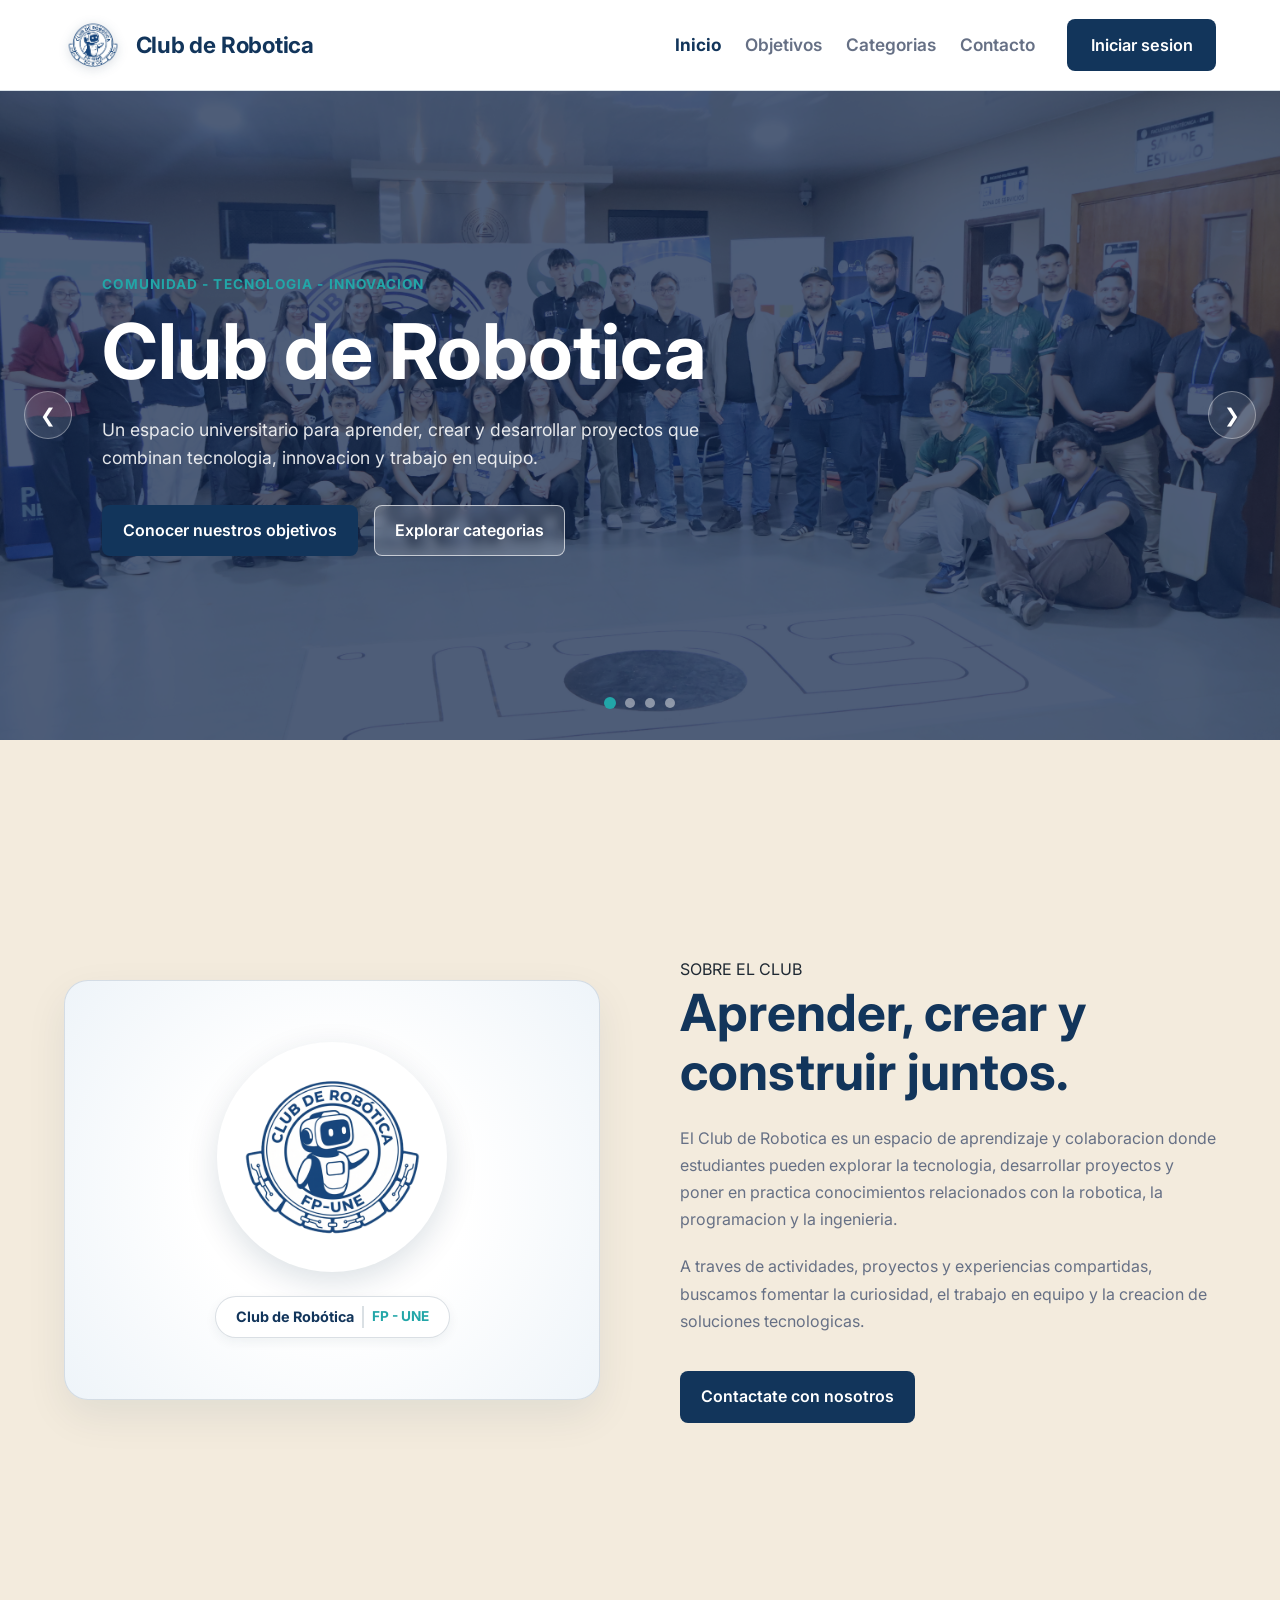
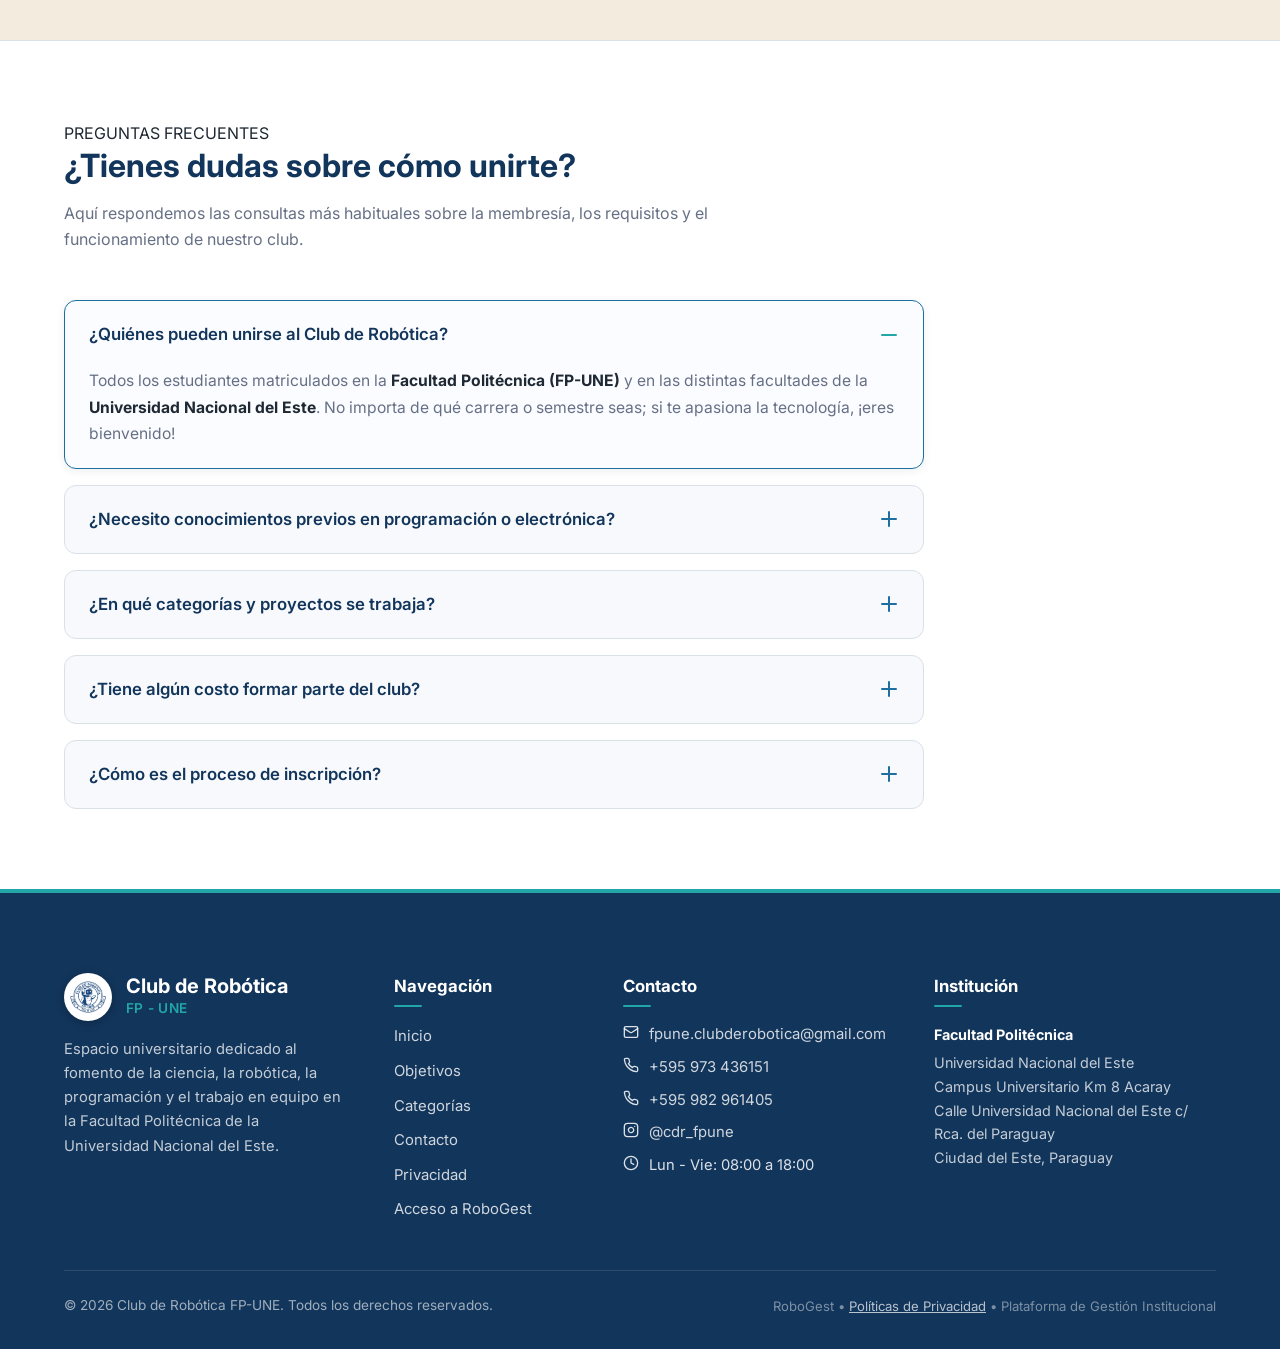
<file: club-robotica_front/index.html>
<!DOCTYPE html>
<html lang="es">
<head>
    <meta charset="UTF-8">
    <meta name="viewport" content="width=device-width, initial-scale=1.0">
    <meta name="theme-color" content="#12355B">

    <title>Club de Robótica | FP-UNE</title>
    <meta name="description" content="Club de Robótica de la Facultad Politécnica - Universidad Nacional del Este (FP-UNE). Innovación, formación, proyectos de robótica competitiva y tecnología en Ciudad del Este.">
    <meta name="keywords" content="Club de Robótica, FP-UNE, Robótica Paraguay, Universidad Nacional del Este, Arduino, Raspberry Pi, Inteligencia Artificial, Electrónica, Mecatrónica, Ciudad del Este">
    <meta name="author" content="Club de Robótica FP-UNE">
    <link rel="canonical" href="index.html">

    <!-- Open Graph (WhatsApp, Facebook, LinkedIn) -->
    <meta property="og:type" content="website">
    <meta property="og:site_name" content="Club de Robótica FP-UNE">
    <meta property="og:title" content="Club de Robótica | Facultad Politécnica - UNE">
    <meta property="og:description" content="Espacio universitario para aprender, crear y construir proyectos que combinan tecnología, robótica e innovación en equipo.">
    <meta property="og:image" content="assets/images/brand/logo_icono.png">
    <meta property="og:url" content="index.html">

    <!-- Twitter Card -->
    <meta name="twitter:card" content="summary">
    <meta name="twitter:title" content="Club de Robótica | FP-UNE">
    <meta name="twitter:description" content="Espacio universitario para aprender, crear y construir proyectos de robótica e innovación.">
    <meta name="twitter:image" content="assets/images/brand/logo_icono.png">

    <link rel="icon" type="image/png" href="assets/images/brand/logo_icono.png">

    <link rel="preconnect" href="https://fonts.googleapis.com">
    <link rel="preconnect" href="https://fonts.gstatic.com" crossorigin>

    <link href="https://fonts.googleapis.com/css2?family=Inter:wght@400;500;600;700&display=swap" rel="stylesheet">

    <link rel="stylesheet" href="css/style.css?v=2.6">
    <link rel="stylesheet" href="css/pages/home.css?v=2.6">
    <link rel="stylesheet" href="css/responsive.css?v=2.6">
</head>

<body>

    <header class="site-header">

        <nav class="navbar container">

            <!-- Identidad del club -->
            <a href="index.html" class="brand">

                <img src="assets/images/brand/logo_icono.png" alt="Logo Club de Robótica FP-UNE" class="brand-logo">

                <span class="brand-name">
                    Club de Robotica
                </span>

            </a>


            <!-- Boton del menu movil -->

            <button
                class="nav-toggle"
                type="button"
                aria-label="Abrir menu de navegacion"
                aria-expanded="false"
            >
                <span></span>
                <span></span>
                <span></span>
            </button>


            <!-- Menu de navegacion -->

            <div class="nav-menu">

                <!-- Enlaces de navegacion -->

                <div class="nav-links">

                    <a href="index.html" class="nav-link nav-link--active">
                        Inicio
                    </a>

                    <a href="objetivos.html" class="nav-link">
                        Objetivos
                    </a>

                    <a href="categorias.html" class="nav-link">
                        Categorias
                    </a>

                    <a href="contacto.html" class="nav-link">
                        Contacto
                    </a>

                </div>


                <!-- Acceso al inicio de sesion -->

                <a href="login.html" class="btn btn--primary nav-login">
                    Iniciar sesion
                </a>

            </div>

        </nav>

    </header>

    <main>

        <!--========================================
            HERO PRINCIPAL
        ======================================== -->
        <section class="hero" role="region" aria-roledescription="carrusel" aria-label="Galería de actividades y proyectos del Club de Robótica" tabindex="0">

            <!-- Contenedor de las imagenes -->
            <div class="hero-slider">

                <!-- Imagen 1 -->
                <div class="hero-slide hero-slide--active">
                    <img
                        src="assets/images/club/carrusel_foto_todos_ect2026.JPG"
                        alt="Equipo del Club de Robotica en ECT 2026"
                    >
                </div>

                <!-- Imagen 2 -->
                <div class="hero-slide">
                    <img
                        src="assets/images/club/carrusel_sumo_ect.JPG"
                        alt="Competencia de Robotica Sumo ECT"
                    >
                </div>

                <!-- Imagen 3 -->
                <div class="hero-slide">
                    <img
                        src="assets/images/club/carrusel_claudio_cami_fio_ect.jpeg"
                        alt="Integrantes del Club de Robotica en actividad tecnologica"
                    >
                </div>

                <!-- Imagen 4 -->
                <div class="hero-slide">
                    <img
                        src="assets/images/club/carrusel_foto_grupal_interna.jpeg"
                        alt="Encuentro grupal de los miembros del Club de Robotica"
                    >
                </div>
            </div>


            <!-- Capa para mejorar la legibilidad del texto -->
            <div class="hero-overlay"></div>


            <!-- Contenido principal del Hero -->
            <div class="hero-content container">

                <p class="hero-eyebrow">
                    COMUNIDAD - TECNOLOGIA - INNOVACION
                </p>

                <h1 class="hero-title">
                    Club de Robotica
                </h1>

                <p class="hero-description">
                    Un espacio universitario para aprender, crear y desarrollar
                    proyectos que combinan tecnologia, innovacion y trabajo en equipo.
                </p>

                <div class="hero-actions">

                    <a href="objetivos.html" class="btn btn--primary">
                        Conocer nuestros objetivos
                    </a>

                    <a href="categorias.html" class="btn btn--secondary">
                        Explorar categorias
                    </a>

                </div>

            </div>


            <!-- Controles del slider -->
            <div class="hero-controls">

                <!-- Boton anterior -->
                <button
                    class="hero-arrow hero-arrow--previous"
                    type="button"
                    aria-label="Imagen anterior"
                >
                    &#10094;
                </button>


                <!-- Boton siguiente -->
                <button
                    class="hero-arrow hero-arrow--next"
                    type="button"
                    aria-label="Imagen siguiente"
                >
                    &#10095;
                </button>

            </div>


            <!-- Indicadores -->
            <div class="hero-indicators">

                <button
                    class="hero-indicator hero-indicator--active"
                    type="button"
                    aria-label="Mostrar imagen 1"
                ></button>

                <button
                    class="hero-indicator"
                    type="button"
                    aria-label="Mostrar imagen 2"
                ></button>

                <button
                    class="hero-indicator"
                    type="button"
                    aria-label="Mostrar imagen 3"
                ></button>

                <button
                    class="hero-indicator"
                    type="button"
                    aria-label="Mostrar imagen 4"
                ></button>

            </div>

        </section>

        <!-- ========================================
            SOBRE EL CLUB
        ======================================== -->

        <section class="about-club">

            <div class="container about-club__container">

                <!-- Emblema oficial del Club -->
                <div class="about-club__image-showcase">
                    <div class="about-club__logo-frame">
                        <img src="assets/images/brand/logo_icono.png" alt="Club de Robótica FP-UNE" class="about-club__logo-img">
                    </div>
                    <div class="about-club__logo-caption">
                        <span class="about-club__logo-tag">Club de Robótica</span>
                        <span class="about-club__logo-subtag">FP - UNE</span>
                    </div>
                </div>


                <!-- Contenido -->
                <div class="about-club__content">

                    <p class="section-label">
                        SOBRE EL CLUB
                    </p>

                    <h2>
                        Aprender, crear y construir juntos.
                    </h2>

                    <p>
                        El Club de Robotica es un espacio de aprendizaje y colaboracion
                        donde estudiantes pueden explorar la tecnologia, desarrollar
                        proyectos y poner en practica conocimientos relacionados con la
                        robotica, la programacion y la ingenieria.
                    </p>

                    <p>
                        A traves de actividades, proyectos y experiencias compartidas,
                        buscamos fomentar la curiosidad, el trabajo en equipo y la
                        creacion de soluciones tecnologicas.
                    </p>

                    <a href="contacto.html" class="btn btn--primary">
                        Contactate con nosotros
                    </a>

                </div>

            </div>

        </section>

        <!-- ========================================
            PREGUNTAS FRECUENTES (FAQ)
        ======================================== -->
        <section class="faq-section section section--white" id="faq">
            <div class="container">
                <div class="section-header faq-header">
                    <p class="section-label">PREGUNTAS FRECUENTES</p>
                    <h2 class="section-title">¿Tienes dudas sobre cómo unirte?</h2>
                    <p class="section-description">
                        Aquí respondemos las consultas más habituales sobre la membresía, los requisitos y el funcionamiento de nuestro club.
                    </p>
                </div>

                <div class="faq-accordion">
                    <details class="faq-item" open>
                        <summary class="faq-question">
                            <span>¿Quiénes pueden unirse al Club de Robótica?</span>
                            <span class="faq-icon" aria-hidden="true"></span>
                        </summary>
                        <div class="faq-answer">
                            <p>
                                Todos los estudiantes matriculados en la <strong>Facultad Politécnica (FP-UNE)</strong> y en las distintas facultades de la <strong>Universidad Nacional del Este</strong>. No importa de qué carrera o semestre seas; si te apasiona la tecnología, ¡eres bienvenido!
                            </p>
                        </div>
                    </details>

                    <details class="faq-item">
                        <summary class="faq-question">
                            <span>¿Necesito conocimientos previos en programación o electrónica?</span>
                            <span class="faq-icon" aria-hidden="true"></span>
                        </summary>
                        <div class="faq-answer">
                            <p>
                                <strong>¡Para nada!</strong> En el club promovemos el aprendizaje continuo desde cero. Organizamos talleres de iniciación (Arduino, lógica de programación, electrónica básica) y sesiones de mentoría con miembros más avanzados.
                            </p>
                        </div>
                    </details>

                    <details class="faq-item">
                        <summary class="faq-question">
                            <span>¿En qué categorías y proyectos se trabaja?</span>
                            <span class="faq-icon" aria-hidden="true"></span>
                        </summary>
                        <div class="faq-answer">
                            <p>
                                Desarrollamos robots de competencia (Seguidores de Línea, Minisumo, Combate), prototipos de Internet de las Cosas (IoT), automatización, diseño e impresión 3D, y programación de microcontroladores. Puedes ver más en nuestra página de <a href="categorias.html" class="faq-link">Categorías</a>.
                            </p>
                        </div>
                    </details>

                    <details class="faq-item">
                        <summary class="faq-question">
                            <span>¿Tiene algún costo formar parte del club?</span>
                            <span class="faq-icon" aria-hidden="true"></span>
                        </summary>
                        <div class="faq-answer">
                            <p>
                                <strong>No tiene costo de inscripción</strong> para estudiantes de la institución. Las actividades formativas y el uso de los espacios del laboratorio son gratuitos. Los componentes de proyectos específicos se gestionan en equipo o mediante fondos y auspicios del club.
                            </p>
                        </div>
                    </details>

                    <details class="faq-item">
                        <summary class="faq-question">
                            <span>¿Cómo es el proceso de inscripción?</span>
                            <span class="faq-icon" aria-hidden="true"></span>
                        </summary>
                        <div class="faq-answer">
                            <p>
                                Puedes enviarnos un mensaje desde nuestra página de <a href="contacto.html" class="faq-link">Contacto</a>, escribirnos a nuestro WhatsApp oficial o visitarnos en el laboratorio de la FP-UNE durante las convocatorias semestrales.
                            </p>
                        </div>
                    </details>
                </div>
            </div>
        </section>

    </main>

    <!-- ========================================
        PIE DE PAGINA INSTITUCIONAL
    ======================================== -->
    <footer class="site-footer">
        <div class="container footer-container">
            <div class="footer-grid">
                <!-- Columna 1: Identidad -->
                <div class="footer-col footer-col--brand">
                    <div class="footer-brand">
                        <img src="assets/images/brand/logo_icono.png" alt="Logo Club de Robótica FP-UNE" class="footer-logo">
                        <div>
                            <span class="footer-brand-title">Club de Robótica</span>
                            <span class="footer-brand-sub">FP - UNE</span>
                        </div>
                    </div>
                    <p class="footer-description">
                        Espacio universitario dedicado al fomento de la ciencia, la robótica, la programación y el trabajo en equipo en la Facultad Politécnica de la Universidad Nacional del Este.
                    </p>
                </div>

                <!-- Columna 2: Enlaces Rápidos -->
                <div class="footer-col">
                    <h3 class="footer-title">Navegación</h3>
                    <ul class="footer-links">
                        <li><a href="index.html">Inicio</a></li>
                        <li><a href="objetivos.html">Objetivos</a></li>
                        <li><a href="categorias.html">Categorías</a></li>
                        <li><a href="contacto.html">Contacto</a></li>
                        <li><a href="privacidad.html">Privacidad</a></li>
                        <li><a href="login.html">Acceso a RoboGest</a></li>
                    </ul>
                </div>

                <!-- Columna 3: Contacto -->
                <div class="footer-col">
                    <h3 class="footer-title">Contacto</h3>
                    <ul class="footer-contact">
                        <li>
                            <span class="footer-contact-icon" aria-hidden="true">
                                <svg width="16" height="16" viewBox="0 0 24 24" fill="none" stroke="currentColor" stroke-width="2" stroke-linecap="round" stroke-linejoin="round"><rect width="20" height="16" x="2" y="4" rx="2"/><path d="m22 7-8.97 5.7a1.94 1.94 0 0 1-2.06 0L2 7"/></svg>
                            </span>
                            <a href="mailto:fpune.clubderobotica@gmail.com">fpune.clubderobotica@gmail.com</a>
                        </li>
                        <li>
                            <span class="footer-contact-icon" aria-hidden="true">
                                <svg width="16" height="16" viewBox="0 0 24 24" fill="none" stroke="currentColor" stroke-width="2" stroke-linecap="round" stroke-linejoin="round"><path d="M22 16.92v3a2 2 0 0 1-2.18 2 19.79 19.79 0 0 1-8.63-3.07 19.5 19.5 0 0 1-6-6 19.79 19.79 0 0 1-3.07-8.67A2 2 0 0 1 4.11 2h3a2 2 0 0 1 2 1.72 12.84 12.84 0 0 0 .7 2.81 2 2 0 0 1-.45 2.11L8.09 9.91a16 16 0 0 0 6 6l1.27-1.27a2 2 0 0 1 2.11-.45 12.84 12.84 0 0 0 2.81.7A2 2 0 0 1 22 16.92z"/></svg>
                            </span>
                            <a href="https://wa.me/595973436151" target="_blank" rel="noopener noreferrer">+595 973 436151</a>
                        </li>
                        <li>
                            <span class="footer-contact-icon" aria-hidden="true">
                                <svg width="16" height="16" viewBox="0 0 24 24" fill="none" stroke="currentColor" stroke-width="2" stroke-linecap="round" stroke-linejoin="round"><path d="M22 16.92v3a2 2 0 0 1-2.18 2 19.79 19.79 0 0 1-8.63-3.07 19.5 19.5 0 0 1-6-6 19.79 19.79 0 0 1-3.07-8.67A2 2 0 0 1 4.11 2h3a2 2 0 0 1 2 1.72 12.84 12.84 0 0 0 .7 2.81 2 2 0 0 1-.45 2.11L8.09 9.91a16 16 0 0 0 6 6l1.27-1.27a2 2 0 0 1 2.11-.45 12.84 12.84 0 0 0 2.81.7A2 2 0 0 1 22 16.92z"/></svg>
                            </span>
                            <a href="https://wa.me/595982961405" target="_blank" rel="noopener noreferrer">+595 982 961405</a>
                        </li>
                        <li>
                            <span class="footer-contact-icon" aria-hidden="true">
                                <svg width="16" height="16" viewBox="0 0 24 24" fill="none" stroke="currentColor" stroke-width="2" stroke-linecap="round" stroke-linejoin="round"><rect width="20" height="20" x="2" y="2" rx="5" ry="5"/><path d="M16 11.37A4 4 0 1 1 12.63 8 4 4 0 0 1 16 11.37z"/><line x1="17.5" x2="17.51" y1="6.5" y2="6.5"/></svg>
                            </span>
                            <a href="https://www.instagram.com/cdr_fpune/" target="_blank" rel="noopener noreferrer">@cdr_fpune</a>
                        </li>
                        <li>
                            <span class="footer-contact-icon" aria-hidden="true">
                                <svg width="16" height="16" viewBox="0 0 24 24" fill="none" stroke="currentColor" stroke-width="2" stroke-linecap="round" stroke-linejoin="round"><circle cx="12" cy="12" r="10"/><polyline points="12 6 12 12 16 14"/></svg>
                            </span>
                            <span>Lun - Vie: 08:00 a 18:00</span>
                        </li>
                    </ul>
                </div>

                <!-- Columna 4: Institución & Ubicación -->
                <div class="footer-col">
                    <h3 class="footer-title">Institución</h3>
                    <address class="footer-address">
                        <p class="footer-institution"><strong>Facultad Politécnica</strong></p>
                        <p>Universidad Nacional del Este</p>
                        <p>Campus Universitario Km 8 Acaray</p>
                        <p>Calle Universidad Nacional del Este c/ Rca. del Paraguay</p>
                        <p>Ciudad del Este, Paraguay</p>
                    </address>
                </div>
            </div>

            <div class="footer-bottom">
                <p>&copy; 2026 Club de Robótica FP-UNE. Todos los derechos reservados.</p>
                <p class="footer-meta">RoboGest &bull; <a href="privacidad.html" class="footer-privacy-link">Políticas de Privacidad</a> &bull; Plataforma de Gestión Institucional</p>
            </div>
        </div>
    </footer>

    <script src="js/main.js?v=2.6"></script>
    <script src="js/navigation.js?v=2.6"></script>
</body>
</html>
</file>
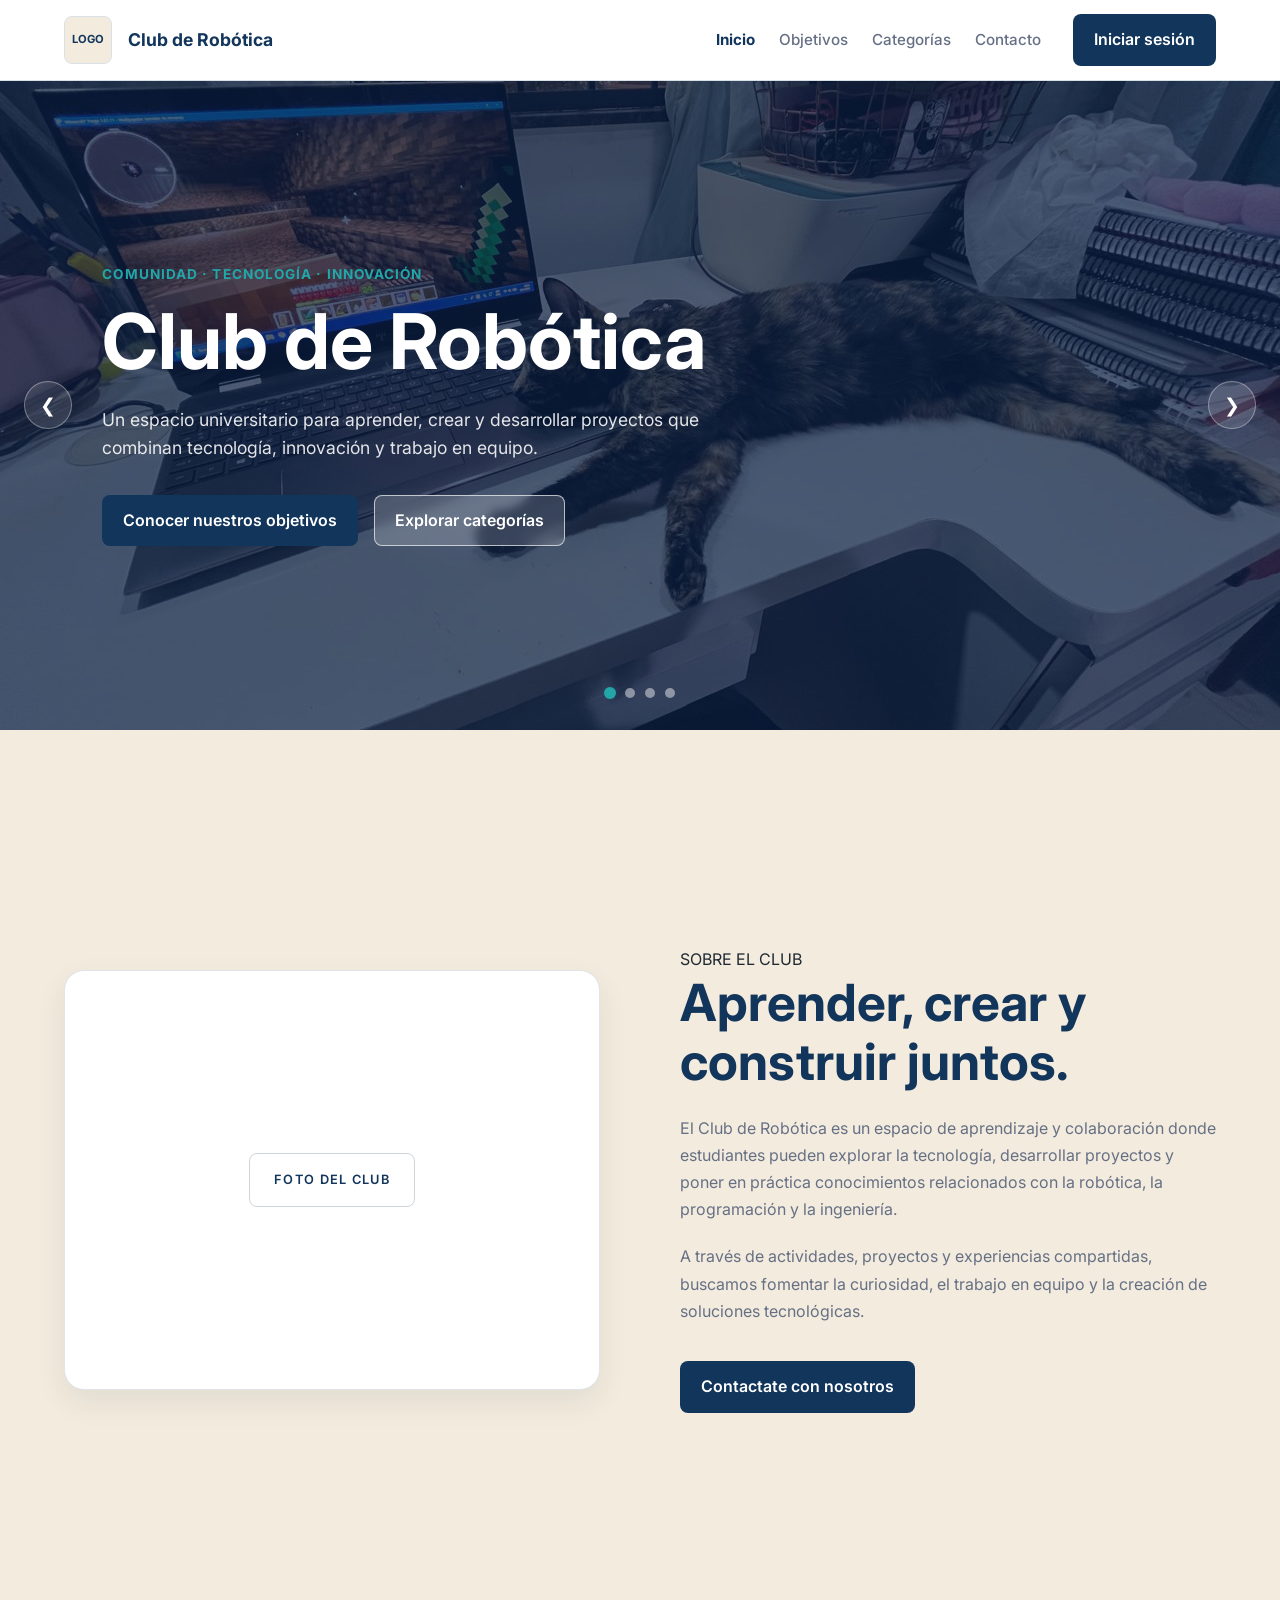
<file: club-robotica_front/club-robotica/index.html>
<!DOCTYPE html>
<html lang="es">
<head>
    <meta charset="UTF-8">
    <meta name="viewport" content="width=device-width, initial-scale=1.0">

    <title>Club de Robótica | Inicio</title>

    <link rel="preconnect" href="https://fonts.googleapis.com">
    <link rel="preconnect" href="https://fonts.gstatic.com" crossorigin>

    <link href="https://fonts.googleapis.com/css2?family=Inter:wght@400;500;600;700&display=swap" rel="stylesheet">

    <link rel="stylesheet" href="css/style.css">
    <link rel="stylesheet" href="css/pages/home.css">
    <link rel="stylesheet" href="css/responsive.css">
</head>

<body>

    <header class="site-header">

        <nav class="navbar container">

            <!-- Identidad del club -->
            <a href="index.html" class="brand">

                <div class="logo-placeholder" aria-hidden="true">
                    LOGO
                </div>

                <span class="brand-name">
                    Club de Robótica
                </span>

            </a>


            <!-- Botón del menú móvil -->

            <button
                class="nav-toggle"
                type="button"
                aria-label="Abrir menú de navegación"
                aria-expanded="false"
            >
                <span></span>
                <span></span>
                <span></span>
            </button>


            <!-- Menú de navegación -->

            <div class="nav-menu">

                <!-- Enlaces de navegación -->

                <div class="nav-links">

                    <a href="index.html" class="nav-link nav-link--active">
                        Inicio
                    </a>

                    <a href="objetivos.html" class="nav-link">
                        Objetivos
                    </a>

                    <a href="categorias.html" class="nav-link">
                        Categorías
                    </a>

                    <a href="contacto.html" class="nav-link">
                        Contacto
                    </a>

                </div>


                <!-- Acceso al inicio de sesión -->

                <a href="login.html" class="btn btn--primary nav-login">
                    Iniciar sesión
                </a>

            </div>

        </nav>

    </header>

    <main>

        <!--========================================
            HERO PRINCIPAL
        ======================================== -->
        <section class="hero">

            <!-- Contenedor de las imágenes -->
            <div class="hero-slider">

                <!-- Imagen 1 -->
                <div class="hero-slide hero-slide--active">
                    <img
                        src="assets/images/club/hero-1.jpg"
                        alt="Actividad del Club de Robótica"
                    >
                </div>

                <!-- Imagen 2 -->
                <div class="hero-slide">
                    <img
                        src="assets/images/club/hero-2.jpg"
                        alt="Proyecto tecnológico del Club de Robótica"
                    >
                </div>

                <!-- Imagen 3 -->
                <div class="hero-slide">
                    <img
                        src="assets/images/club/hero-3.jpg"
                        alt="Actividad educativa relacionada con tecnología"
                    >
                </div>

                <!-- Imagen 4 -->
                <div class="hero-slide">
                    <img
                        src="assets/images/club/hero-4.jpg"
                        alt="Estudiantes y actividades del Club de Robótica"
                    >
                </div>

            </div>


            <!-- Capa para mejorar la legibilidad del texto -->
            <div class="hero-overlay"></div>


            <!-- Contenido principal del Hero -->
            <div class="hero-content container">

                <p class="hero-eyebrow">
                    COMUNIDAD · TECNOLOGÍA · INNOVACIÓN
                </p>

                <h1 class="hero-title">
                    Club de Robótica
                </h1>

                <p class="hero-description">
                    Un espacio universitario para aprender, crear y desarrollar
                    proyectos que combinan tecnología, innovación y trabajo en equipo.
                </p>

                <div class="hero-actions">

                    <a href="objetivos.html" class="btn btn--primary">
                        Conocer nuestros objetivos
                    </a>

                    <a href="categorias.html" class="btn btn--secondary">
                        Explorar categorías
                    </a>

                </div>

            </div>


            <!-- Controles del slider -->
            <div class="hero-controls">

                <!-- Botón anterior -->
                <button
                    class="hero-arrow hero-arrow--previous"
                    type="button"
                    aria-label="Imagen anterior"
                >
                    &#10094;
                </button>


                <!-- Botón siguiente -->
                <button
                    class="hero-arrow hero-arrow--next"
                    type="button"
                    aria-label="Imagen siguiente"
                >
                    &#10095;
                </button>

            </div>


            <!-- Indicadores -->
            <div class="hero-indicators">

                <button
                    class="hero-indicator hero-indicator--active"
                    type="button"
                    aria-label="Mostrar imagen 1"
                ></button>

                <button
                    class="hero-indicator"
                    type="button"
                    aria-label="Mostrar imagen 2"
                ></button>

                <button
                    class="hero-indicator"
                    type="button"
                    aria-label="Mostrar imagen 3"
                ></button>

                <button
                    class="hero-indicator"
                    type="button"
                    aria-label="Mostrar imagen 4"
                ></button>

            </div>

        </section>

        <!-- ========================================
            SOBRE EL CLUB
        ======================================== -->

        <section class="about-club">

            <div class="container about-club__container">

                <!-- Imagen temporal / Placeholder -->
                <div class="about-club__image-placeholder">

                    <span>FOTO DEL CLUB</span>

                </div>


                <!-- Contenido -->
                <div class="about-club__content">

                    <p class="section-label">
                        SOBRE EL CLUB
                    </p>

                    <h2>
                        Aprender, crear y construir juntos.
                    </h2>

                    <p>
                        El Club de Robótica es un espacio de aprendizaje y colaboración
                        donde estudiantes pueden explorar la tecnología, desarrollar
                        proyectos y poner en práctica conocimientos relacionados con la
                        robótica, la programación y la ingeniería.
                    </p>

                    <p>
                        A través de actividades, proyectos y experiencias compartidas,
                        buscamos fomentar la curiosidad, el trabajo en equipo y la
                        creación de soluciones tecnológicas.
                    </p>

                    <a href="contacto.html" class="btn btn--primary">
                        Contactate con nosotros
                    </a>

                </div>

            </div>

        </section>

    </main>

    <script src="js/main.js"></script>
    <script src="js/navigation.js"></script>
</body>
</html>
</file>
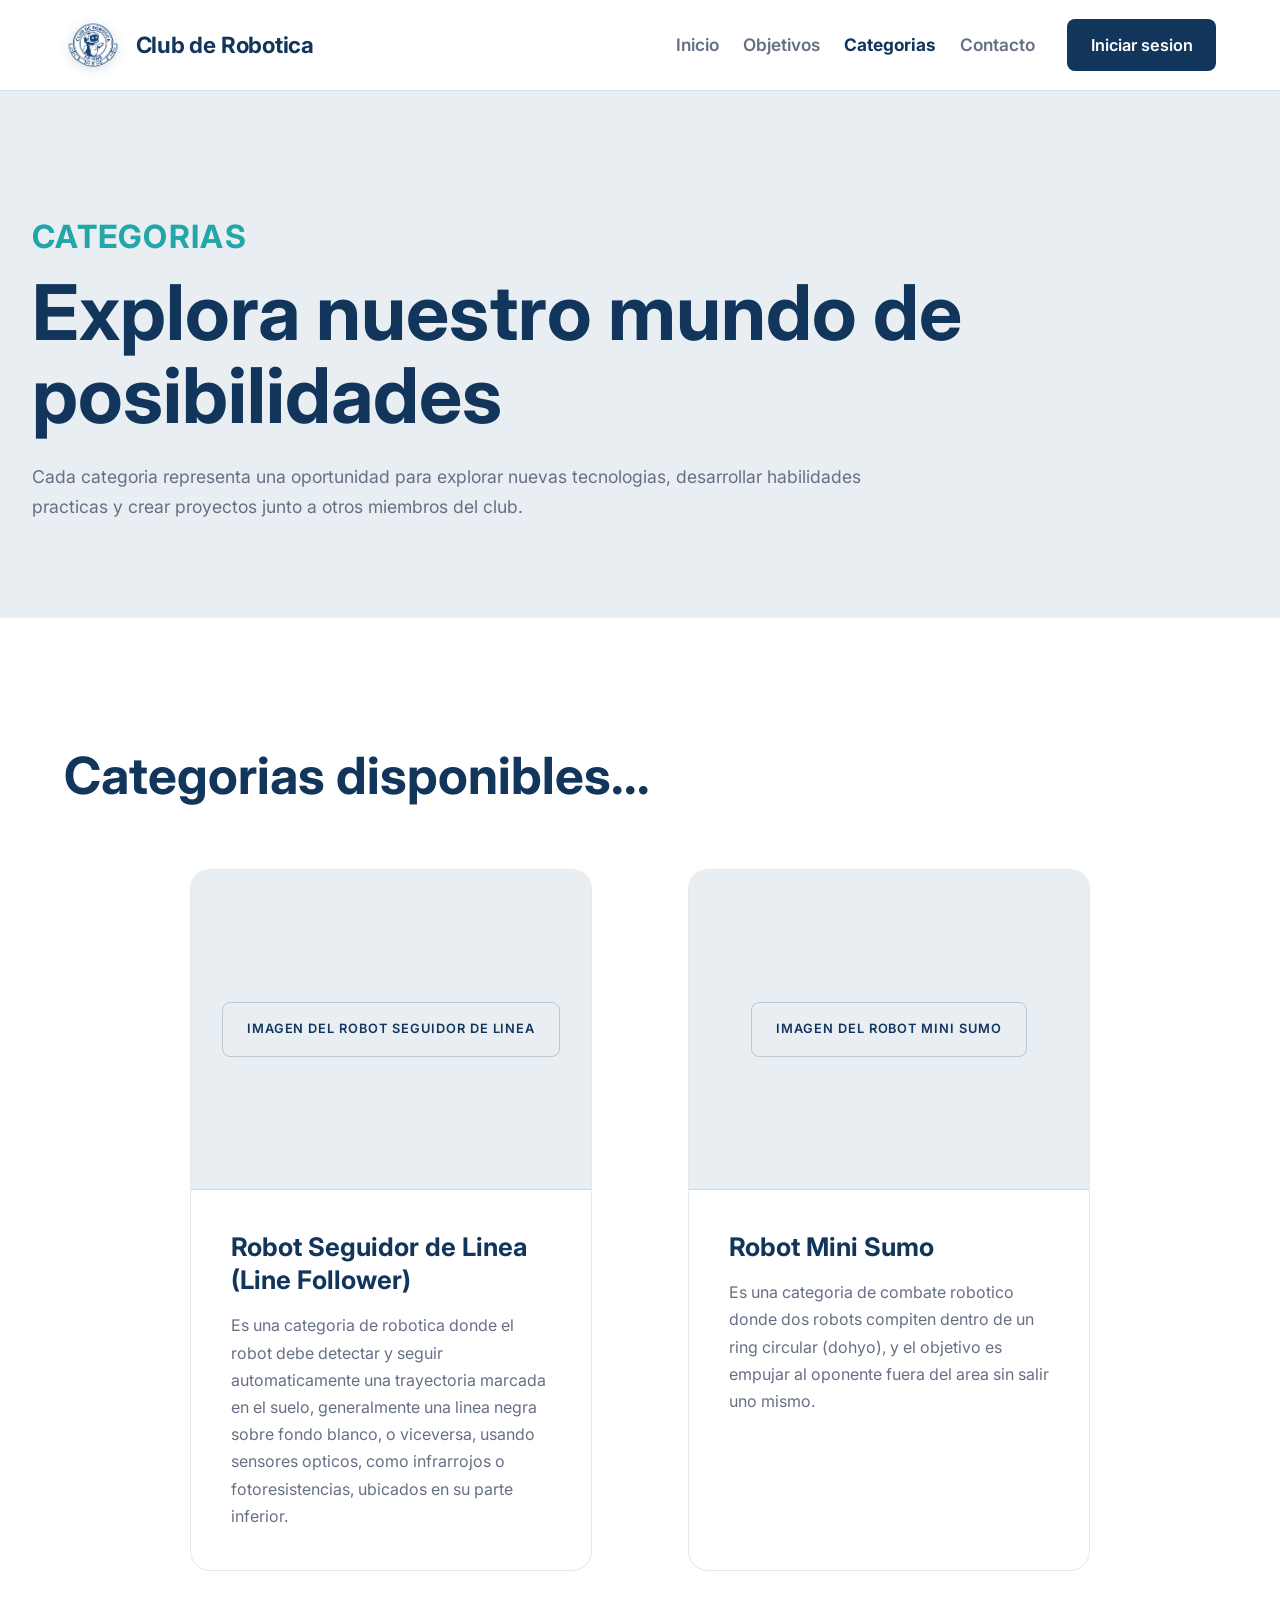
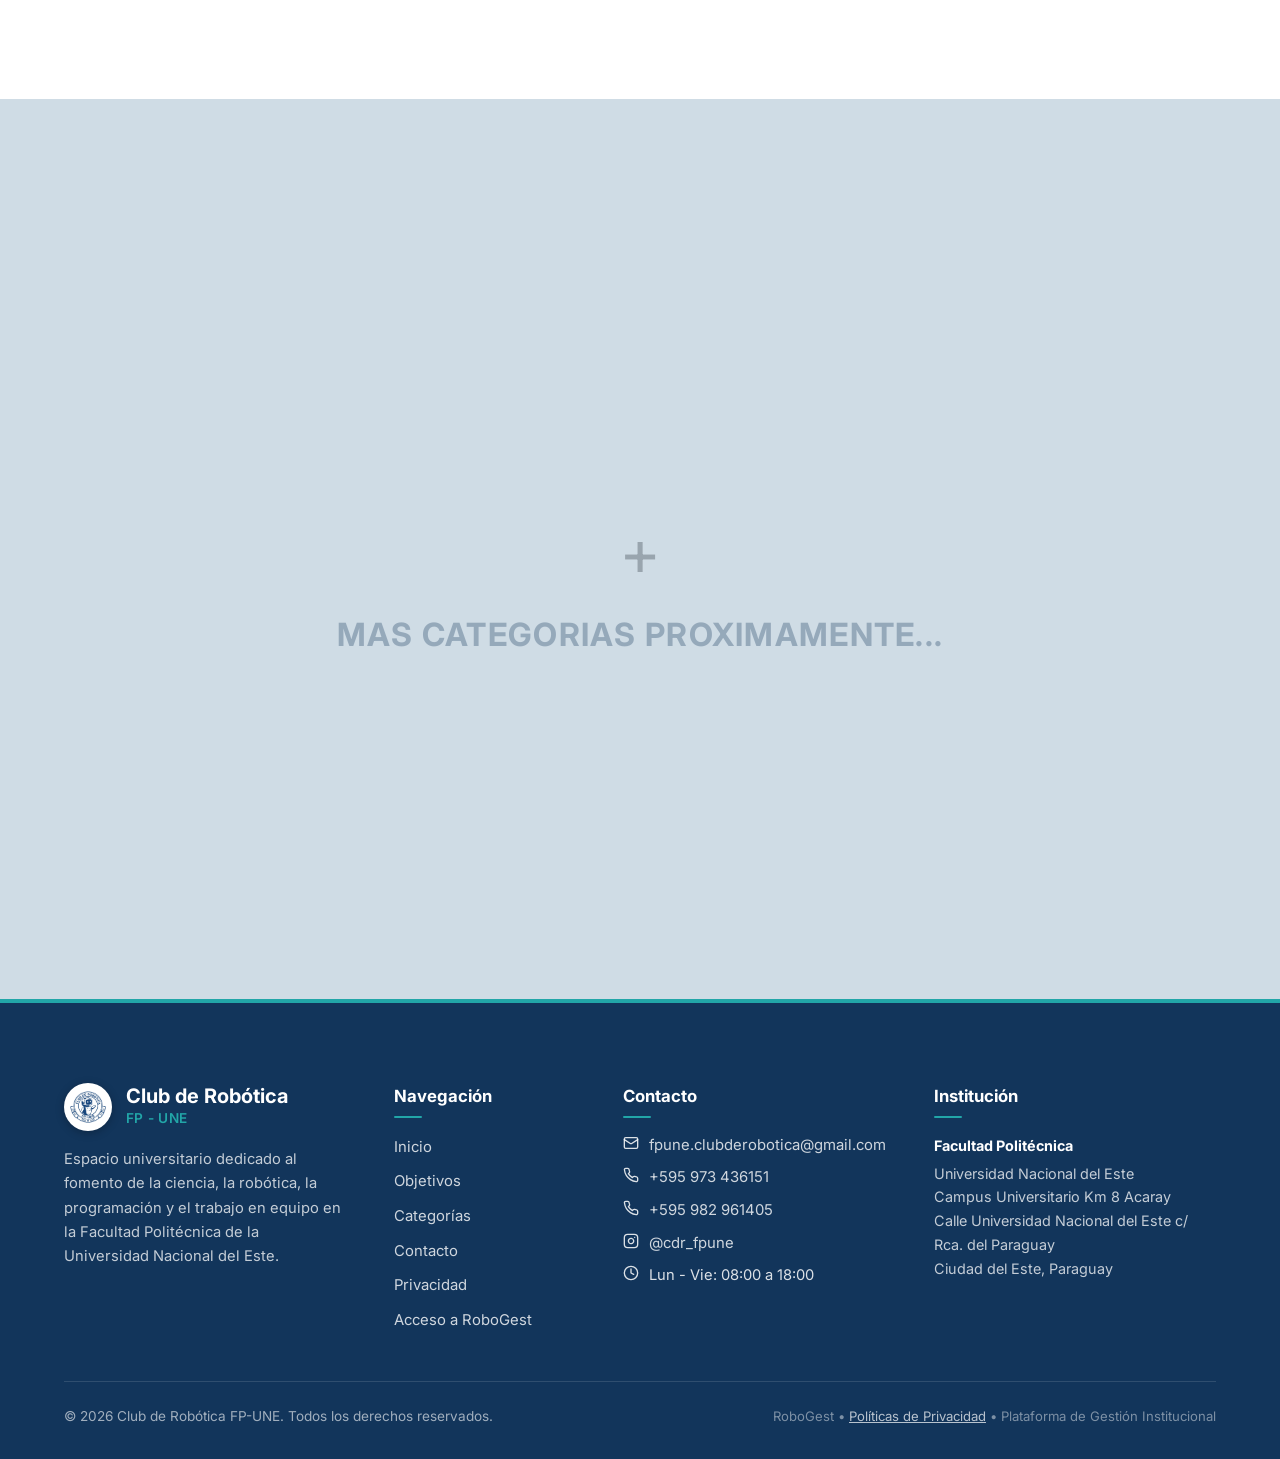
<file: club-robotica_front/categorias.html>
<!DOCTYPE html>

<html lang="es">

<head>

    <meta charset="UTF-8">

    <meta
        name="viewport"
        content="width=device-width, initial-scale=1.0"
    >

    <title>Club de Robotica | Categorias</title>
    <link rel="icon" type="image/png" href="assets/images/brand/logo_icono.png">

    <!-- Tipografia -->

    <link
        rel="preconnect"
        href="https://fonts.googleapis.com"
    >

    <link
        rel="preconnect"
        href="https://fonts.gstatic.com"
        crossorigin
    >

    <link
        href="https://fonts.googleapis.com/css2?family=Inter:wght@400;500;600;700&display=swap"
        rel="stylesheet"
    >

    <!-- Estilos globales -->

    <link
        rel="stylesheet"
        href="css/style.css?v=2.4"
    >

    <!-- Estilos especificos de la pagina Categorias -->

    <link
        rel="stylesheet"
        href="css/pages/categories.css?v=2.4"
    >

    <!-- Estilos responsive -->

    <link
        rel="stylesheet"
        href="css/responsive.css?v=2.4"
    >

</head>

<body>

    <!-- ========================================
         BARRA DE NAVEGACION
    ========================================= -->

    <header class="site-header">

        <nav class="navbar container">

            <!-- Identidad del club -->

            <a
                href="index.html"
                class="brand"
            >

                <img src="assets/images/brand/logo_icono.png" alt="Logo Club de Robótica FP-UNE" class="brand-logo">

                <span class="brand-name">
                    Club de Robotica
                </span>

            </a>

            <!-- Boton hamburguesa -->

            <button
                class="nav-toggle"
                type="button"
                aria-label="Abrir menu de navegacion"
                aria-expanded="false"
            >

                <span></span>
                <span></span>
                <span></span>

            </button>

            <!-- Menu de navegacion -->

            <div class="nav-menu">

                <div class="nav-links">

                    <a
                        href="index.html"
                        class="nav-link"
                    >
                        Inicio
                    </a>

                    <a
                        href="objetivos.html"
                        class="nav-link"
                    >
                        Objetivos
                    </a>

                    <a
                        href="categorias.html"
                        class="nav-link nav-link--active"
                    >
                        Categorias
                    </a>

                    <a
                        href="contacto.html"
                        class="nav-link"
                    >
                        Contacto
                    </a>

                </div>

                <!-- Acceso al inicio de sesion -->

                <a
                    href="login.html"
                    class="btn btn--primary nav-login"
                >
                    Iniciar sesion
                </a>

            </div>

        </nav>

    </header>

    <!-- ========================================
         CONTENIDO PRINCIPAL
    ========================================= -->

    <main>

        <!-- ========================================
             INTRODUCCION
        ========================================= -->

        <section class="categories-hero">

            <div class="container categories-hero__content">

                <p class="section-label">
                    CATEGORIAS
                </p>

                <h1>
                    Explora nuestro mundo de posibilidades
                </h1>

                <p>
                    Cada categoria representa una oportunidad para explorar
                    nuevas tecnologias, desarrollar habilidades practicas y
                    crear proyectos junto a otros miembros del club.
                </p>

            </div>

        </section>

        <!-- ========================================
             CATEGORIAS DISPONIBLES
        ========================================= -->

        <section class="available-categories">

            <div class="container">

                <div class="available-categories__heading">

                    <h2>
                        Categorias disponibles...
                    </h2>

                </div>

                <!-- Tarjetas de categorias -->

                <div class="categories-grid">

                    <!-- Robot Seguidor de Linea -->

                    <article class="category-card">

                        <!-- Placeholder para futura imagen -->

                        <div class="category-card__image-placeholder">

                            <span>
                                IMAGEN DEL ROBOT SEGUIDOR DE LINEA
                            </span>

                        </div>

                        <div class="category-card__content">

                            <h3>
                                Robot Seguidor de Linea
                                (Line Follower)
                            </h3>

                            <p>
                                Es una categoria de robotica donde el robot debe
                                detectar y seguir automaticamente una trayectoria
                                marcada en el suelo, generalmente una linea negra
                                sobre fondo blanco, o viceversa, usando sensores
                                opticos, como infrarrojos o fotoresistencias,
                                ubicados en su parte inferior.
                            </p>

                        </div>

                    </article>

                    <!-- Robot Mini Sumo -->

                    <article class="category-card">

                        <!-- Placeholder para futura imagen -->

                        <div class="category-card__image-placeholder">

                            <span>
                                IMAGEN DEL ROBOT MINI SUMO
                            </span>

                        </div>

                        <div class="category-card__content">

                            <h3>
                                Robot Mini Sumo
                            </h3>

                            <p>
                                Es una categoria de combate robotico donde dos
                                robots compiten dentro de un ring circular
                                (dohyo), y el objetivo es empujar al oponente
                                fuera del area sin salir uno mismo.
                            </p>

                        </div>

                    </article>

                </div>

            </div>

        </section>

        <!-- ========================================
             MAS CATEGORIAS PROXIMAMENTE
        ========================================= -->

        <section class="coming-soon">

            <div class="container coming-soon__content">

                <!-- Reloj de arena -->

                <div
                    class="coming-soon__hourglass"
                    aria-hidden="true"
                >
                    +
                </div>

                <p class="section-label">
                    MAS CATEGORIAS PROXIMAMENTE...
                </p>

                <p>
                    Esto es solo el comienzo. Seguimos explorando nuevas ideas
                    y tecnologias para crear mas oportunidades de aprender,
                    experimentar y construir juntos.
                </p>

            </div>

        </section>

    </main>

    <!-- ========================================
        PIE DE PAGINA INSTITUCIONAL
    ======================================== -->
    <footer class="site-footer">
        <div class="container footer-container">
            <div class="footer-grid">
                <!-- Columna 1: Identidad -->
                <div class="footer-col footer-col--brand">
                    <div class="footer-brand">
                        <img src="assets/images/brand/logo_icono.png" alt="Logo Club de Robótica FP-UNE" class="footer-logo">
                        <div>
                            <span class="footer-brand-title">Club de Robótica</span>
                            <span class="footer-brand-sub">FP - UNE</span>
                        </div>
                    </div>
                    <p class="footer-description">
                        Espacio universitario dedicado al fomento de la ciencia, la robótica, la programación y el trabajo en equipo en la Facultad Politécnica de la Universidad Nacional del Este.
                    </p>
                </div>

                <!-- Columna 2: Enlaces Rápidos -->
                <div class="footer-col">
                    <h3 class="footer-title">Navegación</h3>
                    <ul class="footer-links">
                        <li><a href="index.html">Inicio</a></li>
                        <li><a href="objetivos.html">Objetivos</a></li>
                        <li><a href="categorias.html">Categorías</a></li>
                        <li><a href="contacto.html">Contacto</a></li>
                        <li><a href="privacidad.html">Privacidad</a></li>
                        <li><a href="login.html">Acceso a RoboGest</a></li>
                    </ul>
                </div>

                <!-- Columna 3: Contacto -->
                <div class="footer-col">
                    <h3 class="footer-title">Contacto</h3>
                    <ul class="footer-contact">
                        <li>
                            <span class="footer-contact-icon" aria-hidden="true">
                                <svg width="16" height="16" viewBox="0 0 24 24" fill="none" stroke="currentColor" stroke-width="2" stroke-linecap="round" stroke-linejoin="round"><rect width="20" height="16" x="2" y="4" rx="2"/><path d="m22 7-8.97 5.7a1.94 1.94 0 0 1-2.06 0L2 7"/></svg>
                            </span>
                            <a href="mailto:fpune.clubderobotica@gmail.com">fpune.clubderobotica@gmail.com</a>
                        </li>
                        <li>
                            <span class="footer-contact-icon" aria-hidden="true">
                                <svg width="16" height="16" viewBox="0 0 24 24" fill="none" stroke="currentColor" stroke-width="2" stroke-linecap="round" stroke-linejoin="round"><path d="M22 16.92v3a2 2 0 0 1-2.18 2 19.79 19.79 0 0 1-8.63-3.07 19.5 19.5 0 0 1-6-6 19.79 19.79 0 0 1-3.07-8.67A2 2 0 0 1 4.11 2h3a2 2 0 0 1 2 1.72 12.84 12.84 0 0 0 .7 2.81 2 2 0 0 1-.45 2.11L8.09 9.91a16 16 0 0 0 6 6l1.27-1.27a2 2 0 0 1 2.11-.45 12.84 12.84 0 0 0 2.81.7A2 2 0 0 1 22 16.92z"/></svg>
                            </span>
                            <a href="https://wa.me/595973436151" target="_blank" rel="noopener noreferrer">+595 973 436151</a>
                        </li>
                        <li>
                            <span class="footer-contact-icon" aria-hidden="true">
                                <svg width="16" height="16" viewBox="0 0 24 24" fill="none" stroke="currentColor" stroke-width="2" stroke-linecap="round" stroke-linejoin="round"><path d="M22 16.92v3a2 2 0 0 1-2.18 2 19.79 19.79 0 0 1-8.63-3.07 19.5 19.5 0 0 1-6-6 19.79 19.79 0 0 1-3.07-8.67A2 2 0 0 1 4.11 2h3a2 2 0 0 1 2 1.72 12.84 12.84 0 0 0 .7 2.81 2 2 0 0 1-.45 2.11L8.09 9.91a16 16 0 0 0 6 6l1.27-1.27a2 2 0 0 1 2.11-.45 12.84 12.84 0 0 0 2.81.7A2 2 0 0 1 22 16.92z"/></svg>
                            </span>
                            <a href="https://wa.me/595982961405" target="_blank" rel="noopener noreferrer">+595 982 961405</a>
                        </li>
                        <li>
                            <span class="footer-contact-icon" aria-hidden="true">
                                <svg width="16" height="16" viewBox="0 0 24 24" fill="none" stroke="currentColor" stroke-width="2" stroke-linecap="round" stroke-linejoin="round"><rect width="20" height="20" x="2" y="2" rx="5" ry="5"/><path d="M16 11.37A4 4 0 1 1 12.63 8 4 4 0 0 1 16 11.37z"/><line x1="17.5" x2="17.51" y1="6.5" y2="6.5"/></svg>
                            </span>
                            <a href="https://www.instagram.com/cdr_fpune/" target="_blank" rel="noopener noreferrer">@cdr_fpune</a>
                        </li>
                        <li>
                            <span class="footer-contact-icon" aria-hidden="true">
                                <svg width="16" height="16" viewBox="0 0 24 24" fill="none" stroke="currentColor" stroke-width="2" stroke-linecap="round" stroke-linejoin="round"><circle cx="12" cy="12" r="10"/><polyline points="12 6 12 12 16 14"/></svg>
                            </span>
                            <span>Lun - Vie: 08:00 a 18:00</span>
                        </li>
                    </ul>
                </div>

                <!-- Columna 4: Institución & Ubicación -->
                <div class="footer-col">
                    <h3 class="footer-title">Institución</h3>
                    <address class="footer-address">
                        <p class="footer-institution"><strong>Facultad Politécnica</strong></p>
                        <p>Universidad Nacional del Este</p>
                        <p>Campus Universitario Km 8 Acaray</p>
                        <p>Calle Universidad Nacional del Este c/ Rca. del Paraguay</p>
                        <p>Ciudad del Este, Paraguay</p>
                    </address>
                </div>
            </div>

            <div class="footer-bottom">
                <p>&copy; 2026 Club de Robótica FP-UNE. Todos los derechos reservados.</p>
                <p class="footer-meta">RoboGest &bull; <a href="privacidad.html" class="footer-privacy-link">Políticas de Privacidad</a> &bull; Plataforma de Gestión Institucional</p>
            </div>
        </div>
    </footer>

    <!-- JavaScript -->
    <script src="js/main.js?v=2.6"></script>
    <script src="js/navigation.js?v=2.6"></script>

</body>
</html>
</file>
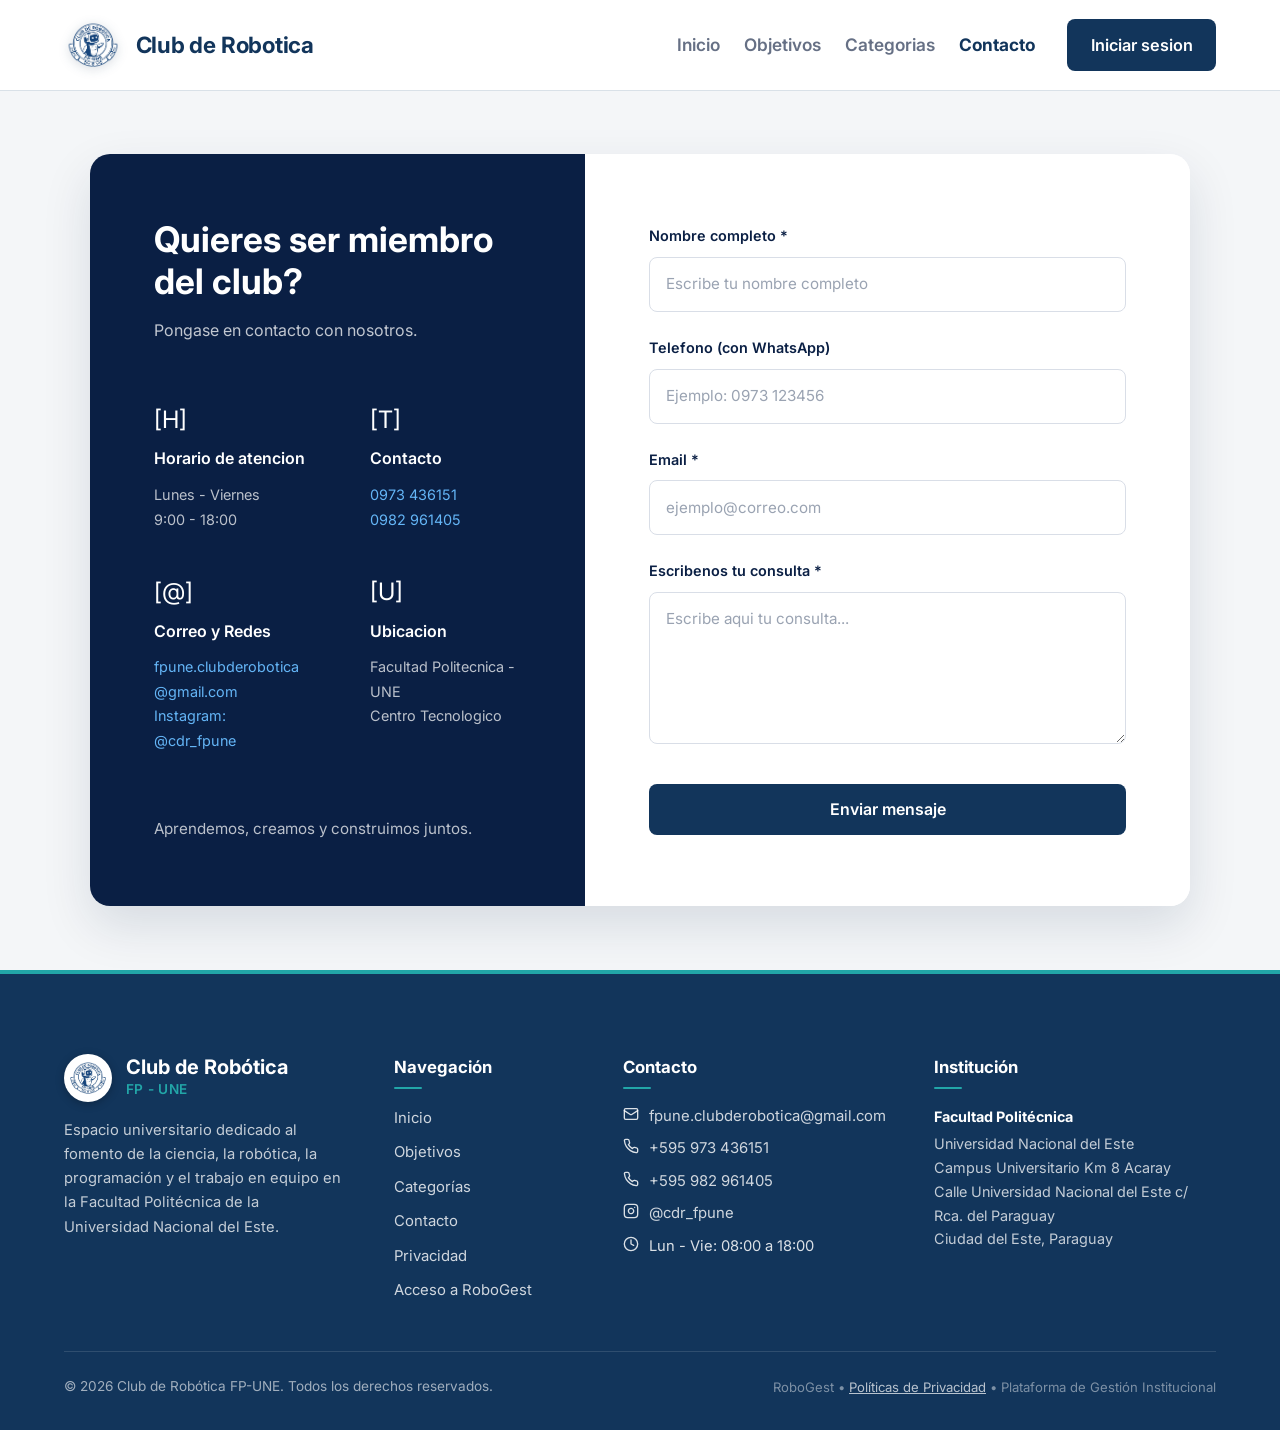
<file: club-robotica_front/contacto.html>
<!DOCTYPE html>
<html lang="es">
<head>
    <meta charset="UTF-8">

    <meta
        name="viewport"
        content="width=device-width, initial-scale=1.0"
    >

    <title>Club de Robotica | Contacto</title>
    <link rel="icon" type="image/png" href="assets/images/brand/logo_icono.png">

    <!-- Tipografia -->
    <link
        rel="preconnect"
        href="https://fonts.googleapis.com"
    >

    <link
        rel="preconnect"
        href="https://fonts.gstatic.com"
        crossorigin
    >

    <link
        href="https://fonts.googleapis.com/css2?family=Inter:wght@400;500;600;700&display=swap"
        rel="stylesheet"
    >

    <!-- Estilos globales -->
    <link
        rel="stylesheet"
        href="css/style.css?v=2.5"
    >

    <!-- Estilos especificos de la pagina Contacto -->
    <link
        rel="stylesheet"
        href="css/pages/contact.css?v=2.5"
    >

    <!-- Estilos responsive -->
    <link
        rel="stylesheet"
        href="css/responsive.css?v=2.5"
    >
</head>

<body>

    <!-- ========================================
    BARRA DE NAVEGACION
    ========================================= -->

    <header class="site-header">
        <nav class="navbar container">

            <!-- Identidad del club -->
            <a href="index.html" class="brand">

                <img src="assets/images/brand/logo_icono.png" alt="Logo Club de Robótica FP-UNE" class="brand-logo">

                <span class="brand-name">
                    Club de Robotica
                </span>

            </a>

            <!-- Boton hamburguesa -->
            <button
                class="nav-toggle"
                type="button"
                aria-label="Abrir menu de navegacion"
                aria-expanded="false"
            >
                <span></span>
                <span></span>
                <span></span>
            </button>

            <!-- Menu de navegacion -->
            <div class="nav-menu">

                <div class="nav-links">

                    <a
                        href="index.html"
                        class="nav-link"
                    >
                        Inicio
                    </a>

                    <a
                        href="objetivos.html"
                        class="nav-link"
                    >
                        Objetivos
                    </a>

                    <a
                        href="categorias.html"
                        class="nav-link"
                    >
                        Categorias
                    </a>

                    <a
                        href="contacto.html"
                        class="nav-link nav-link--active"
                    >
                        Contacto
                    </a>

                </div>

                <!-- Acceso al inicio de sesion -->
                <a
                    href="login.html"
                    class="btn btn--primary nav-login"
                >
                    Iniciar sesion
                </a>

            </div>

        </nav>
    </header>


    <!-- ========================================
    CONTENIDO PRINCIPAL
    ========================================= -->

    <main>

        <!-- ========================================
        SECCION DE CONTACTO
        ========================================= -->

        <section class="contact-section">

            <div class="container">

                <!-- Tarjeta principal -->
                <div class="contact-card">

                    <!-- ========================================
                    INFORMACION DE CONTACTO
                    ========================================= -->

                    <div class="contact-info">

                        <div class="contact-info__intro">

                            <h1>
                                Quieres ser miembro del club?
                            </h1>

                            <p>
                                Pongase en contacto con nosotros.
                            </p>

                        </div>


                        <!-- Informacion organizada en 2 x 2 -->
                        <div class="contact-info__grid">

                            <!-- Horario -->
                            <div class="contact-info__item">

                                <span
                                    class="contact-info__icon"
                                    aria-hidden="true"
                                >
                                    [H]
                                </span>

                                <h2>
                                    Horario de atencion
                                </h2>

                                <p>
                                    Lunes - Viernes
                                    <br>
                                    9:00 - 18:00
                                </p>

                            </div>


                            <!-- Telefonos -->
                            <div class="contact-info__item">

                                <span
                                    class="contact-info__icon"
                                    aria-hidden="true"
                                >
                                    [T]
                                </span>

                                <h2>
                                    Contacto
                                </h2>

                                <p>
                                    <a href="https://wa.me/595973436151" target="_blank" rel="noopener noreferrer" class="contact-link">
                                        0973 436151
                                    </a>
                                    <br>
                                    <a href="https://wa.me/595982961405" target="_blank" rel="noopener noreferrer" class="contact-link">
                                        0982 961405
                                    </a>
                                </p>

                            </div>


                            <!-- Correo y Redes -->
                            <div class="contact-info__item">

                                <span
                                    class="contact-info__icon"
                                    aria-hidden="true"
                                >
                                    [@]
                                </span>

                                <h2>
                                    Correo y Redes
                                </h2>

                                <p>
                                    <a href="mailto:fpune.clubderobotica@gmail.com" class="contact-link">
                                        fpune.clubderobotica@gmail.com
                                    </a>
                                    <br>
                                    <a href="https://www.instagram.com/cdr_fpune/" target="_blank" rel="noopener noreferrer" class="contact-link">
                                        Instagram: @cdr_fpune
                                    </a>
                                </p>

                            </div>


                            <!-- Ubicacion -->
                            <div class="contact-info__item">

                                <span
                                    class="contact-info__icon"
                                    aria-hidden="true"
                                >
                                    [U]
                                </span>

                                <h2>
                                    Ubicacion
                                </h2>

                                <p>
                                    Facultad Politecnica - UNE
                                    <br>
                                    Centro Tecnologico
                                </p>

                            </div>

                        </div>

                        <p class="contact-info__footer">
                            Aprendemos, creamos y construimos juntos.
                        </p>

                    </div>


                    <!-- ========================================
                    FORMULARIO DE CONTACTO
                    ========================================= -->

                    <div class="contact-form-container">

                        <form class="contact-form" id="contactForm" action="https://formsubmit.co/ajax/fpune.clubderobotica@gmail.com" method="POST">

                            <!-- Mensaje de estado -->
                            <div id="contactFormStatus" class="contact-form__status" style="display: none;" role="alert"></div>

                            <!-- Campos de configuración para FormSubmit -->
                            <input type="hidden" name="_subject" value="Nueva consulta web - Club de Robotica FP-UNE">
                            <input type="hidden" name="_template" value="table">
                            <input type="hidden" name="_captcha" value="false">

                            <!-- Nombre completo -->
                            <div class="form-group">

                                <label for="full-name">
                                    Nombre completo *
                                </label>

                                <input
                                    type="text"
                                    id="full-name"
                                    name="name"
                                    required
                                    placeholder="Escribe tu nombre completo"
                                >

                            </div>


                            <!-- Telefono -->
                            <div class="form-group">

                                <label for="phone">
                                    Telefono (con WhatsApp)
                                </label>

                                <input
                                    type="tel"
                                    id="phone"
                                    name="phone"
                                    placeholder="Ejemplo: 0973 123456"
                                >

                            </div>


                            <!-- Email -->
                            <div class="form-group">

                                <label for="email">
                                    Email *
                                </label>

                                <input
                                    type="email"
                                    id="email"
                                    name="email"
                                    required
                                    placeholder="ejemplo@correo.com"
                                >

                            </div>


                            <!-- Consulta -->
                            <div class="form-group">

                                <label for="message">
                                    Escribenos tu consulta *
                                </label>

                                <textarea
                                    id="message"
                                    name="message"
                                    rows="5"
                                    required
                                    placeholder="Escribe aqui tu consulta..."
                                ></textarea>

                            </div>


                            <!-- Boton -->
                            <button
                                type="submit"
                                id="btnSubmitContact"
                                class="btn btn--primary contact-form__button"
                            >
                                <span id="btnSubmitText">Enviar mensaje</span>
                            </button>

                        </form>

                    </div>

                </div>

            </div>

        </section>

    </main>

    <!-- ========================================
        PIE DE PAGINA INSTITUCIONAL
    ======================================== -->
    <footer class="site-footer">
        <div class="container footer-container">
            <div class="footer-grid">
                <!-- Columna 1: Identidad -->
                <div class="footer-col footer-col--brand">
                    <div class="footer-brand">
                        <img src="assets/images/brand/logo_icono.png" alt="Logo Club de Robótica FP-UNE" class="footer-logo">
                        <div>
                            <span class="footer-brand-title">Club de Robótica</span>
                            <span class="footer-brand-sub">FP - UNE</span>
                        </div>
                    </div>
                    <p class="footer-description">
                        Espacio universitario dedicado al fomento de la ciencia, la robótica, la programación y el trabajo en equipo en la Facultad Politécnica de la Universidad Nacional del Este.
                    </p>
                </div>

                <!-- Columna 2: Enlaces Rápidos -->
                <div class="footer-col">
                    <h3 class="footer-title">Navegación</h3>
                    <ul class="footer-links">
                        <li><a href="index.html">Inicio</a></li>
                        <li><a href="objetivos.html">Objetivos</a></li>
                        <li><a href="categorias.html">Categorías</a></li>
                        <li><a href="contacto.html">Contacto</a></li>
                        <li><a href="privacidad.html">Privacidad</a></li>
                        <li><a href="login.html">Acceso a RoboGest</a></li>
                    </ul>
                </div>

                <!-- Columna 3: Contacto -->
                <div class="footer-col">
                    <h3 class="footer-title">Contacto</h3>
                    <ul class="footer-contact">
                        <li>
                            <span class="footer-contact-icon" aria-hidden="true">
                                <svg width="16" height="16" viewBox="0 0 24 24" fill="none" stroke="currentColor" stroke-width="2" stroke-linecap="round" stroke-linejoin="round"><rect width="20" height="16" x="2" y="4" rx="2"/><path d="m22 7-8.97 5.7a1.94 1.94 0 0 1-2.06 0L2 7"/></svg>
                            </span>
                            <a href="mailto:fpune.clubderobotica@gmail.com">fpune.clubderobotica@gmail.com</a>
                        </li>
                        <li>
                            <span class="footer-contact-icon" aria-hidden="true">
                                <svg width="16" height="16" viewBox="0 0 24 24" fill="none" stroke="currentColor" stroke-width="2" stroke-linecap="round" stroke-linejoin="round"><path d="M22 16.92v3a2 2 0 0 1-2.18 2 19.79 19.79 0 0 1-8.63-3.07 19.5 19.5 0 0 1-6-6 19.79 19.79 0 0 1-3.07-8.67A2 2 0 0 1 4.11 2h3a2 2 0 0 1 2 1.72 12.84 12.84 0 0 0 .7 2.81 2 2 0 0 1-.45 2.11L8.09 9.91a16 16 0 0 0 6 6l1.27-1.27a2 2 0 0 1 2.11-.45 12.84 12.84 0 0 0 2.81.7A2 2 0 0 1 22 16.92z"/></svg>
                            </span>
                            <a href="https://wa.me/595973436151" target="_blank" rel="noopener noreferrer">+595 973 436151</a>
                        </li>
                        <li>
                            <span class="footer-contact-icon" aria-hidden="true">
                                <svg width="16" height="16" viewBox="0 0 24 24" fill="none" stroke="currentColor" stroke-width="2" stroke-linecap="round" stroke-linejoin="round"><path d="M22 16.92v3a2 2 0 0 1-2.18 2 19.79 19.79 0 0 1-8.63-3.07 19.5 19.5 0 0 1-6-6 19.79 19.79 0 0 1-3.07-8.67A2 2 0 0 1 4.11 2h3a2 2 0 0 1 2 1.72 12.84 12.84 0 0 0 .7 2.81 2 2 0 0 1-.45 2.11L8.09 9.91a16 16 0 0 0 6 6l1.27-1.27a2 2 0 0 1 2.11-.45 12.84 12.84 0 0 0 2.81.7A2 2 0 0 1 22 16.92z"/></svg>
                            </span>
                            <a href="https://wa.me/595982961405" target="_blank" rel="noopener noreferrer">+595 982 961405</a>
                        </li>
                        <li>
                            <span class="footer-contact-icon" aria-hidden="true">
                                <svg width="16" height="16" viewBox="0 0 24 24" fill="none" stroke="currentColor" stroke-width="2" stroke-linecap="round" stroke-linejoin="round"><rect width="20" height="20" x="2" y="2" rx="5" ry="5"/><path d="M16 11.37A4 4 0 1 1 12.63 8 4 4 0 0 1 16 11.37z"/><line x1="17.5" x2="17.51" y1="6.5" y2="6.5"/></svg>
                            </span>
                            <a href="https://www.instagram.com/cdr_fpune/" target="_blank" rel="noopener noreferrer">@cdr_fpune</a>
                        </li>
                        <li>
                            <span class="footer-contact-icon" aria-hidden="true">
                                <svg width="16" height="16" viewBox="0 0 24 24" fill="none" stroke="currentColor" stroke-width="2" stroke-linecap="round" stroke-linejoin="round"><circle cx="12" cy="12" r="10"/><polyline points="12 6 12 12 16 14"/></svg>
                            </span>
                            <span>Lun - Vie: 08:00 a 18:00</span>
                        </li>
                    </ul>
                </div>

                <!-- Columna 4: Institución & Ubicación -->
                <div class="footer-col">
                    <h3 class="footer-title">Institución</h3>
                    <address class="footer-address">
                        <p class="footer-institution"><strong>Facultad Politécnica</strong></p>
                        <p>Universidad Nacional del Este</p>
                        <p>Campus Universitario Km 8 Acaray</p>
                        <p>Calle Universidad Nacional del Este c/ Rca. del Paraguay</p>
                        <p>Ciudad del Este, Paraguay</p>
                    </address>
                </div>
            </div>

            <div class="footer-bottom">
                <p>&copy; 2026 Club de Robótica FP-UNE. Todos los derechos reservados.</p>
                <p class="footer-meta">RoboGest &bull; <a href="privacidad.html" class="footer-privacy-link">Políticas de Privacidad</a> &bull; Plataforma de Gestión Institucional</p>
            </div>
        </div>
    </footer>

    <!-- JavaScript -->
    <script src="js/main.js?v=2.6"></script>
    <script src="js/navigation.js?v=2.6"></script>
    <script src="js/pages/contact.js?v=2.6"></script>

</body>
</html>
</file>
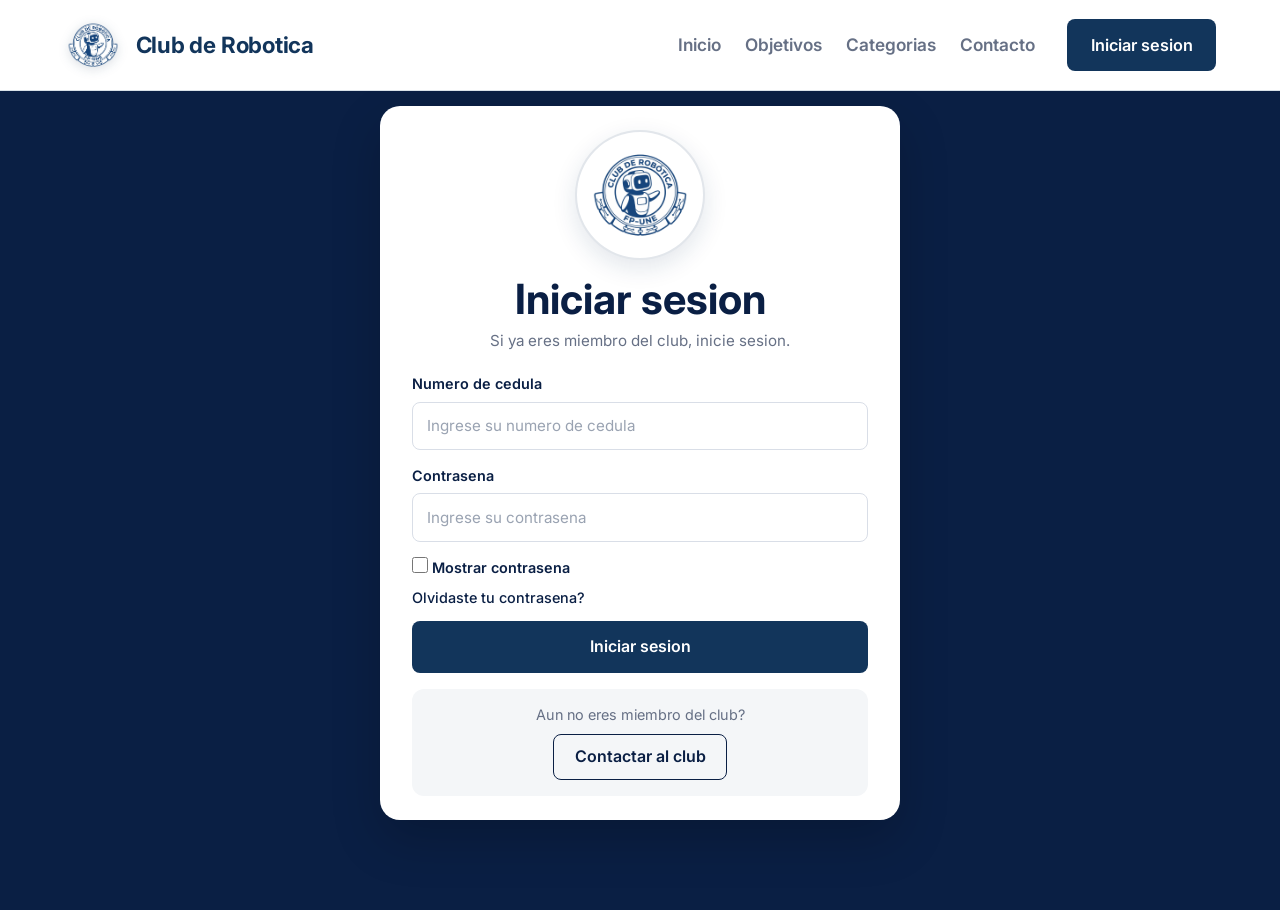
<file: club-robotica_front/dashboard.html>
<!DOCTYPE html>
<html lang="es">
<head>
    <meta charset="UTF-8">
    <meta name="viewport" content="width=device-width, initial-scale=1.0">
    <meta http-equiv="Cache-Control" content="no-cache, no-store, must-revalidate">
    <meta http-equiv="Pragma" content="no-cache">
    <meta http-equiv="Expires" content="0">
    <title>Robo_Gest | Panel de Gestion - Club de Robotica FP-UNE</title>
    <link rel="icon" type="image/png" href="assets/images/brand/logo_icono.png">

    <!-- Google Fonts: Inter -->
    <link rel="preconnect" href="https://fonts.googleapis.com">
    <link rel="preconnect" href="https://fonts.gstatic.com" crossorigin>
    <link href="https://fonts.googleapis.com/css2?family=Inter:wght@300;400;500;600;700&display=swap" rel="stylesheet">

    <!-- Bootstrap 5.3.3 CSS -->
    <link href="https://cdn.jsdelivr.net/npm/bootstrap@5.3.3/dist/css/bootstrap.min.css" rel="stylesheet" integrity="sha384-QWTKZyjpPEjISv5WaRU9OFeRpok6YctnYmDr5pNlyT2bRjXh0JMhjY6hW+ALEwIH" crossorigin="anonymous">

    <!-- Bootstrap Icons -->
    <link rel="stylesheet" href="https://cdn.jsdelivr.net/npm/bootstrap-icons@1.11.3/font/bootstrap-icons.min.css">

    <!-- Estilos especificos del Dashboard -->
    <style>
        :root {
            --brand-primary: #12355B;
            --brand-secondary: #1E6F9F;
            --brand-accent: #22A6A8;
            --brand-bg: #F4F6F9;
            --sidebar-width: 260px;
        }

        body {
            font-family: 'Inter', -apple-system, BlinkMacSystemFont, "Segoe UI", Roboto, sans-serif;
            background-color: var(--brand-bg);
            color: #212529;
            overflow-x: hidden;
        }

        #wrapper {
            display: flex;
            min-height: 100vh;
        }

        /* Sidebar Lateral */
        #sidebar-wrapper {
            width: var(--sidebar-width);
            min-width: var(--sidebar-width);
            height: 100vh;
            height: 100dvh;
            position: sticky;
            top: 0;
            background-color: var(--brand-primary);
            color: #FFFFFF;
            transition: margin 0.25s ease-out;
            display: flex;
            flex-direction: column;
            z-index: 1000;
            overflow: hidden;
        }

        .sidebar-brand {
            padding: 1.25rem 1.5rem;
            font-size: 1.15rem;
            font-weight: 700;
            display: flex;
            align-items: center;
            gap: 0.75rem;
            border-bottom: 1px solid rgba(255, 255, 255, 0.1);
            color: #FFFFFF;
            text-decoration: none;
            flex-shrink: 0;
        }

        .sidebar-brand .logo-icon {
            width: 38px;
            height: 38px;
            background: #FFFFFF;
            border: 1.5px solid rgba(255, 255, 255, 0.2);
            border-radius: 9px;
            display: flex;
            align-items: center;
            justify-content: center;
            flex-shrink: 0;
            overflow: hidden;
            box-shadow: 0 2px 6px rgba(0, 0, 0, 0.15);
        }

        .sidebar-brand .logo-icon img {
            width: 100%;
            height: 100%;
            object-fit: cover;
            display: block;
        }

        .sidebar-nav {
            list-style: none;
            padding: 1rem 0;
            margin: 0;
            flex-grow: 1;
            overflow-y: auto;
            overflow-x: hidden;
            scrollbar-width: thin;
            scrollbar-color: rgba(255, 255, 255, 0.2) transparent;
        }

        .sidebar-nav::-webkit-scrollbar {
            width: 5px;
        }

        .sidebar-nav::-webkit-scrollbar-track {
            background: transparent;
        }

        .sidebar-nav::-webkit-scrollbar-thumb {
            background-color: rgba(255, 255, 255, 0.2);
            border-radius: 4px;
        }

        .sidebar-heading {
            font-size: 0.75rem;
            text-transform: uppercase;
            letter-spacing: 0.08em;
            color: rgba(255, 255, 255, 0.5);
            padding: 0.75rem 1.5rem 0.25rem;
            font-weight: 600;
        }

        .sidebar-nav .nav-link {
            display: flex;
            align-items: center;
            gap: 0.75rem;
            padding: 0.7rem 1.5rem;
            color: rgba(255, 255, 255, 0.8);
            font-weight: 500;
            font-size: 0.925rem;
            border-left: 3px solid transparent;
            transition: all 0.2s ease;
            text-decoration: none;
            cursor: pointer;
        }

        .sidebar-nav .nav-link:hover {
            color: #FFFFFF;
            background-color: rgba(255, 255, 255, 0.08);
            border-left-color: var(--brand-accent);
        }

        .sidebar-nav .nav-link.active {
            color: #FFFFFF;
            background-color: rgba(34, 166, 168, 0.2);
            border-left-color: var(--brand-accent);
            font-weight: 600;
        }

        .sidebar-nav .nav-link i {
            font-size: 1.15rem;
            color: rgba(255, 255, 255, 0.7);
        }

        .sidebar-nav .nav-link.active i {
            color: var(--brand-accent);
        }

        .sidebar-footer {
            padding: 1rem 1.5rem;
            border-top: 1px solid rgba(255, 255, 255, 0.1);
            background-color: rgba(0, 0, 0, 0.15);
            flex-shrink: 0;
            margin-top: auto;
        }

        /* Top Navbar */
        #page-content-wrapper {
            flex-grow: 1;
            display: flex;
            flex-direction: column;
            min-width: 0;
        }

        .top-navbar {
            background-color: #FFFFFF;
            box-shadow: 0 1px 3px rgba(0, 0, 0, 0.06);
            padding: 0.75rem 1.5rem;
            display: flex;
            align-items: center;
            justify-content: space-between;
        }

        .btn-toggle-sidebar {
            background: none;
            border: none;
            font-size: 1.35rem;
            color: #495057;
            padding: 0.25rem 0.5rem;
            cursor: pointer;
        }

        .user-avatar-circle {
            width: 38px;
            height: 38px;
            background: linear-gradient(135deg, var(--brand-primary), var(--brand-secondary));
            color: #FFFFFF;
            border-radius: 50%;
            display: flex;
            align-items: center;
            justify-content: center;
            font-weight: 600;
            font-size: 0.95rem;
        }

        /* Badges de Roles */
        .badge-role-ADMIN {
            background-color: #EF4444;
            color: #FFFFFF;
        }

        .badge-role-DIRECTIVA {
            background-color: #F59E0B;
            color: #FFFFFF;
        }

        .badge-role-MIEMBRO {
            background-color: #10B981;
            color: #FFFFFF;
        }

        /* Tier Badges & Cuadro de Honor */
        .badge-tier-diamante {
            background: linear-gradient(135deg, #0284C7, #2563EB) !important;
            color: #FFFFFF !important;
            font-weight: 600;
        }
        .badge-tier-oro {
            background: linear-gradient(135deg, #F59E0B, #D97706) !important;
            color: #FFFFFF !important;
            font-weight: 600;
        }
        .badge-tier-plata {
            background: linear-gradient(135deg, #64748B, #475569) !important;
            color: #FFFFFF !important;
            font-weight: 600;
        }
        .badge-tier-bronce {
            background: linear-gradient(135deg, #B45309, #78350F) !important;
            color: #FFFFFF !important;
            font-weight: 600;
        }
        .podio-card {
            border-radius: 14px;
            transition: transform 0.2s ease, box-shadow 0.2s ease;
            background: #FFFFFF;
        }
        .podio-card:hover {
            transform: translateY(-3px);
            box-shadow: 0 8px 24px rgba(18, 53, 91, 0.08);
        }
        .podio-avatar {
            width: 44px;
            height: 44px;
            border-radius: 50%;
            display: flex;
            align-items: center;
            justify-content: center;
            font-weight: bold;
            font-size: 1.15rem;
        }

        /* KPI Cards */
        .kpi-card {
            border: none;
            border-radius: 12px;
            box-shadow: 0 2px 12px rgba(18, 53, 91, 0.06);
            transition: transform 0.2s ease, box-shadow 0.2s ease;
            background-color: #FFFFFF;
        }

        .kpi-card:hover {
            transform: translateY(-2px);
            box-shadow: 0 4px 18px rgba(18, 53, 91, 0.1);
        }

        .kpi-icon {
            width: 48px;
            height: 48px;
            border-radius: 10px;
            display: flex;
            align-items: center;
            justify-content: center;
            font-size: 1.4rem;
        }

        .table-card {
            border: none;
            border-radius: 12px;
            box-shadow: 0 2px 12px rgba(18, 53, 91, 0.06);
            background-color: #FFFFFF;
        }

        .table > :not(caption) > * > * {
            padding: 0.85rem 1rem;
            vertical-align: middle;
        }

        /* Vistas Dinamicas */
        .spa-view {
            display: none;
            animation: fadeIn 0.2s ease-in-out;
        }

        .spa-view.active-view {
            display: block;
        }

        @keyframes fadeIn {
            from { opacity: 0; transform: translateY(4px); }
            to { opacity: 1; transform: translateY(0); }
        }

        /* ========================================================
           SISTEMA RESPONSIVE Y CAJON OFFCANVAS PARA DISPOSITIVOS MOVILES
           ======================================================== */
        .sidebar-backdrop {
            position: fixed;
            top: 0;
            left: 0;
            width: 100vw;
            height: 100vh;
            background-color: rgba(15, 23, 42, 0.6);
            backdrop-filter: blur(4px);
            -webkit-backdrop-filter: blur(4px);
            z-index: 1045;
            opacity: 0;
            visibility: hidden;
            transition: opacity 0.28s ease, visibility 0.28s ease;
        }

        #wrapper.toggled .sidebar-backdrop {
            opacity: 1;
            visibility: visible;
        }

        @media (max-width: 991.98px) {
            #sidebar-wrapper {
                position: fixed;
                top: 0;
                left: 0;
                bottom: 0;
                height: 100vh;
                height: 100dvh;
                z-index: 1050;
                transform: translateX(-100%);
                transition: transform 0.28s cubic-bezier(0.16, 1, 0.3, 1);
                box-shadow: 4px 0 25px rgba(0, 0, 0, 0.25);
                margin-left: 0 !important;
            }

            #wrapper.toggled #sidebar-wrapper {
                transform: translateX(0);
                margin-left: 0 !important;
            }

            #page-content-wrapper {
                padding-bottom: 74px; /* Margen para no tapar contenido con la barra inferior */
            }
        }

        @media (min-width: 992px) {
            #wrapper.toggled #sidebar-wrapper {
                margin-left: calc(-1 * var(--sidebar-width));
            }
        }

        /* Barra de Navegación Inferior (Mobile Bottom Navigation) */
        .mobile-bottom-nav {
            position: fixed;
            bottom: 0;
            left: 0;
            right: 0;
            height: calc(62px + env(safe-area-inset-bottom, 0px));
            padding-bottom: env(safe-area-inset-bottom, 0px);
            background: rgba(255, 255, 255, 0.95);
            backdrop-filter: blur(12px);
            -webkit-backdrop-filter: blur(12px);
            border-top: 1px solid rgba(226, 232, 240, 0.9);
            display: flex;
            align-items: center;
            justify-content: space-around;
            z-index: 1040;
            box-shadow: 0 -4px 16px rgba(18, 53, 91, 0.06);
        }

        .mobile-nav-item {
            display: flex;
            flex-direction: column;
            align-items: center;
            justify-content: center;
            flex: 1;
            height: 100%;
            color: #64748B;
            text-decoration: none;
            font-size: 0.72rem;
            font-weight: 500;
            background: none;
            border: none;
            padding: 4px 0;
            transition: color 0.15s ease, transform 0.15s ease;
            user-select: none;
            -webkit-tap-highlight-color: transparent;
        }

        .mobile-nav-item i {
            font-size: 1.25rem;
            margin-bottom: 2px;
            line-height: 1;
        }

        .mobile-nav-item.active,
        .mobile-nav-item:hover {
            color: var(--brand-accent);
        }

        .mobile-nav-item.active i {
            color: var(--brand-accent);
            transform: scale(1.1);
        }

        /* Evitar zoom automático indeseado en Safari iOS y optimizar tablas en móviles */
        @media (max-width: 768px) {
            input, select, textarea, .form-control, .form-select {
                font-size: 16px !important;
            }
            .table-responsive {
                -webkit-overflow-scrolling: touch;
            }
            .table > :not(caption) > * > * {
                padding: 0.65rem 0.6rem;
                font-size: 0.84rem;
            }
            .table th {
                font-size: 0.76rem;
                white-space: nowrap;
            }
        }

        @media (max-width: 576px) {
            .top-navbar {
                padding: 0.65rem 1rem;
            }
            #pageTitleHeader {
                font-size: 1rem;
                max-width: 170px;
                white-space: nowrap;
                overflow: hidden;
                text-overflow: ellipsis;
            }
            .kpi-card {
                padding: 0.85rem !important;
            }
            .kpi-card h4 {
                font-size: 1.35rem !important;
            }
            .kpi-card small {
                font-size: 0.72rem !important;
                white-space: nowrap;
                overflow: hidden;
                text-overflow: ellipsis;
            }
            .kpi-icon {
                width: 38px;
                height: 38px;
                font-size: 1.15rem;
            }
            /* Modal Bottom-Sheet en Smartphones */
            .modal-dialog {
                margin: 0.5rem;
                max-width: calc(100% - 1rem);
            }
            .modal-content {
                border-radius: 16px !important;
            }
            .modal-header {
                padding: 1rem 1.25rem !important;
            }
            .modal-body {
                padding: 1.25rem 1rem !important;
            }
            .modal-footer {
                padding: 0.85rem 1rem !important;
                flex-direction: column-reverse;
                gap: 0.5rem;
            }
            .modal-footer > * {
                width: 100%;
                margin: 0 !important;
            }
            /* Banner de Bienvenida móvil */
            .banner-bienvenida-titulo {
                font-size: 1.35rem !important;
            }
        }

        /* ========================================================
           SISTEMA DE DISENO MODERNO PARA VENTANAS EMERGENTES (MODALES)
           ======================================================== */
        .modal-backdrop {
            background-color: rgba(15, 23, 42, 0.65) !important;
            backdrop-filter: blur(8px) saturate(180%);
            -webkit-backdrop-filter: blur(8px) saturate(180%);
        }

        .modal.fade .modal-dialog {
            transform: scale(0.95) translateY(-14px);
            transition: transform 0.26s cubic-bezier(0.16, 1, 0.3, 1), opacity 0.22s ease-out;
        }

        .modal.show .modal-dialog {
            transform: scale(1) translateY(0);
        }

        .modal-content {
            border-radius: 20px !important;
            border: 1px solid rgba(226, 232, 240, 0.8) !important;
            box-shadow: 0 25px 60px -15px rgba(18, 53, 91, 0.25), 0 0 1px 1px rgba(18, 53, 91, 0.05) !important;
            overflow: hidden;
            background-color: #FFFFFF;
        }

        .modal-header {
            padding: 1.25rem 1.75rem;
            border-bottom: 1px solid #F1F5F9;
            position: relative;
        }

        .modal-header.bg-primary {
            background: linear-gradient(135deg, var(--brand-primary), var(--brand-secondary)) !important;
            color: #FFFFFF !important;
            border-bottom: none;
        }

        .modal-header.bg-danger {
            background: linear-gradient(135deg, #DC2626, #EF4444) !important;
            color: #FFFFFF !important;
            border-bottom: none;
        }

        .modal-header.bg-info {
            background: linear-gradient(135deg, #0284C7, #0EA5E9) !important;
            color: #FFFFFF !important;
            border-bottom: none;
        }

        .modal-header.bg-secondary {
            background: linear-gradient(135deg, #334155, #475569) !important;
            color: #FFFFFF !important;
            border-bottom: none;
        }

        .modal-header.bg-dark {
            background: linear-gradient(135deg, #0F172A, #1E293B) !important;
            color: #FFFFFF !important;
            border-bottom: none;
        }

        .modal-title {
            font-weight: 700;
            font-size: 1.15rem;
            letter-spacing: -0.01em;
            display: flex;
            align-items: center;
            gap: 0.5rem;
        }

        .modal-header-icon {
            width: 40px;
            height: 40px;
            border-radius: 12px;
            background: rgba(255, 255, 255, 0.18);
            backdrop-filter: blur(4px);
            display: inline-flex;
            align-items: center;
            justify-content: center;
            font-size: 1.2rem;
            color: #FFFFFF;
            flex-shrink: 0;
            box-shadow: 0 2px 8px rgba(0,0,0,0.12);
        }

        .btn-close {
            opacity: 0.75;
            transition: all 0.2s ease;
            border-radius: 50%;
            padding: 0.6rem;
            background-size: 0.75rem;
        }

        .btn-close:hover {
            opacity: 1;
            transform: rotate(90deg) scale(1.1);
        }

        .btn-close-white:hover {
            background-color: rgba(255, 255, 255, 0.2);
        }

        .modal-body {
            padding: 1.75rem !important;
            color: #334155;
        }

        .modal-section-title {
            font-size: 0.78rem;
            font-weight: 700;
            text-transform: uppercase;
            letter-spacing: 0.06em;
            color: #64748B;
            margin-bottom: 0.75rem;
            display: flex;
            align-items: center;
            gap: 0.4rem;
        }

        .modal-section-card {
            background: #F8FAFC;
            border: 1.5px solid #E2E8F0;
            border-radius: 14px;
            padding: 1.25rem;
            transition: border-color 0.2s ease;
        }

        .modal-section-card:hover {
            border-color: #CBD5E1;
        }

        .modal-body .form-label {
            font-size: 0.8rem;
            font-weight: 600;
            color: #475569;
            margin-bottom: 0.35rem;
        }

        .modal-body .form-control,
        .modal-body .form-select {
            border-radius: 10px;
            border: 1.5px solid #E2E8F0;
            padding: 0.65rem 0.95rem;
            font-size: 0.925rem;
            color: #1E293B;
            background-color: #FFFFFF;
            transition: all 0.2s cubic-bezier(0.16, 1, 0.3, 1);
        }

        .modal-body .form-control:focus,
        .modal-body .form-select:focus {
            border-color: var(--brand-accent);
            box-shadow: 0 0 0 3.5px rgba(34, 166, 168, 0.16);
            background-color: #FFFFFF;
        }

        .modal-body .form-control::placeholder {
            color: #94A3B8;
            font-size: 0.88rem;
        }

        .modal-body .input-group-text {
            border: 1.5px solid #E2E8F0;
            border-right: none;
            color: #64748B;
        }

        .modal-body .input-group > :first-child {
            border-top-left-radius: 10px !important;
            border-bottom-left-radius: 10px !important;
        }

        .modal-body .input-group > :last-child {
            border-top-right-radius: 10px !important;
            border-bottom-right-radius: 10px !important;
        }

        .modal-body .input-group > :not(:first-child):not(:last-child) {
            border-radius: 0 !important;
        }

        .modal-footer {
            padding: 1.15rem 1.75rem !important;
            background-color: #F8FAFC !important;
            border-top: 1px solid #E2E8F0 !important;
            gap: 0.75rem;
        }

        .modal-footer .btn {
            padding: 0.55rem 1.35rem;
            font-weight: 600;
            font-size: 0.9rem;
            border-radius: 10px;
            transition: all 0.2s ease;
        }

        .modal-footer .btn-secondary {
            background-color: #FFFFFF;
            border: 1.5px solid #E2E8F0;
            color: #475569;
        }

        .modal-footer .btn-secondary:hover {
            background-color: #F1F5F9;
            border-color: #CBD5E1;
            color: #1E293B;
        }

        .modal-footer .btn-primary {
            background: linear-gradient(135deg, var(--brand-primary), var(--brand-secondary));
            border: none;
            color: #FFFFFF;
            box-shadow: 0 3px 10px rgba(18, 53, 91, 0.22);
        }

        .modal-footer .btn-primary:hover {
            background: linear-gradient(135deg, #0e2947, #175a82);
            box-shadow: 0 5px 15px rgba(18, 53, 91, 0.3);
            transform: translateY(-1px);
        }

        .modal-footer .btn-danger {
            background: linear-gradient(135deg, #DC2626, #EF4444);
            border: none;
            box-shadow: 0 3px 10px rgba(220, 38, 38, 0.25);
            color: #FFFFFF;
        }

        .modal-footer .btn-danger:hover {
            background: linear-gradient(135deg, #B91C1C, #DC2626);
            box-shadow: 0 5px 15px rgba(220, 38, 38, 0.35);
            transform: translateY(-1px);
        }

        .modal-footer .btn-success {
            background: linear-gradient(135deg, #059669, #10B981);
            border: none;
            box-shadow: 0 3px 10px rgba(16, 185, 129, 0.25);
            color: #FFFFFF;
        }

        .modal-footer .btn-success:hover {
            background: linear-gradient(135deg, #047857, #059669);
            box-shadow: 0 5px 15px rgba(16, 185, 129, 0.35);
            transform: translateY(-1px);
        }

        .profile-hero-card {
            background: linear-gradient(135deg, #0F2B48, #1E6F9F);
            color: white;
            border-radius: 16px;
            padding: 1.5rem;
            position: relative;
            overflow: hidden;
            margin-bottom: 1.5rem;
        }

        .profile-hero-card::after {
            content: '';
            position: absolute;
            top: -40%;
            right: -20%;
            width: 220px;
            height: 220px;
            background: radial-gradient(circle, rgba(34, 166, 168, 0.35) 0%, transparent 70%);
            pointer-events: none;
        }

        .profile-avatar-large {
            width: 64px;
            height: 64px;
            border-radius: 50%;
            background: linear-gradient(135deg, var(--brand-accent), #38BDF8);
            color: #FFFFFF;
            font-weight: 700;
            font-size: 1.6rem;
            display: flex;
            align-items: center;
            justify-content: center;
            border: 3px solid rgba(255, 255, 255, 0.85);
            box-shadow: 0 6px 18px rgba(0, 0, 0, 0.2);
            flex-shrink: 0;
        }

        .profile-chip-card {
            background: #FFFFFF;
            border: 1.5px solid #E2E8F0;
            border-radius: 12px;
            padding: 0.85rem 1rem;
            height: 100%;
            transition: all 0.2s ease;
        }

        .profile-chip-card:hover {
            border-color: var(--brand-accent);
            box-shadow: 0 4px 12px rgba(18, 53, 91, 0.06);
            transform: translateY(-1px);
        }

        .profile-chip-card .chip-label {
            font-size: 0.72rem;
            font-weight: 600;
            text-transform: uppercase;
            color: #64748B;
            margin-bottom: 0.2rem;
        }

        .profile-chip-card .chip-value {
            font-size: 0.95rem;
            font-weight: 600;
            color: #0F172A;
        }

        .entity-selected-card {
            border-radius: 12px !important;
            border: 1.5px solid !important;
            transition: all 0.2s ease;
            animation: fadeIn 0.2s ease-in-out;
        }

        /* Cabecera desplegable interactiva */
        .card-header-collapsible {
            cursor: pointer;
            user-select: none;
            transition: background-color 0.2s ease;
        }

        .card-header-collapsible:hover {
            background-color: rgba(18, 53, 91, 0.16) !important;
        }

        .card-header-collapsible .bi-chevron-down {
            transition: transform 0.25s cubic-bezier(0.16, 1, 0.3, 1);
        }

        .card-header-collapsible[aria-expanded="true"] .bi-chevron-down {
            transform: rotate(180deg);
        }

        /* ========================================================
           ESTILOS ASISTENTE INTELIGENTE POLITO (IA)
           ======================================================== */
        .fab-asistente-ia {
            position: fixed;
            bottom: 24px;
            right: 24px;
            width: 62px;
            height: 62px;
            border-radius: 50%;
            background: #FFFFFF;
            border: 2.5px solid var(--brand-accent);
            box-shadow: 0 8px 24px rgba(34, 166, 168, 0.45);
            display: flex;
            align-items: center;
            justify-content: center;
            z-index: 1035;
            cursor: pointer;
            padding: 0;
            overflow: visible;
            transition: all 0.28s cubic-bezier(0.16, 1, 0.3, 1);
        }

        .fab-asistente-ia .fab-avatar-img {
            width: 100%;
            height: 100%;
            border-radius: 50%;
            object-fit: cover;
            display: block;
        }

        .fab-asistente-ia .fab-status-badge {
            position: absolute;
            bottom: 1px;
            right: 1px;
            width: 15px;
            height: 15px;
            border-radius: 50%;
            background-color: #22c55e;
            border: 2px solid #FFFFFF;
            box-shadow: 0 0 6px rgba(34, 197, 94, 0.8);
            animation: pulseStatus 2s infinite ease-in-out;
        }

        @keyframes pulseStatus {
            0%, 100% { transform: scale(1); opacity: 1; }
            50% { transform: scale(1.15); opacity: 0.85; }
        }

        .fab-asistente-ia:hover {
            transform: scale(1.12) translateY(-3px);
            box-shadow: 0 12px 30px rgba(34, 166, 168, 0.65);
        }

        .fab-asistente-ia:active {
            transform: scale(0.95);
        }

        @media (max-width: 991.98px) {
            .fab-asistente-ia {
                bottom: 82px; /* Sobre la barra inferior móvil */
                right: 16px;
                width: 52px;
                height: 52px;
            }
        }

        .chat-ia-container {
            display: flex;
            flex-direction: column;
            height: 100%;
            background-color: #F8FAFC;
        }

        .chat-ia-mensajes {
            flex: 1;
            overflow-y: auto;
            padding: 1.25rem 1rem;
            display: flex;
            flex-direction: column;
            gap: 1rem;
            background-color: #F8FAFC;
        }

        .chat-bubble {
            max-width: 90%;
            padding: 0.85rem 1.15rem;
            border-radius: 16px;
            font-size: 0.88rem;
            line-height: 1.5;
            word-wrap: break-word;
        }

        .chat-bubble-user {
            align-self: flex-end;
            background: linear-gradient(135deg, #0d6efd 0%, #0b5ed7 100%);
            color: #FFFFFF;
            border-bottom-right-radius: 4px;
            box-shadow: 0 3px 10px rgba(13, 110, 253, 0.22);
        }

        .chat-bubble-bot {
            align-self: flex-start;
            background: #FFFFFF;
            color: #1E293B;
            border: 1px solid #E2E8F0;
            border-bottom-left-radius: 4px;
            box-shadow: 0 2px 10px rgba(0, 0, 0, 0.04);
        }

        .chat-bubble-bot table {
            width: 100%;
            margin: 0.65rem 0;
            font-size: 0.82rem;
            border-collapse: collapse;
        }

        .chat-bubble-bot th,
        .chat-bubble-bot td {
            padding: 0.35rem 0.5rem;
            border: 1px solid #E2E8F0;
        }

        .chat-bubble-bot th {
            background-color: #F1F5F9;
            color: #0F172A;
            font-weight: 600;
        }

        .chat-bubble-bot pre {
            background-color: #0F172A;
            color: #38BDF8;
            padding: 0.75rem;
            border-radius: 10px;
            font-size: 0.8rem;
            overflow-x: auto;
            margin: 0.5rem 0 0;
            border: 1px solid rgba(255, 255, 255, 0.1);
        }

        .chat-chip {
            background-color: #FFFFFF;
            border: 1px solid #CBD5E1;
            border-radius: 20px;
            font-size: 0.75rem;
            font-weight: 500;
            color: #475569;
            padding: 0.4rem 0.85rem;
            cursor: pointer;
            transition: all 0.18s ease;
            white-space: nowrap;
            box-shadow: 0 1px 3px rgba(0, 0, 0, 0.03);
        }

        .chat-chip:hover {
            border-color: var(--brand-accent);
            color: var(--brand-accent);
            background-color: #F0FDFA;
            transform: translateY(-1px);
            box-shadow: 0 3px 6px rgba(34, 166, 168, 0.15);
        }

        .chat-typing-dots span {
            display: inline-block;
            width: 6px;
            height: 6px;
            border-radius: 50%;
            background-color: var(--brand-accent);
            animation: typingBounce 1.4s infinite ease-in-out both;
            margin: 0 1px;
        }
        .chat-typing-dots span:nth-child(1) { animation-delay: -0.32s; }
        .chat-typing-dots span:nth-child(2) { animation-delay: -0.16s; }

        @keyframes typingBounce {
            0%, 80%, 100% { transform: scale(0); }
            40% { transform: scale(1); }
        }

        /* ========================================================
           POLITO SIDEKICK (MASCASCOTA FLOTANTE AL COSTADO DEL CHAT)
           ======================================================== */
        #offcanvasChatIa {
            overflow: visible !important;
        }

        .polito-sidekick-container {
            position: absolute;
            left: -184px;
            bottom: 24px;
            width: 170px;
            text-align: center;
            z-index: 1070;
            pointer-events: auto;
            transition: all 0.35s cubic-bezier(0.34, 1.56, 0.64, 1);
        }

        .polito-sidekick-card {
            display: flex;
            flex-direction: column;
            align-items: center;
            position: relative;
        }

        .polito-speech-bubble {
            background: #FFFFFF;
            color: #0F172A;
            font-size: 0.74rem;
            font-weight: 600;
            padding: 7px 11px;
            border-radius: 12px;
            margin-bottom: 8px;
            display: inline-block;
            max-width: 165px;
            border: 1px solid #CBD5E1;
            box-shadow: 0 4px 12px rgba(0, 0, 0, 0.12);
            position: relative;
            line-height: 1.25;
            animation: floatSpeech 3.5s ease-in-out infinite;
            word-wrap: break-word;
        }

        .polito-speech-bubble::after {
            content: '';
            position: absolute;
            bottom: -6px;
            left: 50%;
            transform: translateX(-50%);
            border-width: 6px 6px 0;
            border-style: solid;
            border-color: #FFFFFF transparent;
            display: block;
            width: 0;
        }

        .polito-sidekick-avatar {
            width: 100%;
            max-width: 160px;
            height: auto;
            filter: drop-shadow(0 12px 22px rgba(0, 0, 0, 0.28));
            transition: transform 0.25s ease, filter 0.25s ease;
            user-select: none;
            cursor: pointer;
        }

        .polito-sidekick-avatar:hover {
            transform: scale(1.08) translateY(-4px);
            filter: drop-shadow(0 16px 26px rgba(34, 166, 168, 0.45));
        }

        .polito-sidekick-badge {
            display: inline-flex;
            align-items: center;
            justify-content: center;
            background: linear-gradient(135deg, #12355B 0%, #0d2744 100%);
            color: #FFFFFF;
            font-size: 0.74rem;
            font-weight: 700;
            padding: 4px 14px;
            border-radius: 12px;
            margin-top: -6px;
            position: relative;
            letter-spacing: 0.04em;
            box-shadow: 0 3px 8px rgba(0, 0, 0, 0.2);
            border: 1.5px solid #FFFFFF;
        }

        .polito-pulse {
            animation: politoPulse 1.5s infinite ease-in-out;
        }

        .polito-bounce {
            animation: politoBounce 0.85s cubic-bezier(0.28, 0.84, 0.42, 1);
        }

        .polito-shake {
            animation: politoShake 0.65s ease-in-out;
        }

        @keyframes politoPulse {
            0%, 100% { transform: scale(1); filter: drop-shadow(0 10px 18px rgba(0, 0, 0, 0.28)); }
            50% { transform: scale(1.05); filter: drop-shadow(0 12px 22px rgba(34, 166, 168, 0.5)); }
        }

        @keyframes politoBounce {
            0% { transform: translateY(0); }
            30% { transform: translateY(-16px) scale(1.06); filter: drop-shadow(0 18px 24px rgba(245, 158, 11, 0.5)); }
            50% { transform: translateY(0) scale(0.98); }
            70% { transform: translateY(-6px) scale(1.02); }
            100% { transform: translateY(0) scale(1); }
        }

        @keyframes politoShake {
            0%, 100% { transform: translateX(0) rotate(0deg); }
            20% { transform: translateX(-6px) rotate(-4deg); filter: drop-shadow(0 10px 18px rgba(239, 68, 68, 0.4)); }
            40% { transform: translateX(6px) rotate(4deg); }
            60% { transform: translateX(-4px) rotate(-2deg); }
            80% { transform: translateX(4px) rotate(2deg); }
        }

        @keyframes floatSpeech {
            0%, 100% { transform: translateY(0); }
            50% { transform: translateY(-5px); }
        }

        @media (max-width: 767.98px) {
            .polito-sidekick-container {
                position: relative !important;
                left: auto !important;
                bottom: auto !important;
                width: 100% !important;
                padding: 8px 12px;
                background: #F1F5F9;
                border-bottom: 1px solid #E2E8F0;
            }
            .polito-sidekick-card {
                flex-direction: row;
                justify-content: center;
                gap: 10px;
            }
            .polito-sidekick-avatar {
                max-height: 55px;
                width: auto;
            }
            .polito-speech-bubble {
                margin-bottom: 0;
                font-size: 0.72rem;
                max-width: 220px;
                animation: none;
            }
            .polito-speech-bubble::after {
                display: none;
            }
            .polito-sidekick-badge {
                display: none;
            }
        }
    </style>
</head>
<body>

<div id="wrapper">

    <!-- Backdrop overlay para cerrar drawer móvil al pulsar afuera -->
    <div id="sidebarBackdrop" class="sidebar-backdrop d-lg-none"></div>

    <!-- ========================================================
         SIDEBAR LATERAL CON NAVEGACION FUNCIONAL
         ======================================================== -->
    <aside id="sidebar-wrapper">
        <div class="d-flex align-items-center justify-content-between border-bottom" style="border-color: rgba(255, 255, 255, 0.1) !important;">
            <a href="#dashboard" class="sidebar-brand sidebar-nav-item border-bottom-0 flex-grow-1" data-view="view-dashboard">
                <div class="logo-icon">
                    <img src="assets/images/brand/logo_icono.png" alt="Logo Club" class="img-fluid">
                </div>
                <div>
                    <span class="d-block lh-1">Robo_Gest</span>
                    <small class="text-white-50" style="font-size: 0.72rem; font-weight: 400;">Club de Robotica FP-UNE</small>
                </div>
            </a>
            <button type="button" class="btn-close btn-close-white d-lg-none me-3" id="btnSidebarClose" aria-label="Cerrar menú"></button>
        </div>

        <ul class="sidebar-nav">
            <!-- Seccion General -->
            <li class="sidebar-heading">Principal</li>
            <li class="nav-item">
                <a href="#dashboard" class="nav-link active sidebar-nav-item" data-view="view-dashboard" id="navDashboard">
                    <i class="bi bi-grid-1x2-fill"></i>
                    <span>Dashboard</span>
                </a>
            </li>
            <li class="nav-item">
                <a href="#prestamos" class="nav-link sidebar-nav-item" data-view="view-prestamos" id="navMisPrestamos">
                    <i class="bi bi-box-seam"></i>
                    <span>Prestamos y Solicitudes</span>
                </a>
            </li>
            <li class="nav-item">
                <a href="#inventario" class="nav-link sidebar-nav-item" data-view="view-inventario" id="navInventario">
                    <i class="bi bi-cpu"></i>
                    <span>Inventario y Stock</span>
                </a>
            </li>
            <li class="nav-item">
                <a href="#proyectos" class="nav-link sidebar-nav-item" data-view="view-proyectos" id="navProyectos">
                    <i class="bi bi-kanban"></i>
                    <span>Gestion de Proyectos</span>
                </a>
            </li>
            <!-- Seccion Directiva y Administracion (Restringida por Rol) -->
            <li class="sidebar-heading role-restricted" data-allowed-roles="ADMIN,DIRECTIVA">
                Gestion Directiva
            </li>
            <li class="nav-item role-restricted" data-allowed-roles="ADMIN,DIRECTIVA">
                <a href="#asistencia" class="nav-link sidebar-nav-item" data-view="view-asistencia" id="navAsistencia">
                    <i class="bi bi-person-check"></i>
                    <span>Control Asistencias (IoT)</span>
                </a>
            </li>
            <li class="nav-item role-restricted" data-allowed-roles="ADMIN,DIRECTIVA">
                <a href="#aprobar-prestamos" class="nav-link sidebar-nav-item" data-view="view-aprobar-prestamos" id="navAprobarPrestamos">
                    <i class="bi bi-shield-check"></i>
                    <span>Aprobar Prestamos</span>
                    <span class="badge bg-danger rounded-pill ms-auto" id="pendingLoansBadge" style="display: none;">0</span>
                </a>
            </li>
            <li class="nav-item role-restricted" data-allowed-roles="ADMIN,DIRECTIVA">
                <a href="#integrantes" class="nav-link sidebar-nav-item" data-view="view-integrantes" id="navIntegrantes">
                    <i class="bi bi-people"></i>
                    <span>Padron de Integrantes</span>
                </a>
            </li>
        </ul>

        <div class="sidebar-footer">
            <div class="d-flex align-items-center justify-content-between">
                <a href="index.html" class="text-white-50 text-decoration-none small d-flex align-items-center gap-1">
                    <i class="bi bi-globe"></i> Portal Publico
                </a>
                <button type="button" class="btn btn-sm btn-outline-light border-0" id="btnSidebarLogout" title="Cerrar sesion">
                    <i class="bi bi-box-arrow-right"></i>
                </button>
            </div>
        </div>
    </aside>

    <!-- ========================================================
         AREA DE CONTENIDO PRINCIPAL (SPA VIEWS)
         ======================================================== -->
    <div id="page-content-wrapper">

        <!-- Topbar -->
        <header class="top-navbar">
            <div class="d-flex align-items-center gap-3">
                <button class="btn-toggle-sidebar" id="sidebarToggle" aria-label="Toggle sidebar">
                    <i class="bi bi-list"></i>
                </button>
                <h5 class="mb-0 fw-semibold text-secondary" id="pageTitleHeader">Panel de Control</h5>
            </div>

            <div class="d-flex align-items-center gap-3">
                <span class="badge bg-success-subtle text-success border border-success-subtle d-flex align-items-center gap-1 py-1 px-2">
                    <span class="spinner-grow spinner-grow-sm" style="width: 0.5rem; height: 0.5rem;" role="status"></span>
                    API Online
                </span>

                <div class="dropdown">
                    <a href="#" class="d-flex align-items-center gap-2 text-decoration-none dropdown-toggle text-dark" id="userDropdown" data-bs-toggle="dropdown" aria-expanded="false">
                        <div class="user-avatar-circle" id="topbarAvatar">U</div>
                        <div class="d-none d-md-block text-start">
                            <span class="d-block fw-semibold lh-1" id="topbarUserName" style="font-size: 0.88rem;">Usuario</span>
                            <span class="badge" id="topbarUserRoleBadge" style="font-size: 0.65rem;">Rol</span>
                        </div>
                    </a>
                    <ul class="dropdown-menu dropdown-menu-end shadow-sm border-0" aria-labelledby="userDropdown">
                        <li class="px-3 py-2 border-bottom">
                            <small class="text-muted d-block">Conectado como:</small>
                            <span class="fw-semibold text-truncate d-block" id="dropdownUserEmail">correo@fpune.edu.py</span>
                        </li>
                        <li><a class="dropdown-item py-2 sidebar-nav-item" data-view="view-dashboard" href="#dashboard"><i class="bi bi-grid-1x2 me-2"></i> Mi Panel</a></li>
                        <li><button class="dropdown-item py-2" type="button" id="btnAbrirMiPerfil"><i class="bi bi-person-gear me-2"></i> Mi Perfil</button></li>
                        <li><a class="dropdown-item py-2" href="index.html"><i class="bi bi-house me-2"></i> Ir al Portal Publico</a></li>
                        <li><hr class="dropdown-divider"></li>
                        <li>
                            <button class="dropdown-item py-2 text-danger" type="button" id="btnTopbarLogout">
                                <i class="bi bi-box-arrow-right me-2"></i> Cerrar Sesion
                            </button>
                        </li>
                    </ul>
                </div>
            </div>
        </header>

        <div class="container-fluid px-3 px-sm-4 pt-3" id="alertContainer"></div>

        <main class="container-fluid px-3 px-sm-4 py-3 flex-grow-1">

            <!-- ====================================================
                 VISTA 1: DASHBOARD / RESUMEN GENERAL
                 ==================================================== -->
            <section id="view-dashboard" class="spa-view active-view">
                <!-- Banner de Bienvenida -->
                <div class="card border-0 rounded-4 mb-3 mb-md-4 text-white shadow-sm overflow-hidden" style="background: linear-gradient(135deg, var(--brand-primary) 0%, var(--brand-secondary) 100%);">
                    <div class="card-body p-3 p-md-4 position-relative">
                        <div class="row align-items-center">
                            <div class="col-md-8">
                                <span class="badge bg-white text-primary mb-2 px-3 py-1 fw-semibold" id="welcomeRoleBadge">MIEMBRO</span>
                                <h3 class="banner-bienvenida-titulo fw-bold mb-0">Bienvenido/a, <span id="welcomeUserName">Integrante</span>!</h3>
                            </div>
                            <div class="col-md-4 text-md-end mt-2 mt-md-0">
                                <div class="d-inline-flex flex-column align-items-md-end">
                                    <small class="text-white-50"><i class="bi bi-calendar3 me-1"></i> Fecha Actual</small>
                                    <span class="fw-semibold small" id="currentDateDisplay">Cargando...</span>
                                </div>
                            </div>
                        </div>
                    </div>
                </div>

                <!-- Alerta Dinamica de Prestamos Vencidos / Por Vencer -->
                <div id="alertaPrestamosVencidosDashboard" style="display: none;"></div>

                <!-- KPI Cards (Grilla 2x2 en móviles, 4x1 en pantallas grandes) -->
                <div class="row g-2 g-sm-3 mb-3 mb-md-4">
                    <div class="col-6 col-xl-3">
                        <div class="card kpi-card h-100 p-3">
                            <div class="d-flex align-items-center justify-content-between">
                                <div>
                                    <small class="text-muted fw-medium d-block mb-1">Préstamos</small>
                                    <h4 class="fw-bold mb-0 text-primary" id="kpiPrestamosActivos">--</h4>
                                </div>
                                <div class="kpi-icon bg-primary-subtle text-primary">
                                    <i class="bi bi-box-seam"></i>
                                </div>
                            </div>
                        </div>
                    </div>

                    <div class="col-6 col-xl-3 role-restricted" data-allowed-roles="ADMIN,DIRECTIVA">
                        <div class="card kpi-card h-100 p-3">
                            <div class="d-flex align-items-center justify-content-between">
                                <div>
                                    <small class="text-muted fw-medium d-block mb-1">Ingresos Hoy</small>
                                    <h4 class="fw-bold mb-0 text-success" id="kpiAsistenciasMes">--</h4>
                                </div>
                                <div class="kpi-icon bg-success-subtle text-success">
                                    <i class="bi bi-door-open"></i>
                                </div>
                            </div>
                        </div>
                    </div>

                    <!-- KPI Mis Horas (Solo Miembro) -->
                    <div class="col-6 col-xl-3 role-restricted" data-allowed-roles="MIEMBRO">
                        <div class="card kpi-card h-100 p-3">
                            <div class="d-flex align-items-center justify-content-between">
                                <div>
                                    <small class="text-muted fw-medium d-block mb-1">Mis Horas Club</small>
                                    <h4 class="fw-bold mb-0 text-success" id="kpiMiembroHorasTotales">--</h4>
                                    <small class="text-muted" style="font-size: 0.72rem;" id="kpiMiembroHorasSub">Extensión FP-UNE</small>
                                </div>
                                <div class="kpi-icon bg-success-subtle text-success">
                                    <i class="bi bi-stopwatch"></i>
                                </div>
                            </div>
                        </div>
                    </div>

                    <div class="col-6 col-xl-3">
                        <div class="card kpi-card h-100 p-3">
                            <div class="d-flex align-items-center justify-content-between">
                                <div>
                                    <small class="text-muted fw-medium d-block mb-1">Materiales</small>
                                    <h4 class="fw-bold mb-0 text-info" id="kpiComponentesStock">--</h4>
                                </div>
                                <div class="kpi-icon bg-info-subtle text-info">
                                    <i class="bi bi-cpu"></i>
                                </div>
                            </div>
                        </div>
                    </div>

                    <div class="col-6 col-xl-3 role-restricted" data-allowed-roles="ADMIN,DIRECTIVA">
                        <div class="card kpi-card h-100 p-3">
                            <div class="d-flex align-items-center justify-content-between">
                                <div>
                                    <small class="text-muted fw-medium d-block mb-1">Miembros</small>
                                    <h4 class="fw-bold mb-0 text-warning" id="kpiTotalIntegrantes">--</h4>
                                </div>
                                <div class="kpi-icon bg-warning-subtle text-warning">
                                    <i class="bi bi-people"></i>
                                </div>
                            </div>
                        </div>
                    </div>

                    <!-- KPI Mis Sesiones (Solo Miembro) -->
                    <div class="col-6 col-xl-3 role-restricted" data-allowed-roles="MIEMBRO">
                        <div class="card kpi-card h-100 p-3">
                            <div class="d-flex align-items-center justify-content-between">
                                <div>
                                    <small class="text-muted fw-medium d-block mb-1">Mis Sesiones</small>
                                    <h4 class="fw-bold mb-0 text-warning" id="kpiMiembroSesiones">--</h4>
                                    <small class="text-muted" style="font-size: 0.72rem;" id="kpiMiembroSesionesSub">Talleres realizados</small>
                                </div>
                                <div class="kpi-icon bg-warning-subtle text-warning">
                                    <i class="bi bi-mortarboard"></i>
                                </div>
                            </div>
                        </div>
                    </div>
                </div>

                <!-- Tablas de Actividad Reciente en el Dashboard Principal -->
                <div class="row g-4 mb-4">
                    <!-- Resumen de Prestamos Activos -->
                    <div class="col-12 col-xl-7" id="dashboardWidgetPrestamos">
                        <div class="card table-card h-100">
                            <div class="card-header bg-white py-3 border-0 d-flex align-items-center justify-content-between">
                                <h6 class="fw-bold mb-0 text-dark">
                                    <i class="bi bi-box-seam text-primary me-2"></i>Prestamos Activos (Resumen)
                                </h6>
                                <a href="#prestamos" class="btn btn-sm btn-link text-decoration-none p-0 fw-semibold sidebar-nav-item" data-view="view-prestamos">
                                    Ver todos <i class="bi bi-arrow-right"></i>
                                </a>
                            </div>
                            <div class="card-body p-0">
                                <div class="table-responsive">
                                    <table class="table table-hover align-middle mb-0">
                                        <thead class="table-light">
                                            <tr>
                                                <th scope="col" class="ps-4">ID</th>
                                                <th scope="col">Solicitante</th>
                                                <th scope="col">Materiales</th>
                                                <th scope="col">Estado</th>
                                            </tr>
                                        </thead>
                                        <tbody id="tablaDashboardPrestamos">
                                            <tr><td colspan="4" class="text-center py-3 text-muted">Cargando prestamos...</td></tr>
                                        </tbody>
                                    </table>
                                </div>
                            </div>
                        </div>
                    </div>

                    <!-- Resumen de Asistencias RFID -->
                    <div class="col-12 col-xl-5 role-restricted" data-allowed-roles="ADMIN,DIRECTIVA" id="dashboardWidgetAsistencias">
                        <div class="card table-card h-100">
                            <div class="card-header bg-white py-3 border-0 d-flex align-items-center justify-content-between">
                                <h6 class="fw-bold mb-0 text-dark">
                                    <i class="bi bi-door-open text-success me-2"></i>Ingresos del Día
                                </h6>
                                <a href="#asistencia" class="btn btn-sm btn-link text-decoration-none p-0 fw-semibold sidebar-nav-item" data-view="view-asistencia">
                                    Ver todas <i class="bi bi-arrow-right"></i>
                                </a>
                            </div>
                            <div class="card-body p-0">
                                <div class="table-responsive">
                                    <table class="table table-hover align-middle mb-0">
                                        <thead class="table-light">
                                            <tr>
                                                <th scope="col" class="ps-3">Miembro</th>
                                                <th scope="col">Hora</th>
                                                <th scope="col">Tipo</th>
                                            </tr>
                                        </thead>
                                        <tbody id="tablaDashboardAsistencias">
                                            <tr><td colspan="3" class="text-center py-3 text-muted">Cargando ingresos del día...</td></tr>
                                        </tbody>
                                    </table>
                                </div>
                            </div>
                        </div>
                    </div>
                </div>

                <!-- ========================================================
                     WIDGET: MIS PROYECTOS ACTIVOS (PROYECTOS PROPIOS)
                     ======================================================== -->
                <div class="card table-card mb-4 shadow-sm" id="widgetMisProyectosDashboard">
                    <div class="card-header bg-white py-3 border-0 d-flex flex-wrap align-items-center justify-content-between gap-2">
                        <div>
                            <h5 class="fw-bold mb-0 text-dark">
                                <i class="bi bi-rocket-takeoff-fill text-primary me-2"></i>Mis Proyectos Activos
                            </h5>
                            <small class="text-muted">Proyectos en desarrollo en los cuales participas como integrante del equipo</small>
                        </div>
                        <div class="d-flex align-items-center gap-2">
                            <span class="badge bg-light text-dark border px-3 py-2" id="badgeContadorMisProyectos">
                                <i class="bi bi-kanban text-primary me-1"></i> Cargando proyectos...
                            </span>
                            <a href="#proyectos" class="btn btn-sm btn-link text-decoration-none fw-semibold p-0 sidebar-nav-item" data-view="view-proyectos">
                                Ver todos <i class="bi bi-arrow-right"></i>
                            </a>
                        </div>
                    </div>
                    <div class="card-body pt-0 pb-3">
                        <div class="row g-3" id="contenedorMisProyectosCards">
                            <div class="col-12 text-center py-4 text-muted">
                                <div class="spinner-border spinner-border-sm text-primary me-1" role="status"></div> Cargando tus proyectos...
                            </div>
                        </div>
                    </div>
                </div>

                <!-- ========================================================
                     WIDGET 1: CUADRO DE HONOR Y TIER LIST (ADMIN Y DIRECTIVA)
                     ======================================================== -->
                <div class="card table-card mb-4 shadow-sm role-restricted" data-allowed-roles="ADMIN,DIRECTIVA" id="widgetCuadroHonor">
                    <div class="card-header bg-white py-3 border-0 d-flex flex-wrap align-items-center justify-content-between gap-2">
                        <div>
                            <h5 class="fw-bold mb-0 text-dark">
                                <i class="bi bi-trophy-fill text-warning me-2"></i>Cuadro de Honor & Tier de Miembros
                            </h5>
                            <small class="text-muted" id="subtituloCuadroHonor">Ranking oficial de horas acumuladas en el taller de robótica</small>
                        </div>
                        <div class="d-flex align-items-center gap-2">
                            <span class="badge bg-light text-dark border px-3 py-2" id="badgeTotalHorasLaboratorio">
                                <i class="bi bi-clock-history text-primary me-1"></i> Calculando horas...
                            </span>
                            <button class="btn btn-sm btn-outline-primary" id="btnExportarRankingCSV" title="Descargar Ranking de Horas en CSV / Excel">
                                <i class="bi bi-file-earmark-spreadsheet me-1"></i> Exportar
                            </button>
                        </div>
                    </div>
                    <div class="card-body pt-0 pb-3">
                        <!-- Podio Top 3 -->
                        <div class="row g-3 mb-4" id="contenedorPodioHonor">
                            <!-- Inyectado dinámicamente: 1º Oro, 2º Plata, 3º Bronce -->
                        </div>

                        <!-- Buscador y Tabla de Clasificación Completa -->
                        <div class="d-flex flex-wrap align-items-center justify-content-between gap-2 mb-3">
                            <h6 class="fw-bold mb-0 text-dark">
                                <i class="bi bi-list-ol text-primary me-1"></i> Clasificación General de Miembros
                            </h6>
                            <div class="input-group input-group-sm" style="max-width: 280px;">
                                <span class="input-group-text bg-white border-end-0"><i class="bi bi-search text-muted"></i></span>
                                <input type="text" class="form-control border-start-0" id="inputBuscarRanking" placeholder="Filtrar por nombre o carrera...">
                            </div>
                        </div>

                        <div class="table-responsive rounded-3 border">
                            <table class="table table-hover align-middle mb-0">
                                <thead class="table-light">
                                    <tr>
                                        <th scope="col" class="ps-3" style="width: 70px;">Puesto</th>
                                        <th scope="col">Integrante</th>
                                        <th scope="col">Carrera</th>
                                        <th scope="col" class="text-center">Horas Totales</th>
                                        <th scope="col" class="text-center">Sesiones</th>
                                        <th scope="col" class="text-center">Nivel / Tier</th>
                                        <th scope="col" class="text-center pe-3">Estado</th>
                                    </tr>
                                </thead>
                                <tbody id="tablaRankingHoras">
                                    <tr><td colspan="7" class="text-center py-4 text-muted">Cargando clasificación de horas...</td></tr>
                                </tbody>
                            </table>
                        </div>
                    </div>
                </div>

                <!-- ========================================================
                     WIDGET 2: MI PROGRESO DE HORAS Y EXTENSIÓN (MIEMBRO)
                     ======================================================== -->
                <div class="card table-card mb-4 shadow-sm role-restricted" data-allowed-roles="MIEMBRO" id="widgetMiProgresoHoras">
                    <div class="card-header bg-white py-3 border-0 d-flex flex-wrap align-items-center justify-content-between gap-2">
                        <div>
                            <h5 class="fw-bold mb-0 text-dark">
                                <i class="bi bi-mortarboard-fill text-primary me-2"></i>Mi Progreso de Horas en el Club (Extensión FP-UNE)
                            </h5>
                            <small class="text-muted">Horas de taller acreditables para Créditos de Extensión Universitaria</small>
                        </div>
                        <div id="miEstadoPresenciaBadge">
                            <span class="badge bg-light text-secondary border px-3 py-2"><i class="bi bi-circle me-1"></i>Consultando...</span>
                        </div>
                    </div>
                    <div class="card-body pt-0 pb-4">
                        <div class="row g-3 align-items-center">
                            <div class="col-md-4 text-center border-end-md pb-3 pb-md-0">
                                <div class="display-5 fw-bold text-primary mb-1" id="miContadorHorasGrande">0.0 <span class="fs-6 fw-normal text-muted">hrs</span></div>
                                <div class="mb-2">
                                    <span class="badge badge-tier-bronce px-3 py-1 fs-6" id="miTierBadgeGrande">Tier Bronce</span>
                                </div>
                                <small class="text-muted d-block" id="miSesionesTexto">0 sesiones registradas en el laboratorio</small>
                            </div>
                            <div class="col-md-8 ps-md-4">
                                <div class="d-flex justify-content-between align-items-center mb-1">
                                    <span class="fw-semibold small text-dark" id="miProgresoTextoTier">Progreso hacia el siguiente Tier</span>
                                    <span class="fw-bold small text-primary" id="miProgresoPorcentaje">0%</span>
                                </div>
                                <div class="progress mb-2" style="height: 10px; border-radius: 6px;">
                                    <div class="progress-bar progress-bar-striped progress-bar-animated bg-primary" id="miBarraProgresoTier" role="progressbar" style="width: 0%;"></div>
                                </div>
                                <p class="text-muted small mb-0" id="miProximoTierConsejo">
                                    <i class="bi bi-info-circle me-1 text-primary"></i> Asiste a las sesiones del laboratorio y marca tu entrada y salida con la tarjeta RFID para acumular horas de extensión.
                                </p>
                            </div>
                        </div>
                    </div>
                </div>

                <!-- Acceso Rapido Directiva -->
                <div class="card border-warning border-opacity-50 rounded-4 mb-4 shadow-sm role-restricted" data-allowed-roles="ADMIN,DIRECTIVA" style="background-color: #FFFBEB;">
                    <div class="card-body p-3 p-md-4">
                        <div class="d-flex flex-column flex-md-row align-items-md-center justify-content-between gap-3">
                            <div class="d-flex align-items-center gap-3">
                                <div class="kpi-icon bg-warning text-dark flex-shrink-0">
                                    <i class="bi bi-shield-check"></i>
                                </div>
                                <div>
                                    <h5 class="fw-bold text-dark mb-1">Panel de Aprobacion de Prestamos</h5>
                                    <p class="text-muted mb-0 small">Hay solicitudes de materiales pendientes de revision transaccional.</p>
                                </div>
                            </div>
                            <button class="btn btn-warning text-dark fw-semibold px-4 flex-shrink-0 sidebar-nav-item" data-view="view-aprobar-prestamos">
                                <i class="bi bi-arrow-right-circle me-1"></i> Ir a Solicitudes Pendientes
                            </button>
                        </div>
                    </div>
                </div>
            </section>

            <!-- ====================================================
                 VISTA 2: PRESTAMOS Y SOLICITUDES
                 ==================================================== -->
            <section id="view-prestamos" class="spa-view">
                <div class="card table-card mb-4">
                    <div class="card-header bg-white py-3 border-0">
                        <div class="d-flex flex-wrap align-items-center justify-content-between gap-2 mb-3">
                            <div>
                                <h5 class="fw-bold mb-0"><i class="bi bi-box-seam text-primary me-2"></i>Gestion de Prestamos</h5>
                                <small class="text-muted">Registro oficial y ciclo de vida de prestamos de componentes</small>
                            </div>
                            <div class="d-flex align-items-center gap-2">
                                <span class="badge bg-light text-dark border py-2 px-3" id="contadorPrestamos">
                                    <i class="bi bi-list-check me-1"></i> Cargando prestamos...
                                </span>
                                <button class="btn btn-sm btn-primary fw-semibold" id="btnNuevoPrestamo">
                                    <i class="bi bi-plus-circle me-1"></i> Nueva Solicitud
                                </button>
                                <button class="btn btn-sm btn-outline-success" id="btnExportarPrestamosCSV" title="Exportar Préstamos a CSV / Excel">
                                    <i class="bi bi-file-earmark-spreadsheet me-1"></i> Exportar
                                </button>
                                <button class="btn btn-sm btn-outline-primary" id="btnRecargarPrestamos" title="Actualizar">
                                    <i class="bi bi-arrow-clockwise"></i>
                                </button>
                            </div>
                        </div>
                        <div class="bg-light p-2 rounded-3 border">
                            <div class="row g-2 align-items-center">
                                <div class="col-md-7">
                                    <div class="input-group input-group-sm">
                                        <span class="input-group-text bg-white"><i class="bi bi-search"></i></span>
                                        <input type="text" class="form-control" id="inputBuscarPrestamo" placeholder="Buscar por integrante, proyecto o descripcion...">
                                    </div>
                                </div>
                                <div class="col-md-3">
                                    <select class="form-select form-select-sm" id="filtroPrestamoEstado">
                                        <option value="">Todos los estados</option>
                                        <option value="SOLICITADO">SOLICITADO</option>
                                        <option value="APROBADO">APROBADO</option>
                                        <option value="EN_CURSO">EN_CURSO</option>
                                        <option value="DEVUELTO">DEVUELTO</option>
                                        <option value="RECHAZADO">RECHAZADO</option>
                                    </select>
                                </div>
                                <div class="col-md-2 text-end">
                                    <button class="btn btn-sm btn-outline-secondary w-100" id="btnLimpiarFiltrosPrestamo" title="Limpiar filtros">
                                        <i class="bi bi-x-circle me-1"></i> Limpiar
                                    </button>
                                </div>
                            </div>
                        </div>
                    </div>
                    <div class="card-body p-0">
                        <div class="table-responsive">
                            <table class="table table-hover align-middle mb-0">
                                <thead class="table-light">
                                    <tr>
                                        <th scope="col" class="ps-4">ID</th>
                                        <th scope="col">Integrante</th>
                                        <th scope="col">Proyecto</th>
                                        <th scope="col">Materiales Solicitados</th>
                                        <th scope="col">Devolucion Prevista</th>
                                        <th scope="col">Estado</th>
                                        <th scope="col" class="text-end pe-4">Acciones</th>
                                    </tr>
                                </thead>
                                <tbody id="tablaPrestamosCompleta">
                                    <tr>
                                        <td colspan="7" class="text-center py-4 text-muted">Cargando prestamos desde el backend...</td>
                                    </tr>
                                </tbody>
                            </table>
                        </div>
                    </div>
                </div>
            </section>

            <!-- ====================================================
                 VISTA 3: APROBAR PRESTAMOS (DIRECTIVA/ADMIN)
                 ==================================================== -->
            <section id="view-aprobar-prestamos" class="spa-view role-restricted" data-allowed-roles="ADMIN,DIRECTIVA">
                <div class="card table-card mb-4 border-warning border-opacity-25">
                    <div class="card-header bg-warning bg-opacity-10 py-3 border-0">
                        <div class="d-flex flex-wrap align-items-center justify-content-between gap-2 mb-2">
                            <div>
                                <h5 class="fw-bold mb-0 text-dark"><i class="bi bi-shield-check text-warning me-2"></i>Aprobacion Transaccional de Prestamos</h5>
                                <small class="text-muted">Aplica bloqueo pesimista en base de datos para garantizar consistencia de stock</small>
                            </div>
                            <div class="d-flex align-items-center gap-2">
                                <span class="badge bg-white text-dark border py-2 px-3" id="contadorAprobaciones">
                                    <i class="bi bi-hourglass-split text-warning me-1"></i> Pendientes
                                </span>
                                <button class="btn btn-sm btn-warning text-dark fw-semibold" id="btnRecargarAprobaciones">
                                    <i class="bi bi-arrow-clockwise me-1"></i> Refrescar
                                </button>
                            </div>
                        </div>
                        <div class="bg-white p-2 rounded-3 border">
                            <div class="input-group input-group-sm">
                                <span class="input-group-text bg-light"><i class="bi bi-search"></i></span>
                                <input type="text" class="form-control" id="inputBuscarAprobacion" placeholder="Filtrar solicitudes por solicitante o proyecto...">
                            </div>
                        </div>
                    </div>
                    <div class="card-body p-0">
                        <div class="table-responsive">
                            <table class="table table-hover align-middle mb-0">
                                <thead class="table-light">
                                    <tr>
                                        <th scope="col" class="ps-4">ID</th>
                                        <th scope="col">Solicitante</th>
                                        <th scope="col">Proyecto</th>
                                        <th scope="col">Detalle de Materiales</th>
                                        <th scope="col">Fecha Devolucion</th>
                                        <th scope="col">Estado</th>
                                        <th scope="col" class="text-end pe-4">Accion Transaccional</th>
                                    </tr>
                                </thead>
                                <tbody id="tablaAprobarPrestamos">
                                    <tr>
                                        <td colspan="7" class="text-center py-4 text-muted">Buscando solicitudes pendientes...</td>
                                    </tr>
                                </tbody>
                            </table>
                        </div>
                    </div>
                </div>
            </section>

            <!-- ====================================================
                 VISTA 4: INVENTARIO Y STOCK DE MATERIALES
                 ==================================================== -->
            <section id="view-inventario" class="spa-view">
                <div class="card table-card mb-4">
                    <div class="card-header bg-white py-3 border-0">
                        <div class="d-flex flex-wrap align-items-center justify-content-between gap-2 mb-3">
                            <div>
                                <h5 class="fw-bold mb-0"><i class="bi bi-cpu text-info me-2"></i>Inventario de Materiales y Equipos</h5>
                                <small class="text-muted">Componentes registrados en el laboratorio de robotica</small>
                            </div>
                            <div class="d-flex align-items-center gap-2">
                                <span class="badge bg-light text-dark border py-2 px-3" id="contadorMateriales">
                                    <i class="bi bi-list-check me-1"></i> Cargando materiales...
                                </span>
                                <button class="btn btn-sm btn-info text-white fw-semibold role-restricted" data-allowed-roles="ADMIN,DIRECTIVA" id="btnNuevoMaterial">
                                    <i class="bi bi-plus-lg me-1"></i> Nuevo Material
                                </button>
                                <button class="btn btn-sm btn-outline-secondary role-restricted" data-allowed-roles="ADMIN,DIRECTIVA" id="btnGestionarCategorias" title="Ver Categorias">
                                    <i class="bi bi-tags me-1"></i> Categorias
                                </button>
                                <button class="btn btn-sm btn-outline-success" id="btnExportarInventarioCSV" title="Exportar Inventario a CSV / Excel">
                                    <i class="bi bi-file-earmark-spreadsheet me-1"></i> Exportar
                                </button>
                                <button class="btn btn-sm btn-outline-info" id="btnRecargarInventario" title="Actualizar">
                                    <i class="bi bi-arrow-clockwise"></i>
                                </button>
                            </div>
                        </div>
                        <div class="bg-light p-2 rounded-3 border">
                            <div class="row g-2 align-items-center">
                                <div class="col-md-5">
                                    <div class="input-group input-group-sm">
                                        <span class="input-group-text bg-white"><i class="bi bi-search"></i></span>
                                        <input type="text" class="form-control" id="inputBuscarMaterial" placeholder="Buscar por componente, marca o ubicacion...">
                                    </div>
                                </div>
                                <div class="col-md-3">
                                    <select class="form-select form-select-sm" id="filtroMaterialCategoria">
                                        <option value="">Todas las categorias</option>
                                    </select>
                                </div>
                                <div class="col-md-2">
                                    <select class="form-select form-select-sm" id="filtroMaterialStock">
                                        <option value="">Todos los stocks</option>
                                        <option value="disponible">Con stock (&gt; 0)</option>
                                        <option value="agotado">Sin stock (= 0)</option>
                                    </select>
                                </div>
                                <div class="col-md-2 text-end">
                                    <button class="btn btn-sm btn-outline-secondary w-100" id="btnLimpiarFiltrosMaterial" title="Limpiar filtros">
                                        <i class="bi bi-x-circle me-1"></i> Limpiar
                                    </button>
                                </div>
                            </div>
                        </div>
                    </div>
                    <div class="card-body p-0">
                        <div class="table-responsive">
                            <table class="table table-hover align-middle mb-0">
                                <thead class="table-light">
                                    <tr>
                                        <th scope="col" class="ps-4">ID</th>
                                        <th scope="col">Componente</th>
                                        <th scope="col">Categoria</th>
                                        <th scope="col">Marca / Modelo</th>
                                        <th scope="col">Disponibilidad / Stock</th>
                                        <th scope="col">Ubicacion Fisica</th>
                                        <th scope="col">Estado</th>
                                        <th scope="col" class="text-end pe-4">Acciones</th>
                                    </tr>
                                </thead>
                                <tbody id="tablaInventario">
                                    <tr>
                                        <td colspan="8" class="text-center py-4 text-muted">Cargando inventario...</td>
                                    </tr>
                                </tbody>
                            </table>
                        </div>
                    </div>
                </div>
            </section>

            <!-- ====================================================
                 VISTA: GESTION DE PROYECTOS DEL CLUB
                 ==================================================== -->
            <section id="view-proyectos" class="spa-view">
                <div class="card table-card mb-4">
                    <div class="card-header bg-white py-3 border-0">
                        <div class="d-flex flex-wrap align-items-center justify-content-between gap-2 mb-3">
                            <div>
                                <h5 class="fw-bold mb-0"><i class="bi bi-kanban text-primary me-2"></i>Gestion de Proyectos</h5>
                                <small class="text-muted">Iniciativas, prototipos y desarrollos activos del club de robotica</small>
                            </div>
                            <div class="d-flex align-items-center gap-2">
                                <span class="badge bg-light text-dark border py-2 px-3" id="contadorProyectos">
                                    <i class="bi bi-list-check me-1"></i> Cargando proyectos...
                                </span>
                                <button class="btn btn-sm btn-primary fw-semibold role-restricted" data-allowed-roles="ADMIN,DIRECTIVA" id="btnNuevoProyecto" data-bs-toggle="modal" data-bs-target="#modalProyecto">
                                    <i class="bi bi-plus-lg me-1"></i> Nuevo Proyecto
                                </button>
                                <button class="btn btn-sm btn-outline-primary" id="btnRecargarProyectos" title="Actualizar">
                                    <i class="bi bi-arrow-clockwise"></i>
                                </button>
                            </div>
                        </div>
                        <div class="bg-light p-2 rounded-3 border">
                            <div class="row g-2 align-items-center">
                                <div class="col-md-7">
                                    <div class="input-group input-group-sm">
                                        <span class="input-group-text bg-white"><i class="bi bi-search"></i></span>
                                        <input type="text" class="form-control" id="inputBuscarProyecto" placeholder="Buscar por nombre o descripcion de proyecto...">
                                    </div>
                                </div>
                                <div class="col-md-3">
                                    <select class="form-select form-select-sm" id="filtroProyectoEstado">
                                        <option value="">Todos los estados</option>
                                        <option value="ACTIVO">ACTIVO</option>
                                        <option value="PLANIFICADO">PLANIFICADO</option>
                                        <option value="FINALIZADO">FINALIZADO</option>
                                        <option value="PAUSADO">PAUSADO</option>
                                    </select>
                                </div>
                                <div class="col-md-2 text-end">
                                    <button class="btn btn-sm btn-outline-secondary w-100" id="btnLimpiarFiltrosProyecto" title="Limpiar filtros">
                                        <i class="bi bi-x-circle me-1"></i> Limpiar
                                    </button>
                                </div>
                            </div>
                        </div>
                    </div>
                    <div class="card-body p-0">
                        <div class="table-responsive">
                            <table class="table table-hover align-middle mb-0">
                                <thead class="table-light">
                                    <tr>
                                        <th scope="col" class="ps-4">ID</th>
                                        <th scope="col">Nombre del Proyecto</th>
                                        <th scope="col">Descripcion</th>
                                        <th scope="col">Fecha Inicio</th>
                                        <th scope="col">Fecha Fin</th>
                                        <th scope="col">Estado</th>
                                        <th scope="col" class="text-end pe-4">Acciones</th>
                                    </tr>
                                </thead>
                                <tbody id="tablaProyectos">
                                    <tr>
                                        <td colspan="7" class="text-center py-4 text-muted">Cargando proyectos...</td>
                                    </tr>
                                </tbody>
                            </table>
                        </div>
                    </div>
                </div>
            </section>

            <!-- ====================================================
                 VISTA 5: REGISTRO DE ASISTENCIA (IoT RFID / ESP32)
                 ==================================================== -->
            <section id="view-asistencia" class="spa-view role-restricted" data-allowed-roles="ADMIN,DIRECTIVA">
                <!-- Marcador de Entrada y Asistencia Manual (Desplegable) -->
                <div class="card table-card mb-4 border-primary border-opacity-25 shadow-sm">
                    <div class="card-header bg-primary bg-opacity-10 py-3 border-0 card-header-collapsible" 
                         role="button" 
                         data-bs-toggle="collapse" 
                         data-bs-target="#collapseMarcadorManual" 
                         aria-expanded="false" 
                         aria-controls="collapseMarcadorManual"
                         id="headerMarcadorManual">
                        <div class="d-flex flex-wrap align-items-center justify-content-between gap-2">
                            <div class="d-flex align-items-center gap-3">
                                <div class="modal-header-icon bg-primary text-white" style="width: 38px; height: 38px; border-radius: 10px; display: inline-flex; align-items: center; justify-content: center;">
                                    <i class="bi bi-person-check-fill fs-5"></i>
                                </div>
                                <div>
                                    <div class="d-flex align-items-center gap-2 flex-wrap">
                                        <h5 class="fw-bold mb-0 text-primary">Marcador de Entrada y Asistencia Manual</h5>
                                        <span class="badge bg-primary bg-opacity-10 text-primary border border-primary border-opacity-25" id="badgeEstadoMarcadorColapso" style="font-size: 0.72rem;">Hacer clic para abrir</span>
                                    </div>
                                    <small class="text-muted">Registro manual por RFID con autocompletado o por Nombre, Cédula y Carrera</small>
                                </div>
                            </div>
                            <div class="d-flex align-items-center gap-2 ms-auto">
                                <span class="badge bg-success bg-opacity-10 text-success border border-success border-opacity-25 py-2 px-3 fw-semibold d-none d-sm-inline-flex">
                                    <i class="bi bi-broadcast me-1"></i> Sensor IoT ESP32 Sincronizado
                                </span>
                                <button class="btn btn-sm btn-outline-primary fw-semibold rounded-pill px-3 d-flex align-items-center gap-1" type="button" tabindex="-1">
                                    <span id="textoBotonMarcadorColapso">Desplegar</span>
                                    <i class="bi bi-chevron-down ms-1" id="iconoMarcadorColapso"></i>
                                </button>
                            </div>
                        </div>
                    </div>
                    <div class="collapse" id="collapseMarcadorManual">
                        <div class="card-body p-3 p-md-4 border-top border-primary border-opacity-10">
                            <form id="formMarcacionManual" autocomplete="off">
                                <input type="hidden" id="manualIntegranteId" value="">

                                <!-- Barra de Detección Rápida: RFID + Buscador de Integrantes -->
                                <div class="row g-3 mb-3">
                                    <!-- UID Tarjeta RFID -->
                                    <div class="col-md-6">
                                        <label for="inputManualNfcUid" class="form-label fw-semibold small d-flex justify-content-between align-items-center">
                                            <span><i class="bi bi-upc-scan text-primary me-1"></i> UID Tarjeta RFID / NFC <small class="text-muted fw-normal">(Opcional)</small></span>
                                            <span id="badgeEstadoNfc" class="badge bg-light text-secondary border fw-normal" style="font-size: 0.72rem;">Escanea o escribe UID</span>
                                        </label>
                                        <div class="input-group">
                                            <span class="input-group-text bg-white"><i class="bi bi-credit-card-2-front"></i></span>
                                            <input type="text" class="form-control font-monospace text-uppercase fw-semibold" id="inputManualNfcUid" placeholder="Ej: 40A5E219">
                                            <button class="btn btn-outline-primary" type="button" id="btnCapturarRfidManual" title="Capturar tarjeta escaneada recientemente en el ESP32">
                                                <i class="bi bi-broadcast me-1"></i><span class="d-none d-sm-inline">Capturar</span>
                                            </button>
                                            <button class="btn btn-outline-secondary" type="button" id="btnLimpiarRfidManual" title="Limpiar UID">
                                                <i class="bi bi-x-lg"></i>
                                            </button>
                                        </div>
                                        <small class="text-muted d-block mt-1" style="font-size: 0.75rem;">
                                            Al ingresar un UID registrado, los datos se autocompletarán de inmediato.
                                        </small>
                                    </div>

                                    <!-- Buscador Rápido de Integrante por Nombre o CI -->
                                    <div class="col-md-6 position-relative">
                                        <label class="form-label fw-semibold small d-flex justify-content-between align-items-center">
                                            <span><i class="bi bi-search text-primary me-1"></i> Buscar en Padrón <small class="text-muted fw-normal">(Por Nombre, CI o Carnet)</small></span>
                                            <span class="badge bg-light text-secondary border fw-normal" style="font-size: 0.72rem;">Autocompletar</span>
                                        </label>
                                        <div class="input-group">
                                            <span class="input-group-text bg-white"><i class="bi bi-person-bounding-box"></i></span>
                                            <input type="text" class="form-control" id="inputManualBuscarIntegrante" placeholder="Escribe el nombre o cédula...">
                                        </div>
                                        <div id="listaResultadosManual" class="list-group position-absolute w-100 shadow-lg mt-1 border rounded-3" style="max-height: 220px; overflow-y: auto; z-index: 1060; display: none; background: white;">
                                        </div>
                                        <small class="text-muted d-block mt-1" style="font-size: 0.75rem;">
                                            Selecciona un integrante para llenar todos los campos automáticamente.
                                        </small>
                                    </div>
                                </div>

                                <!-- Campos del Asistente (Editables o Autocompletados) -->
                                <div class="p-3 bg-light rounded-3 border mb-3">
                                    <div class="row g-3">
                                        <div class="col-md-4">
                                            <label for="inputManualNombre" class="form-label fw-semibold small">
                                                Nombre y Apellido <span class="text-danger">*</span>
                                            </label>
                                            <div class="input-group">
                                                <span class="input-group-text bg-white"><i class="bi bi-person"></i></span>
                                                <input type="text" class="form-control" id="inputManualNombre" placeholder="Ej: Carlos García" required>
                                            </div>
                                        </div>
                                        <div class="col-md-4">
                                            <label for="inputManualCi" class="form-label fw-semibold small">
                                                Cédula de Identidad (CI) <span class="text-danger">*</span>
                                            </label>
                                            <div class="input-group">
                                                <span class="input-group-text bg-white"><i class="bi bi-card-heading"></i></span>
                                                <input type="text" class="form-control" id="inputManualCi" placeholder="Ej: 4567890" required>
                                            </div>
                                        </div>
                                        <div class="col-md-4">
                                            <label for="selectManualCarrera" class="form-label fw-semibold small">Carrera Académica</label>
                                            <div class="input-group">
                                                <span class="input-group-text bg-white"><i class="bi bi-mortarboard"></i></span>
                                                <select class="form-select" id="selectManualCarrera">
                                                    <option value="INGENIERIA_DE_SISTEMAS">Ingeniería de Sistemas</option>
                                                    <option value="INGENIERIA_ELECTRICA">Ingeniería Eléctrica</option>
                                                    <option value="ANALISIS_DE_SISTEMAS">Análisis de Sistemas</option>
                                                    <option value="LICENCIATURA_EN_TURISMO">Licenciatura en Turismo</option>
                                                    <option value="COLABORADOR" selected>Colaborador Externo / Otro</option>
                                                </select>
                                            </div>
                                        </div>
                                    </div>
                                </div>

                                <!-- Configuración y Envío de la Marcación -->
                                <div class="row g-3 align-items-end">
                                    <div class="col-md-4">
                                        <label for="selectManualTipoMarcacion" class="form-label fw-semibold small">Tipo de Marcación</label>
                                        <div class="input-group">
                                            <span class="input-group-text bg-white"><i class="bi bi-arrow-left-right"></i></span>
                                            <select class="form-select fw-semibold" id="selectManualTipoMarcacion">
                                                <option value="AUTO" selected>Automático (Entrada/Salida según historial)</option>
                                                <option value="ENTRADA">Registrar ENTRADA</option>
                                                <option value="SALIDA">Registrar SALIDA</option>
                                            </select>
                                        </div>
                                    </div>
                                    <div class="col-md-4">
                                        <label for="inputManualDispositivo" class="form-label fw-semibold small">Punto de Marcación / Dispositivo</label>
                                        <div class="input-group">
                                            <span class="input-group-text bg-white"><i class="bi bi-laptop"></i></span>
                                            <input type="text" class="form-control" id="inputManualDispositivo" value="REGISTRO_MANUAL_LAB" readonly>
                                        </div>
                                    </div>
                                    <div class="col-md-4 d-flex gap-2">
                                        <button type="button" class="btn btn-outline-secondary w-50 py-2" id="btnLimpiarManual">
                                            <i class="bi bi-eraser me-1"></i> Limpiar
                                        </button>
                                        <button type="submit" class="btn btn-primary w-50 fw-semibold py-2" id="btnRegistrarManual">
                                            <i class="bi bi-check2-circle me-1"></i> Registrar
                                        </button>
                                    </div>
                                </div>
                            </form>

                            <!-- Mensaje de Feedback -->
                            <div id="resultadoMarcacionManual" class="mt-3" style="display: none;"></div>
                        </div>
                    </div>
                </div>

                <!-- Historial de Marcaciones en Vivo -->
                <div class="card table-card mb-4">
                    <div class="card-header bg-white py-3 border-0">
                        <div class="d-flex flex-wrap align-items-center justify-content-between gap-2 mb-3">
                            <div>
                                <h5 class="fw-bold mb-0"><i class="bi bi-clock-history text-secondary me-2"></i>Registro de Asistencias</h5>
                                <small class="text-muted">Historial de marcaciones registradas en la base de datos</small>
                            </div>
                            <div class="d-flex align-items-center gap-2">
                                <span class="badge bg-light text-dark border py-2 px-3" id="contadorAsistencias">
                                    <i class="bi bi-list-check me-1"></i> Cargando marcaciones...
                                </span>
                                <button class="btn btn-sm btn-outline-success" id="btnExportarAsistenciasCSV" title="Exportar Reporte de Asistencias a CSV / Excel">
                                    <i class="bi bi-file-earmark-spreadsheet me-1"></i> Exportar Horas
                                </button>
                                <button class="btn btn-sm btn-outline-secondary" id="btnRecargarAsistencias">
                                    <i class="bi bi-arrow-clockwise me-1"></i> Actualizar
                                </button>
                            </div>
                        </div>
                        <!-- Barra de Filtros Avanzada de Asistencia -->
                        <div class="bg-light p-3 rounded-3 border">
                            <div class="row g-2 align-items-end">
                                <div class="col-lg-3 col-md-6">
                                    <label for="filtroAsistenciaTexto" class="form-label small fw-semibold text-muted mb-1">
                                        <i class="bi bi-search me-1"></i>Buscar Integrante / Dispositivo
                                    </label>
                                    <input type="text" class="form-control form-control-sm" id="filtroAsistenciaTexto" placeholder="Nombre, carnet o dispositivo...">
                                </div>
                                <div class="col-lg-2 col-md-3 col-sm-6">
                                    <label for="filtroAsistenciaFecha" class="form-label small fw-semibold text-muted mb-1">
                                        <i class="bi bi-calendar3 me-1"></i>Fecha Especifica
                                    </label>
                                    <input type="date" class="form-control form-control-sm" id="filtroAsistenciaFecha">
                                </div>
                                <div class="col-lg-2 col-md-3 col-sm-6">
                                    <label for="filtroAsistenciaHoraDesde" class="form-label small fw-semibold text-muted mb-1">
                                        <i class="bi bi-clock me-1"></i>Hora Desde
                                    </label>
                                    <input type="time" class="form-control form-control-sm" id="filtroAsistenciaHoraDesde">
                                </div>
                                <div class="col-lg-2 col-md-3 col-sm-6">
                                    <label for="filtroAsistenciaHoraHasta" class="form-label small fw-semibold text-muted mb-1">
                                        <i class="bi bi-clock-fill me-1"></i>Hora Hasta
                                    </label>
                                    <input type="time" class="form-control form-control-sm" id="filtroAsistenciaHoraHasta">
                                </div>
                                <div class="col-lg-2 col-md-3 col-sm-6">
                                    <label for="filtroAsistenciaTipo" class="form-label small fw-semibold text-muted mb-1">
                                        <i class="bi bi-funnel me-1"></i>Tipo Marcacion
                                    </label>
                                    <select class="form-select form-select-sm" id="filtroAsistenciaTipo">
                                        <option value="">Todos los tipos</option>
                                        <option value="ENTRADA">Solo ENTRADA</option>
                                        <option value="SALIDA">Solo SALIDA</option>
                                    </select>
                                </div>
                                <div class="col-lg-1 col-md-6 col-sm-12 text-end">
                                    <button class="btn btn-sm btn-outline-danger w-100" id="btnLimpiarFiltrosAsistencia" title="Limpiar todos los filtros">
                                        <i class="bi bi-x-circle me-1"></i>Limpiar
                                    </button>
                                </div>
                            </div>
                            <!-- Botones de atajos rapidos de fecha -->
                            <div class="d-flex flex-wrap align-items-center gap-2 mt-2 pt-2 border-top border-secondary border-opacity-10">
                                <span class="small text-muted fw-semibold me-1"><i class="bi bi-lightning-charge text-warning me-1"></i>Atajos de fecha:</span>
                                <button type="button" class="btn btn-xs btn-outline-primary py-0 px-2" style="font-size: 0.75rem;" id="btnAtajoHoy">Hoy</button>
                                <button type="button" class="btn btn-xs btn-outline-secondary py-0 px-2" style="font-size: 0.75rem;" id="btnAtajoAyer">Ayer</button>
                                <button type="button" class="btn btn-xs btn-outline-secondary py-0 px-2" style="font-size: 0.75rem;" id="btnAtajo7Dias">Ultimos 7 dias</button>
                                <button type="button" class="btn btn-xs btn-outline-secondary py-0 px-2" style="font-size: 0.75rem;" id="btnAtajoMes">Este Mes</button>
                                <button type="button" class="btn btn-xs btn-outline-dark py-0 px-2" style="font-size: 0.75rem;" id="btnAtajoTodos">Ver Todo</button>
                            </div>
                        </div>
                    </div>
                    <div class="card-body p-0">
                        <div class="table-responsive">
                            <table class="table table-hover align-middle mb-0">
                                <thead class="table-light">
                                    <tr>
                                        <th scope="col" class="ps-4">ID</th>
                                        <th scope="col">Integrante</th>
                                        <th scope="col">Fecha y Hora</th>
                                        <th scope="col">Tipo</th>
                                        <th scope="col">Dispositivo</th>
                                    </tr>
                                </thead>
                                <tbody id="tablaAsistencias">
                                    <tr>
                                        <td colspan="5" class="text-center py-4 text-muted">Cargando registros de asistencia...</td>
                                    </tr>
                                </tbody>
                            </table>
                        </div>
                    </div>
                </div>
            </section>

            <!-- ====================================================
                 VISTA 6: PADRON DE INTEGRANTES (SOLO ADMIN/DIRECTIVA)
                 ==================================================== -->
            <section id="view-integrantes" class="spa-view role-restricted" data-allowed-roles="ADMIN,DIRECTIVA">
                <div class="card table-card mb-4">
                    <div class="card-header bg-white py-3 border-0">
                        <div class="d-flex flex-wrap align-items-center justify-content-between gap-2 mb-3">
                            <div>
                                <h5 class="fw-bold mb-0"><i class="bi bi-people text-danger me-2"></i>Padron Oficial de Integrantes</h5>
                                <small class="text-muted">Miembros acreditados del Club de Robotica (FP-UNE)</small>
                            </div>
                            <div class="d-flex align-items-center gap-2">
                                <span class="badge bg-light text-dark border py-2 px-3" id="contadorIntegrantes">
                                    <i class="bi bi-list-check me-1"></i> Cargando miembros...
                                </span>
                                <button class="btn btn-sm btn-danger fw-semibold role-restricted" data-allowed-roles="ADMIN,DIRECTIVA" id="btnNuevoIntegrante">
                                    <i class="bi bi-person-plus-fill me-1"></i> Nuevo Integrante
                                </button>
                                <button class="btn btn-sm btn-outline-danger" id="btnRecargarIntegrantes" title="Actualizar">
                                    <i class="bi bi-arrow-clockwise"></i>
                                </button>
                            </div>
                        </div>
                        <div class="bg-light p-2 rounded-3 border">
                            <div class="row g-2 align-items-center">
                                <div class="col-md-5">
                                    <div class="input-group input-group-sm">
                                        <span class="input-group-text bg-white"><i class="bi bi-search"></i></span>
                                        <input type="text" class="form-control" id="inputBuscarIntegrante" placeholder="Buscar por nombre, CI, carrera o email...">
                                    </div>
                                </div>
                                <div class="col-md-3">
                                    <select class="form-select form-select-sm" id="filtroIntegranteRol">
                                        <option value="">Todos los roles</option>
                                        <option value="ADMIN">ADMIN</option>
                                        <option value="DIRECTIVA">DIRECTIVA</option>
                                        <option value="MIEMBRO">MIEMBRO</option>
                                        <option value="COORDINADOR">COORDINADOR</option>
                                    </select>
                                </div>
                                <div class="col-md-2">
                                    <select class="form-select form-select-sm" id="filtroIntegranteEstado">
                                        <option value="">Todos los estados</option>
                                        <option value="ACTIVO">ACTIVO</option>
                                        <option value="INACTIVO">INACTIVO</option>
                                    </select>
                                </div>
                                <div class="col-md-2 text-end">
                                    <button class="btn btn-sm btn-outline-secondary w-100" id="btnLimpiarFiltrosIntegrante" title="Limpiar filtros">
                                        <i class="bi bi-x-circle me-1"></i> Limpiar
                                    </button>
                                </div>
                            </div>
                        </div>
                    </div>
                    <div class="card-body p-0">
                        <div class="table-responsive">
                            <table class="table table-hover align-middle mb-0">
                                <thead class="table-light">
                                    <tr>
                                        <th scope="col" class="ps-4">ID</th>
                                        <th scope="col">Nombre y Apellido</th>
                                        <th scope="col">Cedula (CI)</th>
                                        <th scope="col">Carnet Univ.</th>
                                        <th scope="col">Carrera</th>
                                        <th scope="col">Rol</th>
                                        <th scope="col">RFID UID</th>
                                        <th scope="col">Estado</th>
                                        <th scope="col" class="text-end pe-4">Acciones</th>
                                    </tr>
                                </thead>
                                <tbody id="tablaIntegrantes">
                                    <tr>
                                        <td colspan="9" class="text-center py-4 text-muted">Cargando padron de miembros...</td>
                                    </tr>
                                </tbody>
                            </table>
                        </div>
                    </div>
                </div>
            </section>

        </main>

        <footer class="bg-white py-3 px-4 border-top text-center text-muted small">
            &copy; 2026 Club de Robotica - Facultad Politecnica (Universidad Nacional del Este). Todos los derechos reservados.
        </footer>

    </div>

</div>

<!-- Modal de Confirmacion para Aprobar Prestamo -->
<div class="modal fade" id="modalAprobarPrestamo" tabindex="-1" aria-labelledby="modalAprobarPrestamoLabel" aria-hidden="true">
    <div class="modal-dialog modal-dialog-centered">
        <div class="modal-content border-0 shadow">
            <div class="modal-header bg-primary text-white">
                <div class="d-flex align-items-center gap-3">
                    <div class="modal-header-icon"><i class="bi bi-shield-check"></i></div>
                    <div>
                        <h5 class="modal-title mb-0" id="modalAprobarPrestamoLabel">Aprobar Solicitud de Préstamo</h5>
                        <small class="text-white-50">Confirmación transaccional con control de stock</small>
                    </div>
                </div>
                <button type="button" class="btn-close btn-close-white" data-bs-dismiss="modal" aria-label="Close"></button>
            </div>
            <div class="modal-body p-4">
                <div class="text-center py-2 mb-3">
                    <div class="d-inline-flex p-3 rounded-circle bg-success bg-opacity-10 text-success mb-2">
                        <i class="bi bi-check2-circle fs-1"></i>
                    </div>
                    <h5 class="fw-bold mb-1">¿Deseas confirmar la aprobación?</h5>
                    <p class="text-muted mb-0">Solicitud de préstamo <span class="badge bg-primary fs-6 px-2" id="modalPrestamoIdText">#</span></p>
                </div>
                <div class="alert alert-info py-2 small mb-0 rounded-3 border-0 bg-info bg-opacity-10 text-dark">
                    <i class="bi bi-shield-check text-success me-1"></i> El stock disponible de los materiales solicitados se actualizará y reservará automáticamente.
                </div>
            </div>
            <div class="modal-footer">
                <button type="button" class="btn btn-secondary" data-bs-dismiss="modal">
                    <i class="bi bi-x-lg me-1"></i> Cancelar
                </button>
                <button type="button" class="btn btn-success fw-semibold px-4" id="btnConfirmarAprobacion">
                    <i class="bi bi-check-lg me-1"></i> Aprobar Préstamo
                </button>
            </div>
        </div>
    </div>
</div>

<!-- ========================================================
     MODALES CRUD: MATERIALES / INVENTARIO
     ======================================================== -->
<!-- Modal Crear / Editar Material -->
<div class="modal fade" id="modalMaterial" tabindex="-1" aria-labelledby="modalMaterialTitulo" aria-hidden="true">
    <div class="modal-dialog modal-dialog-centered modal-lg">
        <div class="modal-content border-0 shadow">
            <div class="modal-header bg-primary text-white">
                <div class="d-flex align-items-center gap-3">
                    <div class="modal-header-icon"><i class="bi bi-cpu"></i></div>
                    <div>
                        <h5 class="modal-title mb-0" id="modalMaterialTitulo">Nuevo Componente</h5>
                        <small class="text-white-50">Gestión de insumos y equipos del inventario</small>
                    </div>
                </div>
                <button type="button" class="btn-close btn-close-white" data-bs-dismiss="modal" aria-label="Close"></button>
            </div>
            <form id="formMaterial">
                <div class="modal-body p-4">
                    <input type="hidden" id="materialIdInput">
                    <div class="modal-section-title mb-2"><i class="bi bi-info-circle text-primary"></i> Datos Generales</div>
                    <div class="row g-3 mb-4">
                        <div class="col-md-7">
                            <label for="materialNombreInput" class="form-label">Nombre del Componente <span class="text-danger">*</span></label>
                            <div class="input-group">
                                <span class="input-group-text bg-white text-muted"><i class="bi bi-cpu"></i></span>
                                <input type="text" class="form-control" id="materialNombreInput" placeholder="Ej: Arduino Mega 2560 R3" required>
                            </div>
                        </div>
                        <div class="col-md-5">
                            <label for="materialCategoriaSelect" class="form-label">Categoría <span class="text-danger">*</span></label>
                            <div class="input-group">
                                <span class="input-group-text bg-white text-muted"><i class="bi bi-tag"></i></span>
                                <select class="form-select" id="materialCategoriaSelect" required>
                                    <option value="">Selecciona categoría...</option>
                                </select>
                            </div>
                        </div>
                        <div class="col-md-6">
                            <label for="materialMarcaInput" class="form-label">Marca</label>
                            <div class="input-group">
                                <span class="input-group-text bg-white text-muted"><i class="bi bi-building"></i></span>
                                <input type="text" class="form-control" id="materialMarcaInput" placeholder="Ej: Arduino, Espressif, NXP">
                            </div>
                        </div>
                        <div class="col-md-6">
                            <label for="materialModeloInput" class="form-label">Modelo</label>
                            <div class="input-group">
                                <span class="input-group-text bg-white text-muted"><i class="bi bi-upc"></i></span>
                                <input type="text" class="form-control" id="materialModeloInput" placeholder="Ej: Rev 3, ESP-WROOM-32">
                            </div>
                        </div>
                    </div>

                    <div class="modal-section-title mb-2"><i class="bi bi-box-seam text-primary"></i> Stock y Ubicación</div>
                    <div class="row g-3 mb-4">
                        <div class="col-md-4">
                            <label for="materialCantidadInput" class="form-label">Cantidad Total <span class="text-danger">*</span></label>
                            <div class="input-group">
                                <span class="input-group-text bg-white text-muted"><i class="bi bi-123"></i></span>
                                <input type="number" class="form-control" id="materialCantidadInput" min="0" value="1" required>
                            </div>
                        </div>
                        <div class="col-md-4">
                            <label for="materialEstadoSelect" class="form-label">Estado Operativo <span class="text-danger">*</span></label>
                            <div class="input-group">
                                <span class="input-group-text bg-white text-muted"><i class="bi bi-shield-check"></i></span>
                                <select class="form-select" id="materialEstadoSelect" required>
                                    <option value="ACTIVO">ACTIVO</option>
                                    <option value="MANTENIMIENTO">MANTENIMIENTO</option>
                                    <option value="BAJA">BAJA</option>
                                </select>
                            </div>
                        </div>
                        <div class="col-md-4">
                            <label for="materialUbicacionInput" class="form-label">Ubicación Física</label>
                            <div class="input-group">
                                <span class="input-group-text bg-white text-muted"><i class="bi bi-geo-alt"></i></span>
                                <input type="text" class="form-control" id="materialUbicacionInput" placeholder="Ej: Estante A - Gaveta 3">
                            </div>
                        </div>
                    </div>

                    <div class="modal-section-title mb-2"><i class="bi bi-file-text text-primary"></i> Especificaciones</div>
                    <div class="row g-3">
                        <div class="col-12">
                            <label for="materialDescripcionInput" class="form-label">Descripción y Notas Técnicas</label>
                            <textarea class="form-control" id="materialDescripcionInput" rows="2" placeholder="Detalles técnicos, pines, uso recomendado..."></textarea>
                        </div>
                    </div>
                </div>
                <div class="modal-footer">
                    <button type="button" class="btn btn-secondary" data-bs-dismiss="modal">
                        <i class="bi bi-x-lg me-1"></i> Cancelar
                    </button>
                    <button type="submit" class="btn btn-primary fw-semibold px-4" id="btnGuardarMaterial">
                        <i class="bi bi-save me-1"></i> Guardar Material
                    </button>
                </div>
            </form>
        </div>
    </div>
</div>

<!-- Modal Ver Detalle Material -->
<div class="modal fade" id="modalVerMaterial" tabindex="-1" aria-hidden="true">
    <div class="modal-dialog modal-dialog-centered">
        <div class="modal-content border-0 shadow">
            <div class="modal-header bg-info text-white">
                <div class="d-flex align-items-center gap-3">
                    <div class="modal-header-icon"><i class="bi bi-info-circle"></i></div>
                    <div>
                        <h5 class="modal-title mb-0">Ficha de Componente</h5>
                        <small class="text-white-50">Detalles e información de inventario</small>
                    </div>
                </div>
                <button type="button" class="btn-close btn-close-white" data-bs-dismiss="modal" aria-label="Close"></button>
            </div>
            <div class="modal-body p-4" id="cuerpoVerMaterial">
                <!-- Se llena dinamicamente -->
            </div>
            <div class="modal-footer">
                <button type="button" class="btn btn-secondary" data-bs-dismiss="modal">
                    <i class="bi bi-x-lg me-1"></i> Cerrar
                </button>
            </div>
        </div>
    </div>
</div>

<!-- ========================================================
     MODALES CRUD: INTEGRANTES / PADRON
     ======================================================== -->
<!-- Modal Crear / Editar Integrante -->
<div class="modal fade" id="modalIntegrante" tabindex="-1" aria-labelledby="modalIntegranteTitulo" aria-hidden="true">
    <div class="modal-dialog modal-dialog-centered modal-lg">
        <div class="modal-content border-0 shadow">
            <div class="modal-header bg-primary text-white">
                <div class="d-flex align-items-center gap-3">
                    <div class="modal-header-icon"><i class="bi bi-person-vcard"></i></div>
                    <div>
                        <h5 class="modal-title mb-0" id="modalIntegranteTitulo">Nuevo Integrante</h5>
                        <small class="text-white-50">Registro en el padrón del club y asignación RFID</small>
                    </div>
                </div>
                <button type="button" class="btn-close btn-close-white" data-bs-dismiss="modal" aria-label="Close"></button>
            </div>
            <form id="formIntegrante">
                <div class="modal-body p-4">
                    <input type="hidden" id="integranteIdInput">
                    
                    <div class="modal-section-title mb-2"><i class="bi bi-person text-primary"></i> Datos Personales</div>
                    <div class="row g-3 mb-4">
                        <div class="col-md-6">
                            <label for="integranteNombreInput" class="form-label">Nombre <span class="text-danger">*</span></label>
                            <div class="input-group">
                                <span class="input-group-text bg-white text-muted"><i class="bi bi-person"></i></span>
                                <input type="text" class="form-control" id="integranteNombreInput" placeholder="Ej: Carlos" required>
                            </div>
                        </div>
                        <div class="col-md-6">
                            <label for="integranteApellidoInput" class="form-label">Apellido <span class="text-danger">*</span></label>
                            <div class="input-group">
                                <span class="input-group-text bg-white text-muted"><i class="bi bi-person"></i></span>
                                <input type="text" class="form-control" id="integranteApellidoInput" placeholder="Ej: García" required>
                            </div>
                        </div>
                        <div class="col-md-4">
                            <label for="integranteCiInput" class="form-label">Cédula de Identidad (CI) <span class="text-danger">*</span></label>
                            <div class="input-group">
                                <span class="input-group-text bg-white text-muted"><i class="bi bi-card-heading"></i></span>
                                <input type="text" class="form-control" id="integranteCiInput" placeholder="Ej: 4567890" required>
                            </div>
                        </div>
                        <div class="col-md-4">
                            <label for="integranteCarnetInput" class="form-label">Carnet Universitario <span class="text-danger">*</span></label>
                            <div class="input-group">
                                <span class="input-group-text bg-white text-muted"><i class="bi bi-person-badge"></i></span>
                                <input type="text" class="form-control" id="integranteCarnetInput" placeholder="Ej: FP-2023-089" required>
                            </div>
                        </div>
                        <div class="col-md-4">
                            <label for="integranteTelefonoInput" class="form-label">Teléfono / WhatsApp</label>
                            <div class="input-group">
                                <span class="input-group-text bg-white text-muted"><i class="bi bi-telephone"></i></span>
                                <input type="text" class="form-control" id="integranteTelefonoInput" placeholder="Ej: 0981 123456">
                            </div>
                        </div>
                        <div class="col-md-12">
                            <label for="integranteEmailInput" class="form-label">Correo Electrónico <span class="text-danger">*</span></label>
                            <div class="input-group">
                                <span class="input-group-text bg-white text-muted"><i class="bi bi-envelope"></i></span>
                                <input type="email" class="form-control" id="integranteEmailInput" placeholder="correo@fpune.edu.py" required>
                            </div>
                        </div>
                    </div>

                    <div class="modal-section-title mb-2"><i class="bi bi-award text-primary"></i> Carrera y Rol Institucional</div>
                    <div class="row g-3 mb-4">
                        <div class="col-md-6">
                            <label for="integranteCarreraSelect" class="form-label">Carrera Académica</label>
                            <div class="input-group">
                                <span class="input-group-text bg-white text-muted"><i class="bi bi-book"></i></span>
                                <select class="form-select" id="integranteCarreraSelect">
                                    <option value="INGENIERIA_DE_SISTEMAS">Ingeniería de Sistemas</option>
                                    <option value="INGENIERIA_ELECTRICA">Ingeniería Eléctrica</option>
                                    <option value="ANALISIS_DE_SISTEMAS">Análisis de Sistemas</option>
                                    <option value="LICENCIATURA_EN_TURISMO">Licenciatura en Turismo</option>
                                    <option value="COLABORADOR">Colaborador Externo</option>
                                </select>
                            </div>
                        </div>
                        <div class="col-md-3">
                            <label for="integranteRolSelect" class="form-label">Rol en el Club <span class="text-danger">*</span></label>
                            <div class="input-group">
                                <span class="input-group-text bg-white text-muted"><i class="bi bi-person-gear"></i></span>
                                <select class="form-select" id="integranteRolSelect" required>
                                    <option value="MIEMBRO">MIEMBRO</option>
                                    <option value="DIRECTIVA">DIRECTIVA</option>
                                    <option value="ADMIN">ADMIN</option>
                                    <option value="COORDINADOR">COORDINADOR</option>
                                </select>
                            </div>
                        </div>
                        <div class="col-md-3">
                            <label for="integranteEstadoSelect" class="form-label">Estado <span class="text-danger">*</span></label>
                            <div class="input-group">
                                <span class="input-group-text bg-white text-muted"><i class="bi bi-toggle-on"></i></span>
                                <select class="form-select" id="integranteEstadoSelect" required>
                                    <option value="ACTIVO">ACTIVO</option>
                                    <option value="INACTIVO">INACTIVO</option>
                                </select>
                            </div>
                        </div>
                    </div>

                    <div class="modal-section-card mb-4">
                        <div class="modal-section-title mb-2 text-dark"><i class="bi bi-broadcast text-primary"></i> Tarjeta RFID (IoT Asistencia)</div>
                        <div class="row g-2 align-items-center">
                            <div class="col-12">
                                <label for="integranteNfcInput" class="form-label">UID Tarjeta Física</label>
                                <div class="input-group">
                                    <span class="input-group-text bg-white text-muted"><i class="bi bi-upc-scan"></i></span>
                                    <input type="text" class="form-control font-monospace text-uppercase fw-bold" id="integranteNfcInput" placeholder="Ej: A1B2C3D4">
                                    <button class="btn btn-outline-primary" type="button" id="btnCapturarRfid" title="Capturar tarjeta escaneada en el ESP32">
                                        <i class="bi bi-upc-scan me-1"></i> Capturar
                                    </button>
                                    <button class="btn btn-outline-secondary" type="button" id="btnGenerarRfid" title="Generar un nuevo UID único aleatorio">
                                        <i class="bi bi-magic me-1"></i> Generar
                                    </button>
                                    <button class="btn btn-outline-success" type="button" id="btnGrabarRfid" title="Grabar este UID en la tarjeta física a través del ESP32">
                                        <i class="bi bi-sd-card me-1"></i> Grabar
                                    </button>
                                </div>
                                <small class="text-muted d-block mt-2" id="rfidCapturaStatus" style="font-size: 0.78rem;">
                                    <i class="bi bi-broadcast text-primary me-1"></i>Acerca tarjeta al ESP32 | Generar | Grabar
                                </small>
                            </div>
                        </div>
                    </div>

                    <div class="modal-section-title mb-2"><i class="bi bi-key text-primary"></i> Credenciales de Acceso</div>
                    <div class="row g-3">
                        <div class="col-12">
                            <label for="integrantePasswordInput" class="form-label">Contraseña de Acceso</label>
                            <div class="input-group">
                                <span class="input-group-text bg-white text-muted"><i class="bi bi-lock"></i></span>
                                <input type="password" class="form-control" id="integrantePasswordInput" placeholder="Dejar en blanco para usar la cédula (CI) por defecto">
                            </div>
                            <small class="text-muted mt-1 d-block" style="font-size: 0.78rem;">Si se está editando, dejar en blanco mantendrá la contraseña actual.</small>
                        </div>
                    </div>
                </div>
                <div class="modal-footer">
                    <button type="button" class="btn btn-secondary" data-bs-dismiss="modal">
                        <i class="bi bi-x-lg me-1"></i> Cancelar
                    </button>
                    <button type="submit" class="btn btn-primary fw-semibold px-4" id="btnGuardarIntegrante">
                        <i class="bi bi-save me-1"></i> Guardar Integrante
                    </button>
                </div>
            </form>
        </div>
    </div>
</div>

<!-- Modal Ver Detalle Integrante -->
<div class="modal fade" id="modalVerIntegrante" tabindex="-1" aria-hidden="true">
    <div class="modal-dialog modal-dialog-centered">
        <div class="modal-content border-0 shadow">
            <div class="modal-header bg-dark text-white">
                <div class="d-flex align-items-center gap-3">
                    <div class="modal-header-icon"><i class="bi bi-person-lines-fill"></i></div>
                    <div>
                        <h5 class="modal-title mb-0">Ficha del Integrante</h5>
                        <small class="text-white-50">Información del padrón y estado de membresía</small>
                    </div>
                </div>
                <button type="button" class="btn-close btn-close-white" data-bs-dismiss="modal" aria-label="Close"></button>
            </div>
            <div class="modal-body p-4" id="cuerpoVerIntegrante">
                <!-- Se llena dinamicamente -->
            </div>
            <div class="modal-footer">
                <button type="button" class="btn btn-secondary" data-bs-dismiss="modal">
                    <i class="bi bi-x-lg me-1"></i> Cerrar
                </button>
            </div>
        </div>
    </div>
</div>

<!-- ========================================================
     MODALES CRUD: PRESTAMOS Y SOLICITUDES
     ======================================================== -->
<!-- Modal Nueva Solicitud de Prestamo -->
<div class="modal fade" id="modalNuevoPrestamo" tabindex="-1" aria-labelledby="modalNuevoPrestamoTitulo" aria-hidden="true">
    <div class="modal-dialog modal-dialog-centered modal-lg">
        <div class="modal-content border-0 shadow">
            <div class="modal-header bg-primary text-white">
                <div class="d-flex align-items-center gap-3">
                    <div class="modal-header-icon"><i class="bi bi-box-seam"></i></div>
                    <div>
                        <h5 class="modal-title mb-0" id="modalNuevoPrestamoTitulo">Nueva Solicitud de Préstamo</h5>
                        <small class="text-white-50">Solicitud y asignación de materiales e insumos</small>
                    </div>
                </div>
                <button type="button" class="btn-close btn-close-white" data-bs-dismiss="modal" aria-label="Close"></button>
            </div>
            <form id="formNuevoPrestamo">
                <div class="modal-body p-4">
                    <!-- Paso 1: Solicitante y Proyecto -->
                    <div class="modal-section-title mb-2">
                        <i class="bi bi-person-badge text-primary"></i> 1. Solicitante y Destino
                    </div>
                    <div class="row g-3 mb-4">
                        <!-- Integrante Solicitante Autocomplete / Buscador -->
                        <div class="col-md-6 position-relative">
                            <label class="form-label d-flex justify-content-between align-items-center mb-1">
                                <span>Integrante Solicitante <span class="text-danger">*</span></span>
                                <span class="badge bg-light text-secondary border fw-normal" id="prestamoSolicitanteBadgeRol" style="font-size: 0.7rem;">Buscar por nombre o CI</span>
                            </label>
                            <div id="contenedorBuscadorIntegrante" class="position-relative">
                                <div class="input-group">
                                    <span class="input-group-text bg-white border-end-0 text-muted"><i class="bi bi-search"></i></span>
                                    <input type="text" class="form-control border-start-0 ps-0" id="prestamoIntegranteBusqueda" placeholder="Buscar por nombre, CI o carnet..." autocomplete="off">
                                </div>
                                <div id="prestamoIntegranteResultados" class="list-group position-absolute w-100 shadow-lg mt-1 border rounded-3" style="max-height: 240px; overflow-y: auto; z-index: 1060; display: none; background: white;">
                                </div>
                            </div>
                            <div id="prestamoIntegranteSeleccionado" class="card border-primary border-opacity-50 bg-primary bg-opacity-10 p-2 mt-2 rounded-3 entity-selected-card" style="display: none;">
                                <div class="d-flex align-items-center justify-content-between">
                                    <div class="d-flex align-items-center gap-2 overflow-hidden">
                                        <div class="user-avatar-circle flex-shrink-0" id="prestamoSelAvatar" style="width: 34px; height: 34px; font-size: 0.85rem; background: var(--brand-primary); color: white;">U</div>
                                        <div class="text-truncate">
                                            <strong id="prestamoSelNombre" class="d-block text-dark lh-sm text-truncate" style="font-size: 0.88rem;">Nombre Completo</strong>
                                            <small id="prestamoSelDetalle" class="text-muted d-block" style="font-size: 0.75rem;">CI: 123456 | Carnet: 2023-01</small>
                                        </div>
                                    </div>
                                    <button type="button" class="btn btn-sm btn-outline-danger border-0 p-1 flex-shrink-0" id="btnLimpiarIntegranteSel" title="Cambiar solicitante">
                                        <i class="bi bi-x-circle-fill fs-5"></i>
                                    </button>
                                </div>
                            </div>
                            <!-- Hidden select sincronizado para validacion y submit estandar -->
                            <select class="form-select d-none" id="prestamoIntegranteSelect" required>
                                <option value="">Seleccionar solicitante...</option>
                            </select>
                        </div>
                        <div class="col-md-6">
                            <label for="prestamoProyectoSelect" class="form-label">Proyecto Asignado <small class="text-muted fw-normal">(Opcional)</small></label>
                            <div class="input-group">
                                <span class="input-group-text bg-white text-muted"><i class="bi bi-kanban"></i></span>
                                <select class="form-select" id="prestamoProyectoSelect">
                                    <option value="">Ninguno / Préstamo General</option>
                                </select>
                            </div>
                        </div>
                    </div>

                    <!-- Paso 2: Componente / Material Requerido -->
                    <div class="modal-section-title mb-2">
                        <i class="bi bi-cpu text-primary"></i> 2. Componente o Material Requerido
                    </div>
                    <div class="row g-3 mb-4">
                        <div class="col-md-8 position-relative">
                            <label class="form-label d-flex justify-content-between align-items-center mb-1">
                                <span>Material del Inventario <span class="text-danger">*</span></span>
                                <span class="badge bg-light text-secondary border fw-normal" style="font-size: 0.7rem;">Buscar por nombre o stock</span>
                            </label>
                            <div id="contenedorBuscadorMaterial" class="position-relative">
                                <div class="input-group">
                                    <span class="input-group-text bg-white border-end-0 text-muted"><i class="bi bi-search"></i></span>
                                    <input type="text" class="form-control border-start-0 ps-0" id="prestamoMaterialBusqueda" placeholder="Buscar Arduino, sensor, cable, resistencia..." autocomplete="off">
                                </div>
                                <div id="prestamoMaterialResultados" class="list-group position-absolute w-100 shadow-lg mt-1 border rounded-3" style="max-height: 240px; overflow-y: auto; z-index: 1060; display: none; background: white;">
                                </div>
                            </div>
                            <div id="prestamoMaterialSeleccionado" class="card border-info border-opacity-50 bg-info bg-opacity-10 p-2 mt-2 rounded-3 entity-selected-card" style="display: none;">
                                <div class="d-flex align-items-center justify-content-between">
                                    <div class="d-flex align-items-center gap-2 overflow-hidden">
                                        <div class="kpi-icon bg-info text-white flex-shrink-0" style="width: 34px; height: 34px; font-size: 0.95rem; border-radius: 8px; display: flex; align-items: center; justify-content: center;">
                                            <i class="bi bi-cpu"></i>
                                        </div>
                                        <div class="text-truncate">
                                            <strong id="prestamoSelMaterialNombre" class="d-block text-dark lh-sm text-truncate" style="font-size: 0.88rem;">Nombre Material</strong>
                                            <small id="prestamoSelMaterialDetalle" class="text-muted d-block" style="font-size: 0.75rem;">Disp: 5 un. | Lab</small>
                                        </div>
                                    </div>
                                    <button type="button" class="btn btn-sm btn-outline-danger border-0 p-1 flex-shrink-0" id="btnLimpiarMaterialSel" title="Cambiar material">
                                        <i class="bi bi-x-circle-fill fs-5"></i>
                                    </button>
                                </div>
                            </div>
                            <select class="form-select d-none" id="prestamoMaterialSelect" required>
                                <option value="">Seleccionar material del inventario...</option>
                            </select>
                        </div>
                        <div class="col-md-4">
                            <label for="prestamoCantidadInput" class="form-label">Cantidad a Prestar <span class="text-danger">*</span></label>
                            <div class="input-group">
                                <span class="input-group-text bg-white text-muted"><i class="bi bi-123"></i></span>
                                <input type="number" class="form-control" id="prestamoCantidadInput" min="1" value="1" required>
                            </div>
                        </div>
                    </div>

                    <!-- Paso 3: Plazos y Justificación -->
                    <div class="modal-section-title mb-2">
                        <i class="bi bi-calendar-check text-primary"></i> 3. Plazos y Justificación
                    </div>
                    <div class="row g-3">
                        <div class="col-md-6">
                            <label for="prestamoFechaDevolucionInput" class="form-label">Fecha Prevista de Devolución <span class="text-danger">*</span></label>
                            <div class="input-group">
                                <span class="input-group-text bg-white text-muted"><i class="bi bi-calendar-event"></i></span>
                                <input type="date" class="form-control" id="prestamoFechaDevolucionInput" required>
                            </div>
                        </div>
                        <div class="col-md-6">
                            <label class="form-label">Estado Inicial de la Solicitud</label>
                            <div class="input-group">
                                <span class="input-group-text bg-light text-muted"><i class="bi bi-hourglass-split"></i></span>
                                <input type="text" class="form-control bg-light text-muted fw-semibold" value="SOLICITADO (Pendiente de Aprobación)" readonly>
                            </div>
                        </div>
                        <div class="col-12">
                            <label for="prestamoDescripcionInput" class="form-label">Justificación y Uso Previsto</label>
                            <textarea class="form-control" id="prestamoDescripcionInput" rows="2" placeholder="Describe brevemente el motivo del préstamo, pruebas a realizar o proyecto..."></textarea>
                        </div>
                    </div>
                </div>
                <div class="modal-footer">
                    <button type="button" class="btn btn-secondary" data-bs-dismiss="modal">
                        <i class="bi bi-x-lg me-1"></i> Cancelar
                    </button>
                    <button type="submit" class="btn btn-primary px-4 fw-semibold" id="btnCrearPrestamoSubmit">
                        <i class="bi bi-send-fill me-1"></i> Registrar Solicitud
                    </button>
                </div>
            </form>
        </div>
    </div>
</div>

<!-- Modal Editar Estado de Prestamo -->
<div class="modal fade" id="modalEditarPrestamo" tabindex="-1" aria-hidden="true">
    <div class="modal-dialog modal-dialog-centered">
        <div class="modal-content border-0 shadow">
            <div class="modal-header bg-secondary text-white">
                <div class="d-flex align-items-center gap-3">
                    <div class="modal-header-icon"><i class="bi bi-sliders"></i></div>
                    <div>
                        <h5 class="modal-title mb-0">Gestionar Préstamo <span id="editarPrestamoIdLabel">#</span></h5>
                        <small class="text-white-50">Actualización de estado operativo y fechas</small>
                    </div>
                </div>
                <button type="button" class="btn-close btn-close-white" data-bs-dismiss="modal" aria-label="Close"></button>
            </div>
            <form id="formEditarPrestamo">
                <div class="modal-body p-4">
                    <input type="hidden" id="editarPrestamoIdInput">
                    <div class="mb-3">
                        <label for="editarPrestamoEstadoSelect" class="form-label">Actualizar Estado <span class="text-danger">*</span></label>
                        <div class="input-group">
                            <span class="input-group-text bg-white text-muted"><i class="bi bi-activity"></i></span>
                            <select class="form-select" id="editarPrestamoEstadoSelect" required>
                                <option value="SOLICITADO">SOLICITADO (Pendiente)</option>
                                <option value="APROBADO">APROBADO (Listo para retirar)</option>
                                <option value="ENTREGADO">ENTREGADO (En uso por el integrante)</option>
                                <option value="DEVUELTO">DEVUELTO (Reincorporado a stock)</option>
                                <option value="CANCELADO">CANCELADO (Anulado)</option>
                            </select>
                        </div>
                    </div>
                    <div class="mb-3">
                        <label for="editarPrestamoFechaDevolucionInput" class="form-label">Fecha Límite Prevista</label>
                        <div class="input-group">
                            <span class="input-group-text bg-white text-muted"><i class="bi bi-calendar-event"></i></span>
                            <input type="date" class="form-control" id="editarPrestamoFechaDevolucionInput">
                        </div>
                    </div>
                    <div class="mb-3">
                        <label for="editarPrestamoDescripcionInput" class="form-label">Observaciones Adicionales</label>
                        <textarea class="form-control" id="editarPrestamoDescripcionInput" rows="2" placeholder="Notas sobre el estado, entrega o devolución..."></textarea>
                    </div>
                </div>
                <div class="modal-footer">
                    <button type="button" class="btn btn-secondary" data-bs-dismiss="modal">
                        <i class="bi bi-x-lg me-1"></i> Cancelar
                    </button>
                    <button type="submit" class="btn btn-primary fw-semibold px-4">
                        <i class="bi bi-check2-circle me-1"></i> Actualizar Préstamo
                    </button>
                </div>
            </form>
        </div>
    </div>
</div>

<!-- Modal Ver Detalle Prestamo -->
<div class="modal fade" id="modalVerPrestamo" tabindex="-1" aria-hidden="true">
    <div class="modal-dialog modal-dialog-centered">
        <div class="modal-content border-0 shadow">
            <div class="modal-header bg-primary text-white">
                <div class="d-flex align-items-center gap-3">
                    <div class="modal-header-icon"><i class="bi bi-box-seam"></i></div>
                    <div>
                        <h5 class="modal-title mb-0">Detalle del Préstamo <span id="verPrestamoIdLabel">#</span></h5>
                        <small class="text-white-50">Registro del solicitante y componentes prestados</small>
                    </div>
                </div>
                <button type="button" class="btn-close btn-close-white" data-bs-dismiss="modal" aria-label="Close"></button>
            </div>
            <div class="modal-body p-4" id="cuerpoVerPrestamo">
                <!-- Se llena dinamicamente -->
            </div>
            <div class="modal-footer">
                <button type="button" class="btn btn-secondary" data-bs-dismiss="modal">
                    <i class="bi bi-x-lg me-1"></i> Cerrar
                </button>
            </div>
        </div>
    </div>
</div>

<!-- ========================================================
     MODAL GESTIONAR CATEGORIAS
     ======================================================== -->
<div class="modal fade" id="modalGestionarCategorias" tabindex="-1" aria-hidden="true">
    <div class="modal-dialog modal-dialog-centered modal-lg">
        <div class="modal-content border-0 shadow">
            <div class="modal-header bg-secondary text-white">
                <div class="d-flex align-items-center gap-3">
                    <div class="modal-header-icon"><i class="bi bi-tags"></i></div>
                    <div>
                        <h5 class="modal-title mb-0">Gestión de Categorías de Inventario</h5>
                        <small class="text-white-50">Clasificación de componentes y herramientas</small>
                    </div>
                </div>
                <button type="button" class="btn-close btn-close-white" data-bs-dismiss="modal" aria-label="Close"></button>
            </div>
            <div class="modal-body p-4">
                <form id="formNuevaCategoria" class="mb-4 modal-section-card">
                    <input type="hidden" id="inputCategoriaId" value="">
                    <div class="d-flex justify-content-between align-items-center mb-2">
                        <h6 class="fw-bold mb-0 text-dark" id="tituloFormCategoria"><i class="bi bi-plus-circle text-primary me-1"></i> Registrar Nueva Categoría</h6>
                        <button type="button" id="btnCancelarEdicionCategoria" class="btn btn-sm btn-outline-secondary d-none">
                            <i class="bi bi-x-lg me-1"></i> Cancelar edición
                        </button>
                    </div>
                    <div class="row g-2 align-items-end">
                        <div class="col-md-5">
                            <label class="form-label small text-muted mb-1">Nombre</label>
                            <input type="text" class="form-control" id="inputNombreCategoria" placeholder="Ej: Sensores y Módulos" required>
                        </div>
                        <div class="col-md-5">
                            <label class="form-label small text-muted mb-1">Descripción</label>
                            <input type="text" class="form-control" id="inputDescCategoria" placeholder="Descripción breve">
                        </div>
                        <div class="col-md-2">
                            <button type="submit" id="btnGuardarCategoria" class="btn btn-primary w-100 fw-semibold" style="padding: 0.65rem 0.5rem;">
                                <i class="bi bi-save me-1"></i> Guardar
                            </button>
                        </div>
                    </div>
                </form>
                <div class="table-responsive rounded-3 border">
                    <table class="table table-hover align-middle mb-0">
                        <thead class="table-light">
                            <tr>
                                <th style="width: 70px;">ID</th>
                                <th>Nombre</th>
                                <th>Descripción</th>
                                <th class="text-end" style="width: 110px;">Acción</th>
                            </tr>
                        </thead>
                        <tbody id="tablaModalCategorias">
                            <tr><td colspan="4" class="text-center py-2 text-muted">Cargando categorías...</td></tr>
                        </tbody>
                    </table>
                </div>
            </div>
            <div class="modal-footer">
                <button type="button" class="btn btn-secondary" data-bs-dismiss="modal">
                    <i class="bi bi-x-lg me-1"></i> Cerrar
                </button>
            </div>
        </div>
    </div>
</div>

<!-- ========================================================
     MODAL MI PERFIL
     ======================================================== -->
<div class="modal fade" id="modalMiPerfil" tabindex="-1" aria-hidden="true">
    <div class="modal-dialog modal-dialog-centered modal-lg">
        <div class="modal-content border-0 shadow">
            <div class="modal-header bg-primary text-white">
                <div class="d-flex align-items-center gap-3">
                    <div class="modal-header-icon"><i class="bi bi-person-circle"></i></div>
                    <div>
                        <h5 class="modal-title mb-0">Mi Perfil</h5>
                        <small class="text-white-50">Gestiona tus datos personales y credenciales de acceso</small>
                    </div>
                </div>
                <button type="button" class="btn-close btn-close-white" data-bs-dismiss="modal" aria-label="Close"></button>
            </div>
            <form id="formMiPerfil">
                <div class="modal-body p-4">
                    <!-- Profile Hero Banner -->
                    <div class="profile-hero-card d-flex align-items-center justify-content-between flex-wrap gap-3">
                        <div class="d-flex align-items-center gap-3">
                            <div class="profile-avatar-large" id="perfilModalAvatar">U</div>
                            <div>
                                <h5 class="fw-bold mb-1 text-white" id="perfilModalNombre">Mi Perfil</h5>
                                <div class="d-flex align-items-center gap-2 flex-wrap">
                                    <span class="badge bg-white text-primary fw-bold" id="perfilModalRolBadge" style="font-size: 0.75rem;">MIEMBRO</span>
                                    <small class="text-white-50" id="perfilModalEmail">usuario@correo.com</small>
                                </div>
                            </div>
                        </div>
                        <div class="text-end d-none d-sm-block">
                            <span class="badge bg-black bg-opacity-25 text-white border border-white border-opacity-25 px-2 py-1">
                                <i class="bi bi-shield-check me-1"></i> Sesión Activa
                            </span>
                        </div>
                    </div>

                    <!-- Información Personal -->
                    <div class="modal-section-title"><i class="bi bi-person-vcard text-primary"></i> Información Personal</div>
                    <div class="row g-3 mb-4">
                        <div class="col-md-6">
                            <label for="perfilNombreInput" class="form-label">Nombre <span class="text-danger">*</span></label>
                            <div class="input-group">
                                <span class="input-group-text bg-white text-muted"><i class="bi bi-person"></i></span>
                                <input type="text" class="form-control" id="perfilNombreInput" required placeholder="Tu nombre">
                            </div>
                        </div>
                        <div class="col-md-6">
                            <label for="perfilApellidoInput" class="form-label">Apellido <span class="text-danger">*</span></label>
                            <div class="input-group">
                                <span class="input-group-text bg-white text-muted"><i class="bi bi-person"></i></span>
                                <input type="text" class="form-control" id="perfilApellidoInput" required placeholder="Tu apellido">
                            </div>
                        </div>
                        <div class="col-md-6">
                            <label for="perfilEmailInput" class="form-label">Correo Electrónico <span class="text-danger">*</span></label>
                            <div class="input-group">
                                <span class="input-group-text bg-white text-muted"><i class="bi bi-envelope"></i></span>
                                <input type="email" class="form-control" id="perfilEmailInput" required placeholder="correo@ejemplo.com">
                            </div>
                        </div>
                        <div class="col-md-6">
                            <label for="perfilTelefonoInput" class="form-label">Teléfono Móvil</label>
                            <div class="input-group">
                                <span class="input-group-text bg-white text-muted"><i class="bi bi-telephone"></i></span>
                                <input type="tel" class="form-control" id="perfilTelefonoInput" placeholder="Ej: 0981 123456">
                            </div>
                        </div>
                    </div>

                    <!-- Seguridad y Contraseña -->
                    <div class="modal-section-card mb-4">
                        <div class="modal-section-title mb-2 text-dark"><i class="bi bi-shield-lock text-primary"></i> Cambiar Contraseña <small class="text-muted fw-normal ms-1">(Opcional)</small></div>
                        <p class="text-muted small mb-3">Deja estos campos en blanco si deseas mantener tu contraseña actual.</p>
                        <div class="row g-3">
                            <div class="col-md-6">
                                <label for="perfilPasswordInput" class="form-label">Nueva Contraseña</label>
                                <div class="input-group">
                                    <span class="input-group-text bg-white text-muted"><i class="bi bi-key"></i></span>
                                    <input type="password" class="form-control" id="perfilPasswordInput" placeholder="Mínimo 4 caracteres">
                                </div>
                            </div>
                            <div class="col-md-6">
                                <label for="perfilConfirmPasswordInput" class="form-label">Confirmar Nueva Contraseña</label>
                                <div class="input-group">
                                    <span class="input-group-text bg-white text-muted"><i class="bi bi-check2-circle"></i></span>
                                    <input type="password" class="form-control" id="perfilConfirmPasswordInput" placeholder="Repite la nueva contraseña">
                                </div>
                            </div>
                        </div>
                    </div>

                    <!-- Información Académica e Institucional -->
                    <div class="modal-section-title"><i class="bi bi-mortarboard text-primary"></i> Información Institucional y Acceso IoT</div>
                    <div class="row g-3">
                        <div class="col-6 col-md-3">
                            <div class="profile-chip-card">
                                <div class="chip-label"><i class="bi bi-card-heading me-1"></i> Cédula (CI)</div>
                                <input type="text" class="chip-value form-control-plaintext p-0 border-0 bg-transparent fw-bold text-dark" id="perfilCiText" readonly value="-">
                            </div>
                        </div>
                        <div class="col-6 col-md-3">
                            <div class="profile-chip-card">
                                <div class="chip-label"><i class="bi bi-person-badge me-1"></i> Carnet Univ.</div>
                                <input type="text" class="chip-value form-control-plaintext p-0 border-0 bg-transparent fw-bold text-dark" id="perfilCarnetText" readonly value="-">
                            </div>
                        </div>
                        <div class="col-6 col-md-3">
                            <div class="profile-chip-card">
                                <div class="chip-label"><i class="bi bi-book me-1"></i> Carrera</div>
                                <input type="text" class="chip-value form-control-plaintext p-0 border-0 bg-transparent fw-bold text-dark" id="perfilCarreraText" readonly value="-">
                            </div>
                        </div>
                        <div class="col-6 col-md-3">
                            <div class="profile-chip-card">
                                <div class="chip-label"><i class="bi bi-person-gear me-1"></i> Rol Actual</div>
                                <input type="text" class="chip-value form-control-plaintext p-0 border-0 bg-transparent fw-bold text-dark" id="perfilRolText" readonly value="-">
                            </div>
                        </div>
                        <div class="col-12">
                            <div class="profile-chip-card d-flex align-items-center justify-content-between">
                                <div>
                                    <div class="chip-label"><i class="bi bi-broadcast me-1 text-primary"></i> Tarjeta RFID Vinculada (IoT Asistencia)</div>
                                    <code class="fw-bold fs-6 text-primary" id="perfilNfcText">No asignada</code>
                                </div>
                                <span class="badge bg-primary bg-opacity-10 text-primary border border-primary border-opacity-25 px-2 py-1">
                                    <i class="bi bi-wifi me-1"></i> Sensor IoT
                                </span>
                            </div>
                        </div>
                    </div>
                </div>
                <div class="modal-footer">
                    <button type="button" class="btn btn-secondary" data-bs-dismiss="modal">
                        <i class="bi bi-x-lg me-1"></i> Cancelar
                    </button>
                    <button type="submit" class="btn btn-primary px-4 fw-semibold">
                        <i class="bi bi-check-circle me-1"></i> Guardar Cambios
                    </button>
                </div>
            </form>
        </div>
    </div>
</div>

<!-- ========================================================
     MODAL CREAR / EDITAR PROYECTO
     ======================================================== -->
<div class="modal fade" id="modalProyecto" tabindex="-1" aria-labelledby="modalProyectoTitulo" aria-hidden="true">
    <div class="modal-dialog modal-dialog-centered">
        <div class="modal-content border-0 shadow">
            <div class="modal-header bg-primary text-white">
                <div class="d-flex align-items-center gap-3">
                    <div class="modal-header-icon"><i class="bi bi-kanban"></i></div>
                    <div>
                        <h5 class="modal-title mb-0" id="modalProyectoTitulo">Registrar Proyecto</h5>
                        <small class="text-white-50">Iniciativas, prototipos y desarrollos del club</small>
                    </div>
                </div>
                <button type="button" class="btn-close btn-close-white" data-bs-dismiss="modal" aria-label="Close"></button>
            </div>
            <form id="formProyecto">
                <input type="hidden" id="proyectoId">
                <div class="modal-body p-4">
                    <div class="mb-3">
                        <label for="proyectoNombre" class="form-label">Nombre del Proyecto <span class="text-danger">*</span></label>
                        <div class="input-group">
                            <span class="input-group-text bg-white text-muted"><i class="bi bi-lightbulb"></i></span>
                            <input type="text" class="form-control" id="proyectoNombre" placeholder="Ej: Seguidor de Línea Velocista" required>
                        </div>
                    </div>
                    <div class="mb-3">
                        <label for="proyectoDescripcion" class="form-label">Descripción / Objetivos</label>
                        <textarea class="form-control" id="proyectoDescripcion" rows="3" placeholder="Detalles de la investigación, desarrollo o competencias..."></textarea>
                    </div>
                    <div class="row g-2 mb-3">
                        <div class="col-6">
                            <label for="proyectoFechaInicio" class="form-label">Fecha Inicio <span class="text-danger">*</span></label>
                            <div class="input-group">
                                <span class="input-group-text bg-white text-muted"><i class="bi bi-calendar-check"></i></span>
                                <input type="date" class="form-control" id="proyectoFechaInicio" required>
                            </div>
                        </div>
                        <div class="col-6">
                            <label for="proyectoFechaFin" class="form-label">Fecha Fin (Estimada)</label>
                            <div class="input-group">
                                <span class="input-group-text bg-white text-muted"><i class="bi bi-calendar-x"></i></span>
                                <input type="date" class="form-control" id="proyectoFechaFin">
                            </div>
                        </div>
                    </div>
                    <div class="mb-3">
                        <label for="proyectoEstado" class="form-label">Estado del Proyecto</label>
                        <div class="input-group">
                            <span class="input-group-text bg-white text-muted"><i class="bi bi-flag"></i></span>
                            <select class="form-select" id="proyectoEstado">
                                <option value="PLANIFICADO">PLANIFICADO</option>
                                <option value="ACTIVO" selected>ACTIVO</option>
                                <option value="FINALIZADO">FINALIZADO</option>
                                <option value="CANCELADO">CANCELADO</option>
                            </select>
                        </div>
                    </div>
                </div>
                <div class="modal-footer">
                    <button type="button" class="btn btn-secondary" data-bs-dismiss="modal">
                        <i class="bi bi-x-lg me-1"></i> Cancelar
                    </button>
                    <button type="submit" class="btn btn-primary fw-semibold px-4" id="btnGuardarProyecto">
                        <i class="bi bi-save me-1"></i> Guardar Proyecto
                    </button>
                </div>
            </form>
        </div>
    </div>
</div>

<!-- ========================================================
     MODAL VER DETALLES DE PROYECTO
     ======================================================== -->
<div class="modal fade" id="modalVerProyecto" tabindex="-1" aria-hidden="true">
    <div class="modal-dialog modal-lg modal-dialog-centered modal-dialog-scrollable">
        <div class="modal-content border-0 shadow">
            <div class="modal-header bg-primary text-white">
                <div class="d-flex align-items-center gap-3">
                    <div class="modal-header-icon"><i class="bi bi-kanban"></i></div>
                    <div>
                        <h5 class="modal-title mb-0" id="verProyectoNombre">Detalle del Proyecto</h5>
                        <small class="text-white-50">Resumen y estado general de la iniciativa</small>
                    </div>
                </div>
                <button type="button" class="btn-close btn-close-white" data-bs-dismiss="modal" aria-label="Close"></button>
            </div>
            <div class="modal-body p-4" id="verProyectoCuerpo">
                <!-- Se rellena dinamicamente desde JS -->
            </div>
            <div class="modal-footer">
                <button type="button" class="btn btn-secondary" data-bs-dismiss="modal">
                    <i class="bi bi-x-lg me-1"></i> Cerrar
                </button>
            </div>
        </div>
    </div>
</div>

<!-- ========================================================
     MODAL CONFIRMAR ELIMINACION REUTILIZABLE
     ======================================================== -->
<div class="modal fade" id="modalConfirmarEliminacion" tabindex="-1" aria-hidden="true">
    <div class="modal-dialog modal-dialog-centered">
        <div class="modal-content border-0 shadow">
            <div class="modal-header bg-danger text-white">
                <div class="d-flex align-items-center gap-3">
                    <div class="modal-header-icon"><i class="bi bi-exclamation-triangle-fill"></i></div>
                    <div>
                        <h5 class="modal-title mb-0">Confirmar Eliminación</h5>
                        <small class="text-white-50">Esta acción no se puede deshacer</small>
                    </div>
                </div>
                <button type="button" class="btn-close btn-close-white" data-bs-dismiss="modal" aria-label="Close"></button>
            </div>
            <div class="modal-body p-4 text-center">
                <div class="d-inline-flex p-3 rounded-circle bg-danger bg-opacity-10 text-danger mb-3">
                    <i class="bi bi-trash3-fill fs-1"></i>
                </div>
                <h5 class="fw-bold text-dark mb-2">¿Estás completamente seguro?</h5>
                <p class="text-muted mb-0" id="textoConfirmarEliminacion">¿Estás seguro de que deseas eliminar este elemento? Esta acción no se puede revertir.</p>
            </div>
            <div class="modal-footer justify-content-center">
                <button type="button" class="btn btn-secondary px-3" data-bs-dismiss="modal">
                    <i class="bi bi-x-lg me-1"></i> Cancelar
                </button>
                <button type="button" class="btn btn-danger fw-semibold px-4" id="btnConfirmarEliminacionAccion">
                    <i class="bi bi-trash-fill me-1"></i> Eliminar Definitivamente
                </button>
            </div>
        </div>
    </div>
</div>

<!-- ========================================================
     BARRA DE NAVEGACION INFERIOR PARA DISPOSITIVOS MOVILES
     ======================================================== -->
<nav class="mobile-bottom-nav d-lg-none" id="mobileBottomNav" aria-label="Navegación móvil inferior">
    <a href="#dashboard" class="mobile-nav-item active" data-view="view-dashboard">
        <i class="bi bi-grid-1x2-fill"></i>
        <span>Inicio</span>
    </a>
    <a href="#prestamos" class="mobile-nav-item" data-view="view-prestamos">
        <i class="bi bi-box-seam"></i>
        <span>Préstamos</span>
    </a>
    <a href="#inventario" class="mobile-nav-item" data-view="view-inventario">
        <i class="bi bi-cpu"></i>
        <span>Stock</span>
    </a>
    <a href="#proyectos" class="mobile-nav-item" data-view="view-proyectos">
        <i class="bi bi-kanban"></i>
        <span>Proyectos</span>
    </a>
    <button type="button" class="mobile-nav-item btn-mobile-menu" id="btnMobileDrawerOpen" aria-label="Abrir menú completo">
        <i class="bi bi-list"></i>
        <span>Menú</span>
    </button>
</nav>

<!-- Boton Flotante (FAB) para abrir el Asistente de IA Polito -->
<button type="button" class="fab-asistente-ia" id="btnChatbotFab" data-bs-toggle="offcanvas" data-bs-target="#offcanvasChatIa" aria-label="Abrir asistente de IA Polito" title="Consultar a Polito IA">
    <img src="assets/images/polito/polito_pfp.png" alt="Polito" class="fab-avatar-img">
    <span class="fab-status-badge" title="Polito En Línea"></span>
</button>

<!-- ========================================================
     OFFCANVAS ASISTENTE DE IA (POLITO - GOOGLE GEMINI)
     ======================================================== -->
<div class="offcanvas offcanvas-end shadow-lg" tabindex="-1" id="offcanvasChatIa" aria-labelledby="offcanvasChatIaLabel" style="width: 440px; max-width: 100vw; z-index: 1065;">
    <!-- Mascota Polito Flotante al Costado del Chat (Sidekick Desktop & Badge Mobile) -->
    <div id="politoSidekickCompanion" class="polito-sidekick-container">
        <div class="polito-sidekick-card">
            <div class="polito-speech-bubble" id="politoSidekickSpeech">¡Hola! ¿En qué te ayudo?</div>
            <img id="politoSidekickImg" src="assets/images/polito/polito_saludando.png" alt="Polito" class="polito-sidekick-avatar" title="¡Haz clic para interactuar con Polito!">
            <div class="polito-sidekick-badge">
                Polito
            </div>
        </div>
    </div>

    <div class="offcanvas-header py-3 px-3 border-bottom text-white" style="background: linear-gradient(135deg, #12355B 0%, #0d2744 100%);">
        <div class="d-flex align-items-center gap-2">
            <div class="position-relative">
                <img src="assets/images/polito/polito_pfp.png" alt="Polito" class="rounded-circle border border-2 border-white shadow-sm" style="width: 42px; height: 42px; object-fit: cover;">
                <span class="position-absolute bottom-0 end-0 bg-success border border-white rounded-circle" style="width: 10px; height: 10px;"></span>
            </div>
            <div>
                <div class="d-flex align-items-center gap-2">
                    <h6 class="offcanvas-title fw-bold mb-0 text-white" id="offcanvasChatIaLabel">Polito</h6>
                    <span class="badge bg-warning text-dark fw-bold" style="font-size: 0.62rem; letter-spacing: 0.03em;">FP-UNE</span>
                </div>
                <small class="text-white-50 d-block" style="font-size: 0.72rem;">Asistente Inteligente • Inventario en Vivo</small>
            </div>
        </div>
        <div class="d-flex align-items-center gap-1">
            <button type="button" class="btn btn-sm btn-outline-light border-0 d-none" id="btnToggleConfigIa" title="Configuración de Gemini (Solo Administradores)">
                <i class="bi bi-gear-fill"></i>
            </button>
            <button type="button" class="btn btn-sm btn-outline-light border-0" id="btnLimpiarChatIa" title="Reiniciar conversación">
                <i class="bi bi-arrow-counterclockwise fs-6"></i>
            </button>
            <button type="button" class="btn-close btn-close-white ms-1" data-bs-dismiss="offcanvas" aria-label="Close"></button>
        </div>
    </div>

    <!-- Panel Plegable de Configuracion de API Key (Solo Administradores) -->
    <div class="collapse bg-light border-bottom p-3" id="panelConfigApiKey">
        <div class="d-flex justify-content-between align-items-center mb-2">
            <span class="small fw-bold text-dark"><i class="bi bi-key-fill text-warning me-1"></i>Configuración de Gemini API</span>
            <span class="badge bg-secondary-subtle text-secondary small" id="badgeEstadoApiKey">Consultando...</span>
        </div>
        <p class="text-muted small mb-2" style="font-size: 0.76rem;">
            Como Administrador, puedes usar una clave gratuita de <strong>Google AI Studio</strong> (sin costo en <a href="https://aistudio.google.com" target="_blank" class="fw-semibold">aistudio.google.com</a>) o utilizar la clave global del servidor.
        </p>
        <div class="input-group input-group-sm mb-2">
            <input type="password" class="form-control" id="inputApiKeyIa" placeholder="Pega tu API Key de Gemini aquí...">
            <button class="btn btn-primary" type="button" id="btnGuardarApiKeyIa">Guardar</button>
            <button class="btn btn-outline-secondary" type="button" id="btnBorrarApiKeyIa" title="Eliminar clave local">Borrar</button>
        </div>
        <div class="mb-2">
            <label for="selectModeloIa" class="form-label small fw-semibold text-dark mb-1" style="font-size: 0.74rem;">
                <i class="bi bi-cpu-fill text-primary me-1"></i>Modelo de Gemini:
            </label>
            <select class="form-select form-select-sm" id="selectModeloIa">
                <option value="gemini-flash-lite-latest" selected>⚡ Gemini Flash-Lite (Recomendado: Ligero, rápido y alta cuota)</option>
                <option value="gemini-3.5-flash-lite">🌱 Gemini 3.5 Flash-Lite (Alta velocidad)</option>
                <option value="gemini-3.1-flash-lite">🔹 Gemini 3.1 Flash-Lite (Ligero)</option>
                <option value="gemini-3.5-flash">🚀 Gemini 3.5 Flash (Equilibrado)</option>
            </select>
        </div>
        <small class="text-muted d-block" style="font-size: 0.7rem;" id="infoEstadoServidorKey">Verificando estado del servidor...</small>
    </div>

    <div class="offcanvas-body p-0 chat-ia-container">
        <!-- Contenedor de Sugerencias Rápidas (Chips) -->
        <div class="p-2 bg-white border-bottom d-flex gap-2 overflow-x-auto" style="scrollbar-width: thin;">
            <button type="button" class="chat-chip chip-prompt" data-prompt="¿Qué proyectos puedo armar con el stock actual?">
                💡 ¿Qué armar hoy?
            </button>
            <button type="button" class="chat-chip chip-prompt" data-prompt="¿Cómo solicito un préstamo y qué reglas aplican?">
                📜 Reglas de préstamo
            </button>
            <button type="button" class="chat-chip chip-prompt" data-prompt="Ideas para un robot seguidor de línea velocista con nuestros sensores">
                🏎️ Seguidor de línea
            </button>
            <button type="button" class="chat-chip chip-prompt" data-prompt="Ideas para un proyecto de IoT con ESP32">
                📡 Proyecto IoT
            </button>
        </div>

        <!-- Historial de Mensajes -->
        <div class="chat-ia-mensajes" id="chatIaMensajes">
            <div class="chat-bubble chat-bubble-bot shadow-sm">
                <div class="d-flex align-items-center gap-2 mb-2 pb-2 border-bottom">
                    <img src="assets/images/polito/polito_pfp.png" alt="Polito" class="rounded-circle border" style="width: 32px; height: 32px; object-fit: cover; background: #EEF2F6;">
                    <div>
                        <strong class="small d-block text-dark fw-bold">Polito</strong>
                        <small class="text-muted" style="font-size: 0.68rem;">Asistente FP-UNE</small>
                    </div>
                    <span class="badge bg-success-subtle text-success border border-success-subtle ms-auto" style="font-size: 0.65rem;">
                        <i class="bi bi-circle-fill me-1" style="font-size: 0.45rem;"></i>En línea
                    </span>
                </div>
                <div class="small fw-semibold text-primary mb-2"><i class="bi bi-stars text-warning me-1"></i>¡Bienvenido al Laboratorio del Club de Robótica!</div>
                <p class="mb-2">¡Hola! Soy <strong>Polito</strong>, tu asistente de la <strong>FP-UNE</strong> y copiloto en el laboratorio.</p>
                <p class="mb-0">Conozco el <strong>inventario real disponible</strong>, los componentes en stock, y las normativas de préstamo y asistencia. ¿En qué proyecto te gustaría trabajar hoy o qué dudas tienes?</p>
            </div>
        </div>

        <!-- Indicador de Escritura / Pensando -->
        <div class="px-3 py-2 bg-light border-top d-flex align-items-center gap-2" id="chatIaTyping" style="display: none !important;">
            <img src="assets/images/polito/polito_pensando.png" alt="Polito Pensando" class="rounded-circle border shadow-xs" style="width: 26px; height: 26px; object-fit: cover;">
            <div class="chat-typing-dots">
                <span></span><span></span><span></span>
            </div>
            <small class="text-muted fw-medium" style="font-size: 0.75rem;">Polito está consultando el inventario y pensando...</small>
        </div>

        <!-- Formulario de Entrada de Mensaje -->
        <div class="p-3 bg-white border-top">
            <form id="formChatIa" autocomplete="off" class="d-flex gap-2">
                <input type="text" class="form-control rounded-pill px-3" id="inputMensajeIa" placeholder="Pregúntale a Polito sobre proyectos, materiales, reglamentos..." required>
                <button type="submit" class="btn btn-primary rounded-circle d-flex align-items-center justify-content-center" style="width: 40px; height: 40px; flex-shrink: 0;" id="btnEnviarMensajeIa" title="Enviar consulta">
                    <i class="bi bi-send-fill"></i>
                </button>
            </form>
            <small class="text-muted d-block text-center mt-2" style="font-size: 0.68rem;">
                Potenciado por Gemini
            </small>
        </div>
    </div>
</div>

<!-- Bootstrap 5 Bundle JS -->
<script src="https://cdn.jsdelivr.net/npm/bootstrap@5.3.3/dist/js/bootstrap.bundle.min.js" integrity="sha384-YvpcrYf0tY3lHB60NNkmXc5s9fDVZLESaAA55NDzOxhy9GkcIdslK1eN7N6jIeHz" crossorigin="anonymous"></script>

<!-- Scripts de la Aplicacion con Cache Busting -->
<script src="js/auth.js?v=20261020_15"></script>
<script src="js/dashboard.js?v=20261020_15"></script>

</body>
</html>
</file>
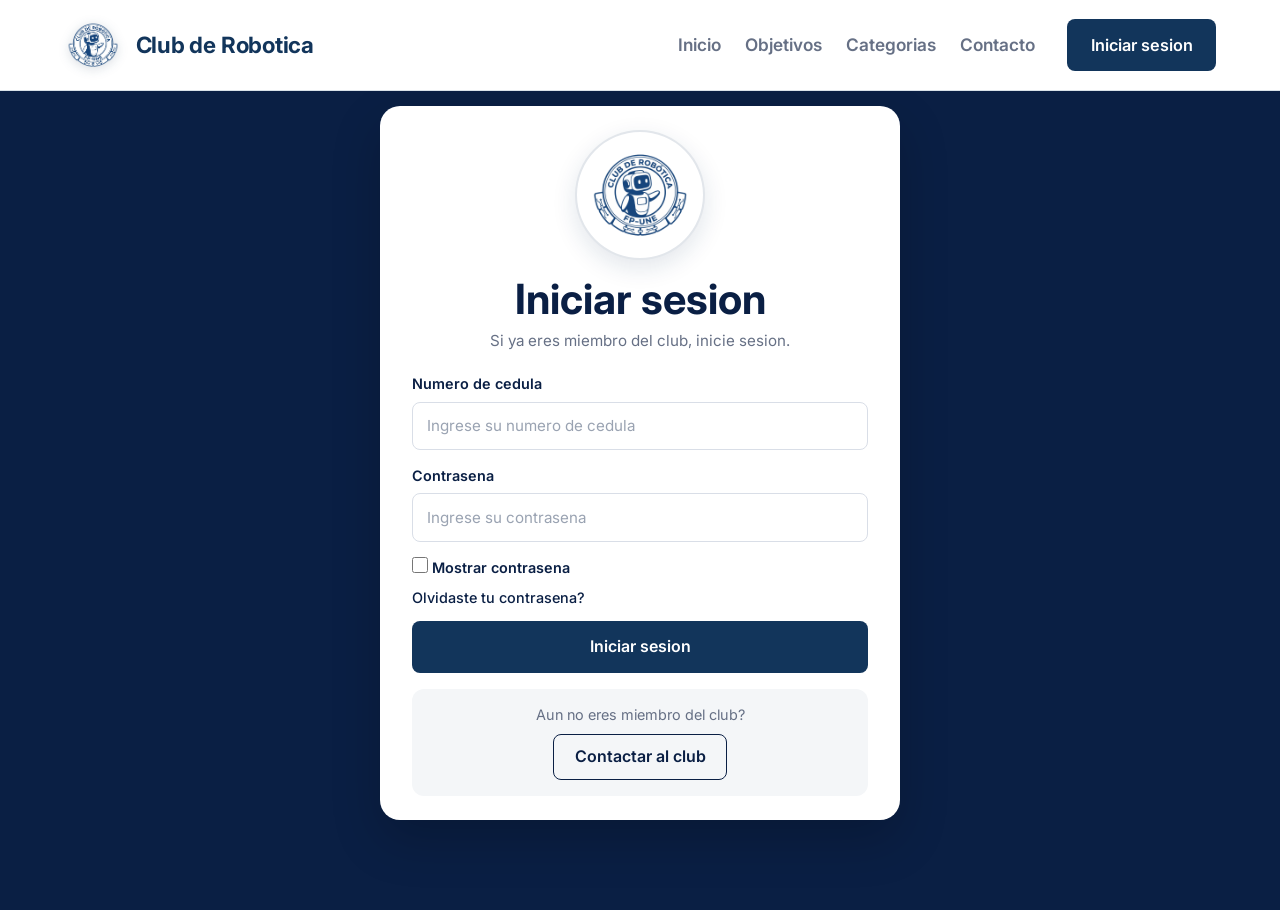
<file: club-robotica_front/login.html>
<!DOCTYPE html>
<html lang="es">
<head>
    <meta charset="UTF-8">

    <meta
        name="viewport"
        content="width=device-width, initial-scale=1.0"
    >

    <title>Club de Robotica | Iniciar sesion</title>
    <link rel="icon" type="image/png" href="assets/images/brand/logo_icono.png">

    <!-- Tipografia -->
    <link
        rel="preconnect"
        href="https://fonts.googleapis.com"
    >

    <link
        rel="preconnect"
        href="https://fonts.gstatic.com"
        crossorigin
    >

    <link
        href="https://fonts.googleapis.com/css2?family=Inter:wght@400;500;600;700&display=swap"
        rel="stylesheet"
    >

    <!-- Estilos globales -->
    <link
        rel="stylesheet"
        href="css/style.css?v=2.4"
    >

    <!-- Estilos especificos de la pagina -->
    <link
        rel="stylesheet"
        href="css/pages/login.css?v=2.4"
    >

    <!-- Estilos responsive -->
    <link
        rel="stylesheet"
        href="css/responsive.css?v=2.4"
    >
</head>

<body>

    <!-- ========================================
    BARRA DE NAVEGACION
    ========================================= -->

    <header class="site-header">
        <nav class="navbar container">

            <!-- Identidad del club -->
            <a
                href="index.html"
                class="brand"
            >

                <img src="assets/images/brand/logo_icono.png" alt="Logo Club de Robótica FP-UNE" class="brand-logo">

                <span class="brand-name">
                    Club de Robotica
                </span>

            </a>

            <!-- Boton hamburguesa -->
            <button
                class="nav-toggle"
                type="button"
                aria-label="Abrir menu de navegacion"
                aria-expanded="false"
            >
                <span></span>
                <span></span>
                <span></span>
            </button>

            <!-- Menu de navegacion -->
            <div class="nav-menu">

                <div class="nav-links">

                    <a
                        href="index.html"
                        class="nav-link"
                    >
                        Inicio
                    </a>

                    <a
                        href="objetivos.html"
                        class="nav-link"
                    >
                        Objetivos
                    </a>

                    <a
                        href="categorias.html"
                        class="nav-link"
                    >
                        Categorias
                    </a>

                    <a
                        href="contacto.html"
                        class="nav-link"
                    >
                        Contacto
                    </a>

                </div>

                <!-- Pagina actual -->
                <a
                    href="login.html"
                    class="btn btn--primary nav-login"
                >
                    Iniciar sesion
                </a>

            </div>

        </nav>
    </header>


    <!-- ========================================
    CONTENIDO PRINCIPAL
    ========================================= -->

    <main>

        <!-- ========================================
        SECCION DE INICIO DE SESION
        ========================================= -->

        <section class="login-section">

            <div class="container">

                <!-- Tarjeta principal -->
                <div class="login-card">

                    <!-- Logo circular -->
                    <div
                        class="login-card__logo"
                        aria-hidden="true"
                    >
                        <img src="assets/images/brand/logo_icono.png" alt="Logo Club de Robotica FP-UNE" class="login-card__logo-img" width="120" height="120">
                    </div>


                    <!-- Introduccion -->
                    <div class="login-card__intro">

                        <h1>
                            Iniciar sesion
                        </h1>

                        <p>
                            Si ya eres miembro del club, inicie sesion.
                        </p>

                    </div>


                    <!-- ========================================
                    FORMULARIO DE INICIO DE SESION
                    ========================================= -->

                    <form class="login-form">

                        <!-- Numero de cedula -->
                        <div class="form-group">

                            <label for="cedula">
                                Numero de cedula
                            </label>

                            <input
                                type="text"
                                id="cedula"
                                name="cedula"
                                placeholder="Ingrese su numero de cedula"
                            >

                        </div>


                        <!-- Contrasena -->
                        <div class="form-group">

                            <label for="password">
                                Contrasena
                            </label>

                            <input
                                type="password"
                                id="password"
                                name="password"
                                placeholder="Ingrese su contrasena"
                            >

                        </div>


                        <!-- Mostrar contrasena -->
                        <label class="password-toggle">

                            <input
                                type="checkbox"
                                id="show-password"
                            >

                            <span>
                                Mostrar contrasena
                            </span>

                        </label>


                        <!-- Recuperacion de contrasena -->
                        <a
                            href="#"
                            class="login-form__forgot-password"
                        >
                            Olvidaste tu contrasena?
                        </a>


                        <!-- Boton principal -->
                        <button
                            type="submit"
                            class="btn btn--primary login-form__button"
                        >
                            Iniciar sesion
                        </button>

                    </form>


                    <!-- ========================================
                    NUEVOS MIEMBROS
                    ========================================= -->

                    <div class="login-card__register">

                        <p>
                            Aun no eres miembro del club?
                        </p>

                        <a
                            href="contacto.html"
                            class="btn login-card__contact-button"
                        >
                            Contactar al club
                        </a>

                    </div>

                </div>

            </div>

        </section>

    </main>


    <!-- JavaScript con Cache Busting -->
    <script src="js/main.js"></script>
    <script src="js/navigation.js"></script>
    <script src="js/auth.js?v=20261020_15"></script>
    <script src="js/pages/login.js?v=20261020_15"></script>
</body>
</html>
</file>
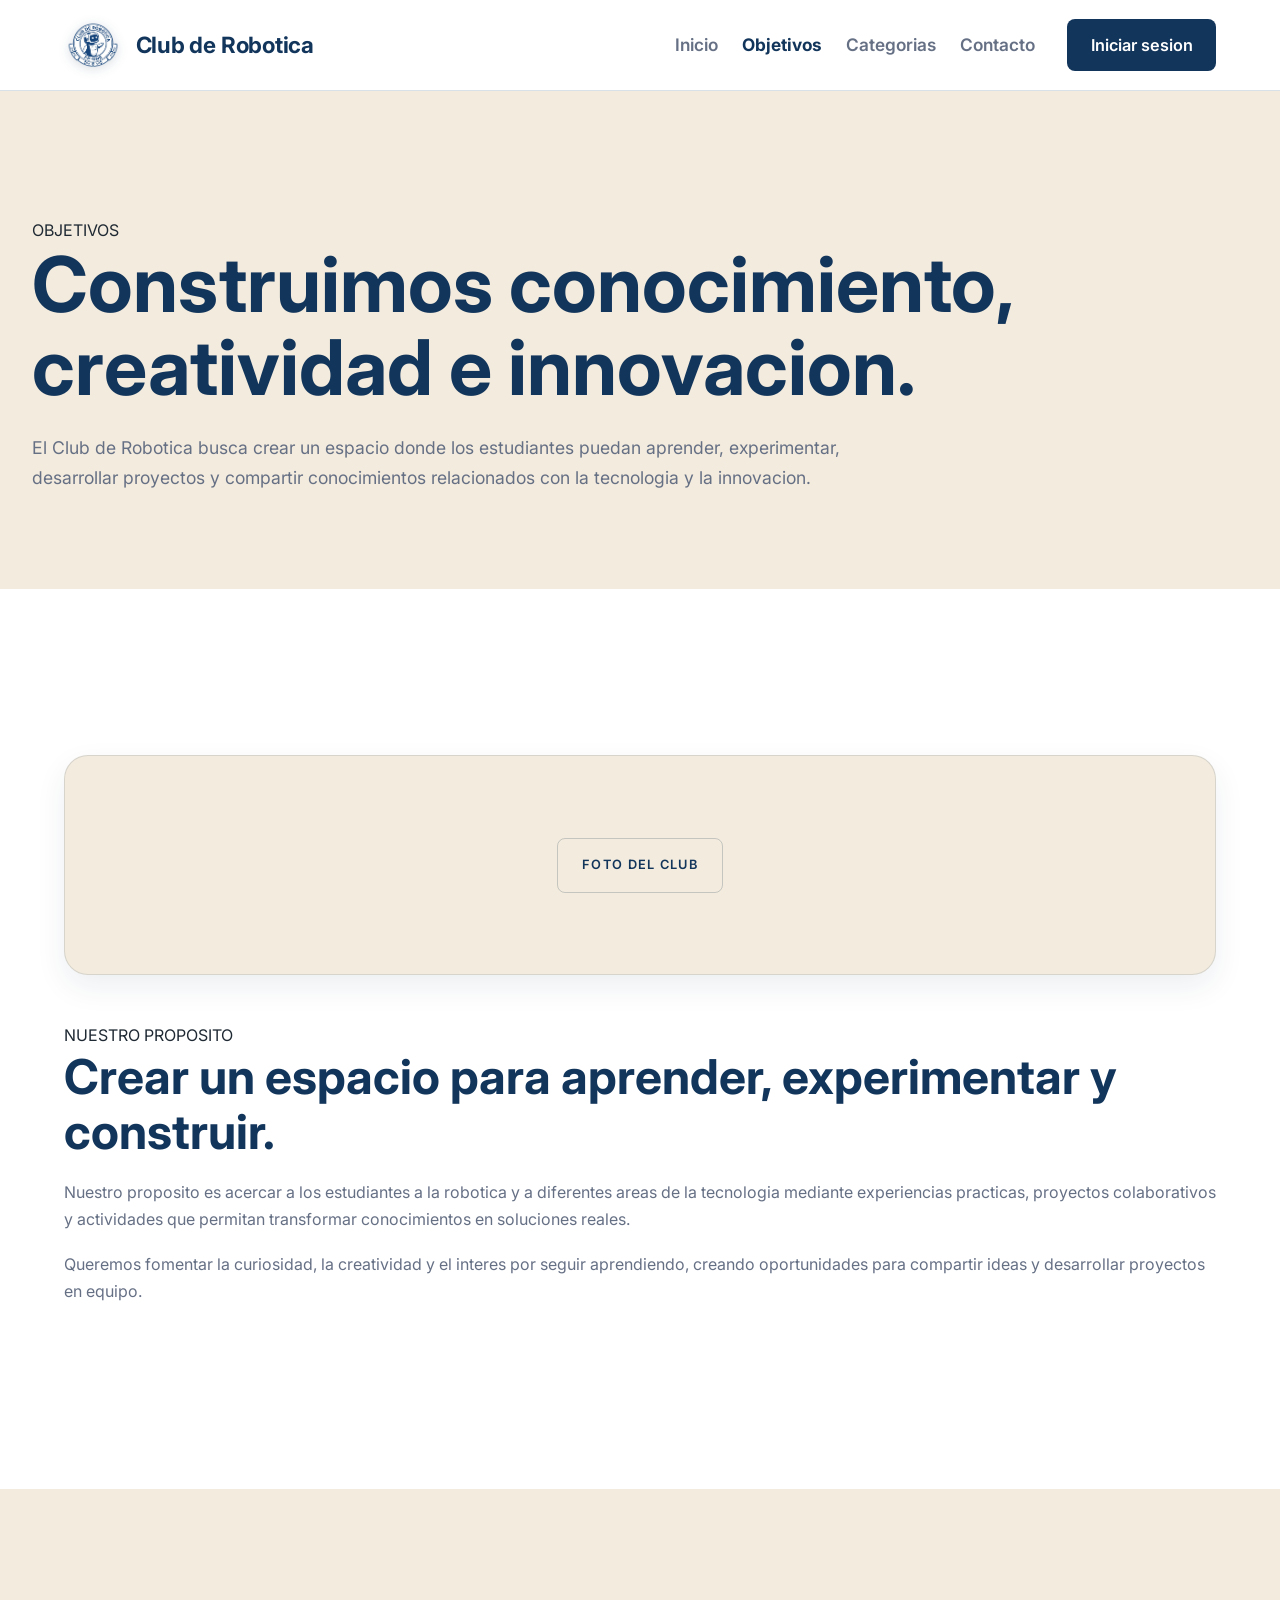
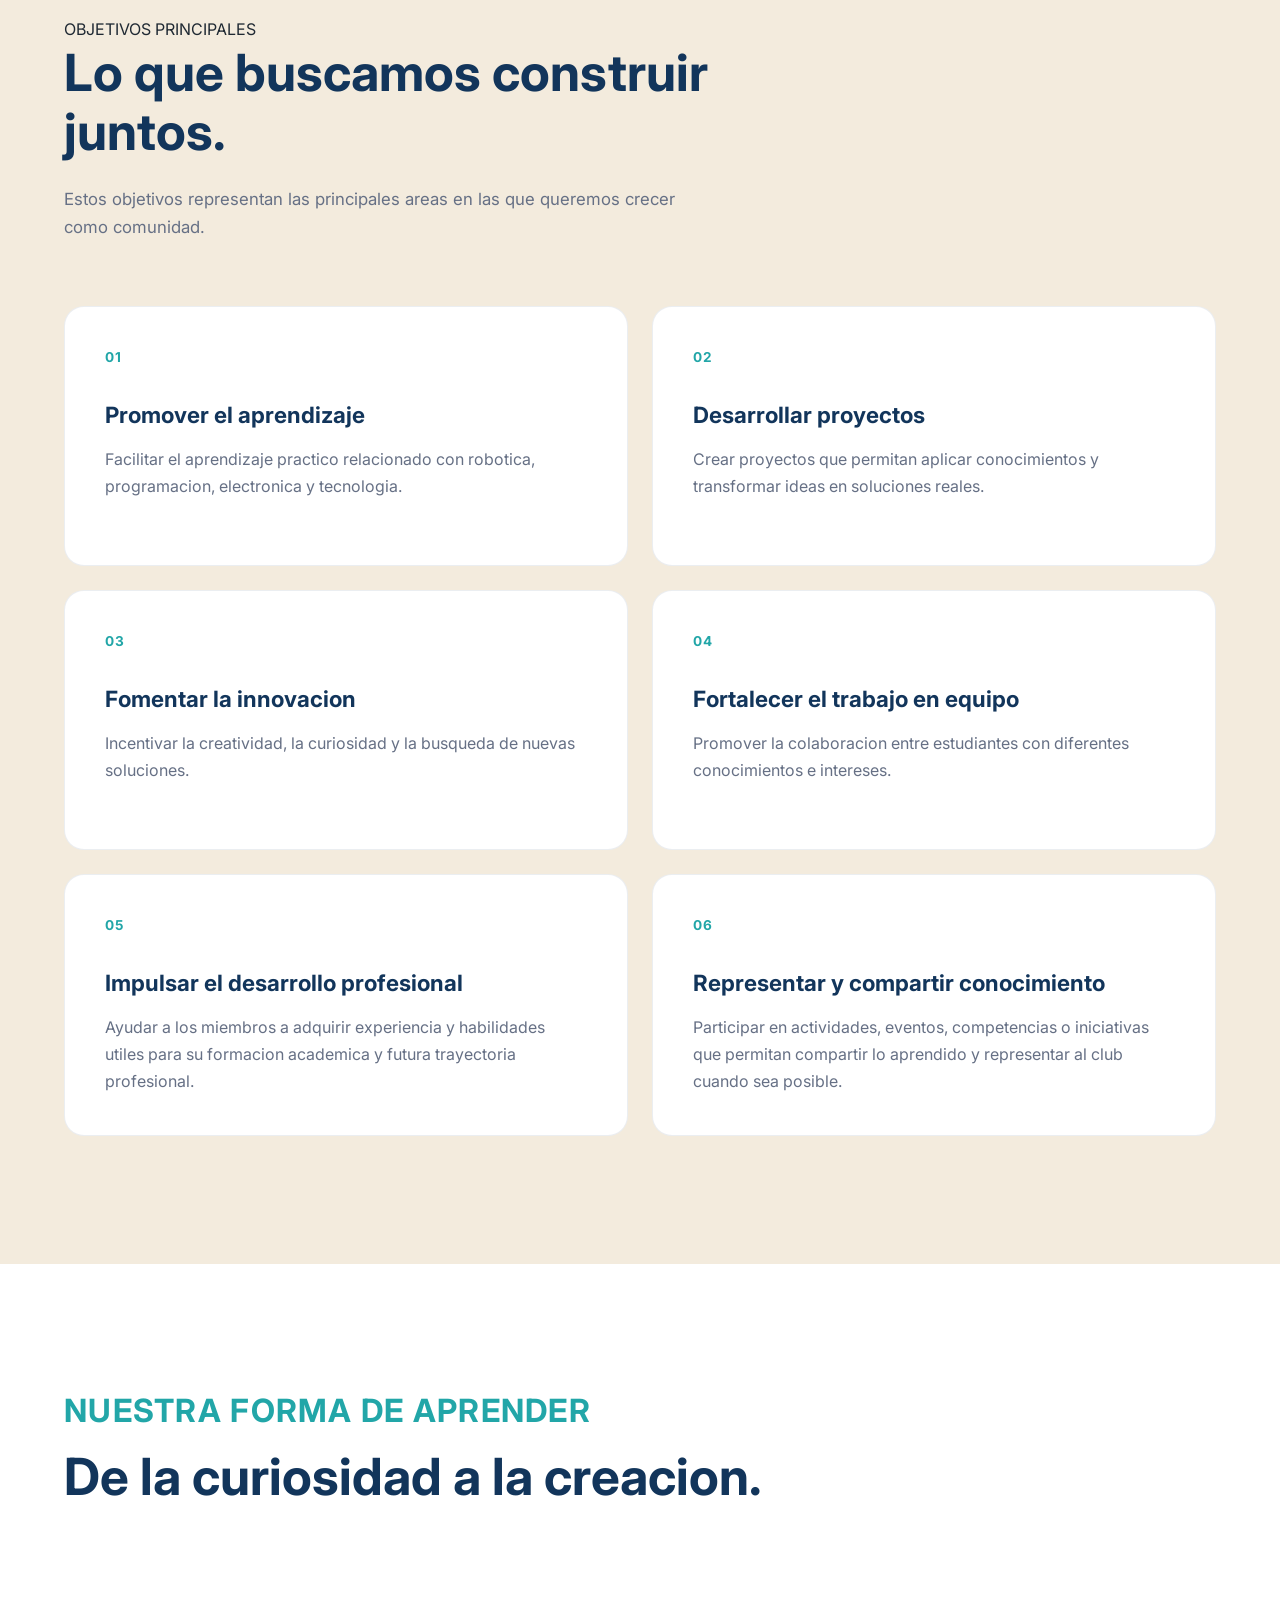
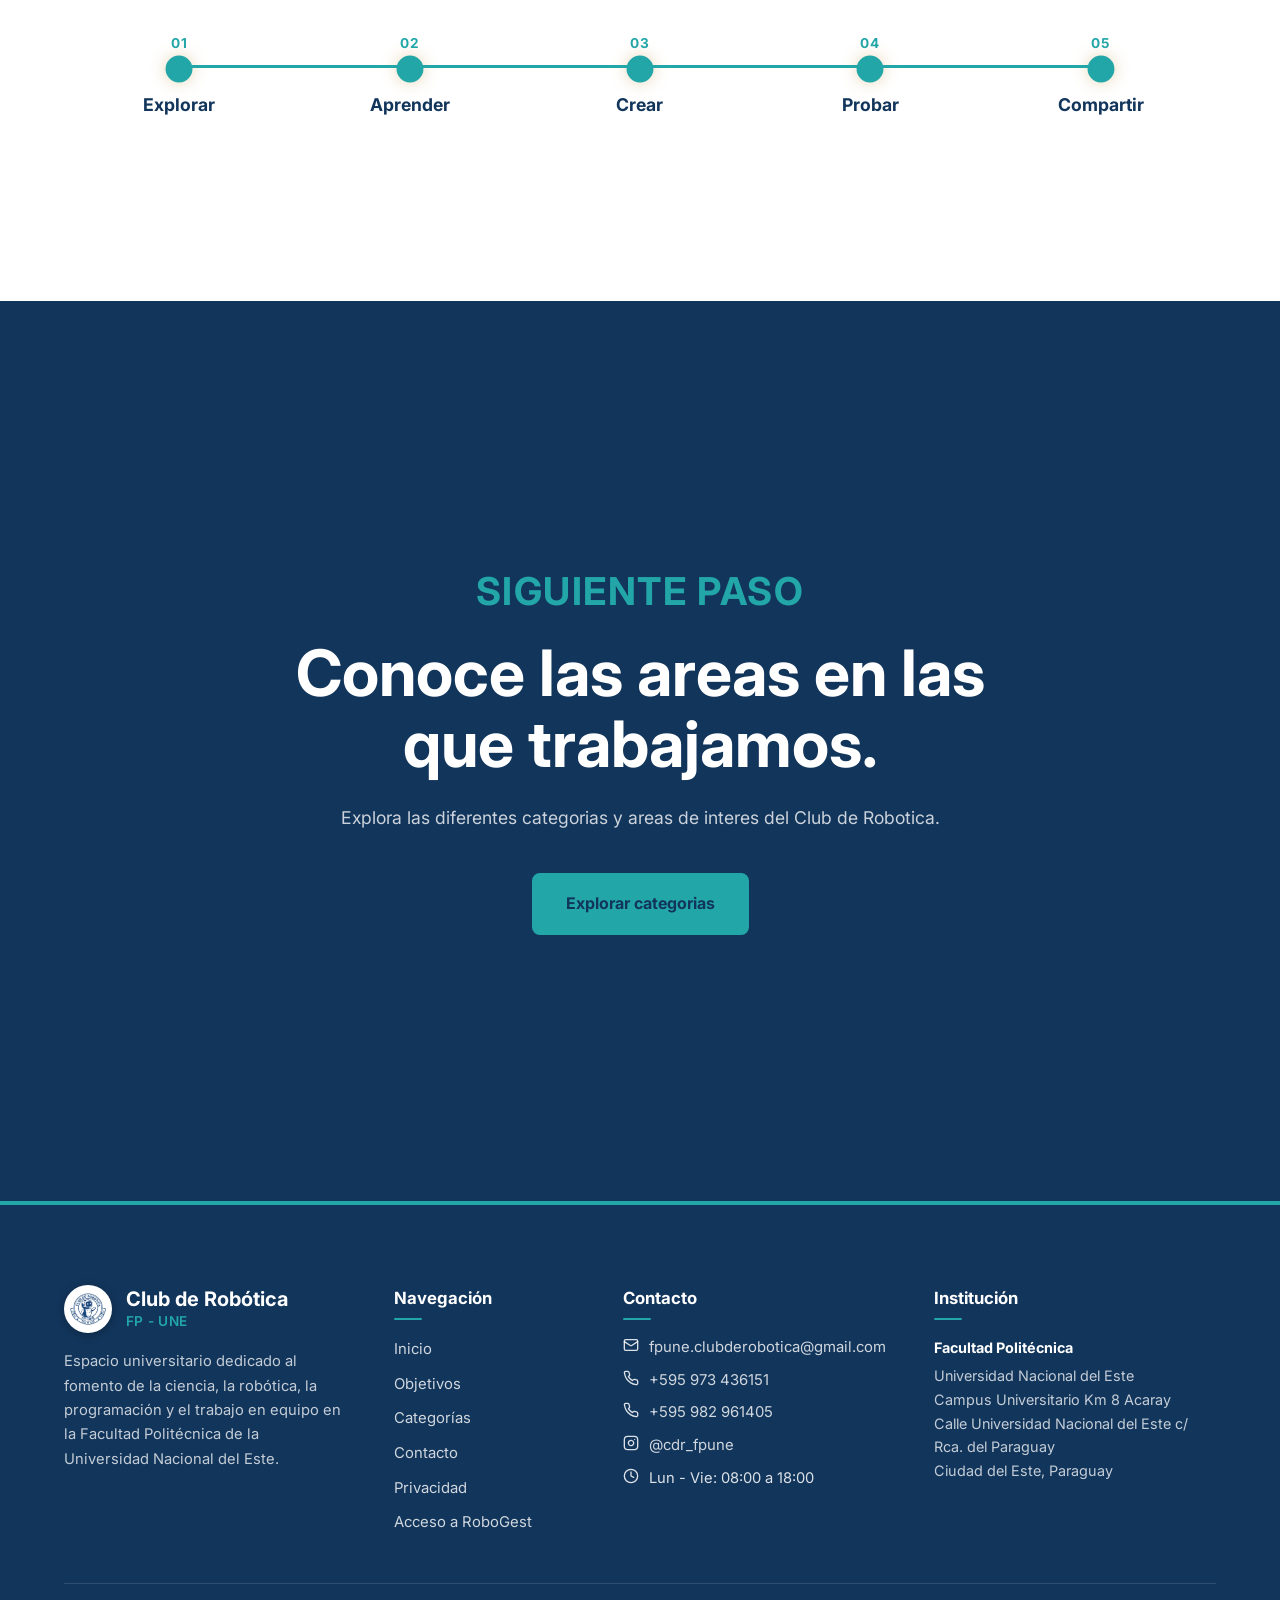
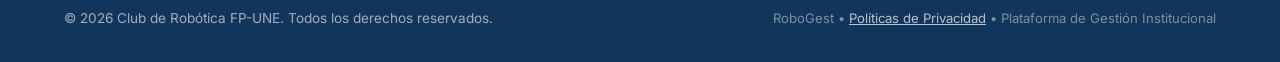
<file: club-robotica_front/objetivos.html>
<!DOCTYPE html>

<html lang="es">

<head>

    <meta charset="UTF-8">

    <meta
        name="viewport"
        content="width=device-width, initial-scale=1.0"
    >

    <title>Club de Robotica | Objetivos</title>
    <link rel="icon" type="image/png" href="assets/images/brand/logo_icono.png">

    <!-- Tipografia -->
    <link rel="preconnect" href="https://fonts.googleapis.com">

    <link
        rel="preconnect"
        href="https://fonts.gstatic.com"
        crossorigin
    >

    <link
        href="https://fonts.googleapis.com/css2?family=Inter:wght@400;500;600;700&display=swap"
        rel="stylesheet"
    >

    <!-- Estilos globales -->
    <link rel="stylesheet" href="css/style.css?v=2.4">

    <!-- Estilos especificos de la pagina Objetivos -->
    <link rel="stylesheet" href="css/pages/objectives.css?v=2.4">

    <!-- Estilos responsive -->
    <link rel="stylesheet" href="css/responsive.css?v=2.4">

</head>

<body>

    <!-- ========================================
         BARRA DE NAVEGACION
    ======================================== -->

    <header class="site-header">

        <nav class="navbar container">

            <!-- Identidad del club -->

            <a href="index.html" class="brand">

                <img src="assets/images/brand/logo_icono.png" alt="Logo Club de Robótica FP-UNE" class="brand-logo">

                <span class="brand-name">
                    Club de Robotica
                </span>

            </a>


            <!-- Boton hamburguesa -->

            <button
                class="nav-toggle"
                type="button"
                aria-label="Abrir menu de navegacion"
                aria-expanded="false"
            >
                <span></span>
                <span></span>
                <span></span>
            </button>


            <!-- Menu de navegacion -->

            <div class="nav-menu">

                <div class="nav-links">

                    <a
                        href="index.html"
                        class="nav-link"
                    >
                        Inicio
                    </a>

                    <a
                        href="objetivos.html"
                        class="nav-link nav-link--active"
                    >
                        Objetivos
                    </a>

                    <a
                        href="categorias.html"
                        class="nav-link"
                    >
                        Categorias
                    </a>

                    <a
                        href="contacto.html"
                        class="nav-link"
                    >
                        Contacto
                    </a>

                </div>


                <!-- Acceso al inicio de sesion -->

                <a
                    href="login.html"
                    class="btn btn--primary nav-login"
                >
                    Iniciar sesion
                </a>

            </div>

        </nav>

    </header>


    <!-- ========================================
         CONTENIDO PRINCIPAL
    ======================================== -->

    <main>

        <!-- ========================================
             ENCABEZADO DE LA PAGINA
        ======================================== -->

        <section class="objectives-hero">

            <div class="container objectives-hero__content">

                <p class="section-label">
                    OBJETIVOS
                </p>

                <h1>
                    Construimos conocimiento,
                    creatividad e innovacion.
                </h1>

                <p>
                    El Club de Robotica busca crear un espacio donde los
                    estudiantes puedan aprender, experimentar, desarrollar
                    proyectos y compartir conocimientos relacionados con la
                    tecnologia y la innovacion.
                </p>

            </div>

        </section>


        <!-- ========================================
             NUESTRO PROPOSITO
        ======================================== -->

        <section class="purpose">

            <div class="container purpose__container">

                <!-- Placeholder para futura fotografia -->

                <div class="purpose__image-placeholder">

                    <span>
                        FOTO DEL CLUB
                    </span>

                </div>


                <!-- Contenido -->

                <div class="purpose__content">

                    <p class="section-label">
                        NUESTRO PROPOSITO
                    </p>

                    <h2>
                        Crear un espacio para aprender,
                        experimentar y construir.
                    </h2>

                    <p>
                        Nuestro proposito es acercar a los estudiantes a la
                        robotica y a diferentes areas de la tecnologia mediante
                        experiencias practicas, proyectos colaborativos y
                        actividades que permitan transformar conocimientos en
                        soluciones reales.
                    </p>

                    <p>
                        Queremos fomentar la curiosidad, la creatividad y el
                        interes por seguir aprendiendo, creando oportunidades
                        para compartir ideas y desarrollar proyectos en equipo.
                    </p>

                </div>

            </div>

        </section>


        <!-- ========================================
             OBJETIVOS PRINCIPALES
        ======================================== -->

        <section class="main-objectives">

            <div class="container">

                <div class="main-objectives__heading">

                    <p class="section-label">
                        OBJETIVOS PRINCIPALES
                    </p>

                    <h2>
                        Lo que buscamos construir juntos.
                    </h2>

                    <p>
                        Estos objetivos representan las principales areas en las
                        que queremos crecer como comunidad.
                    </p>

                </div>


                <!-- Lista de objetivos -->

                <div class="objectives-grid">

                    <article class="objective-card">

                        <span class="objective-card__number">
                            01
                        </span>

                        <h3>
                            Promover el aprendizaje
                        </h3>

                        <p>
                            Facilitar el aprendizaje practico relacionado con
                            robotica, programacion, electronica y tecnologia.
                        </p>

                    </article>


                    <article class="objective-card">

                        <span class="objective-card__number">
                            02
                        </span>

                        <h3>
                            Desarrollar proyectos
                        </h3>

                        <p>
                            Crear proyectos que permitan aplicar conocimientos
                            y transformar ideas en soluciones reales.
                        </p>

                    </article>


                    <article class="objective-card">

                        <span class="objective-card__number">
                            03
                        </span>

                        <h3>
                            Fomentar la innovacion
                        </h3>

                        <p>
                            Incentivar la creatividad, la curiosidad y la
                            busqueda de nuevas soluciones.
                        </p>

                    </article>


                    <article class="objective-card">

                        <span class="objective-card__number">
                            04
                        </span>

                        <h3>
                            Fortalecer el trabajo en equipo
                        </h3>

                        <p>
                            Promover la colaboracion entre estudiantes con
                            diferentes conocimientos e intereses.
                        </p>

                    </article>


                    <article class="objective-card">

                        <span class="objective-card__number">
                            05
                        </span>

                        <h3>
                            Impulsar el desarrollo profesional
                        </h3>

                        <p>
                            Ayudar a los miembros a adquirir experiencia y
                            habilidades utiles para su formacion academica y
                            futura trayectoria profesional.
                        </p>

                    </article>


                    <article class="objective-card">

                        <span class="objective-card__number">
                            06
                        </span>

                        <h3>
                            Representar y compartir conocimiento
                        </h3>

                        <p>
                            Participar en actividades, eventos, competencias o
                            iniciativas que permitan compartir lo aprendido y
                            representar al club cuando sea posible.
                        </p>

                    </article>

                </div>

            </div>

        </section>


        <!-- ========================================
             NUESTRA FORMA DE APRENDER
        ======================================== -->

        <section class="learning-process">

            <div class="container">

                <div class="learning-process__heading">

                    <p class="section-label">
                        NUESTRA FORMA DE APRENDER
                    </p>

                    <h2>
                        De la curiosidad a la creacion.
                    </h2>

                </div>


                <!-- Proceso de aprendizaje -->

                <div class="learning-process__steps">

                    <div class="learning-step">

                        <span class="learning-step__number">
                            01
                        </span>

                        <h3>
                            Explorar
                        </h3>

                    </div>


                    <div class="learning-step">

                        <span class="learning-step__number">
                            02
                        </span>

                        <h3>
                            Aprender
                        </h3>

                    </div>


                    <div class="learning-step">

                        <span class="learning-step__number">
                            03
                        </span>

                        <h3>
                            Crear
                        </h3>

                    </div>


                    <div class="learning-step">

                        <span class="learning-step__number">
                            04
                        </span>

                        <h3>
                            Probar
                        </h3>

                    </div>


                    <div class="learning-step">

                        <span class="learning-step__number">
                            05
                        </span>

                        <h3>
                            Compartir
                        </h3>

                    </div>

                </div>

            </div>

        </section>


        <!-- ========================================
             LLAMADA FINAL
        ======================================== -->

        <section class="objectives-cta">

            <div class="container objectives-cta__content">

                <p class="section-label">
                    SIGUIENTE PASO
                </p>

                <h2>
                    Conoce las areas en las que trabajamos.
                </h2>

                <p>
                    Explora las diferentes categorias y areas de interes del
                    Club de Robotica.
                </p>

                <a
                    href="categorias.html"
                    class="btn btn--primary"
                >
                    Explorar categorias
                </a>

            </div>

        </section>

    </main>

    <!-- ========================================
        PIE DE PAGINA INSTITUCIONAL
    ======================================== -->
    <footer class="site-footer">
        <div class="container footer-container">
            <div class="footer-grid">
                <!-- Columna 1: Identidad -->
                <div class="footer-col footer-col--brand">
                    <div class="footer-brand">
                        <img src="assets/images/brand/logo_icono.png" alt="Logo Club de Robótica FP-UNE" class="footer-logo">
                        <div>
                            <span class="footer-brand-title">Club de Robótica</span>
                            <span class="footer-brand-sub">FP - UNE</span>
                        </div>
                    </div>
                    <p class="footer-description">
                        Espacio universitario dedicado al fomento de la ciencia, la robótica, la programación y el trabajo en equipo en la Facultad Politécnica de la Universidad Nacional del Este.
                    </p>
                </div>

                <!-- Columna 2: Enlaces Rápidos -->
                <div class="footer-col">
                    <h3 class="footer-title">Navegación</h3>
                    <ul class="footer-links">
                        <li><a href="index.html">Inicio</a></li>
                        <li><a href="objetivos.html">Objetivos</a></li>
                        <li><a href="categorias.html">Categorías</a></li>
                        <li><a href="contacto.html">Contacto</a></li>
                        <li><a href="privacidad.html">Privacidad</a></li>
                        <li><a href="login.html">Acceso a RoboGest</a></li>
                    </ul>
                </div>

                <!-- Columna 3: Contacto -->
                <div class="footer-col">
                    <h3 class="footer-title">Contacto</h3>
                    <ul class="footer-contact">
                        <li>
                            <span class="footer-contact-icon" aria-hidden="true">
                                <svg width="16" height="16" viewBox="0 0 24 24" fill="none" stroke="currentColor" stroke-width="2" stroke-linecap="round" stroke-linejoin="round"><rect width="20" height="16" x="2" y="4" rx="2"/><path d="m22 7-8.97 5.7a1.94 1.94 0 0 1-2.06 0L2 7"/></svg>
                            </span>
                            <a href="mailto:fpune.clubderobotica@gmail.com">fpune.clubderobotica@gmail.com</a>
                        </li>
                        <li>
                            <span class="footer-contact-icon" aria-hidden="true">
                                <svg width="16" height="16" viewBox="0 0 24 24" fill="none" stroke="currentColor" stroke-width="2" stroke-linecap="round" stroke-linejoin="round"><path d="M22 16.92v3a2 2 0 0 1-2.18 2 19.79 19.79 0 0 1-8.63-3.07 19.5 19.5 0 0 1-6-6 19.79 19.79 0 0 1-3.07-8.67A2 2 0 0 1 4.11 2h3a2 2 0 0 1 2 1.72 12.84 12.84 0 0 0 .7 2.81 2 2 0 0 1-.45 2.11L8.09 9.91a16 16 0 0 0 6 6l1.27-1.27a2 2 0 0 1 2.11-.45 12.84 12.84 0 0 0 2.81.7A2 2 0 0 1 22 16.92z"/></svg>
                            </span>
                            <a href="https://wa.me/595973436151" target="_blank" rel="noopener noreferrer">+595 973 436151</a>
                        </li>
                        <li>
                            <span class="footer-contact-icon" aria-hidden="true">
                                <svg width="16" height="16" viewBox="0 0 24 24" fill="none" stroke="currentColor" stroke-width="2" stroke-linecap="round" stroke-linejoin="round"><path d="M22 16.92v3a2 2 0 0 1-2.18 2 19.79 19.79 0 0 1-8.63-3.07 19.5 19.5 0 0 1-6-6 19.79 19.79 0 0 1-3.07-8.67A2 2 0 0 1 4.11 2h3a2 2 0 0 1 2 1.72 12.84 12.84 0 0 0 .7 2.81 2 2 0 0 1-.45 2.11L8.09 9.91a16 16 0 0 0 6 6l1.27-1.27a2 2 0 0 1 2.11-.45 12.84 12.84 0 0 0 2.81.7A2 2 0 0 1 22 16.92z"/></svg>
                            </span>
                            <a href="https://wa.me/595982961405" target="_blank" rel="noopener noreferrer">+595 982 961405</a>
                        </li>
                        <li>
                            <span class="footer-contact-icon" aria-hidden="true">
                                <svg width="16" height="16" viewBox="0 0 24 24" fill="none" stroke="currentColor" stroke-width="2" stroke-linecap="round" stroke-linejoin="round"><rect width="20" height="20" x="2" y="2" rx="5" ry="5"/><path d="M16 11.37A4 4 0 1 1 12.63 8 4 4 0 0 1 16 11.37z"/><line x1="17.5" x2="17.51" y1="6.5" y2="6.5"/></svg>
                            </span>
                            <a href="https://www.instagram.com/cdr_fpune/" target="_blank" rel="noopener noreferrer">@cdr_fpune</a>
                        </li>
                        <li>
                            <span class="footer-contact-icon" aria-hidden="true">
                                <svg width="16" height="16" viewBox="0 0 24 24" fill="none" stroke="currentColor" stroke-width="2" stroke-linecap="round" stroke-linejoin="round"><circle cx="12" cy="12" r="10"/><polyline points="12 6 12 12 16 14"/></svg>
                            </span>
                            <span>Lun - Vie: 08:00 a 18:00</span>
                        </li>
                    </ul>
                </div>

                <!-- Columna 4: Institución & Ubicación -->
                <div class="footer-col">
                    <h3 class="footer-title">Institución</h3>
                    <address class="footer-address">
                        <p class="footer-institution"><strong>Facultad Politécnica</strong></p>
                        <p>Universidad Nacional del Este</p>
                        <p>Campus Universitario Km 8 Acaray</p>
                        <p>Calle Universidad Nacional del Este c/ Rca. del Paraguay</p>
                        <p>Ciudad del Este, Paraguay</p>
                    </address>
                </div>
            </div>

            <div class="footer-bottom">
                <p>&copy; 2026 Club de Robótica FP-UNE. Todos los derechos reservados.</p>
                <p class="footer-meta">RoboGest &bull; <a href="privacidad.html" class="footer-privacy-link">Políticas de Privacidad</a> &bull; Plataforma de Gestión Institucional</p>
            </div>
        </div>
    </footer>

    <!-- JavaScript -->
    <script src="js/main.js?v=2.6"></script>
    <script src="js/navigation.js?v=2.6"></script>

</body>
</html>
</file>
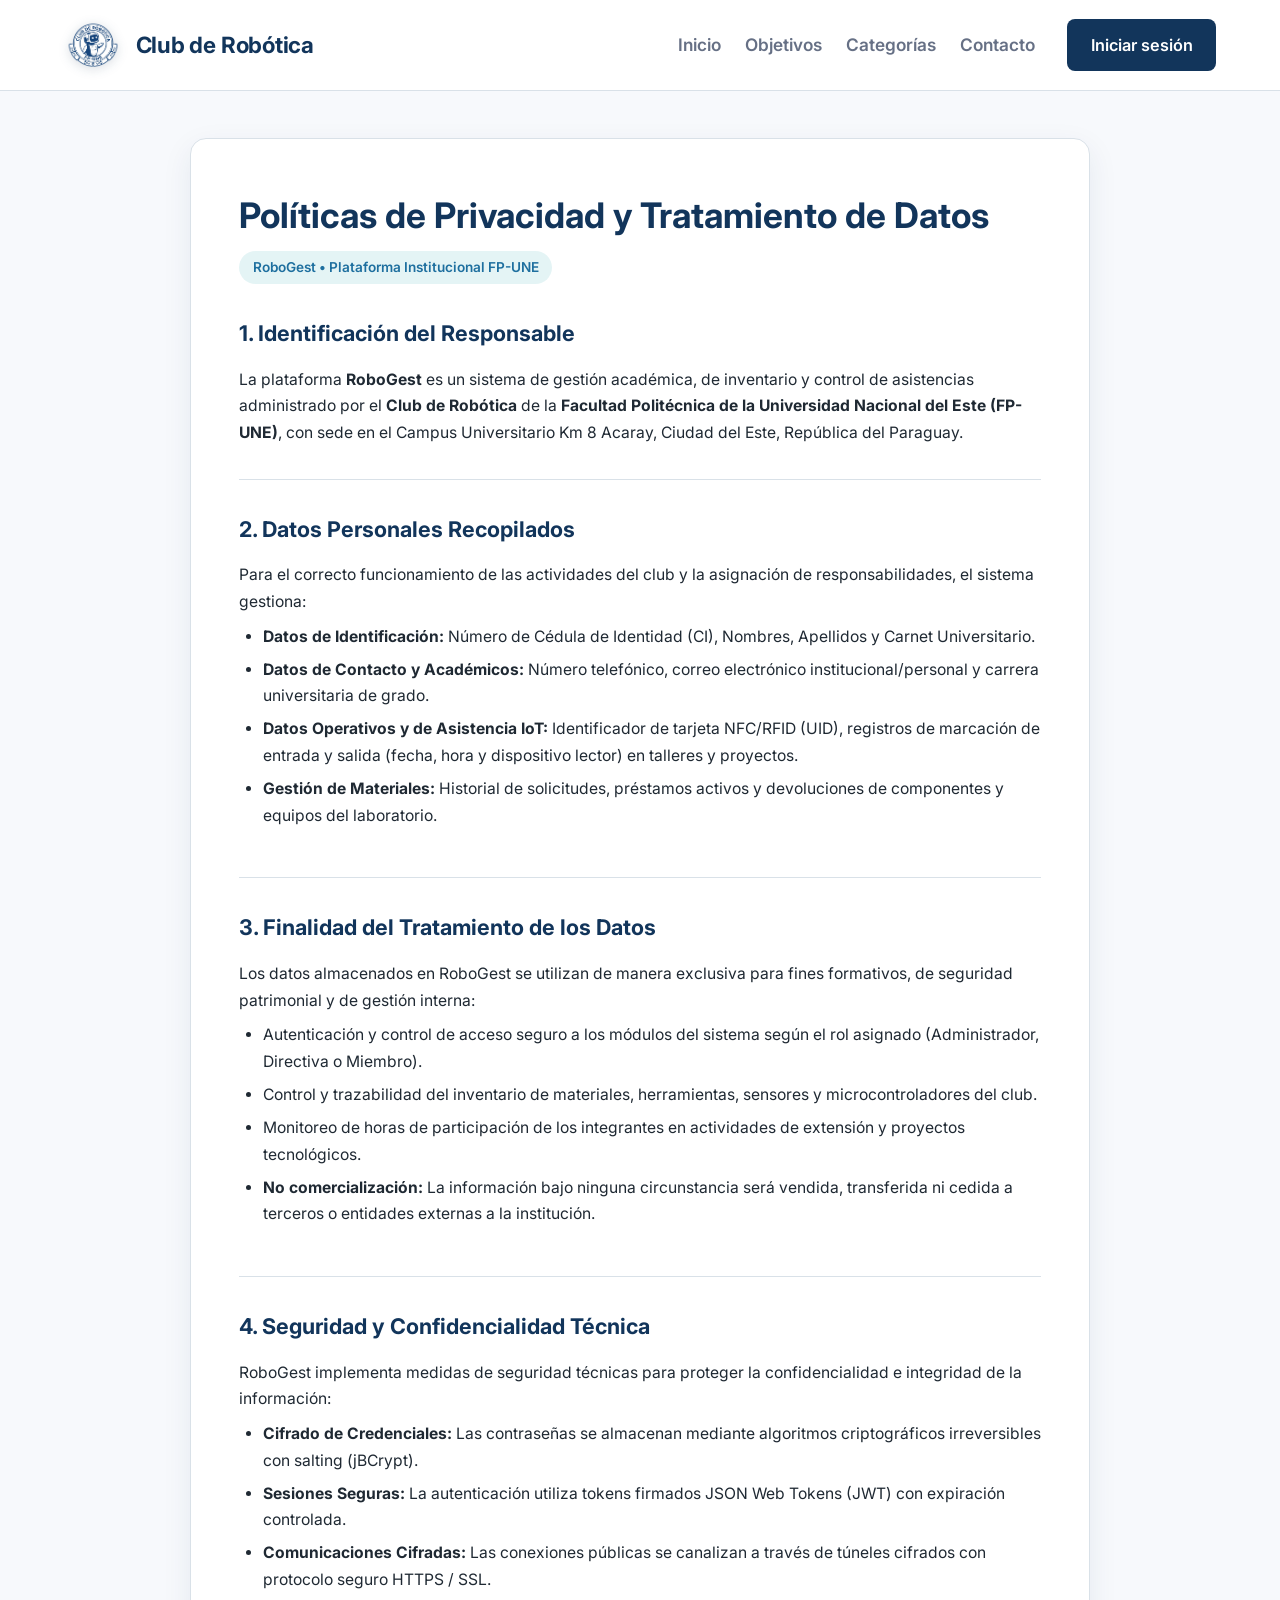
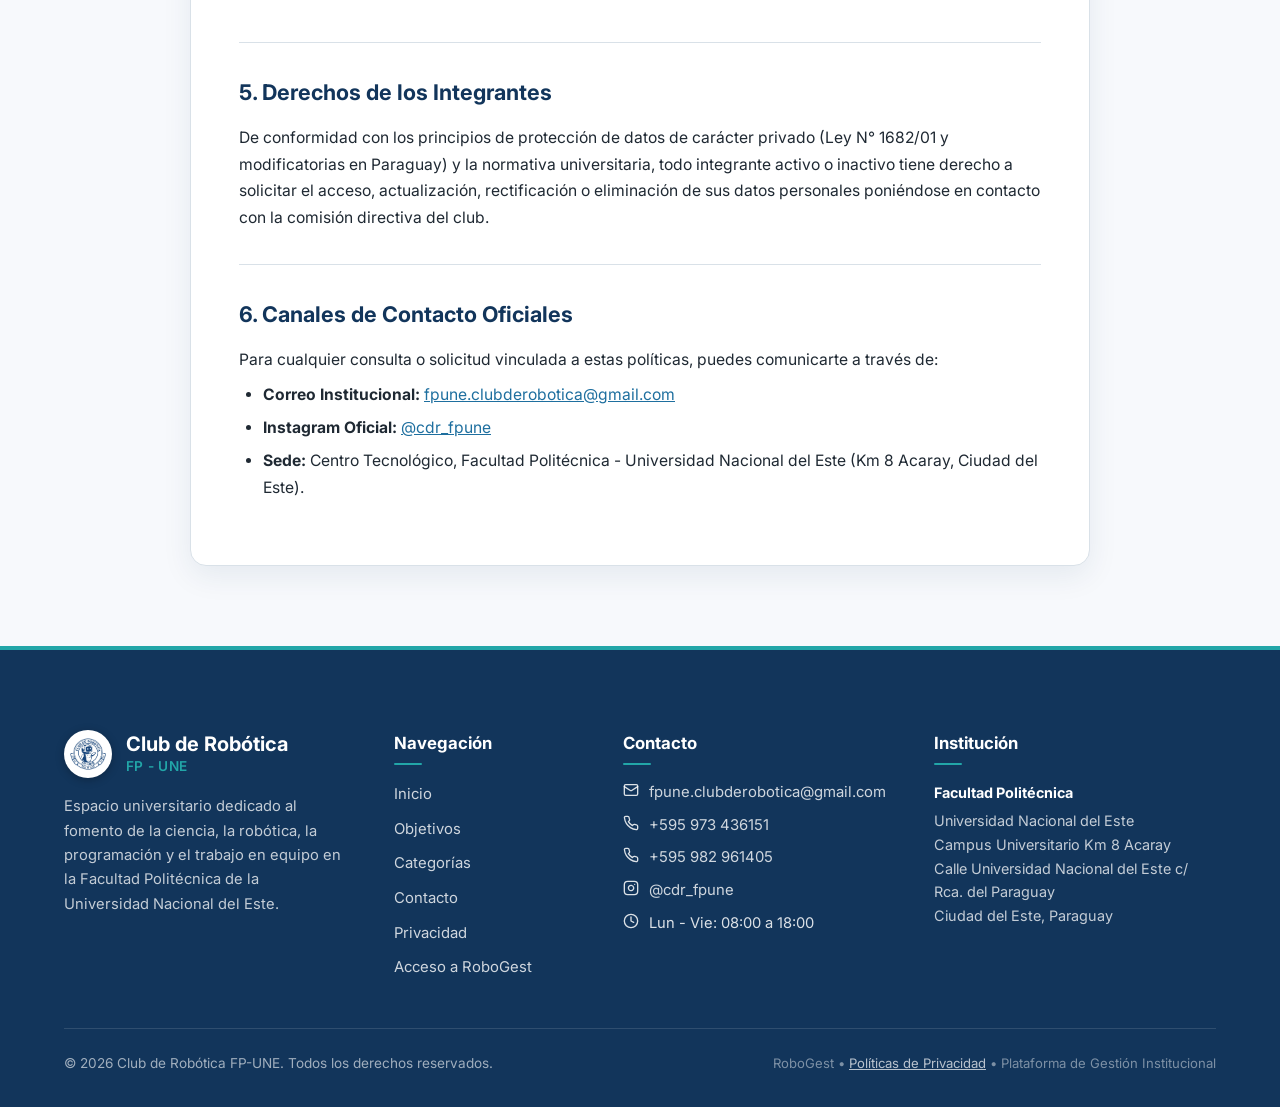
<file: club-robotica_front/privacidad.html>
<!DOCTYPE html>
<html lang="es">

<head>
    <meta charset="UTF-8">
    <meta name="viewport" content="width=device-width, initial-scale=1.0">
    <title>Club de Robótica | Políticas de Privacidad</title>
    <link rel="icon" type="image/png" href="assets/images/brand/logo_icono.png">

    <!-- Tipografía -->
    <link rel="preconnect" href="https://fonts.googleapis.com">
    <link rel="preconnect" href="https://fonts.gstatic.com" crossorigin>
    <link href="https://fonts.googleapis.com/css2?family=Inter:wght@400;500;600;700&display=swap" rel="stylesheet">

    <!-- Estilos globales -->
    <link rel="stylesheet" href="css/style.css?v=2.7">
    <link rel="stylesheet" href="css/responsive.css?v=2.7">
</head>

<body>

    <!-- ========================================
         BARRA DE NAVEGACION
    ======================================== -->
    <header class="site-header">
        <nav class="navbar container">
            <!-- Identidad del club -->
            <a href="index.html" class="brand">
                <img src="assets/images/brand/logo_icono.png" alt="Logo Club de Robótica FP-UNE" class="brand-logo">
                <span class="brand-name">Club de Robótica</span>
            </a>

            <!-- Botón hamburguesa -->
            <button class="nav-toggle" type="button" aria-label="Abrir menú de navegación" aria-expanded="false">
                <span></span>
                <span></span>
                <span></span>
            </button>

            <!-- Menú de navegación -->
            <div class="nav-menu">
                <div class="nav-links">
                    <a href="index.html" class="nav-link">Inicio</a>
                    <a href="objetivos.html" class="nav-link">Objetivos</a>
                    <a href="categorias.html" class="nav-link">Categorías</a>
                    <a href="contacto.html" class="nav-link">Contacto</a>
                </div>

                <!-- Acceso al inicio de sesión -->
                <a href="login.html" class="btn btn--primary nav-login">Iniciar sesión</a>
            </div>
        </nav>
    </header>

    <!-- ========================================
         CONTENIDO PRINCIPAL
    ======================================== -->
    <main>
        <section class="privacy-section">
            <div class="container">
                <article class="privacy-card">
                    <h1>Políticas de Privacidad y Tratamiento de Datos</h1>
                    <span class="privacy-badge">RoboGest &bull; Plataforma Institucional FP-UNE</span>

                    <!-- Bloque 1: Responsable -->
                    <div class="privacy-section-block">
                        <h2>1. Identificación del Responsable</h2>
                        <p>
                            La plataforma <strong>RoboGest</strong> es un sistema de gestión académica, de inventario y control de asistencias administrado por el <strong>Club de Robótica</strong> de la <strong>Facultad Politécnica de la Universidad Nacional del Este (FP-UNE)</strong>, con sede en el Campus Universitario Km 8 Acaray, Ciudad del Este, República del Paraguay.
                        </p>
                    </div>

                    <!-- Bloque 2: Datos Recopilados -->
                    <div class="privacy-section-block">
                        <h2>2. Datos Personales Recopilados</h2>
                        <p>Para el correcto funcionamiento de las actividades del club y la asignación de responsabilidades, el sistema gestiona:</p>
                        <ul>
                            <li><strong>Datos de Identificación:</strong> Número de Cédula de Identidad (CI), Nombres, Apellidos y Carnet Universitario.</li>
                            <li><strong>Datos de Contacto y Académicos:</strong> Número telefónico, correo electrónico institucional/personal y carrera universitaria de grado.</li>
                            <li><strong>Datos Operativos y de Asistencia IoT:</strong> Identificador de tarjeta NFC/RFID (UID), registros de marcación de entrada y salida (fecha, hora y dispositivo lector) en talleres y proyectos.</li>
                            <li><strong>Gestión de Materiales:</strong> Historial de solicitudes, préstamos activos y devoluciones de componentes y equipos del laboratorio.</li>
                        </ul>
                    </div>

                    <!-- Bloque 3: Finalidad -->
                    <div class="privacy-section-block">
                        <h2>3. Finalidad del Tratamiento de los Datos</h2>
                        <p>Los datos almacenados en RoboGest se utilizan de manera exclusiva para fines formativos, de seguridad patrimonial y de gestión interna:</p>
                        <ul>
                            <li>Autenticación y control de acceso seguro a los módulos del sistema según el rol asignado (Administrador, Directiva o Miembro).</li>
                            <li>Control y trazabilidad del inventario de materiales, herramientas, sensores y microcontroladores del club.</li>
                            <li>Monitoreo de horas de participación de los integrantes en actividades de extensión y proyectos tecnológicos.</li>
                            <li><strong>No comercialización:</strong> La información bajo ninguna circunstancia será vendida, transferida ni cedida a terceros o entidades externas a la institución.</li>
                        </ul>
                    </div>

                    <!-- Bloque 4: Seguridad -->
                    <div class="privacy-section-block">
                        <h2>4. Seguridad y Confidencialidad Técnica</h2>
                        <p>RoboGest implementa medidas de seguridad técnicas para proteger la confidencialidad e integridad de la información:</p>
                        <ul>
                            <li><strong>Cifrado de Credenciales:</strong> Las contraseñas se almacenan mediante algoritmos criptográficos irreversibles con salting (jBCrypt).</li>
                            <li><strong>Sesiones Seguras:</strong> La autenticación utiliza tokens firmados JSON Web Tokens (JWT) con expiración controlada.</li>
                            <li><strong>Comunicaciones Cifradas:</strong> Las conexiones públicas se canalizan a través de túneles cifrados con protocolo seguro HTTPS / SSL.</li>
                        </ul>
                    </div>

                    <!-- Bloque 5: Derechos -->
                    <div class="privacy-section-block">
                        <h2>5. Derechos de los Integrantes</h2>
                        <p>
                            De conformidad con los principios de protección de datos de carácter privado (Ley N° 1682/01 y modificatorias en Paraguay) y la normativa universitaria, todo integrante activo o inactivo tiene derecho a solicitar el acceso, actualización, rectificación o eliminación de sus datos personales poniéndose en contacto con la comisión directiva del club.
                        </p>
                    </div>

                    <!-- Bloque 6: Contacto -->
                    <div class="privacy-section-block">
                        <h2>6. Canales de Contacto Oficiales</h2>
                        <p>Para cualquier consulta o solicitud vinculada a estas políticas, puedes comunicarte a través de:</p>
                        <ul>
                            <li><strong>Correo Institucional:</strong> <a href="mailto:fpune.clubderobotica@gmail.com" style="color: var(--color-secondary); text-decoration: underline;">fpune.clubderobotica@gmail.com</a></li>
                            <li><strong>Instagram Oficial:</strong> <a href="https://www.instagram.com/cdr_fpune/" target="_blank" rel="noopener noreferrer" style="color: var(--color-secondary); text-decoration: underline;">@cdr_fpune</a></li>
                            <li><strong>Sede:</strong> Centro Tecnológico, Facultad Politécnica - Universidad Nacional del Este (Km 8 Acaray, Ciudad del Este).</li>
                        </ul>
                    </div>
                </article>
            </div>
        </section>
    </main>

    <!-- ========================================
         PIE DE PAGINA (FOOTER)
    ======================================== -->
    <footer class="site-footer">
        <div class="container footer-container">
            <div class="footer-grid">
                <!-- Columna 1: Identidad -->
                <div class="footer-col footer-col--brand">
                    <div class="footer-brand">
                        <img src="assets/images/brand/logo_icono.png" alt="Logo Club de Robótica FP-UNE" class="footer-logo">
                        <div>
                            <span class="footer-brand-title">Club de Robótica</span>
                            <span class="footer-brand-sub">FP - UNE</span>
                        </div>
                    </div>
                    <p class="footer-description">
                        Espacio universitario dedicado al fomento de la ciencia, la robótica, la programación y el trabajo en equipo en la Facultad Politécnica de la Universidad Nacional del Este.
                    </p>
                </div>

                <!-- Columna 2: Enlaces Rápidos -->
                <div class="footer-col">
                    <h3 class="footer-title">Navegación</h3>
                    <ul class="footer-links">
                        <li><a href="index.html">Inicio</a></li>
                        <li><a href="objetivos.html">Objetivos</a></li>
                        <li><a href="categorias.html">Categorías</a></li>
                        <li><a href="contacto.html">Contacto</a></li>
                        <li><a href="privacidad.html">Privacidad</a></li>
                        <li><a href="login.html">Acceso a RoboGest</a></li>
                    </ul>
                </div>

                <!-- Columna 3: Contacto -->
                <div class="footer-col">
                    <h3 class="footer-title">Contacto</h3>
                    <ul class="footer-contact">
                        <li>
                            <span class="footer-contact-icon" aria-hidden="true">
                                <svg width="16" height="16" viewBox="0 0 24 24" fill="none" stroke="currentColor" stroke-width="2" stroke-linecap="round" stroke-linejoin="round"><rect width="20" height="16" x="2" y="4" rx="2"/><path d="m22 7-8.97 5.7a1.94 1.94 0 0 1-2.06 0L2 7"/></svg>
                            </span>
                            <a href="mailto:fpune.clubderobotica@gmail.com">fpune.clubderobotica@gmail.com</a>
                        </li>
                        <li>
                            <span class="footer-contact-icon" aria-hidden="true">
                                <svg width="16" height="16" viewBox="0 0 24 24" fill="none" stroke="currentColor" stroke-width="2" stroke-linecap="round" stroke-linejoin="round"><path d="M22 16.92v3a2 2 0 0 1-2.18 2 19.79 19.79 0 0 1-8.63-3.07 19.5 19.5 0 0 1-6-6 19.79 19.79 0 0 1-3.07-8.67A2 2 0 0 1 4.11 2h3a2 2 0 0 1 2 1.72 12.84 12.84 0 0 0 .7 2.81 2 2 0 0 1-.45 2.11L8.09 9.91a16 16 0 0 0 6 6l1.27-1.27a2 2 0 0 1 2.11-.45 12.84 12.84 0 0 0 2.81.7A2 2 0 0 1 22 16.92z"/></svg>
                            </span>
                            <a href="https://wa.me/595973436151" target="_blank" rel="noopener noreferrer">+595 973 436151</a>
                        </li>
                        <li>
                            <span class="footer-contact-icon" aria-hidden="true">
                                <svg width="16" height="16" viewBox="0 0 24 24" fill="none" stroke="currentColor" stroke-width="2" stroke-linecap="round" stroke-linejoin="round"><path d="M22 16.92v3a2 2 0 0 1-2.18 2 19.79 19.79 0 0 1-8.63-3.07 19.5 19.5 0 0 1-6-6 19.79 19.79 0 0 1-3.07-8.67A2 2 0 0 1 4.11 2h3a2 2 0 0 1 2 1.72 12.84 12.84 0 0 0 .7 2.81 2 2 0 0 1-.45 2.11L8.09 9.91a16 16 0 0 0 6 6l1.27-1.27a2 2 0 0 1 2.11-.45 12.84 12.84 0 0 0 2.81.7A2 2 0 0 1 22 16.92z"/></svg>
                            </span>
                            <a href="https://wa.me/595982961405" target="_blank" rel="noopener noreferrer">+595 982 961405</a>
                        </li>
                        <li>
                            <span class="footer-contact-icon" aria-hidden="true">
                                <svg width="16" height="16" viewBox="0 0 24 24" fill="none" stroke="currentColor" stroke-width="2" stroke-linecap="round" stroke-linejoin="round"><rect width="20" height="20" x="2" y="2" rx="5" ry="5"/><path d="M16 11.37A4 4 0 1 1 12.63 8 4 4 0 0 1 16 11.37z"/><line x1="17.5" x2="17.51" y1="6.5" y2="6.5"/></svg>
                            </span>
                            <a href="https://www.instagram.com/cdr_fpune/" target="_blank" rel="noopener noreferrer">@cdr_fpune</a>
                        </li>
                        <li>
                            <span class="footer-contact-icon" aria-hidden="true">
                                <svg width="16" height="16" viewBox="0 0 24 24" fill="none" stroke="currentColor" stroke-width="2" stroke-linecap="round" stroke-linejoin="round"><circle cx="12" cy="12" r="10"/><polyline points="12 6 12 12 16 14"/></svg>
                            </span>
                            <span>Lun - Vie: 08:00 a 18:00</span>
                        </li>
                    </ul>
                </div>

                <!-- Columna 4: Institución & Ubicación -->
                <div class="footer-col">
                    <h3 class="footer-title">Institución</h3>
                    <address class="footer-address">
                        <p class="footer-institution"><strong>Facultad Politécnica</strong></p>
                        <p>Universidad Nacional del Este</p>
                        <p>Campus Universitario Km 8 Acaray</p>
                        <p>Calle Universidad Nacional del Este c/ Rca. del Paraguay</p>
                        <p>Ciudad del Este, Paraguay</p>
                    </address>
                </div>
            </div>

            <div class="footer-bottom">
                <p>&copy; 2026 Club de Robótica FP-UNE. Todos los derechos reservados.</p>
                <p class="footer-meta">RoboGest &bull; <a href="privacidad.html" class="footer-privacy-link">Políticas de Privacidad</a> &bull; Plataforma de Gestión Institucional</p>
            </div>
        </div>
    </footer>

    <!-- JavaScript -->
    <script src="js/main.js?v=2.7"></script>
    <script src="js/navigation.js?v=2.7"></script>

</body>

</html>
</file>
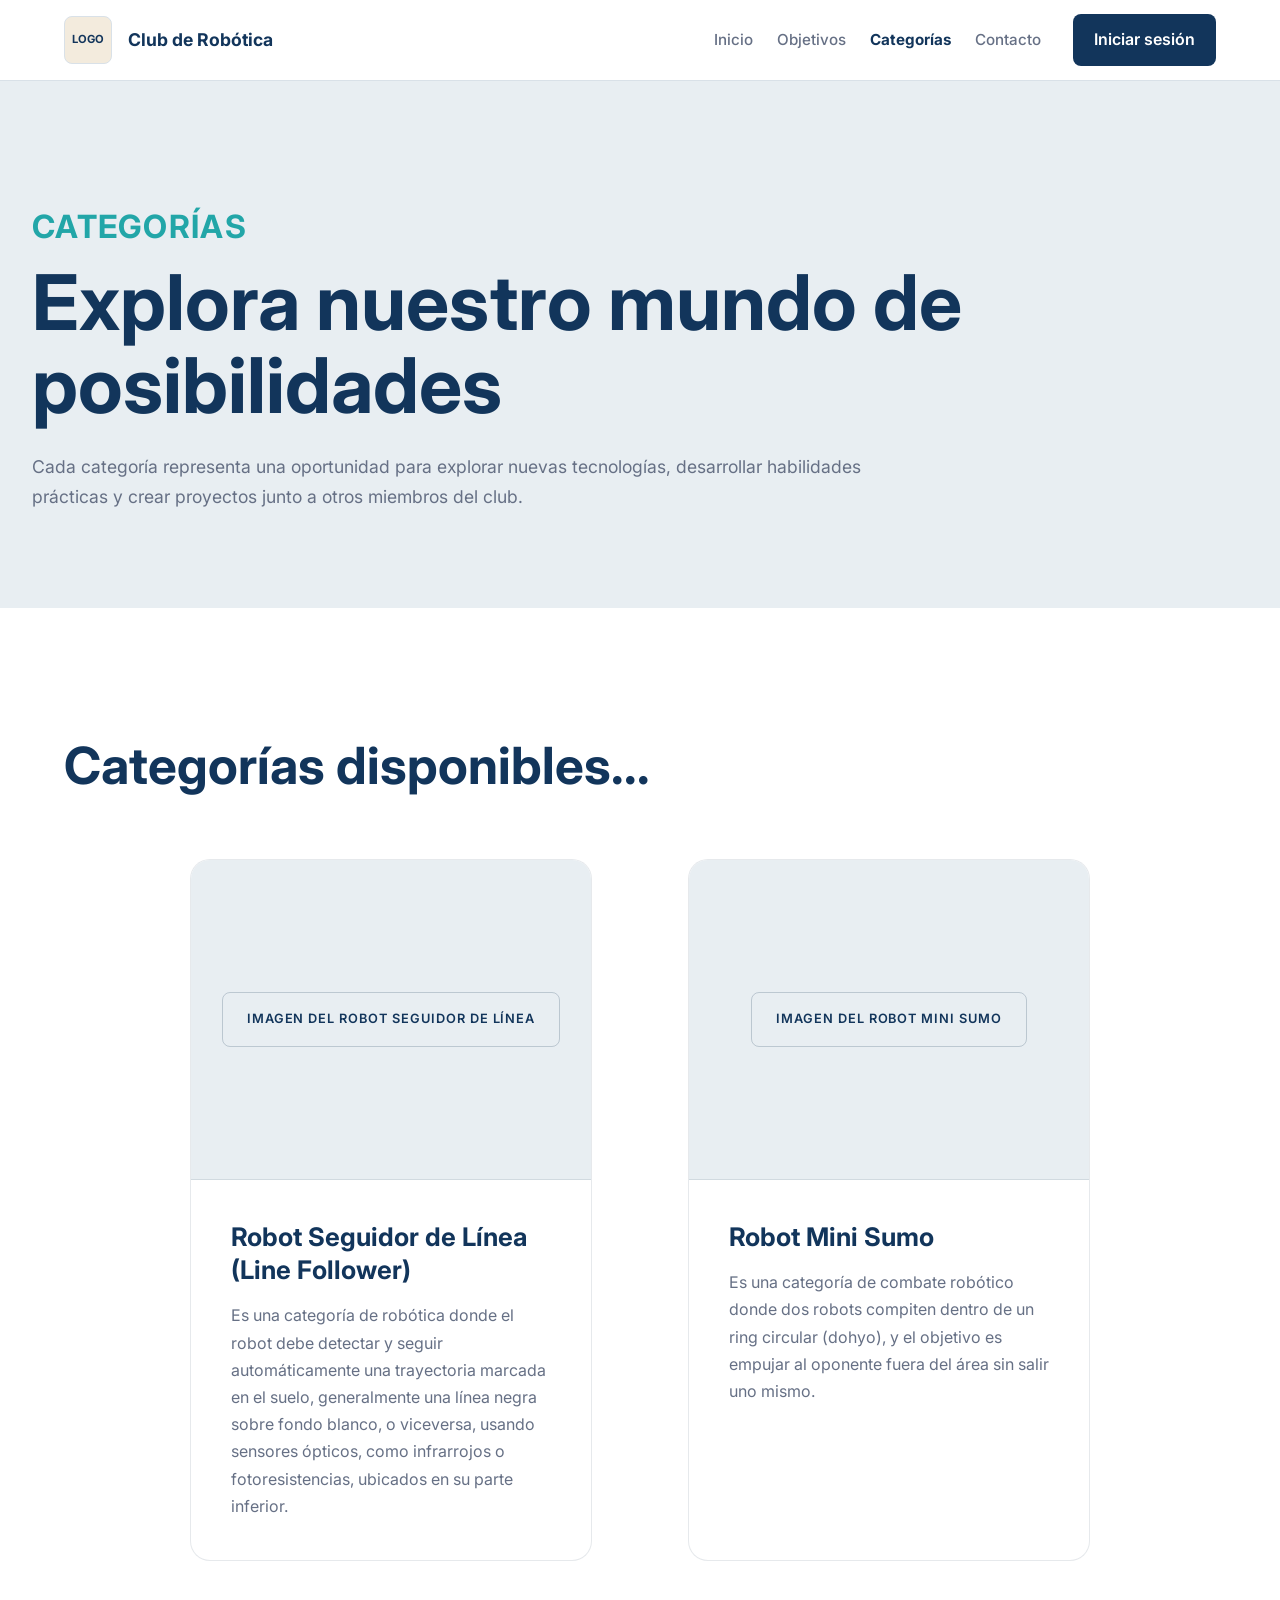
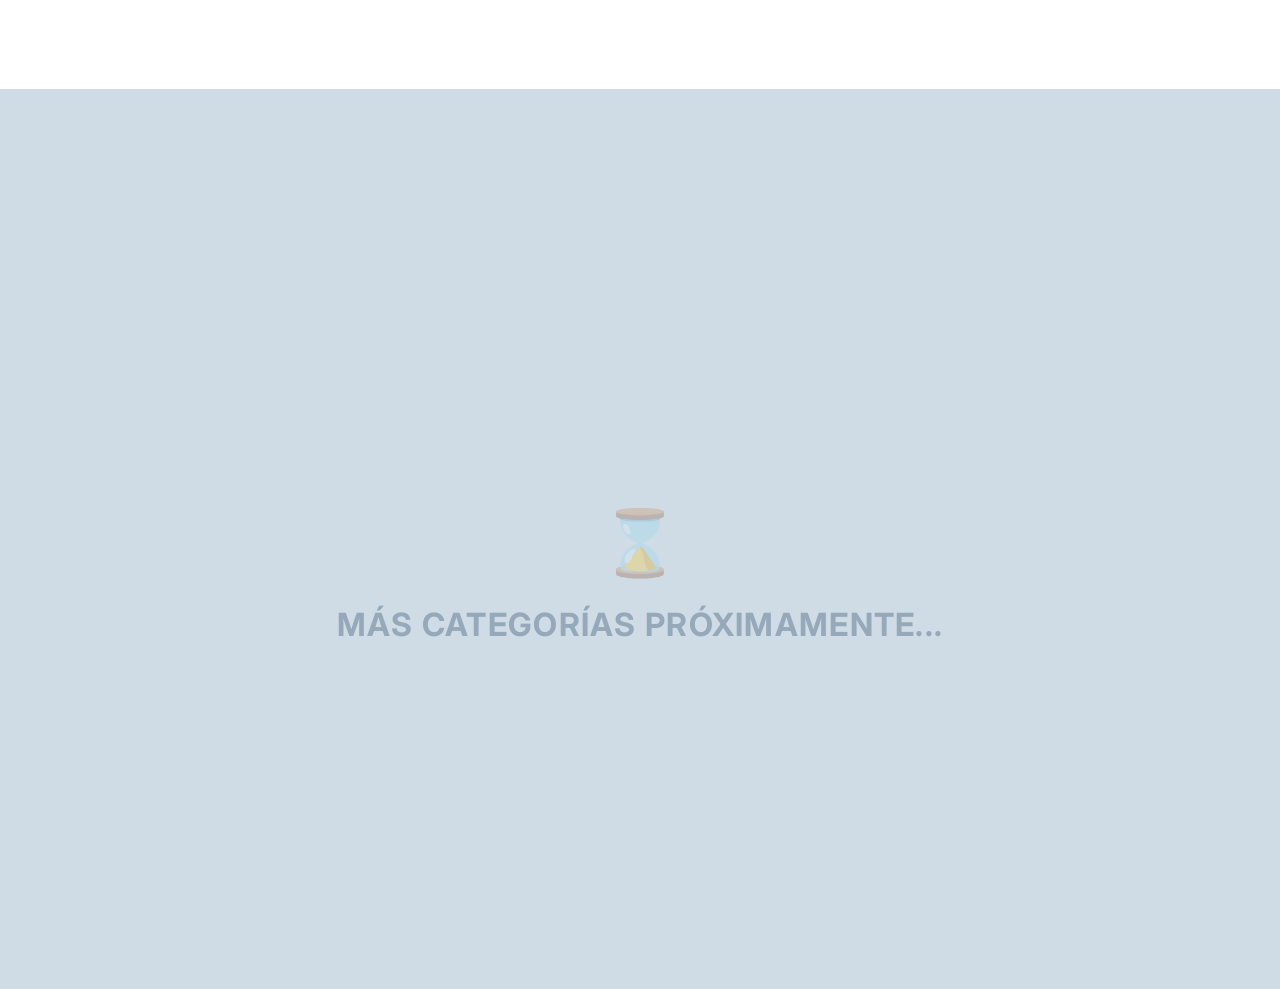
<file: club-robotica_front/club-robotica/categorias.html>
<!DOCTYPE html>

<html lang="es">

<head>

    <meta charset="UTF-8">

    <meta
        name="viewport"
        content="width=device-width, initial-scale=1.0"
    >

    <title>Club de Robótica | Categorías</title>

    <!-- Tipografía -->

    <link
        rel="preconnect"
        href="https://fonts.googleapis.com"
    >

    <link
        rel="preconnect"
        href="https://fonts.gstatic.com"
        crossorigin
    >

    <link
        href="https://fonts.googleapis.com/css2?family=Inter:wght@400;500;600;700&display=swap"
        rel="stylesheet"
    >

    <!-- Estilos globales -->

    <link
        rel="stylesheet"
        href="css/style.css"
    >

    <!-- Estilos específicos de la página Categorías -->

    <link
        rel="stylesheet"
        href="css/pages/categories.css"
    >

    <!-- Estilos responsive -->

    <link
        rel="stylesheet"
        href="css/responsive.css"
    >

</head>

<body>

    <!-- ========================================
         BARRA DE NAVEGACIÓN
    ========================================= -->

    <header class="site-header">

        <nav class="navbar container">

            <!-- Identidad del club -->

            <a
                href="index.html"
                class="brand"
            >

                <div
                    class="logo-placeholder"
                    aria-hidden="true"
                >
                    LOGO
                </div>

                <span class="brand-name">
                    Club de Robótica
                </span>

            </a>

            <!-- Botón hamburguesa -->

            <button
                class="nav-toggle"
                type="button"
                aria-label="Abrir menú de navegación"
                aria-expanded="false"
            >

                <span></span>
                <span></span>
                <span></span>

            </button>

            <!-- Menú de navegación -->

            <div class="nav-menu">

                <div class="nav-links">

                    <a
                        href="index.html"
                        class="nav-link"
                    >
                        Inicio
                    </a>

                    <a
                        href="objetivos.html"
                        class="nav-link"
                    >
                        Objetivos
                    </a>

                    <a
                        href="categorias.html"
                        class="nav-link nav-link--active"
                    >
                        Categorías
                    </a>

                    <a
                        href="contacto.html"
                        class="nav-link"
                    >
                        Contacto
                    </a>

                </div>

                <!-- Acceso al inicio de sesión -->

                <a
                    href="login.html"
                    class="btn btn--primary nav-login"
                >
                    Iniciar sesión
                </a>

            </div>

        </nav>

    </header>

    <!-- ========================================
         CONTENIDO PRINCIPAL
    ========================================= -->

    <main>

        <!-- ========================================
             INTRODUCCIÓN
        ========================================= -->

        <section class="categories-hero">

            <div class="container categories-hero__content">

                <p class="section-label">
                    CATEGORÍAS
                </p>

                <h1>
                    Explora nuestro mundo de posibilidades
                </h1>

                <p>
                    Cada categoría representa una oportunidad para explorar
                    nuevas tecnologías, desarrollar habilidades prácticas y
                    crear proyectos junto a otros miembros del club.
                </p>

            </div>

        </section>

        <!-- ========================================
             CATEGORÍAS DISPONIBLES
        ========================================= -->

        <section class="available-categories">

            <div class="container">

                <div class="available-categories__heading">

                    <h2>
                        Categorías disponibles...
                    </h2>

                </div>

                <!-- Tarjetas de categorías -->

                <div class="categories-grid">

                    <!-- Robot Seguidor de Línea -->

                    <article class="category-card">

                        <!-- Placeholder para futura imagen -->

                        <div class="category-card__image-placeholder">

                            <span>
                                IMAGEN DEL ROBOT SEGUIDOR DE LÍNEA
                            </span>

                        </div>

                        <div class="category-card__content">

                            <h3>
                                Robot Seguidor de Línea
                                (Line Follower)
                            </h3>

                            <p>
                                Es una categoría de robótica donde el robot debe
                                detectar y seguir automáticamente una trayectoria
                                marcada en el suelo, generalmente una línea negra
                                sobre fondo blanco, o viceversa, usando sensores
                                ópticos, como infrarrojos o fotoresistencias,
                                ubicados en su parte inferior.
                            </p>

                        </div>

                    </article>

                    <!-- Robot Mini Sumo -->

                    <article class="category-card">

                        <!-- Placeholder para futura imagen -->

                        <div class="category-card__image-placeholder">

                            <span>
                                IMAGEN DEL ROBOT MINI SUMO
                            </span>

                        </div>

                        <div class="category-card__content">

                            <h3>
                                Robot Mini Sumo
                            </h3>

                            <p>
                                Es una categoría de combate robótico donde dos
                                robots compiten dentro de un ring circular
                                (dohyo), y el objetivo es empujar al oponente
                                fuera del área sin salir uno mismo.
                            </p>

                        </div>

                    </article>

                </div>

            </div>

        </section>

        <!-- ========================================
             MÁS CATEGORÍAS PRÓXIMAMENTE
        ========================================= -->

        <section class="coming-soon">

            <div class="container coming-soon__content">

                <!-- Reloj de arena -->

                <div
                    class="coming-soon__hourglass"
                    aria-hidden="true"
                >
                    ⌛
                </div>

                <p class="section-label">
                    MÁS CATEGORÍAS PRÓXIMAMENTE...
                </p>

                <p>
                    Esto es solo el comienzo. Seguimos explorando nuevas ideas
                    y tecnologías para crear más oportunidades de aprender,
                    experimentar y construir juntos.
                </p>

            </div>

        </section>

    </main>

    <!-- JavaScript -->

    <script src="js/main.js"></script>

    <script src="js/navigation.js"></script>

</body>

</html>
</file>
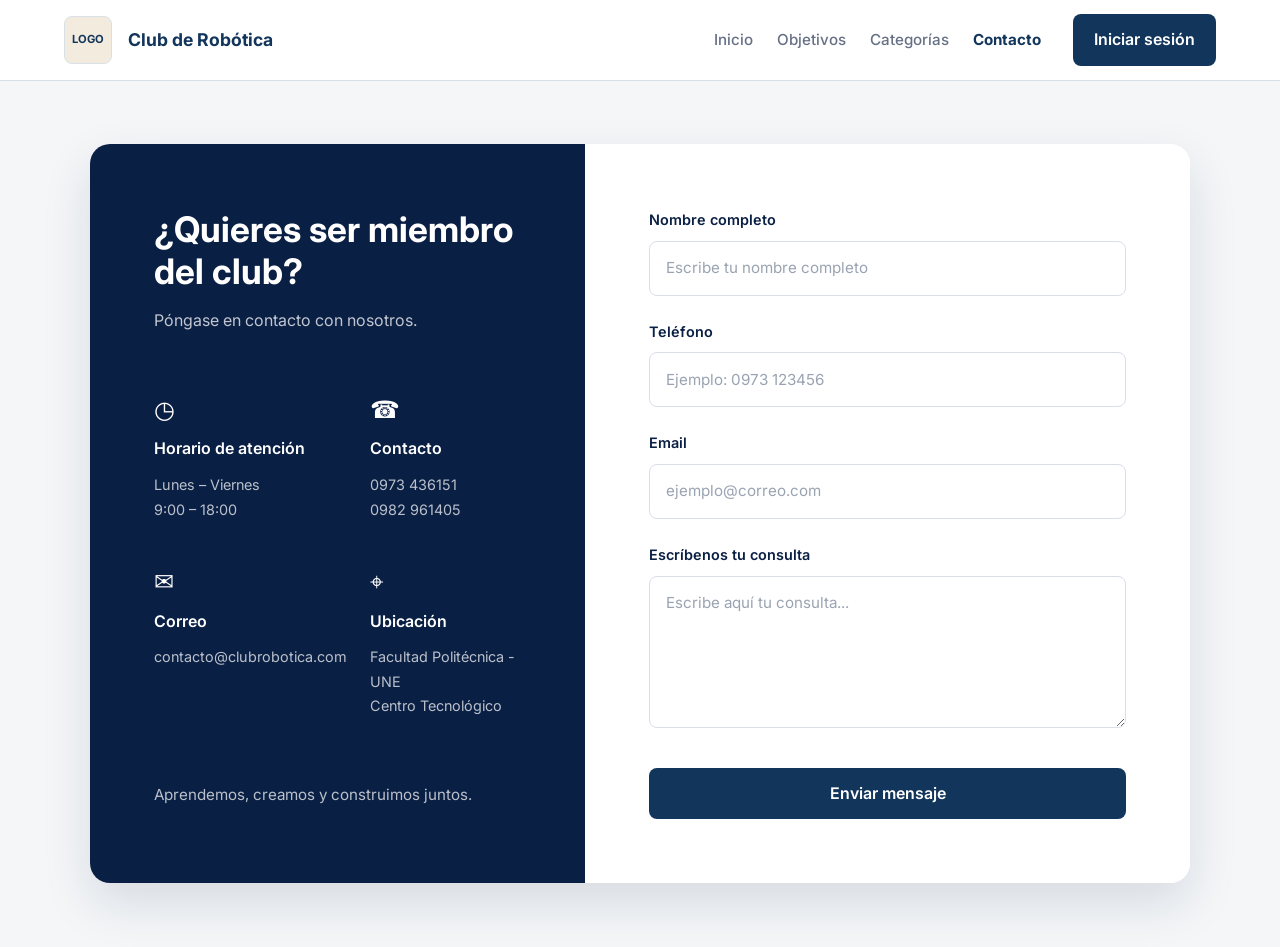
<file: club-robotica_front/club-robotica/contacto.html>
<!DOCTYPE html>
<html lang="es">
<head>
    <meta charset="UTF-8">

    <meta
        name="viewport"
        content="width=device-width, initial-scale=1.0"
    >

    <title>Club de Robótica | Contacto</title>

    <!-- Tipografía -->
    <link
        rel="preconnect"
        href="https://fonts.googleapis.com"
    >

    <link
        rel="preconnect"
        href="https://fonts.gstatic.com"
        crossorigin
    >

    <link
        href="https://fonts.googleapis.com/css2?family=Inter:wght@400;500;600;700&display=swap"
        rel="stylesheet"
    >

    <!-- Estilos globales -->
    <link
        rel="stylesheet"
        href="css/style.css"
    >

    <!-- Estilos específicos de la página Contacto -->
    <link
        rel="stylesheet"
        href="css/pages/contact.css"
    >

    <!-- Estilos responsive -->
    <link
        rel="stylesheet"
        href="css/responsive.css"
    >
</head>

<body>

    <!-- ========================================
    BARRA DE NAVEGACIÓN
    ========================================= -->

    <header class="site-header">
        <nav class="navbar container">

            <!-- Identidad del club -->
            <a href="index.html" class="brand">

                <div
                    class="logo-placeholder"
                    aria-hidden="true"
                >
                    LOGO
                </div>

                <span class="brand-name">
                    Club de Robótica
                </span>

            </a>

            <!-- Botón hamburguesa -->
            <button
                class="nav-toggle"
                type="button"
                aria-label="Abrir menú de navegación"
                aria-expanded="false"
            >
                <span></span>
                <span></span>
                <span></span>
            </button>

            <!-- Menú de navegación -->
            <div class="nav-menu">

                <div class="nav-links">

                    <a
                        href="index.html"
                        class="nav-link"
                    >
                        Inicio
                    </a>

                    <a
                        href="objetivos.html"
                        class="nav-link"
                    >
                        Objetivos
                    </a>

                    <a
                        href="categorias.html"
                        class="nav-link"
                    >
                        Categorías
                    </a>

                    <a
                        href="contacto.html"
                        class="nav-link nav-link--active"
                    >
                        Contacto
                    </a>

                </div>

                <!-- Acceso al inicio de sesión -->
                <a
                    href="login.html"
                    class="btn btn--primary nav-login"
                >
                    Iniciar sesión
                </a>

            </div>

        </nav>
    </header>


    <!-- ========================================
    CONTENIDO PRINCIPAL
    ========================================= -->

    <main>

        <!-- ========================================
        SECCIÓN DE CONTACTO
        ========================================= -->

        <section class="contact-section">

            <div class="container">

                <!-- Tarjeta principal -->
                <div class="contact-card">

                    <!-- ========================================
                    INFORMACIÓN DE CONTACTO
                    ========================================= -->

                    <div class="contact-info">

                        <div class="contact-info__intro">

                            <h1>
                                ¿Quieres ser miembro del club?
                            </h1>

                            <p>
                                Póngase en contacto con nosotros.
                            </p>

                        </div>


                        <!-- Información organizada en 2 x 2 -->
                        <div class="contact-info__grid">

                            <!-- Horario -->
                            <div class="contact-info__item">

                                <span
                                    class="contact-info__icon"
                                    aria-hidden="true"
                                >
                                    ◷
                                </span>

                                <h2>
                                    Horario de atención
                                </h2>

                                <p>
                                    Lunes – Viernes
                                    <br>
                                    9:00 – 18:00
                                </p>

                            </div>


                            <!-- Teléfonos -->
                            <div class="contact-info__item">

                                <span
                                    class="contact-info__icon"
                                    aria-hidden="true"
                                >
                                    ☎
                                </span>

                                <h2>
                                    Contacto
                                </h2>

                                <p>
                                    0973 436151
                                    <br>
                                    0982 961405
                                </p>

                            </div>


                            <!-- Correo -->
                            <div class="contact-info__item">

                                <span
                                    class="contact-info__icon"
                                    aria-hidden="true"
                                >
                                    ✉
                                </span>

                                <h2>
                                    Correo
                                </h2>

                                <p>
                                    contacto@clubrobotica.com
                                </p>

                            </div>


                            <!-- Ubicación -->
                            <div class="contact-info__item">

                                <span
                                    class="contact-info__icon"
                                    aria-hidden="true"
                                >
                                    ⌖
                                </span>

                                <h2>
                                    Ubicación
                                </h2>

                                <p>
                                    Facultad Politécnica - UNE
                                    <br>
                                    Centro Tecnológico
                                </p>

                            </div>

                        </div>

                        <p class="contact-info__footer">
                            Aprendemos, creamos y construimos juntos.
                        </p>

                    </div>


                    <!-- ========================================
                    FORMULARIO DE CONTACTO
                    ========================================= -->

                    <div class="contact-form-container">

                        <form class="contact-form">

                            <!-- Nombre completo -->
                            <div class="form-group">

                                <label for="full-name">
                                    Nombre completo
                                </label>

                                <input
                                    type="text"
                                    id="full-name"
                                    name="full-name"
                                    placeholder="Escribe tu nombre completo"
                                >

                            </div>


                            <!-- Teléfono -->
                            <div class="form-group">

                                <label for="phone">
                                    Teléfono
                                </label>

                                <input
                                    type="tel"
                                    id="phone"
                                    name="phone"
                                    placeholder="Ejemplo: 0973 123456"
                                >

                            </div>


                            <!-- Email -->
                            <div class="form-group">

                                <label for="email">
                                    Email
                                </label>

                                <input
                                    type="email"
                                    id="email"
                                    name="email"
                                    placeholder="ejemplo@correo.com"
                                >

                            </div>


                            <!-- Consulta -->
                            <div class="form-group">

                                <label for="message">
                                    Escríbenos tu consulta
                                </label>

                                <textarea
                                    id="message"
                                    name="message"
                                    rows="5"
                                    placeholder="Escribe aquí tu consulta..."
                                ></textarea>

                            </div>


                            <!-- Botón -->
                            <button
                                type="submit"
                                class="btn btn--primary contact-form__button"
                            >
                                Enviar mensaje
                            </button>

                        </form>

                    </div>

                </div>

            </div>

        </section>

    </main>


    <!-- JavaScript -->
    <script src="js/main.js"></script>
    <script src="js/navigation.js"></script>

</body>
</html>
</file>
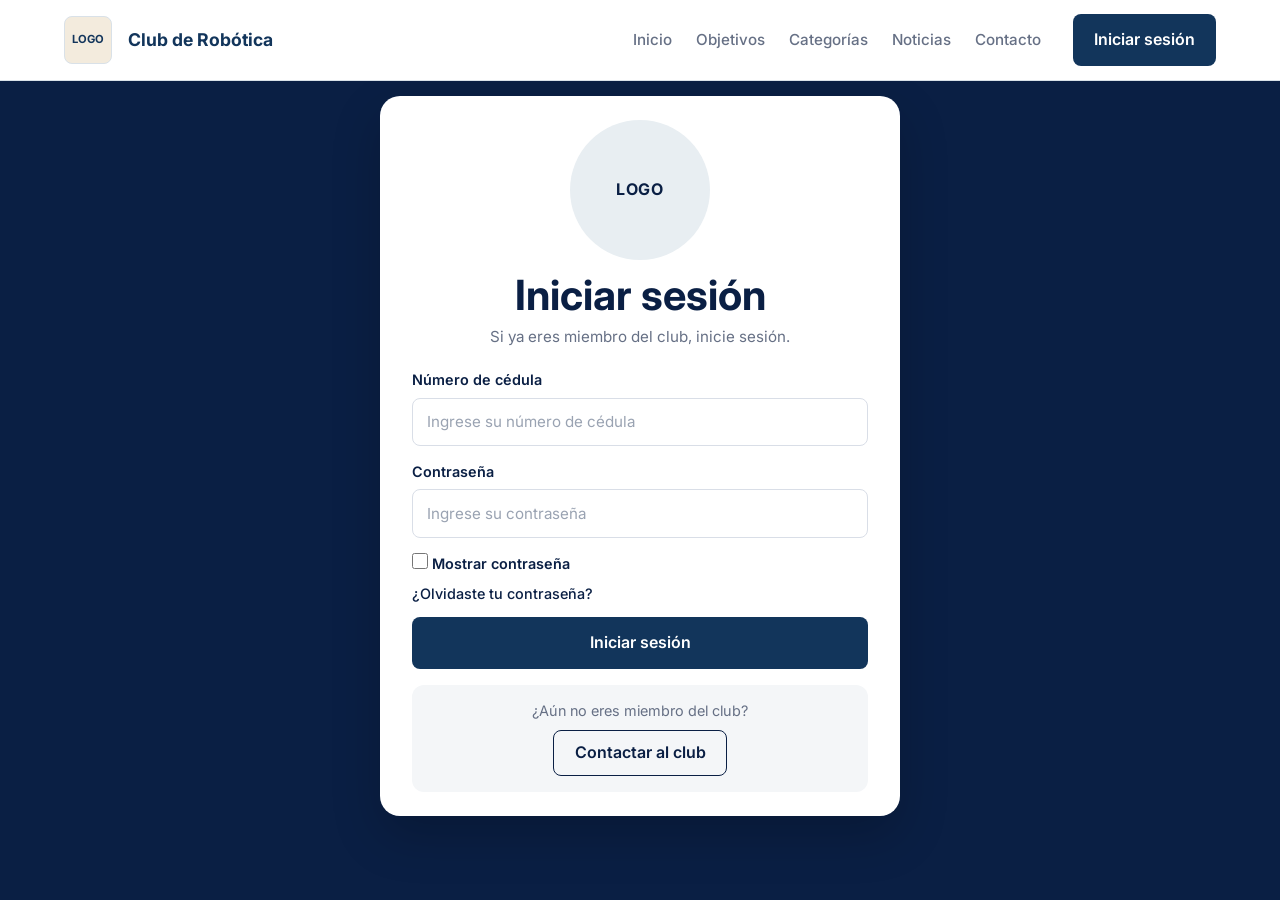
<file: club-robotica_front/club-robotica/login.html>
<!DOCTYPE html>
<html lang="es">
<head>
    <meta charset="UTF-8">

    <meta
        name="viewport"
        content="width=device-width, initial-scale=1.0"
    >

    <title>Club de Robótica | Iniciar sesión</title>

    <!-- Tipografía -->
    <link
        rel="preconnect"
        href="https://fonts.googleapis.com"
    >

    <link
        rel="preconnect"
        href="https://fonts.gstatic.com"
        crossorigin
    >

    <link
        href="https://fonts.googleapis.com/css2?family=Inter:wght@400;500;600;700&display=swap"
        rel="stylesheet"
    >

    <!-- Estilos globales -->
    <link
        rel="stylesheet"
        href="css/style.css"
    >

    <!-- Estilos específicos de la página -->
    <link
        rel="stylesheet"
        href="css/pages/login.css"
    >

    <!-- Estilos responsive -->
    <link
        rel="stylesheet"
        href="css/responsive.css"
    >
</head>

<body>

    <!-- ========================================
    BARRA DE NAVEGACIÓN
    ========================================= -->

    <header class="site-header">
        <nav class="navbar container">

            <!-- Identidad del club -->
            <a
                href="index.html"
                class="brand"
            >

                <div
                    class="logo-placeholder"
                    aria-hidden="true"
                >
                    LOGO
                </div>

                <span class="brand-name">
                    Club de Robótica
                </span>

            </a>

            <!-- Botón hamburguesa -->
            <button
                class="nav-toggle"
                type="button"
                aria-label="Abrir menú de navegación"
                aria-expanded="false"
            >
                <span></span>
                <span></span>
                <span></span>
            </button>

            <!-- Menú de navegación -->
            <div class="nav-menu">

                <div class="nav-links">

                    <a
                        href="index.html"
                        class="nav-link"
                    >
                        Inicio
                    </a>

                    <a
                        href="objetivos.html"
                        class="nav-link"
                    >
                        Objetivos
                    </a>

                    <a
                        href="categorias.html"
                        class="nav-link"
                    >
                        Categorías
                    </a>

                    <a
                        href="noticias.html"
                        class="nav-link"
                    >
                        Noticias
                    </a>

                    <a
                        href="contacto.html"
                        class="nav-link"
                    >
                        Contacto
                    </a>

                </div>

                <!-- Página actual -->
                <a
                    href="login.html"
                    class="btn btn--primary nav-login"
                >
                    Iniciar sesión
                </a>

            </div>

        </nav>
    </header>


    <!-- ========================================
    CONTENIDO PRINCIPAL
    ========================================= -->

    <main>

        <!-- ========================================
        SECCIÓN DE INICIO DE SESIÓN
        ========================================= -->

        <section class="login-section">

            <div class="container">

                <!-- Tarjeta principal -->
                <div class="login-card">

                    <!-- Logo circular -->
                    <div
                        class="login-card__logo"
                        aria-hidden="true"
                    >
                        LOGO
                    </div>


                    <!-- Introducción -->
                    <div class="login-card__intro">

                        <h1>
                            Iniciar sesión
                        </h1>

                        <p>
                            Si ya eres miembro del club, inicie sesión.
                        </p>

                    </div>


                    <!-- ========================================
                    FORMULARIO DE INICIO DE SESIÓN
                    ========================================= -->

                    <form class="login-form">

                        <!-- Número de cédula -->
                        <div class="form-group">

                            <label for="cedula">
                                Número de cédula
                            </label>

                            <input
                                type="text"
                                id="cedula"
                                name="cedula"
                                placeholder="Ingrese su número de cédula"
                            >

                        </div>


                        <!-- Contraseña -->
                        <div class="form-group">

                            <label for="password">
                                Contraseña
                            </label>

                            <input
                                type="password"
                                id="password"
                                name="password"
                                placeholder="Ingrese su contraseña"
                            >

                        </div>


                        <!-- Mostrar contraseña -->
                        <label class="password-toggle">

                            <input
                                type="checkbox"
                                id="show-password"
                            >

                            <span>
                                Mostrar contraseña
                            </span>

                        </label>


                        <!-- Recuperación de contraseña -->
                        <a
                            href="#"
                            class="login-form__forgot-password"
                        >
                            ¿Olvidaste tu contraseña?
                        </a>


                        <!-- Botón principal -->
                        <button
                            type="submit"
                            class="btn btn--primary login-form__button"
                        >
                            Iniciar sesión
                        </button>

                    </form>


                    <!-- ========================================
                    NUEVOS MIEMBROS
                    ========================================= -->

                    <div class="login-card__register">

                        <p>
                            ¿Aún no eres miembro del club?
                        </p>

                        <a
                            href="contacto.html"
                            class="btn login-card__contact-button"
                        >
                            Contactar al club
                        </a>

                    </div>

                </div>

            </div>

        </section>

    </main>


    <!-- JavaScript -->
    <script src="js/main.js"></script>
    <script src="js/navigation.js"></script>
    <script src="js/pages/login.js"></script>

</body>
</html>
</file>
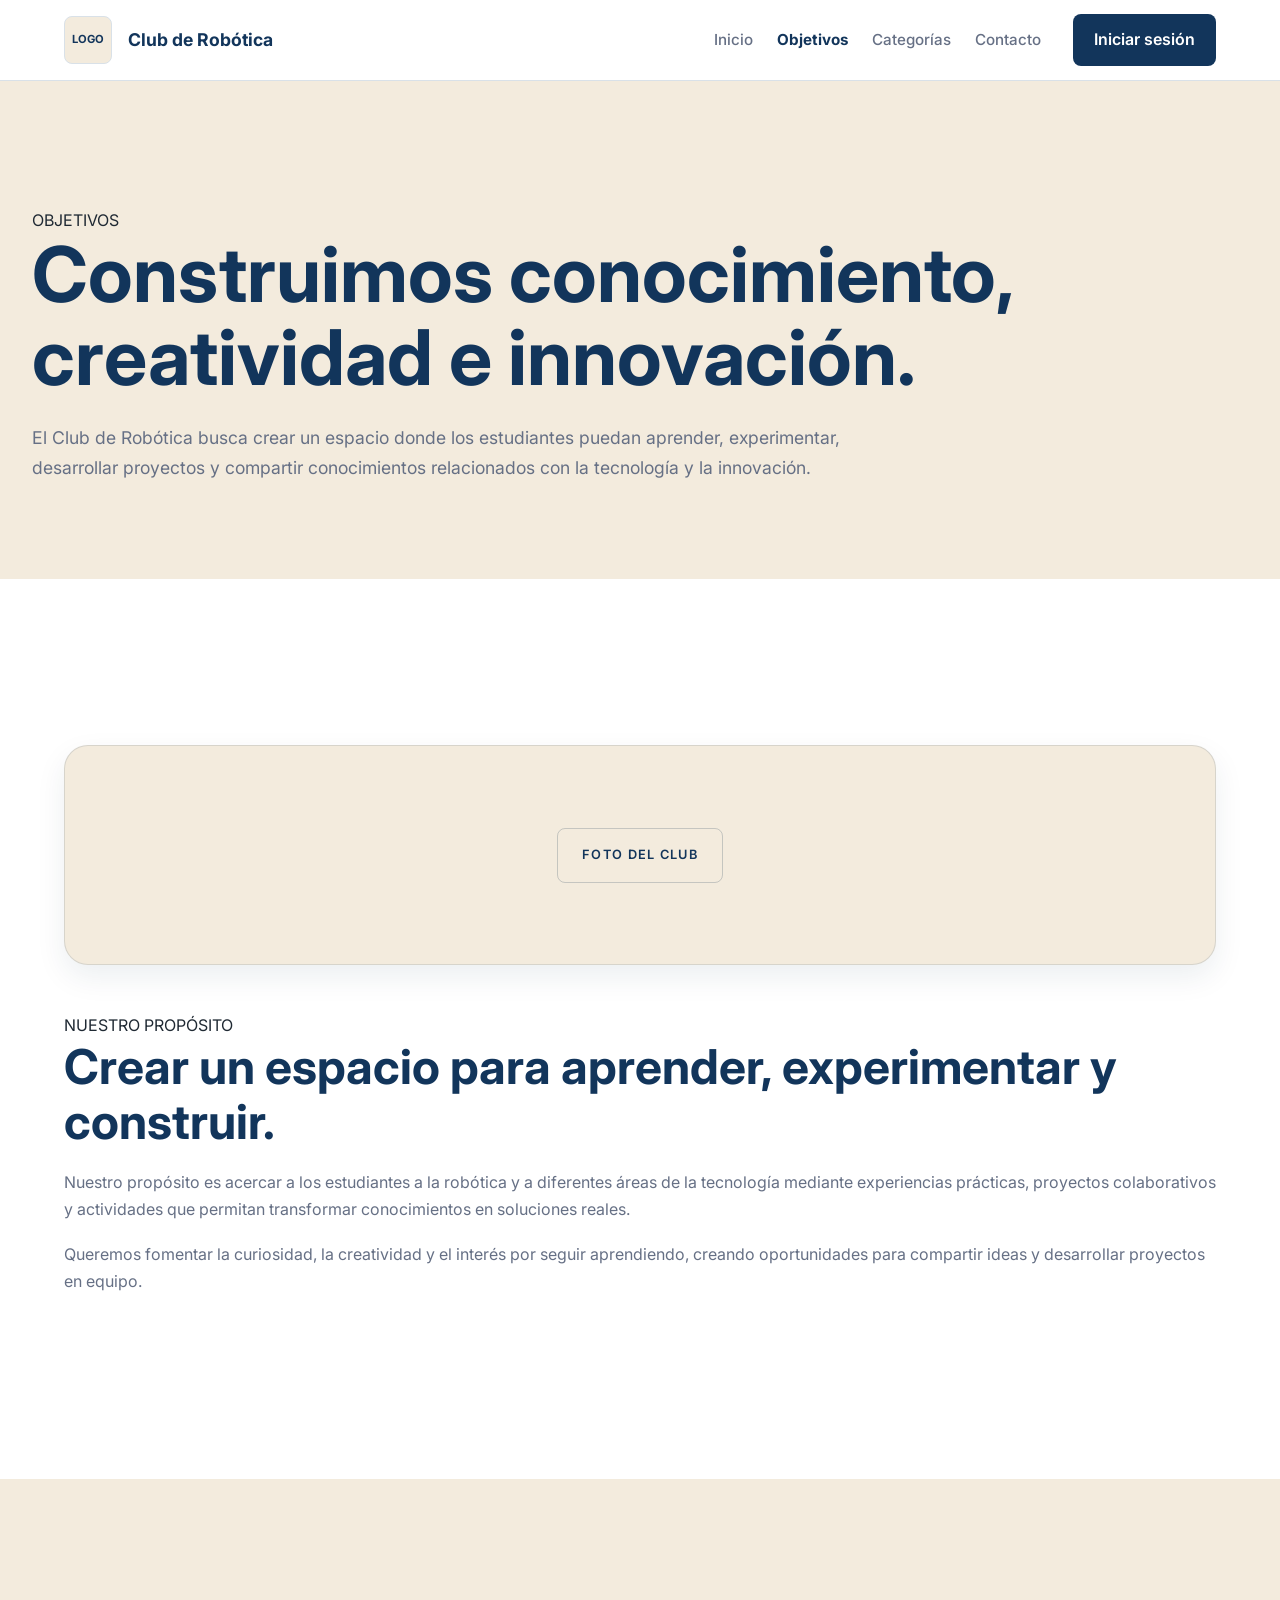
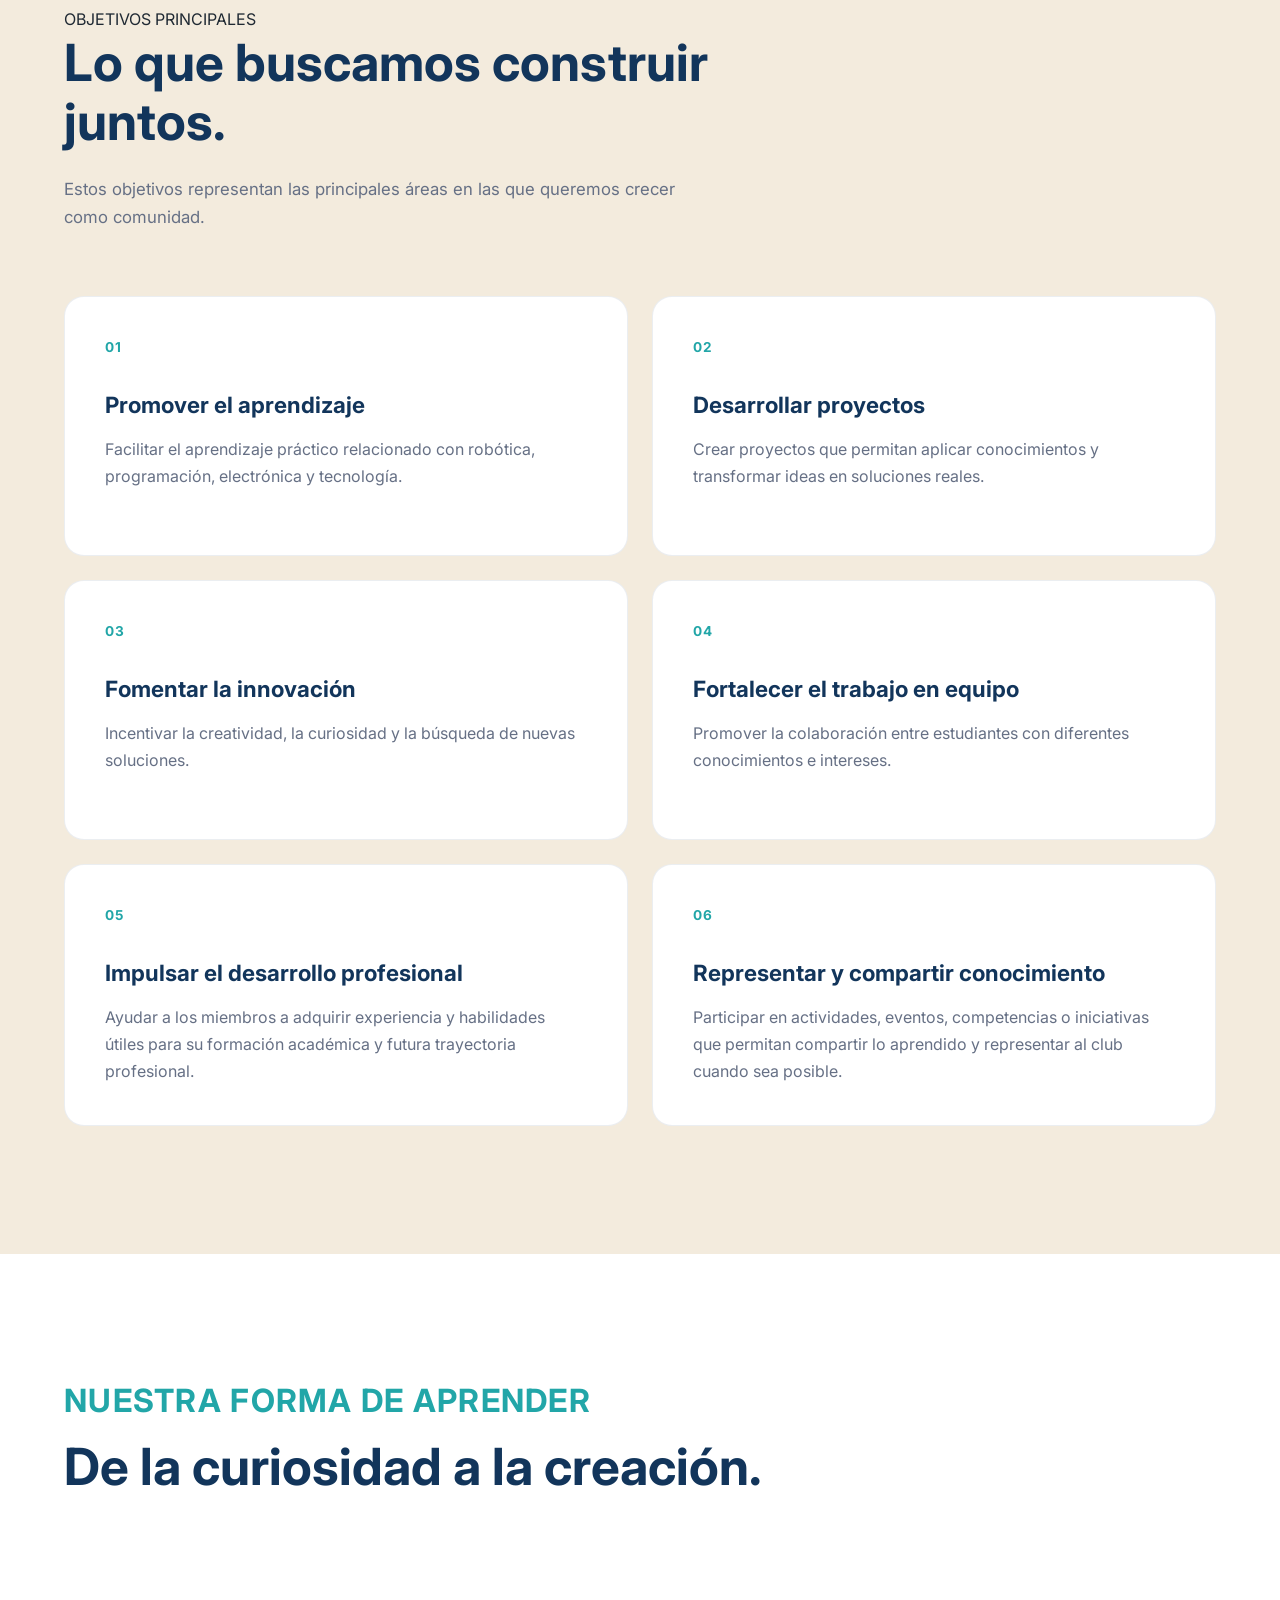
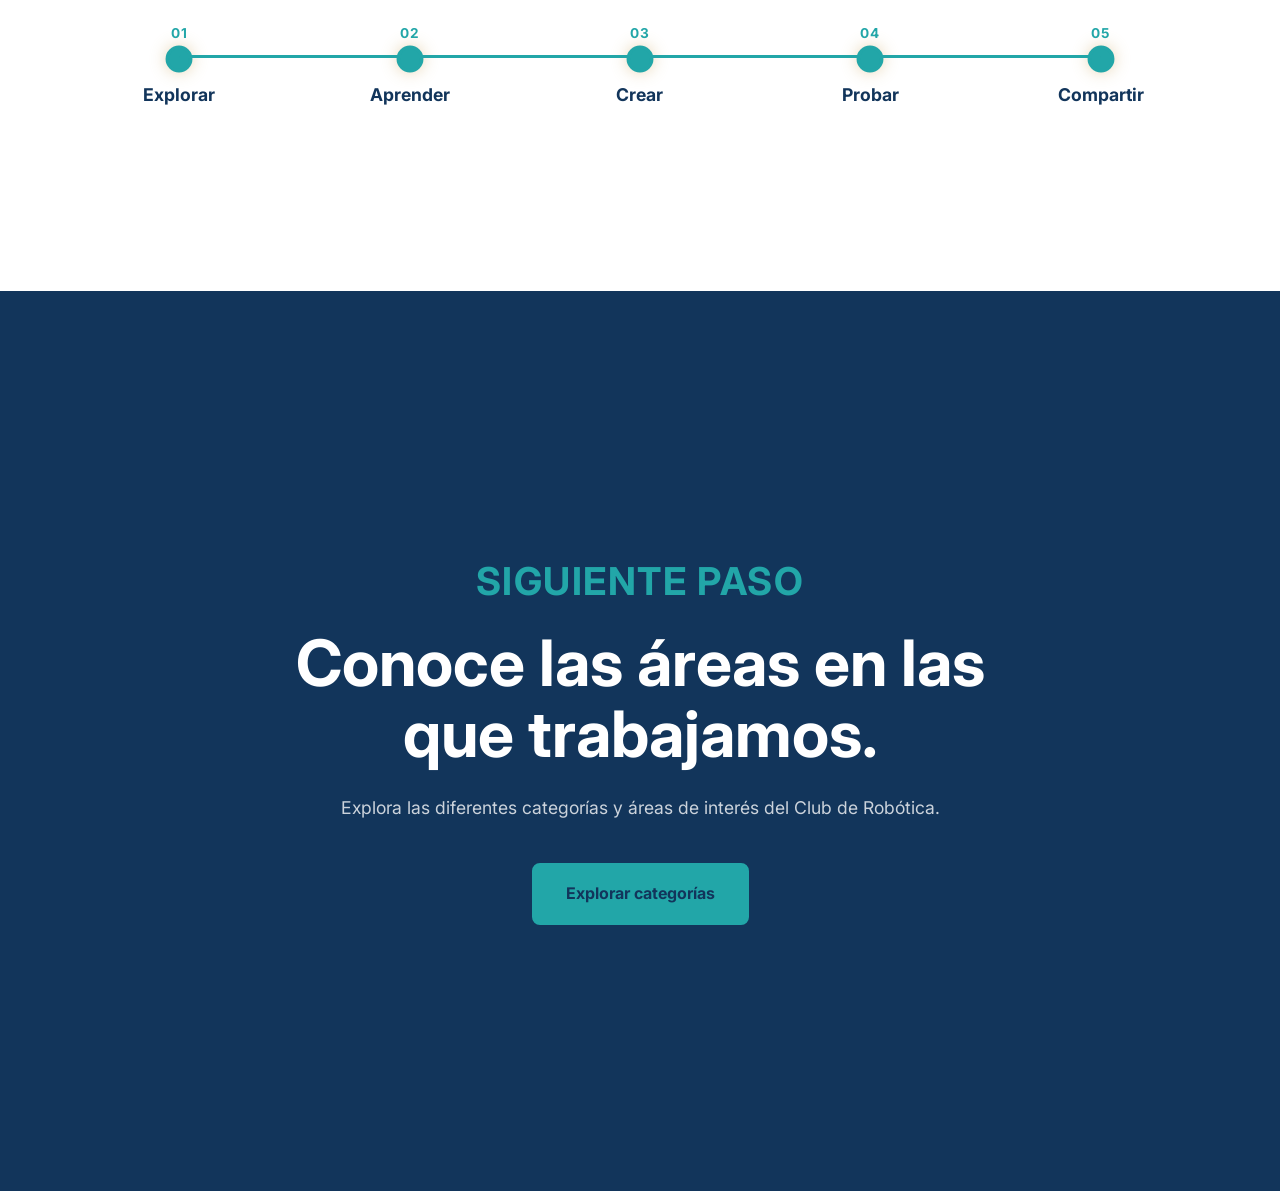
<file: club-robotica_front/club-robotica/objetivos.html>
<!DOCTYPE html>

<html lang="es">

<head>

    <meta charset="UTF-8">

    <meta
        name="viewport"
        content="width=device-width, initial-scale=1.0"
    >

    <title>Club de Robótica | Objetivos</title>

    <!-- Tipografía -->
    <link rel="preconnect" href="https://fonts.googleapis.com">

    <link
        rel="preconnect"
        href="https://fonts.gstatic.com"
        crossorigin
    >

    <link
        href="https://fonts.googleapis.com/css2?family=Inter:wght@400;500;600;700&display=swap"
        rel="stylesheet"
    >

    <!-- Estilos globales -->
    <link rel="stylesheet" href="css/style.css">

    <!-- Estilos específicos de la página Objetivos -->
    <link rel="stylesheet" href="css/pages/objectives.css">

    <!-- Estilos responsive -->
    <link rel="stylesheet" href="css/responsive.css">

</head>

<body>

    <!-- ========================================
         BARRA DE NAVEGACIÓN
    ======================================== -->

    <header class="site-header">

        <nav class="navbar container">

            <!-- Identidad del club -->

            <a href="index.html" class="brand">

                <div
                    class="logo-placeholder"
                    aria-hidden="true"
                >
                    LOGO
                </div>

                <span class="brand-name">
                    Club de Robótica
                </span>

            </a>


            <!-- Botón hamburguesa -->

            <button
                class="nav-toggle"
                type="button"
                aria-label="Abrir menú de navegación"
                aria-expanded="false"
            >
                <span></span>
                <span></span>
                <span></span>
            </button>


            <!-- Menú de navegación -->

            <div class="nav-menu">

                <div class="nav-links">

                    <a
                        href="index.html"
                        class="nav-link"
                    >
                        Inicio
                    </a>

                    <a
                        href="objetivos.html"
                        class="nav-link nav-link--active"
                    >
                        Objetivos
                    </a>

                    <a
                        href="categorias.html"
                        class="nav-link"
                    >
                        Categorías
                    </a>

                    <a
                        href="contacto.html"
                        class="nav-link"
                    >
                        Contacto
                    </a>

                </div>


                <!-- Acceso al inicio de sesión -->

                <a
                    href="login.html"
                    class="btn btn--primary nav-login"
                >
                    Iniciar sesión
                </a>

            </div>

        </nav>

    </header>


    <!-- ========================================
         CONTENIDO PRINCIPAL
    ======================================== -->

    <main>

        <!-- ========================================
             ENCABEZADO DE LA PÁGINA
        ======================================== -->

        <section class="objectives-hero">

            <div class="container objectives-hero__content">

                <p class="section-label">
                    OBJETIVOS
                </p>

                <h1>
                    Construimos conocimiento,
                    creatividad e innovación.
                </h1>

                <p>
                    El Club de Robótica busca crear un espacio donde los
                    estudiantes puedan aprender, experimentar, desarrollar
                    proyectos y compartir conocimientos relacionados con la
                    tecnología y la innovación.
                </p>

            </div>

        </section>


        <!-- ========================================
             NUESTRO PROPÓSITO
        ======================================== -->

        <section class="purpose">

            <div class="container purpose__container">

                <!-- Placeholder para futura fotografía -->

                <div class="purpose__image-placeholder">

                    <span>
                        FOTO DEL CLUB
                    </span>

                </div>


                <!-- Contenido -->

                <div class="purpose__content">

                    <p class="section-label">
                        NUESTRO PROPÓSITO
                    </p>

                    <h2>
                        Crear un espacio para aprender,
                        experimentar y construir.
                    </h2>

                    <p>
                        Nuestro propósito es acercar a los estudiantes a la
                        robótica y a diferentes áreas de la tecnología mediante
                        experiencias prácticas, proyectos colaborativos y
                        actividades que permitan transformar conocimientos en
                        soluciones reales.
                    </p>

                    <p>
                        Queremos fomentar la curiosidad, la creatividad y el
                        interés por seguir aprendiendo, creando oportunidades
                        para compartir ideas y desarrollar proyectos en equipo.
                    </p>

                </div>

            </div>

        </section>


        <!-- ========================================
             OBJETIVOS PRINCIPALES
        ======================================== -->

        <section class="main-objectives">

            <div class="container">

                <div class="main-objectives__heading">

                    <p class="section-label">
                        OBJETIVOS PRINCIPALES
                    </p>

                    <h2>
                        Lo que buscamos construir juntos.
                    </h2>

                    <p>
                        Estos objetivos representan las principales áreas en las
                        que queremos crecer como comunidad.
                    </p>

                </div>


                <!-- Lista de objetivos -->

                <div class="objectives-grid">

                    <article class="objective-card">

                        <span class="objective-card__number">
                            01
                        </span>

                        <h3>
                            Promover el aprendizaje
                        </h3>

                        <p>
                            Facilitar el aprendizaje práctico relacionado con
                            robótica, programación, electrónica y tecnología.
                        </p>

                    </article>


                    <article class="objective-card">

                        <span class="objective-card__number">
                            02
                        </span>

                        <h3>
                            Desarrollar proyectos
                        </h3>

                        <p>
                            Crear proyectos que permitan aplicar conocimientos
                            y transformar ideas en soluciones reales.
                        </p>

                    </article>


                    <article class="objective-card">

                        <span class="objective-card__number">
                            03
                        </span>

                        <h3>
                            Fomentar la innovación
                        </h3>

                        <p>
                            Incentivar la creatividad, la curiosidad y la
                            búsqueda de nuevas soluciones.
                        </p>

                    </article>


                    <article class="objective-card">

                        <span class="objective-card__number">
                            04
                        </span>

                        <h3>
                            Fortalecer el trabajo en equipo
                        </h3>

                        <p>
                            Promover la colaboración entre estudiantes con
                            diferentes conocimientos e intereses.
                        </p>

                    </article>


                    <article class="objective-card">

                        <span class="objective-card__number">
                            05
                        </span>

                        <h3>
                            Impulsar el desarrollo profesional
                        </h3>

                        <p>
                            Ayudar a los miembros a adquirir experiencia y
                            habilidades útiles para su formación académica y
                            futura trayectoria profesional.
                        </p>

                    </article>


                    <article class="objective-card">

                        <span class="objective-card__number">
                            06
                        </span>

                        <h3>
                            Representar y compartir conocimiento
                        </h3>

                        <p>
                            Participar en actividades, eventos, competencias o
                            iniciativas que permitan compartir lo aprendido y
                            representar al club cuando sea posible.
                        </p>

                    </article>

                </div>

            </div>

        </section>


        <!-- ========================================
             NUESTRA FORMA DE APRENDER
        ======================================== -->

        <section class="learning-process">

            <div class="container">

                <div class="learning-process__heading">

                    <p class="section-label">
                        NUESTRA FORMA DE APRENDER
                    </p>

                    <h2>
                        De la curiosidad a la creación.
                    </h2>

                </div>


                <!-- Proceso de aprendizaje -->

                <div class="learning-process__steps">

                    <div class="learning-step">

                        <span class="learning-step__number">
                            01
                        </span>

                        <h3>
                            Explorar
                        </h3>

                    </div>


                    <div class="learning-step">

                        <span class="learning-step__number">
                            02
                        </span>

                        <h3>
                            Aprender
                        </h3>

                    </div>


                    <div class="learning-step">

                        <span class="learning-step__number">
                            03
                        </span>

                        <h3>
                            Crear
                        </h3>

                    </div>


                    <div class="learning-step">

                        <span class="learning-step__number">
                            04
                        </span>

                        <h3>
                            Probar
                        </h3>

                    </div>


                    <div class="learning-step">

                        <span class="learning-step__number">
                            05
                        </span>

                        <h3>
                            Compartir
                        </h3>

                    </div>

                </div>

            </div>

        </section>


        <!-- ========================================
             LLAMADA FINAL
        ======================================== -->

        <section class="objectives-cta">

            <div class="container objectives-cta__content">

                <p class="section-label">
                    SIGUIENTE PASO
                </p>

                <h2>
                    Conoce las áreas en las que trabajamos.
                </h2>

                <p>
                    Explora las diferentes categorías y áreas de interés del
                    Club de Robótica.
                </p>

                <a
                    href="categorias.html"
                    class="btn btn--primary"
                >
                    Explorar categorías
                </a>

            </div>

        </section>

    </main>


    <!-- JavaScript -->

    <script src="js/main.js"></script>
    <script src="js/navigation.js"></script>

</body>

</html>
</file>
<file: club-robotica_front/css/style.css>
/* ========================================
   VARIABLES GLOBALES
======================================== */

:root {
    /* Colores principales */
    --color-primary: #12355B;
    --color-secondary: #1E6F9F;
    --color-accent: #22A6A8;

    /* Fondos */
    --color-background: #F7F9FC;
    --color-white: #FFFFFF;
    --color-beige: #F3EBDD;

    /* Textos */
    --color-text: #1F2933;
    --color-text-secondary: #667085;

    /* Bordes */
    --color-border: #D9E1E8;

    /* Tipografia */
    --font-primary: "Inter", Arial, sans-serif;

    /* Espaciados */
    --spacing-xs: 0.5rem;
    --spacing-sm: 1rem;
    --spacing-md: 1.5rem;
    --spacing-lg: 2rem;
    --spacing-xl: 3rem;
    --spacing-xxl: 5rem;

    /* Bordes redondeados */
    --radius-sm: 0.5rem;
    --radius-md: 0.75rem;
    --radius-lg: 1rem;

    /* Sombras */
    --shadow-sm: 0 2px 8px rgba(18, 53, 91, 0.08);
    --shadow-md: 0 8px 24px rgba(18, 53, 91, 0.12);

    /* Transiciones */
    --transition: 0.3s ease;
}


/* ========================================
   ESTILOS GENERALES
======================================== */

* {
    margin: 0;
    padding: 0;
    box-sizing: border-box;
}


html {
    scroll-behavior: smooth;
}


body {
    font-family: var(--font-primary);
    background-color: var(--color-background);
    color: var(--color-text);
    line-height: 1.6;
}


/* ========================================
   ELEMENTOS BASICOS
======================================== */

img {
    max-width: 100%;
    display: block;
}


a {
    color: inherit;
    text-decoration: none;
}


button,
input,
textarea {
    font: inherit;
}


/* ========================================
   CONTENEDOR GENERAL
======================================== */

.container {
    width: min(90%, 1200px);
    margin: 0 auto;
}


/* ========================================
   SECCIONES
======================================== */

.section {
    padding: var(--spacing-xxl) 0;
}


.section--beige {
    background-color: var(--color-beige);
}


.section--white {
    background-color: var(--color-white);
}


/* ========================================
   TITULOS Y TEXTOS
======================================== */

.section-header {
    max-width: 700px;
    margin-bottom: var(--spacing-xl);
}


.section-title {
    color: var(--color-primary);
    font-size: 2rem;
    line-height: 1.2;
    margin-bottom: var(--spacing-sm);
}


.section-description {
    color: var(--color-text-secondary);
    max-width: 650px;
}


/* ========================================
   BOTONES
======================================== */

.btn {
    display: inline-flex;
    align-items: center;
    justify-content: center;

    padding: 0.75rem 1.25rem;

    border: 1px solid transparent;
    border-radius: var(--radius-sm);

    font-weight: 600;
    cursor: pointer;

    transition: var(--transition);
}


.btn--primary {
    background-color: var(--color-primary);
    color: var(--color-white);
}


.btn--primary:hover {
    background-color: var(--color-secondary);
}


.btn--secondary {
    background-color: rgba(255, 255, 255, 0.18);
    border: 1px solid rgba(255, 255, 255, 0.65);

    color: var(--color-white);

    backdrop-filter: blur(4px);
}


.btn--secondary:hover {
    background-color: rgba(255, 255, 255, 0.28);
    border-color: var(--color-white);
}

/* ========================================
   BARRA DE NAVEGACION
======================================== */

.site-header {
    position: fixed;

    top: 0;
    left: 0;

    width: 100%;

    z-index: 1000;

    background-color: var(--color-white);

    border-bottom: 1px solid var(--color-border);

    transition: transform 0.3s ease;
}

.site-header--hidden {
    transform: translateY(-100%);
}

main {
    padding-top: 90px;
}

.navbar {
    min-height: 90px;

    display: flex;
    align-items: center;
    justify-content: space-between;

    gap: var(--spacing-lg);
}


/* ========================================
   IDENTIDAD DEL CLUB
======================================== */

.brand {
    display: flex;
    align-items: center;
    gap: 0.85rem;

    flex-shrink: 0;
}



.brand-logo {
    width: 58px;
    height: 58px;
    object-fit: contain;
    border-radius: 50%;
    flex-shrink: 0;
    filter: drop-shadow(0 2px 6px rgba(10, 45, 74, 0.16));
    transition: transform 0.2s ease;
}

.brand:hover .brand-logo {
    transform: scale(1.05);
}

.logo-placeholder {
    width: 58px;
    height: 58px;

    display: flex;
    align-items: center;
    justify-content: center;

    background-color: var(--color-beige);
    border: 1px solid var(--color-border);
    border-radius: var(--radius-sm);

    color: var(--color-primary);
    font-size: 0.8rem;
    font-weight: 700;
}


.brand-name {
    color: var(--color-primary);
    font-size: 1.4rem;
    font-weight: 700;
    letter-spacing: -0.01em;

    white-space: nowrap;
}


/* ========================================
   ENLACES DE NAVEGACION
======================================== */

.nav-links {
    display: flex;
    align-items: center;
    justify-content: center;

    gap: var(--spacing-md);

    flex: 1;
}


.nav-link {
    color: var(--color-text-secondary);
    font-size: 1.08rem;
    font-weight: 600;

    transition: color var(--transition);
}


.nav-link:hover {
    color: var(--color-primary);
}


.nav-link--active {
    color: var(--color-primary);
    font-weight: 700;
}

.nav-login {
    font-size: 1.02rem;
    padding: 0.75rem 1.4rem;
}


/* ========================================
   PIE DE PAGINA (SITE FOOTER)
======================================== */

.site-footer {
    background-color: var(--color-primary);
    color: rgba(255, 255, 255, 0.85);
    padding: var(--spacing-xxl) 0 var(--spacing-lg) 0;
    margin-top: auto;
    border-top: 4px solid var(--color-accent);
}

.footer-container {
    display: flex;
    flex-direction: column;
    gap: var(--spacing-xl);
}

.footer-grid {
    display: grid;
    grid-template-columns: 1.4fr 0.9fr 1.3fr 1.4fr;
    gap: var(--spacing-xl);
}

.footer-brand {
    display: flex;
    align-items: center;
    gap: 0.85rem;
    margin-bottom: var(--spacing-sm);
}

.footer-logo {
    width: 48px;
    height: 48px;
    border-radius: 50%;
    object-fit: contain;
    background: #ffffff;
    padding: 3px;
    box-shadow: 0 2px 8px rgba(0, 0, 0, 0.25);
    flex-shrink: 0;
}

.footer-brand-title {
    display: block;
    color: var(--color-white);
    font-size: 1.25rem;
    font-weight: 700;
    line-height: 1.2;
}

.footer-brand-sub {
    display: block;
    color: var(--color-accent);
    font-size: 0.85rem;
    font-weight: 600;
    letter-spacing: 0.05em;
}

.footer-description {
    font-size: 0.92rem;
    line-height: 1.65;
    color: rgba(255, 255, 255, 0.75);
}

.footer-title {
    color: var(--color-white);
    font-size: 1.05rem;
    font-weight: 700;
    margin-bottom: var(--spacing-sm);
    position: relative;
    padding-bottom: 0.5rem;
}

.footer-title::after {
    content: "";
    position: absolute;
    bottom: 0;
    left: 0;
    width: 28px;
    height: 2px;
    background-color: var(--color-accent);
    border-radius: 2px;
}

.footer-links,
.footer-contact {
    list-style: none;
    padding: 0;
    margin: 0;
    display: flex;
    flex-direction: column;
    gap: 0.55rem;
}

.footer-links a,
.footer-contact a {
    color: rgba(255, 255, 255, 0.8);
    font-size: 0.93rem;
    transition: color var(--transition), transform var(--transition);
    display: inline-block;
}

.footer-links a:hover,
.footer-contact a:hover {
    color: var(--color-accent);
    transform: translateX(4px);
}

.footer-contact li {
    display: flex;
    align-items: flex-start;
    gap: 0.6rem;
    font-size: 0.92rem;
}

.footer-contact-icon {
    font-size: 1rem;
    line-height: 1.4;
    flex-shrink: 0;
}

.footer-address {
    font-style: normal;
    font-size: 0.9rem;
    line-height: 1.65;
    color: rgba(255, 255, 255, 0.75);
}

.footer-institution {
    color: var(--color-white);
    margin-bottom: 0.25rem;
}

.footer-bottom {
    padding-top: var(--spacing-md);
    border-top: 1px solid rgba(255, 255, 255, 0.12);
    display: flex;
    justify-content: space-between;
    align-items: center;
    flex-wrap: wrap;
    gap: var(--spacing-sm);
    font-size: 0.85rem;
    color: rgba(255, 255, 255, 0.6);
}

.footer-meta {
    font-size: 0.82rem;
    color: rgba(255, 255, 255, 0.45);
}

@media (max-width: 900px) {
    .footer-grid {
        grid-template-columns: 1fr 1fr;
        gap: var(--spacing-lg);
    }
}

@media (max-width: 600px) {
    .footer-grid {
        grid-template-columns: 1fr;
        gap: var(--spacing-lg);
    }
    .footer-bottom {
        flex-direction: column;
        text-align: center;
        gap: 0.4rem;
    }
}

/* ========================================
   PAGINA DE POLITICAS DE PRIVACIDAD
======================================== */

.privacy-section {
    padding: var(--spacing-xl) 0 var(--spacing-xxl) 0;
    background-color: var(--color-background);
    min-height: calc(100vh - 80px);
}

.privacy-card {
    max-width: 900px;
    margin: 0 auto;
    background-color: var(--color-white);
    border-radius: var(--radius-lg);
    box-shadow: 0 10px 30px rgba(18, 53, 91, 0.08);
    padding: var(--spacing-xl);
    border: 1px solid var(--color-border);
}

.privacy-card h1 {
    font-size: 2.2rem;
    color: var(--color-primary);
    margin-bottom: var(--spacing-xs);
}

.privacy-badge {
    display: inline-block;
    background-color: rgba(34, 166, 168, 0.12);
    color: var(--color-secondary);
    padding: 0.35rem 0.85rem;
    border-radius: 20px;
    font-size: 0.85rem;
    font-weight: 600;
    margin-bottom: var(--spacing-lg);
}

.privacy-section-block {
    margin-bottom: var(--spacing-lg);
    padding-bottom: var(--spacing-lg);
    border-bottom: 1px solid var(--color-border);
}

.privacy-section-block:last-child {
    border-bottom: none;
    margin-bottom: 0;
    padding-bottom: 0;
}

.privacy-section-block h2 {
    font-size: 1.35rem;
    color: var(--color-primary);
    margin-bottom: var(--spacing-sm);
    display: flex;
    align-items: center;
    gap: 0.5rem;
}

.privacy-section-block p, 
.privacy-section-block li {
    color: var(--color-text);
    line-height: 1.7;
    font-size: 0.98rem;
}

.privacy-section-block ul {
    list-style-type: disc;
    padding-left: 1.5rem;
    margin: var(--spacing-xs) 0 var(--spacing-sm) 0;
}

.privacy-section-block li {
    margin-bottom: 0.4rem;
}

.footer-privacy-link {
    color: rgba(255, 255, 255, 0.7);
    text-decoration: underline;
    transition: color 0.2s ease;
}

.footer-privacy-link:hover {
    color: var(--color-white);
}
</file>
<file: club-robotica_front/css/pages/home.css>
/* ========================================
   PAGINA PRINCIPAL - HERO
======================================== */

.hero {
    position: relative;
    min-height: 650px;

    overflow: hidden;

    display: flex;
    align-items: center;
}


/* ========================================
   SLIDES / IMAGENES
======================================== */

.hero-slider {
    position: absolute;
    inset: 0;
}


.hero-slide {
    position: absolute;
    inset: 0;

    opacity: 0;

    transition: opacity 0.8s ease;
}


.hero-slide--active {
    opacity: 1;
}


.hero-slide img {
    width: 100%;
    height: 100%;

    object-fit: cover;
}


/* ========================================
   OVERLAY
======================================== */

.hero-overlay {
    position: absolute;
    inset: 0;

    background-color: rgba(10, 31, 68, 0.72);
}


/* ========================================
   CONTENIDO DEL HERO
======================================== */

.hero-content {
    position: relative;
    z-index: 1;

    width: 100%;
    max-width: 680px;

    margin-left: 8%;
    margin-right: auto;

    color: var(--color-white);
}


.hero-eyebrow {
    margin-bottom: var(--spacing-sm);

    color: var(--color-accent);

    font-size: 0.85rem;
    font-weight: 700;
    letter-spacing: 0.08em;
}


.hero-title {
    margin-bottom: var(--spacing-md);

    font-size: clamp(2.8rem, 6vw, 5.5rem);
    line-height: 1.05;

    color: var(--color-white);
}


.hero-description {
    max-width: 620px;
    margin-bottom: var(--spacing-lg);

    color: rgba(255, 255, 255, 0.88);

    font-size: 1.1rem;
}


/* ========================================
   BOTONES DEL HERO
======================================== */

.hero-actions {
    display: flex;
    align-items: center;
    gap: var(--spacing-sm);
}


/* ========================================
   CONTROLES DEL SLIDER
======================================== */

.hero-controls {
    position: absolute;
    inset: 0;

    z-index: 2;

    display: flex;
    align-items: center;
    justify-content: space-between;

    pointer-events: none;
}


.hero-arrow {
    width: 48px;
    height: 48px;

    display: flex;
    align-items: center;
    justify-content: center;

    margin: var(--spacing-md);

    background-color: rgba(255, 255, 255, 0.12);
    border: 1px solid rgba(255, 255, 255, 0.35);
    border-radius: 50%;

    color: var(--color-white);

    font-size: 1.2rem;
    cursor: pointer;

    transition:
        background-color var(--transition),
        transform var(--transition);

    pointer-events: auto;
}


.hero-arrow:hover {
    background-color: rgba(255, 255, 255, 0.22);
    transform: scale(1.05);
}


/* ========================================
   INDICADORES
======================================== */

.hero-indicators {
    position: absolute;

    left: 50%;
    bottom: var(--spacing-lg);

    z-index: 2;

    display: flex;
    align-items: center;
    gap: 10px;

    transform: translateX(-50%);
}


.hero-indicator {
    width: 10px;
    height: 10px;

    padding: 0;

    background-color: rgba(255, 255, 255, 0.45);
    border: none;
    border-radius: 50%;

    cursor: pointer;

    transition:
        background-color var(--transition),
        transform var(--transition);
}


.hero-indicator--active {
    background-color: var(--color-accent);
    transform: scale(1.2);
}

/* ========================================
   SOBRE EL CLUB
======================================== */

.about-club {
    min-height: 100vh;

    display: flex;
    align-items: center;

    padding: 6rem 0;
    background-color: var(--color-beige);
}


.about-club__container {
    display: grid;
    grid-template-columns: 1fr 1fr;
    align-items: center;
    gap: 5rem;
}


/* ========================================
   PLACEHOLDER DE IMAGEN
======================================== */

.about-club__image-placeholder {
    min-height: 420px;

    display: flex;
    align-items: center;
    justify-content: center;

    background-color: var(--color-white);
    border: 1px solid rgba(10, 45, 74, 0.12);
    border-radius: 20px;

    color: var(--color-primary);

    font-weight: 600;
    letter-spacing: 0.08em;

    box-shadow: 0 12px 30px rgba(10, 45, 74, 0.08);
}


.about-club__image-placeholder span {
    padding: 1rem 1.5rem;

    border: 1px solid rgba(10, 45, 74, 0.2);
    border-radius: 8px;

    font-size: 0.8rem;
}


/* ========================================
   SHOWCASE DE EMBLEMA DEL CLUB
======================================== */

.about-club__image-showcase {
    min-height: 420px;
    display: flex;
    flex-direction: column;
    align-items: center;
    justify-content: center;
    gap: 1.5rem;
    padding: 3rem 2rem;

    background: radial-gradient(circle at center, #ffffff 40%, #eef4f9 100%);
    border: 1px solid rgba(10, 45, 74, 0.12);
    border-radius: 24px;
    box-shadow: 0 16px 40px rgba(10, 45, 74, 0.08);
    position: relative;
    overflow: hidden;
}

.about-club__logo-frame {
    display: flex;
    align-items: center;
    justify-content: center;
    width: 230px;
    height: 230px;
    border-radius: 50%;
    background: #ffffff;
    box-shadow: 0 10px 32px rgba(10, 45, 74, 0.14);
    padding: 12px;
    transition: transform 0.3s cubic-bezier(0.34, 1.56, 0.64, 1), box-shadow 0.3s ease;
}

.about-club__image-showcase:hover .about-club__logo-frame {
    transform: translateY(-4px) scale(1.03);
    box-shadow: 0 16px 42px rgba(10, 45, 74, 0.20);
}

.about-club__logo-img {
    width: 100%;
    height: 100%;
    object-fit: contain;
    display: block;
}

.about-club__logo-caption {
    display: flex;
    align-items: center;
    gap: 0.5rem;
    padding: 0.5rem 1.25rem;
    background: #ffffff;
    border: 1px solid rgba(10, 45, 74, 0.15);
    border-radius: 50px;
    box-shadow: 0 4px 12px rgba(10, 45, 74, 0.06);
}

.about-club__logo-tag {
    color: var(--color-primary);
    font-size: 0.9rem;
    font-weight: 700;
}

.about-club__logo-subtag {
    color: var(--color-accent);
    font-size: 0.85rem;
    font-weight: 700;
    padding-left: 0.5rem;
    border-left: 2px solid rgba(10, 45, 74, 0.15);
}


/* ========================================
   CONTENIDO
======================================== */

.about-club__content {
    max-width: 560px;
}


.about-club__content h2 {
    margin-bottom: 1.5rem;

    color: var(--color-primary);

    font-size: clamp(2rem, 4vw, 3.2rem);
    line-height: 1.15;
}


.about-club__content p:not(.section-label) {
    margin-bottom: 1.25rem;

    color: var(--color-text-secondary);
    line-height: 1.7;
}


.about-club__content .btn {
    margin-top: 1rem;
}


/* ========================================
   RESPONSIVE
======================================== */

@media (max-width: 768px) {

    /* HERO */
    .hero {
        min-height: 100svh;
    }

    .hero-content {
        max-width: none;
        margin-left: 0;
        margin-right: 0;
        padding-left: 1.5rem;
        padding-right: 1.5rem;
    }

    .hero-eyebrow {
        font-size: 0.75rem;
    }

    .hero-title {
        font-size: clamp(2.8rem, 13vw, 4.2rem);
        line-height: 1.05;
    }

    .hero-description {
        max-width: 100%;
        font-size: 1rem;
        line-height: 1.6;
    }

    .hero-actions {
        flex-direction: column;
        align-items: center;
        gap: 0.75rem;
    }

    .hero-actions .btn {
        width: 280px;
        min-width: 0;
        text-align: center;
    }

    .hero-controls {
        display: none;
    }

    .hero-indicators {
        bottom: 1.5rem;
    }

    .hero-indicator {
        width: 8px;
        height: 8px;
    }

     /* SOBRE EL CLUB */
    .about-club {
        min-height: 100svh;

        display: flex;
        align-items: center;

        padding: 2.5rem 0;
    }


    .about-club__container {
        grid-template-columns: 1fr;
        gap: 2rem;
    }


    .about-club__image-placeholder,
    .about-club__image-showcase {
        min-height: 250px;
        padding: 2rem 1.5rem;
    }

    .about-club__logo-frame {
        width: 170px;
        height: 170px;
        padding: 8px;
    }


    .about-club__content {
        max-width: none;
    }

}


/* ========================================
   SECCION DE PREGUNTAS FRECUENTES (FAQ)
======================================== */

.faq-section {
    padding: var(--spacing-xxl) 0;
    background-color: var(--color-white);
    border-top: 1px solid var(--color-border);
}

.faq-header {
    margin-bottom: var(--spacing-xl);
}

.faq-accordion {
    max-width: 860px;
    display: flex;
    flex-direction: column;
    gap: 1rem;
}

.faq-item {
    background-color: var(--color-background);
    border: 1px solid var(--color-border);
    border-radius: var(--radius-md);
    overflow: hidden;
    transition: border-color var(--transition), box-shadow var(--transition);
}

.faq-item[open] {
    border-color: var(--color-secondary);
    box-shadow: var(--shadow-sm);
    background-color: #fbfcff;
}

.faq-question {
    display: flex;
    align-items: center;
    justify-content: space-between;
    padding: 1.25rem 1.5rem;
    cursor: pointer;
    font-weight: 600;
    font-size: 1.05rem;
    color: var(--color-primary);
    list-style: none;
    user-select: none;
    transition: color var(--transition), background-color var(--transition);
}

.faq-question::-webkit-details-marker {
    display: none;
}

.faq-question:hover {
    color: var(--color-secondary);
    background-color: rgba(30, 111, 159, 0.04);
}

.faq-icon {
    position: relative;
    width: 20px;
    height: 20px;
    flex-shrink: 0;
    margin-left: 1rem;
    transition: transform var(--transition);
}

.faq-icon::before,
.faq-icon::after {
    content: "";
    position: absolute;
    background-color: var(--color-secondary);
    border-radius: 2px;
    transition: transform var(--transition), background-color var(--transition), opacity var(--transition);
}

/* Linea horizontal */
.faq-icon::before {
    top: 9px;
    left: 2px;
    width: 16px;
    height: 2px;
}

/* Linea vertical */
.faq-icon::after {
    top: 2px;
    left: 9px;
    width: 2px;
    height: 16px;
}

.faq-item[open] .faq-icon::after {
    transform: rotate(90deg);
    opacity: 0;
}

.faq-item[open] .faq-icon::before {
    background-color: var(--color-accent);
}

.faq-answer {
    padding: 0 1.5rem 1.25rem 1.5rem;
    color: var(--color-text-secondary);
    font-size: 0.98rem;
    line-height: 1.7;
    animation: faqFadeIn 0.25s ease-in-out;
}

.faq-answer strong {
    color: var(--color-text);
}

.faq-link {
    color: var(--color-secondary);
    font-weight: 600;
    text-decoration: underline;
    text-underline-offset: 3px;
    transition: color var(--transition);
}

.faq-link:hover {
    color: var(--color-accent);
}

@keyframes faqFadeIn {
    from {
        opacity: 0;
        transform: translateY(-4px);
    }
    to {
        opacity: 1;
        transform: translateY(0);
    }
}

@media (max-width: 768px) {
    .faq-question {
        padding: 1.1rem 1.2rem;
        font-size: 0.98rem;
    }

    .faq-answer {
        padding: 0 1.2rem 1.1rem 1.2rem;
        font-size: 0.92rem;
    }
}
</file>
<file: club-robotica_front/css/responsive.css>
/* ========================================
   NAVEGACION - BASE
======================================== */

/* El boton hamburguesa permanece oculto en escritorio */
.nav-toggle {
    display: none;
}


/* Mantiene el menu organizado en escritorio */
.nav-menu {
    display: flex;
    align-items: center;
    gap: 2rem;
}


/* ========================================
   NAVEGACION - TABLET Y MOVIL
======================================== */

@media (max-width: 768px) {

    /* Barra superior */
    .navbar {
        position: relative;
        min-height: 75px;
    }

    main {
        padding-top: 75px;
    }

    .brand-logo {
        width: 48px;
        height: 48px;
    }

    .brand-name {
        font-size: 1.15rem;
    }


    /* Mostrar el boton hamburguesa */
    .nav-toggle {
        display: flex;

        flex-direction: column;
        justify-content: center;
        align-items: center;

        gap: 5px;

        width: 42px;
        height: 42px;

        padding: 0;

        background-color: transparent;
        border: none;

        cursor: pointer;
    }


    /* Lineas del icono hamburguesa */
    .nav-toggle span {
        display: block;

        width: 24px;
        height: 2px;

        background-color: var(--color-primary);

        border-radius: 999px;

        transition: 
            transform 0.2s ease,
            opacity 0.2s ease;
    }

    .nav-toggle.nav-toggle--open span:nth-child(1) {
        transform: translateY(7px) rotate(45deg);
    }

    .nav-toggle.nav-toggle--open span:nth-child(2) {
        opacity: 0;
    }

    .nav-toggle.nav-toggle--open span:nth-child(3) {
        transform: translateY(-7px) rotate(-45deg);
    }


    /* Menu oculto inicialmente */
    .nav-menu {
        display: flex;
        position: absolute;
        z-index: 100;
        top: calc(100% + 0.5rem);
        right: 0;

        width: min(280px, calc(100vw - 2rem));

        flex-direction: column;
        align-items: stretch;
        gap: 1rem;
        padding: 0.75rem;

        background-color: var(--color-white);
        border: 1px solid rgba(0, 0, 0, 0.08);
        border-radius: 0.75rem;
        box-shadow: 0 10px 25px rgba(0, 0, 0, 0.1);

        opacity: 0;
        visibility: hidden;
        transform: translateY(-10px);

        transition:
            opacity 0.25s ease,
            transform 0.25s ease,
            visibility 0.25s ease;

        pointer-events: none;
    }


    /* Menu visible cuando JavaScript agregue esta clase */
    .nav-menu.nav-menu--open {
        opacity: 1;
        visibility: visible;
        transform: translateY(0);

        pointer-events: auto;
    }


    /* Enlaces en columna */
    .nav-links {
        display: flex;
        flex-direction: column;

        align-items: stretch;

        gap: 0.25rem;
    }

    .nav-links .nav-link {
        display: flex;
        align-items: center;

        min-height: 42px;

        padding: 0.5rem 0.75rem;

        border-radius: 0.5rem;

        transition:
            background-color 0.2s ease,
            color 0.2s ease;
    }

    .nav-links .nav-link:hover {
        background-color: var(--color-beige);
    }

    .nav-links .nav-link--active {
        color: var(--color-primary);
        background-color: var(--color-beige);
    }


    /* El boton de login ocupa todo el ancho */
    .nav-login {
        width: 100%;

        display: flex;
        justify-content: center;
        align-items: center;

        min-height: 48px;

        text-align: center;
    }


}

/* ========================================
   CATEGORIAS - INTRODUCCION MOVIL
======================================== */

@media (max-width: 768px) {

    .categories-hero {

        min-height: 100vh;

        display: flex;

        align-items: center;

        padding: 6rem 0;

    }


    .categories-hero__content {

        width: min(100% - 2.5rem, 1400px);

    }


    .categories-hero .section-label {

        margin-bottom: 1rem;

        font-size: clamp(1.4rem, 7vw, 2rem);

    }


    .categories-hero h1 {

        margin-bottom: 1.5rem;

        font-size: clamp(2.4rem, 11vw, 3.8rem);

        line-height: 1.1;

    }


    .categories-hero p:not(.section-label) {

        font-size: 1rem;

        line-height: 1.7;

    }

}

/* ========================================
   CATEGORIAS DISPONIBLES - MOVIL
======================================== */

@media (max-width: 768px) {

    .available-categories {

        padding: 6rem 0;

    }


    .available-categories__heading {

        margin-bottom: 3rem;

    }


    .available-categories__heading h2 {

        font-size: clamp(2rem, 9vw, 3rem);

        line-height: 1.15;

    }


    .categories-grid {

        grid-template-columns: 1fr;

        gap: 2rem;

        width: 100%;

        max-width: 500px;

        margin: 0 auto;

    }


    .category-card__image-placeholder {

        min-height: 240px;

    }


    .category-card__content {

        padding: 2rem;

    }


    .category-card__content h3 {

        font-size: 1.4rem;

    }


    .category-card__content p {

        font-size: 1rem;

        line-height: 1.7;

    }

}

/* ========================================

   CONTACTO - TABLET Y MOVIL

======================================== */

@media (max-width: 768px) {

    /* Seccion principal */

    .contact-section {
        min-height: auto;
        padding: 2rem 0 4rem;
    }

    /* Tarjeta principal */

    .contact-card {
        grid-template-columns: 1fr;
        max-width: 600px;
        margin: 0 auto;
    }

    /* Lado izquierdo */

    .contact-info {
        padding: 3rem 2rem;
    }

    .contact-info__intro {
        margin-bottom: 3rem;
    }

    .contact-info__intro h1 {
        font-size: clamp(1.8rem, 7vw, 2.4rem);
    }

    /* Los cuatro bloques de informacion
       pasan a una sola columna */

    .contact-info__grid {
        grid-template-columns: 1fr;
        gap: 2.5rem;
    }

    /* Lado derecho - formulario */

    .contact-form-container {
        padding: 3rem 2rem;
    }

    /* Campos del formulario */

    .form-group {
        margin-bottom: 1.4rem;
    }

}
</file>
<file: club-robotica_front/club-robotica/css/style.css>
/* ========================================
   VARIABLES GLOBALES
======================================== */

:root {
    /* Colores principales */
    --color-primary: #12355B;
    --color-secondary: #1E6F9F;
    --color-accent: #22A6A8;

    /* Fondos */
    --color-background: #F7F9FC;
    --color-white: #FFFFFF;
    --color-beige: #F3EBDD;

    /* Textos */
    --color-text: #1F2933;
    --color-text-secondary: #667085;

    /* Bordes */
    --color-border: #D9E1E8;

    /* Tipografía */
    --font-primary: "Inter", Arial, sans-serif;

    /* Espaciados */
    --spacing-xs: 0.5rem;
    --spacing-sm: 1rem;
    --spacing-md: 1.5rem;
    --spacing-lg: 2rem;
    --spacing-xl: 3rem;
    --spacing-xxl: 5rem;

    /* Bordes redondeados */
    --radius-sm: 0.5rem;
    --radius-md: 0.75rem;
    --radius-lg: 1rem;

    /* Sombras */
    --shadow-sm: 0 2px 8px rgba(18, 53, 91, 0.08);
    --shadow-md: 0 8px 24px rgba(18, 53, 91, 0.12);

    /* Transiciones */
    --transition: 0.3s ease;
}


/* ========================================
   ESTILOS GENERALES
======================================== */

* {
    margin: 0;
    padding: 0;
    box-sizing: border-box;
}


html {
    scroll-behavior: smooth;
}


body {
    font-family: var(--font-primary);
    background-color: var(--color-background);
    color: var(--color-text);
    line-height: 1.6;
}


/* ========================================
   ELEMENTOS BÁSICOS
======================================== */

img {
    max-width: 100%;
    display: block;
}


a {
    color: inherit;
    text-decoration: none;
}


button,
input,
textarea {
    font: inherit;
}


/* ========================================
   CONTENEDOR GENERAL
======================================== */

.container {
    width: min(90%, 1200px);
    margin: 0 auto;
}


/* ========================================
   SECCIONES
======================================== */

.section {
    padding: var(--spacing-xxl) 0;
}


.section--beige {
    background-color: var(--color-beige);
}


.section--white {
    background-color: var(--color-white);
}


/* ========================================
   TÍTULOS Y TEXTOS
======================================== */

.section-header {
    max-width: 700px;
    margin-bottom: var(--spacing-xl);
}


.section-title {
    color: var(--color-primary);
    font-size: 2rem;
    line-height: 1.2;
    margin-bottom: var(--spacing-sm);
}


.section-description {
    color: var(--color-text-secondary);
    max-width: 650px;
}


/* ========================================
   BOTONES
======================================== */

.btn {
    display: inline-flex;
    align-items: center;
    justify-content: center;

    padding: 0.75rem 1.25rem;

    border: 1px solid transparent;
    border-radius: var(--radius-sm);

    font-weight: 600;
    cursor: pointer;

    transition: var(--transition);
}


.btn--primary {
    background-color: var(--color-primary);
    color: var(--color-white);
}


.btn--primary:hover {
    background-color: var(--color-secondary);
}


.btn--secondary {
    background-color: rgba(255, 255, 255, 0.18);
    border: 1px solid rgba(255, 255, 255, 0.65);

    color: var(--color-white);

    backdrop-filter: blur(4px);
}


.btn--secondary:hover {
    background-color: rgba(255, 255, 255, 0.28);
    border-color: var(--color-white);
}

/* ========================================
   BARRA DE NAVEGACIÓN
======================================== */

.site-header {
    position: fixed;

    top: 0;
    left: 0;

    width: 100%;

    z-index: 1000;

    background-color: var(--color-white);

    border-bottom: 1px solid var(--color-border);

    transition: transform 0.3s ease;
}

.site-header--hidden {
    transform: translateY(-100%);
}

main {
    padding-top: 80px;
}

.navbar {
    min-height: 80px;

    display: flex;
    align-items: center;
    justify-content: space-between;

    gap: var(--spacing-lg);
}


/* ========================================
   IDENTIDAD DEL CLUB
======================================== */

.brand {
    display: flex;
    align-items: center;
    gap: var(--spacing-sm);

    flex-shrink: 0;
}


.logo-placeholder {
    width: 48px;
    height: 48px;

    display: flex;
    align-items: center;
    justify-content: center;

    background-color: var(--color-beige);
    border: 1px solid var(--color-border);
    border-radius: var(--radius-sm);

    color: var(--color-primary);
    font-size: 0.7rem;
    font-weight: 700;
}


.brand-name {
    color: var(--color-primary);
    font-size: 1.1rem;
    font-weight: 700;

    white-space: nowrap;
}


/* ========================================
   ENLACES DE NAVEGACIÓN
======================================== */

.nav-links {
    display: flex;
    align-items: center;
    justify-content: center;

    gap: var(--spacing-md);

    flex: 1;
}


.nav-link {
    color: var(--color-text-secondary);
    font-size: 0.95rem;
    font-weight: 500;

    transition: color var(--transition);
}


.nav-link:hover {
    color: var(--color-primary);
}


.nav-link--active {
    color: var(--color-primary);
    font-weight: 700;
}
</file>
<file: club-robotica_front/club-robotica/css/pages/home.css>
/* ========================================
   PÁGINA PRINCIPAL - HERO
======================================== */

.hero {
    position: relative;
    min-height: 650px;

    overflow: hidden;

    display: flex;
    align-items: center;
}


/* ========================================
   SLIDES / IMÁGENES
======================================== */

.hero-slider {
    position: absolute;
    inset: 0;
}


.hero-slide {
    position: absolute;
    inset: 0;

    opacity: 0;

    transition: opacity 0.8s ease;
}


.hero-slide--active {
    opacity: 1;
}


.hero-slide img {
    width: 100%;
    height: 100%;

    object-fit: cover;
}


/* ========================================
   OVERLAY
======================================== */

.hero-overlay {
    position: absolute;
    inset: 0;

    background-color: rgba(10, 31, 68, 0.72);
}


/* ========================================
   CONTENIDO DEL HERO
======================================== */

.hero-content {
    position: relative;
    z-index: 1;

    width: 100%;
    max-width: 680px;

    margin-left: 8%;
    margin-right: auto;

    color: var(--color-white);
}


.hero-eyebrow {
    margin-bottom: var(--spacing-sm);

    color: var(--color-accent);

    font-size: 0.85rem;
    font-weight: 700;
    letter-spacing: 0.08em;
}


.hero-title {
    margin-bottom: var(--spacing-md);

    font-size: clamp(2.8rem, 6vw, 5.5rem);
    line-height: 1.05;

    color: var(--color-white);
}


.hero-description {
    max-width: 620px;
    margin-bottom: var(--spacing-lg);

    color: rgba(255, 255, 255, 0.88);

    font-size: 1.1rem;
}


/* ========================================
   BOTONES DEL HERO
======================================== */

.hero-actions {
    display: flex;
    align-items: center;
    gap: var(--spacing-sm);
}


/* ========================================
   CONTROLES DEL SLIDER
======================================== */

.hero-controls {
    position: absolute;
    inset: 0;

    z-index: 2;

    display: flex;
    align-items: center;
    justify-content: space-between;

    pointer-events: none;
}


.hero-arrow {
    width: 48px;
    height: 48px;

    display: flex;
    align-items: center;
    justify-content: center;

    margin: var(--spacing-md);

    background-color: rgba(255, 255, 255, 0.12);
    border: 1px solid rgba(255, 255, 255, 0.35);
    border-radius: 50%;

    color: var(--color-white);

    font-size: 1.2rem;
    cursor: pointer;

    transition:
        background-color var(--transition),
        transform var(--transition);

    pointer-events: auto;
}


.hero-arrow:hover {
    background-color: rgba(255, 255, 255, 0.22);
    transform: scale(1.05);
}


/* ========================================
   INDICADORES
======================================== */

.hero-indicators {
    position: absolute;

    left: 50%;
    bottom: var(--spacing-lg);

    z-index: 2;

    display: flex;
    align-items: center;
    gap: 10px;

    transform: translateX(-50%);
}


.hero-indicator {
    width: 10px;
    height: 10px;

    padding: 0;

    background-color: rgba(255, 255, 255, 0.45);
    border: none;
    border-radius: 50%;

    cursor: pointer;

    transition:
        background-color var(--transition),
        transform var(--transition);
}


.hero-indicator--active {
    background-color: var(--color-accent);
    transform: scale(1.2);
}

/* ========================================
   SOBRE EL CLUB
======================================== */

.about-club {
    min-height: 100vh;

    display: flex;
    align-items: center;

    padding: 6rem 0;
    background-color: var(--color-beige);
}


.about-club__container {
    display: grid;
    grid-template-columns: 1fr 1fr;
    align-items: center;
    gap: 5rem;
}


/* ========================================
   PLACEHOLDER DE IMAGEN
======================================== */

.about-club__image-placeholder {
    min-height: 420px;

    display: flex;
    align-items: center;
    justify-content: center;

    background-color: var(--color-white);
    border: 1px solid rgba(10, 45, 74, 0.12);
    border-radius: 20px;

    color: var(--color-primary);

    font-weight: 600;
    letter-spacing: 0.08em;

    box-shadow: 0 12px 30px rgba(10, 45, 74, 0.08);
}


.about-club__image-placeholder span {
    padding: 1rem 1.5rem;

    border: 1px solid rgba(10, 45, 74, 0.2);
    border-radius: 8px;

    font-size: 0.8rem;
}


/* ========================================
   CONTENIDO
======================================== */

.about-club__content {
    max-width: 560px;
}


.about-club__content h2 {
    margin-bottom: 1.5rem;

    color: var(--color-primary);

    font-size: clamp(2rem, 4vw, 3.2rem);
    line-height: 1.15;
}


.about-club__content p:not(.section-label) {
    margin-bottom: 1.25rem;

    color: var(--color-text-secondary);
    line-height: 1.7;
}


.about-club__content .btn {
    margin-top: 1rem;
}


/* ========================================
   RESPONSIVE
======================================== */

@media (max-width: 768px) {

    /* HERO */
    .hero {
        min-height: 100svh;
    }

    .hero-content {
        max-width: none;
        margin-left: 0;
        margin-right: 0;
        padding-left: 1.5rem;
        padding-right: 1.5rem;
    }

    .hero-eyebrow {
        font-size: 0.75rem;
    }

    .hero-title {
        font-size: clamp(2.8rem, 13vw, 4.2rem);
        line-height: 1.05;
    }

    .hero-description {
        max-width: 100%;
        font-size: 1rem;
        line-height: 1.6;
    }

    .hero-actions {
        flex-direction: column;
        align-items: center;
        gap: 0.75rem;
    }

    .hero-actions .btn {
        width: 280px;
        min-width: 0;
        text-align: center;
    }

    .hero-controls {
        display: none;
    }

    .hero-indicators {
        bottom: 1.5rem;
    }

    .hero-indicator {
        width: 8px;
        height: 8px;
    }

     /* SOBRE EL CLUB */
    .about-club {
        min-height: 100svh;

        display: flex;
        align-items: center;

        padding: 2.5rem 0;
    }


    .about-club__container {
        grid-template-columns: 1fr;
        gap: 2rem;
    }


    .about-club__image-placeholder {
        min-height: 250px;
    }


    .about-club__content {
        max-width: none;
    }

}
</file>
<file: club-robotica_front/club-robotica/css/responsive.css>
/* ========================================
   NAVEGACIÓN - BASE
======================================== */

/* El botón hamburguesa permanece oculto en escritorio */
.nav-toggle {
    display: none;
}


/* Mantiene el menú organizado en escritorio */
.nav-menu {
    display: flex;
    align-items: center;
    gap: 2rem;
}


/* ========================================
   NAVEGACIÓN - TABLET Y MÓVIL
======================================== */

@media (max-width: 768px) {

    /* Barra superior */
    .navbar {
        position: relative;
    }


    /* Mostrar el botón hamburguesa */
    .nav-toggle {
        display: flex;

        flex-direction: column;
        justify-content: center;
        align-items: center;

        gap: 5px;

        width: 42px;
        height: 42px;

        padding: 0;

        background-color: transparent;
        border: none;

        cursor: pointer;
    }


    /* Líneas del icono hamburguesa */
    .nav-toggle span {
        display: block;

        width: 24px;
        height: 2px;

        background-color: var(--color-primary);

        border-radius: 999px;

        transition: 
            transform 0.2s ease,
            opacity 0.2s ease;
    }

    .nav-toggle.nav-toggle--open span:nth-child(1) {
        transform: translateY(7px) rotate(45deg);
    }

    .nav-toggle.nav-toggle--open span:nth-child(2) {
        opacity: 0;
    }

    .nav-toggle.nav-toggle--open span:nth-child(3) {
        transform: translateY(-7px) rotate(-45deg);
    }


    /* Menú oculto inicialmente */
    .nav-menu {
        display: flex;
        position: absolute;
        z-index: 100;
        top: calc(100% + 0.5rem);
        right: 0;

        width: min(280px, calc(100vw - 2rem));

        flex-direction: column;
        align-items: stretch;
        gap: 1rem;
        padding: 0.75rem;

        background-color: var(--color-white);
        border: 1px solid rgba(0, 0, 0, 0.08);
        border-radius: 0.75rem;
        box-shadow: 0 10px 25px rgba(0, 0, 0, 0.1);

        opacity: 0;
        visibility: hidden;
        transform: translateY(-10px);

        transition:
            opacity 0.25s ease,
            transform 0.25s ease,
            visibility 0.25s ease;

        pointer-events: none;
    }


    /* Menú visible cuando JavaScript agregue esta clase */
    .nav-menu.nav-menu--open {
        opacity: 1;
        visibility: visible;
        transform: translateY(0);

        pointer-events: auto;
    }


    /* Enlaces en columna */
    .nav-links {
        display: flex;
        flex-direction: column;

        align-items: stretch;

        gap: 0.25rem;
    }

    .nav-links .nav-link {
        display: flex;
        align-items: center;

        min-height: 42px;

        padding: 0.5rem 0.75rem;

        border-radius: 0.5rem;

        transition:
            background-color 0.2s ease,
            color 0.2s ease;
    }

    .nav-links .nav-link:hover {
        background-color: var(--color-beige);
    }

    .nav-links .nav-link--active {
        color: var(--color-primary);
        background-color: var(--color-beige);
    }


    /* El botón de login ocupa todo el ancho */
    .nav-login {
        width: 100%;

        display: flex;
        justify-content: center;
        align-items: center;

        min-height: 48px;

        text-align: center;
    }


}

/* ========================================
   CATEGORÍAS - INTRODUCCIÓN MÓVIL
======================================== */

@media (max-width: 768px) {

    .categories-hero {

        min-height: 100vh;

        display: flex;

        align-items: center;

        padding: 6rem 0;

    }


    .categories-hero__content {

        width: min(100% - 2.5rem, 1400px);

    }


    .categories-hero .section-label {

        margin-bottom: 1rem;

        font-size: clamp(1.4rem, 7vw, 2rem);

    }


    .categories-hero h1 {

        margin-bottom: 1.5rem;

        font-size: clamp(2.4rem, 11vw, 3.8rem);

        line-height: 1.1;

    }


    .categories-hero p:not(.section-label) {

        font-size: 1rem;

        line-height: 1.7;

    }

}

/* ========================================
   CATEGORÍAS DISPONIBLES - MÓVIL
======================================== */

@media (max-width: 768px) {

    .available-categories {

        padding: 6rem 0;

    }


    .available-categories__heading {

        margin-bottom: 3rem;

    }


    .available-categories__heading h2 {

        font-size: clamp(2rem, 9vw, 3rem);

        line-height: 1.15;

    }


    .categories-grid {

        grid-template-columns: 1fr;

        gap: 2rem;

        width: 100%;

        max-width: 500px;

        margin: 0 auto;

    }


    .category-card__image-placeholder {

        min-height: 240px;

    }


    .category-card__content {

        padding: 2rem;

    }


    .category-card__content h3 {

        font-size: 1.4rem;

    }


    .category-card__content p {

        font-size: 1rem;

        line-height: 1.7;

    }

}

/* ========================================

   CONTACTO - TABLET Y MÓVIL

======================================== */

@media (max-width: 768px) {

    /* Sección principal */

    .contact-section {
        min-height: auto;
        padding: 2rem 0 4rem;
    }

    /* Tarjeta principal */

    .contact-card {
        grid-template-columns: 1fr;
        max-width: 600px;
        margin: 0 auto;
    }

    /* Lado izquierdo */

    .contact-info {
        padding: 3rem 2rem;
    }

    .contact-info__intro {
        margin-bottom: 3rem;
    }

    .contact-info__intro h1 {
        font-size: clamp(1.8rem, 7vw, 2.4rem);
    }

    /* Los cuatro bloques de información
       pasan a una sola columna */

    .contact-info__grid {
        grid-template-columns: 1fr;
        gap: 2.5rem;
    }

    /* Lado derecho - formulario */

    .contact-form-container {
        padding: 3rem 2rem;
    }

    /* Campos del formulario */

    .form-group {
        margin-bottom: 1.4rem;
    }

}
</file>
<file: club-robotica_front/css/pages/categories.css>
/* ========================================
   PAGINA CATEGORIAS - INTRODUCCION
======================================== */

.categories-hero {

    padding: 8rem 0 6rem;

    background-color: #e8eef2;

}


.categories-hero__content {

    width: min(100% - 4rem, 1400px);

    max-width: 1400px;

    margin-left: auto;

    margin-right: auto;

}


/* Etiqueta: CATEGORIAS */

.categories-hero .section-label {

    display: block;

    margin-bottom: 1rem;

    color: var(--color-accent);

    font-size: clamp(1.5rem, 2.5vw, 2.4rem);

    font-weight: 700;

    letter-spacing: 0.04em;

    line-height: 1.2;

}


/* Titulo principal */

.categories-hero h1 {

    max-width: 1100px;

    margin-bottom: 1.5rem;

    color: var(--color-primary);

    font-size: clamp(2.8rem, 6vw, 5rem);

    line-height: 1.08;

}


/* Descripcion */

.categories-hero p:not(.section-label) {

    max-width: 850px;

    color: var(--color-text-secondary);

    font-size: 1.1rem;

    line-height: 1.7;

}

/* ========================================
   CATEGORIAS DISPONIBLES
======================================== */

.available-categories {

    padding: 8rem 0;

    background-color: var(--color-white);

}


/* Encabezado de la seccion */

.available-categories__heading {

    max-width: 900px;

    margin-bottom: 4rem;

}


.available-categories__heading h2 {

    margin: 0;

    color: var(--color-primary);

    font-size: clamp(2.2rem, 4vw, 3.6rem);

    line-height: 1.15;

}


/* ========================================
   GRID DE CATEGORIAS
======================================== */

.categories-grid {

    display: grid;

    grid-template-columns: repeat(2, 1fr);

    gap: 6rem;

    width: 100%;

    max-width: 900px;

    margin: 0 auto;

}


/* ========================================
   TARJETAS DE CATEGORIAS
======================================== */

.category-card {

    overflow: hidden;

    background-color: var(--color-white);

    border: 1px solid rgba(10, 45, 74, 0.10);

    border-radius: 20px;

    transition:
        transform var(--transition),
        box-shadow var(--transition);

}


.category-card:hover {

    transform: translateY(-5px);

    box-shadow: 0 14px 35px rgba(10, 45, 74, 0.10);

}


/* ========================================
   PLACEHOLDER DE IMAGEN
======================================== */

.category-card__image-placeholder {

    min-height: 320px;

    display: flex;

    align-items: center;

    justify-content: center;

    background-color: #e8eef2;

    border-bottom: 1px solid rgba(10, 45, 74, 0.10);

    color: var(--color-primary);

    font-weight: 600;

    letter-spacing: 0.06em;

    text-align: center;

}


.category-card__image-placeholder span {

    padding: 1rem 1.5rem;

    border: 1px solid rgba(10, 45, 74, 0.20);

    border-radius: 8px;

    font-size: 0.8rem;

}


/* ========================================
   CONTENIDO DE LA TARJETA
======================================== */

.category-card__content {

    padding: 2.5rem;

}


.category-card__content h3 {

    margin-bottom: 1rem;

    color: var(--color-primary);

    font-size: 1.6rem;

    line-height: 1.3;

}


.category-card__content p {

    margin: 0;

    color: var(--color-text-secondary);

    line-height: 1.7;

}

/* ========================================
   MAS CATEGORIAS PROXIMAMENTE
======================================== */

.coming-soon {
    min-height: 100vh;

    display: flex;
    align-items: center;

    padding: 4rem 0;

    background-color: #cfdce5;
}


/* ========================================
   CONTENIDO DE LA SECCION
======================================== */

.coming-soon__content {
    width: min(100% - 4rem, 850px);

    margin: 0 auto;

    text-align: center;
}


/* ========================================
   RELOJ DE ARENA
======================================== */

.coming-soon__hourglass {
    display: inline-flex;

    align-items: center;
    justify-content: center;

    margin-bottom: 2rem;

    font-size: 4rem;
    line-height: 1;

    animation: hourglass-rotate 7s linear infinite;
}


/* ========================================
   ANIMACION DEL RELOJ
======================================== */

@keyframes hourglass-rotate {

    from {
        transform: rotate(0deg);
    }

    to {
        transform: rotate(360deg);
    }

}


/* ========================================
   MENSAJE PRINCIPAL
======================================== */

.coming-soon .section-label {
    display: block;

    margin-bottom: 1.5rem;

    color: var(--color-primary);

    font-size: clamp(1.5rem, 2.5vw, 2.4rem);

    font-weight: 700;

    letter-spacing: 0.04em;

    line-height: 1.2;
}


/* ========================================
   DESCRIPCION
======================================== */

.coming-soon p:not(.section-label) {
    max-width: 750px;

    margin: 0 auto;

    color: var(--color-text-secondary);

    font-size: 1.1rem;

    line-height: 1.7;
}
</file>
<file: club-robotica_front/css/pages/contact.css>
/* ========================================
   PAGINA DE CONTACTO
======================================== */

/* Seccion principal */

.contact-section {
    min-height: calc(100vh - 80px);
    padding: 4rem 0;
    background-color: #f4f6f8;
}


/* ========================================
   TARJETA PRINCIPAL
======================================== */

.contact-card {
    width: 100%;
    max-width: 1100px;
    margin: 0 auto;

    display: grid;
    grid-template-columns: 45% 55%;

    overflow: hidden;
    border-radius: 20px;

    background-color: #ffffff;

    box-shadow: 0 20px 50px rgba(10, 31, 68, 0.12);
}


/* ========================================
   LADO IZQUIERDO
   INFORMACION DEL CLUB
======================================== */

.contact-info {
    padding: 4rem;

    background-color: #0a1f44;
    color: #ffffff;

    display: flex;
    flex-direction: column;
}


/* Introduccion */

.contact-info__intro {
    margin-bottom: 4rem;
}

.contact-info__intro h1 {
    margin-bottom: 1rem;

    font-size: 2.2rem;
    line-height: 1.2;
}

.contact-info__intro p {
    margin: 0;

    font-size: 1rem;
    line-height: 1.6;

    color: rgba(255, 255, 255, 0.75);
}


/* ========================================
   INFORMACION 2 x 2
======================================== */

.contact-info__grid {
    display: grid;

    grid-template-columns: repeat(2, 1fr);

    column-gap: 4rem;

    row-gap: 3rem;
}


.contact-info__item {
    min-width: 0;
}


/* Simbolos Unicode */

.contact-info__icon {
    display: block;

    margin-bottom: 0.9rem;

    font-size: 1.5rem;
    line-height: 1;

    color: #ffffff;
}


/* Titulos */

.contact-info__item h2 {
    margin-bottom: 0.7rem;

    font-size: 1rem;
    font-weight: 600;

    color: #ffffff;
}


/* Contenido */

.contact-info__item p {
    margin: 0;

    font-size: 0.9rem;
    line-height: 1.7;

    color: rgba(255, 255, 255, 0.72);
}

.contact-link {
    color: #64B5F6;
    text-decoration: none;
    transition: color 0.2s ease, text-decoration 0.2s ease;
    word-break: break-word;
}

.contact-link:hover {
    color: #90CAF9;
    text-decoration: underline;
}


/* ========================================
   LADO DERECHO
   FORMULARIO
======================================== */

.contact-form-container {
    padding: 4rem;

    background-color: #ffffff;

    display: flex;
    align-items: center;
}


.contact-form {
    width: 100%;
}


/* ========================================
   CAMPOS DEL FORMULARIO
======================================== */

.form-group {
    margin-bottom: 1.5rem;
}


.form-group label {
    display: block;

    margin-bottom: 0.6rem;

    font-size: 0.9rem;
    font-weight: 600;

    color: #0a1f44;
}


.form-group input,
.form-group textarea {
    width: 100%;

    padding: 0.9rem 1rem;

    border: 1px solid #d9dee7;
    border-radius: 8px;

    font-family: inherit;
    font-size: 0.95rem;

    color: #0a1f44;
    background-color: #ffffff;

    outline: none;

    transition:
        border-color 0.2s ease,
        box-shadow 0.2s ease;
}


.form-group textarea {
    min-height: 130px;

    resize: vertical;
}


/* Placeholder */

.form-group input::placeholder,
.form-group textarea::placeholder {
    color: #9aa3b2;
}


/* Estado al seleccionar un campo */

.form-group input:focus,
.form-group textarea:focus {
    border-color: #0a1f44;

    box-shadow: 0 0 0 3px rgba(10, 31, 68, 0.1);
}


/* ========================================
   BOTON
======================================== */

.contact-form__button {
    width: 100%;

    margin-top: 0.5rem;
}

/* ========================================
   ESTADO Y FEEDBACK DEL FORMULARIO
======================================== */

.contact-form__status {
    padding: 1rem 1.25rem;
    margin-bottom: 1.5rem;
    border-radius: 8px;
    font-size: 0.92rem;
    line-height: 1.5;
}

.contact-form__status--success {
    background-color: #E8F5E9;
    color: #2E7D32;
    border: 1px solid #C8E6C9;
}

.contact-form__status--error {
    background-color: #FFF3E0;
    color: #BF360C;
    border: 1px solid #FFE0B2;
}

.contact-form__status .btn-fallback {
    display: inline-flex;
    align-items: center;
    justify-content: center;
    gap: 0.35rem;
    padding: 0.5rem 1rem;
    border-radius: 6px;
    font-size: 0.85rem;
    font-weight: 600;
    text-decoration: none;
    transition: opacity 0.2s ease, transform 0.2s ease;
}

.contact-form__status .btn-fallback:hover {
    opacity: 0.9;
    transform: translateY(-1px);
}

.contact-form__status .btn-fallback-wa {
    background-color: #25D366;
    color: #FFFFFF !important;
}

.contact-form__status .btn-fallback-mail {
    background-color: #12355B;
    color: #FFFFFF !important;
}

/* ========================================
   FRASE FINAL
======================================== */

.contact-info__footer {

    margin: 4rem 0 0;

    font-size: 0.95rem;

    line-height: 1.6;

    color: rgba(255, 255, 255, 0.72);

}
</file>
<file: club-robotica_front/css/pages/login.css>
/* ========================================
   PAGINA DE INICIO DE SESION
======================================== */

/* Seccion principal */

.login-section {
    min-height: calc(100vh - 80px);
    padding: 1rem 0;
    background-color: #0a1f44;
}


/* ========================================
   TARJETA PRINCIPAL
======================================== */

.login-card {
    width: 100%;
    max-width: 520px;
    margin: 0 auto;
    padding: 1.5rem 2rem;
    background-color: #ffffff;
    border-radius: 20px;
    box-shadow: 0 20px 50px rgba(0, 0, 0, 0.20);
}


/* ========================================
   LOGO DE INICIO DE SESION
======================================== */

.login-card__logo {
    width: 130px;
    height: 130px;

    display: flex;
    align-items: center;
    justify-content: center;

    margin: 0 auto 1rem;

    border-radius: 50%;

    background-color: #ffffff;
    border: 2px solid rgba(18, 53, 91, 0.12);
    box-shadow: 0 8px 24px rgba(18, 53, 91, 0.12);
    padding: 8px;
    overflow: hidden;
}

.login-card__logo img,
.login-card__logo-img {
    width: 100%;
    height: 100%;
    max-width: 100%;
    max-height: 100%;
    object-fit: contain;
    border-radius: 50%;
    display: block;
}


/* ========================================
   INTRODUCCION
======================================== */

.login-card__intro {
    margin-bottom: 1.25rem;
    text-align: center;
}

.login-card__intro h1 {
    margin: 0 0 0.4rem;

    color: #0a1f44;

    font-size: clamp(2rem, 5vw, 2.6rem);
    line-height: 1.15;
}

.login-card__intro p {
    margin: 0;

    color: var(--color-text-secondary);

    font-size: 0.95rem;
    line-height: 1.45;
}


/* ========================================
   FORMULARIO DE INICIO DE SESION
======================================== */

.login-form {
    width: 100%;
}


/* ========================================
   GRUPOS DE CAMPOS
======================================== */

.login-form .form-group {
    margin-bottom: 0.85rem;
}

.login-form label {
    display: block;

    margin-bottom: 0.4rem;

    color: #0a1f44;

    font-size: 0.9rem;
    font-weight: 600;
}


/* ========================================
   CAMPOS DE ENTRADA
======================================== */

.login-form input[type="text"],
.login-form input[type="password"] {
    width: 100%;

    padding: 0.7rem 0.9rem;

    border: 1px solid #d9dee7;
    border-radius: 8px;

    background-color: #ffffff;
    color: #0a1f44;

    font-family: inherit;
    font-size: 0.95rem;

    outline: none;

    transition:
        border-color 0.2s ease,
        box-shadow 0.2s ease;
}


/* Placeholder */

.login-form input::placeholder {
    color: #9aa3b2;
}


/* Campo seleccionado */

.login-form input[type="text"]:focus,
.login-form input[type="password"]:focus {
    border-color: #0a1f44;

    box-shadow: 0 0 0 3px rgba(10, 31, 68, 0.08);
}


/* ========================================
   MOSTRAR CONTRASENA
======================================== */

.password-toggle {
    display: flex;
    align-items: center;

    gap: 0.6rem;

    margin-bottom: 0.75rem;

    color: var(--color-text-secondary);

    font-size: 0.9rem;
    font-weight: 400;

    cursor: pointer;
}

.password-toggle input[type="checkbox"] {
    width: 16px;
    height: 16px;

    margin: 0;

    cursor: pointer;

    accent-color: #0a1f44;
}


/* ========================================
   RECUPERACION DE CONTRASENA
======================================== */

.login-form__forgot-password {
    display: inline-block;

    margin-bottom: 0.75rem;

    color: #0a1f44;

    font-size: 0.9rem;
    font-weight: 500;

    text-decoration: none;

    transition: color 0.2s ease;
}

.login-form__forgot-password:hover {
    color: var(--color-accent);
}


/* ========================================
   BOTON DE INICIO DE SESION
======================================== */

.login-form__button {
    width: 100%;
    min-height: 46px;

    margin-top: 0;

    display: flex;
    align-items: center;
    justify-content: center;
}


/* ========================================
   NUEVOS MIEMBROS
======================================== */

.login-card__register {
    margin-top: 1rem;

    padding: 1rem;

    text-align: center;

    background-color: #f4f6f8;
    border-radius: 12px;
}

.login-card__register p {
    margin: 0 0 0.6rem;

    color: var(--color-text-secondary);

    font-size: 0.9rem;
    line-height: 1.4;
}

.login-card__contact-button {
    display: inline-flex;
    align-items: center;
    justify-content: center;

    min-height: 40px;

    padding: 0.55rem 1.3rem;

    color: #0a1f44;

    background-color: transparent;

    border: 1px solid #0a1f44;

    transition:
        background-color 0.2s ease,
        color 0.2s ease,
        border-color 0.2s ease;
}

.login-card__contact-button:hover {
    background-color: #dbeaf5;
    border-color: #dbeaf5;

    color: #0a1f44;
}
</file>
<file: club-robotica_front/css/pages/objectives.css>
/* ========================================
    PAGINA OBJETIVOS - ENCABEZADO
======================================== */

.objectives-hero {
    padding: 8rem 0 6rem;
    background-color: var(--color-beige);
}

.objectives-hero__content {
    width: min(100% - 4rem, 1400px);
    max-width: 1400px;
    margin-left: auto;
    margin-right: auto;
}

.objectives-hero h1 {
    max-width: 1100px;
    margin-bottom: 1.5rem;
    color: var(--color-primary);
    font-size: clamp(2.8rem, 6vw, 5rem);
    line-height: 1.08;
}

.objectives-hero p:not(.section-label) {
    max-width: 850px;
    color: var(--color-text-secondary);
    font-size: 1.1rem;
    line-height: 1.7;
}

/* ========================================
    NUESTRO PROPOSITO
======================================== */

.purpose {
    padding: 7rem 0;
    background-color: var(--color-white);
}

.purpose__container {
    display: grid;
    grid-template-columns: 1fr 1fr;
    align-items: center;
    gap: 6rem;
}

.purpose__image-placeholder {
    min-height: 480px;
    display: flex;
    align-items: center;
    justify-content: center;

    background-color: var(--color-beige);
    border: 1px solid rgba(10, 45, 74, 0.12);
    border-radius: 24px;

    color: var(--color-primary);
    font-weight: 600;
    letter-spacing: 0.08em;

    box-shadow: 0 12px 30px rgba(10, 45, 74, 0.08);
}

.purpose__image-placeholder span {
    padding: 1rem 1.5rem;

    border: 1px solid rgba(10, 45, 74, 0.2);
    border-radius: 8px;

    font-size: 0.8rem;
}

.purpose__content {
    max-width: 600px;
}

.purpose__content h2 {
    margin-bottom: 1.5rem;

    color: var(--color-primary);
    font-size: clamp(2rem, 4vw, 3.4rem);
    line-height: 1.15;
}

.purpose__content p:not(.section-label) {
    margin-bottom: 1.25rem;

    color: var(--color-text-secondary);
    line-height: 1.7;
}

/* ========================================
    OBJETIVOS PRINCIPALES
======================================== */

.main-objectives {
    padding: 8rem 0;
    background-color: var(--color-beige);
}

.main-objectives__heading {
    max-width: 760px;
    margin-bottom: 4rem;
}

.main-objectives__heading h2 {
    margin-bottom: 1.5rem;

    color: var(--color-primary);
    font-size: clamp(2.2rem, 4vw, 3.6rem);
    line-height: 1.15;
}

.main-objectives__heading p:not(.section-label) {
    max-width: 650px;

    color: var(--color-text-secondary);
    font-size: 1.05rem;
    line-height: 1.7;
}


/* ========================================
    GRID DE OBJETIVOS
======================================== */

.objectives-grid {
    display: grid;
    grid-template-columns: repeat(2, 1fr);
    gap: 1.5rem;
}


/* ========================================
    TARJETAS
======================================== */

.objective-card {
    min-height: 260px;
    padding: 2.5rem;

    background-color: var(--color-white);
    border: 1px solid rgba(10, 45, 74, 0.08);
    border-radius: 20px;

    transition:
        transform var(--transition),
        box-shadow var(--transition);
}

.objective-card:hover {
    transform: translateY(-5px);

    box-shadow: 0 14px 35px rgba(10, 45, 74, 0.10);
}


/* Numero */

.objective-card__number {
    display: block;

    margin-bottom: 2rem;

    color: var(--color-accent);
    font-size: 0.85rem;
    font-weight: 700;
    letter-spacing: 0.08em;
}


/* Titulo */

.objective-card h3 {
    margin-bottom: 1rem;

    color: var(--color-primary);
    font-size: 1.4rem;
    line-height: 1.3;
}


/* Descripcion */

.objective-card p {
    color: var(--color-text-secondary);
    line-height: 1.7;
}

/* ========================================
    NUESTRA FORMA DE APRENDER
======================================== */

.learning-process {
    padding: 8rem 0;
    background-color: var(--color-white);
}

.learning-process__heading {
    max-width: 700px;
    margin-bottom: 5rem;
}

.learning-process__heading h2 {
    color: var(--color-primary);
    font-size: clamp(2.2rem, 4vw, 3.6rem);
    font-weight: 700;
    line-height: 1.15;
}

.learning-process__heading .section-label {
    display: block;
    margin-bottom: 1rem;

    color: var(--color-accent);
    font-size: clamp(1.5rem, 2.5vw, 2.4rem);
    font-weight: 700;
    letter-spacing: 0.04em;
    line-height: 1.2;
}

/* ========================================
    LINEA DE PROCESO
======================================== */

.learning-process__steps {
    position: relative;

    display: grid;
    grid-template-columns: repeat(5, 1fr);

    padding-top: 3rem;
}


/* Linea horizontal */

.learning-process__steps::before {
    content: "";

    position: absolute;

    top: 5rem;
    left: 10%;
    right: 10%;

    height: 3px;

    background-color: rgba(10, 45, 74, 0.28);

    border-radius: 999px;
}

/* Linea iluminada que recorrera el proceso */

.learning-process__steps::after {
    content: "";

    position: absolute;

    top: 5rem;
    left: 10%;

    width: 0;
    height: 3px;

    background-color: var(--color-accent);

    border-radius: 999px;

    transition: width 8s ease;
}

.learning-process--active .learning-process__steps::after {
    width: 80%;
}

/* ========================================
   CADA PASO
======================================== */

.learning-step {
    position: relative;

    min-height: 140px;

    text-align: center;
}


/* ========================================
   NUMERO ARRIBA
======================================== */

.learning-step__number {

    display: block;

    color: var(--color-text-secondary);

    font-size: 0.85rem;

    font-weight: 700;

    letter-spacing: 0.08em;

    opacity: 0.55;

    transform: translateY(4px);

    transition:

        color 0.5s ease,

        opacity 0.5s ease,

        transform 0.5s ease;

}

/* ========================================
   ILUMINACION PROGRESIVA DE LOS NUMEROS
======================================== */

.learning-process--active
.learning-step__number {

    color: var(--color-accent);

    opacity: 1;

    transform: translateY(0);

}

/* Paso 1 */

.learning-process--active
.learning-step:nth-child(1)
.learning-step__number {

    transition-delay: 0s;

}


/* Paso 2 */

.learning-process--active
.learning-step:nth-child(2)
.learning-step__number {

    transition-delay: 1.4s;

}


/* Paso 3 */

.learning-process--active
.learning-step:nth-child(3)
.learning-step__number {

    transition-delay: 2.4s;

}


/* Paso 4 */

.learning-process--active
.learning-step:nth-child(4)
.learning-step__number {

    transition-delay: 3.7s;

}


/* Paso 5 */

.learning-process--active
.learning-step:nth-child(5)
.learning-step__number {

    transition-delay: 7s;

}


/* Punto exactamente sobre la linea */

.learning-step::before {
    content: "";

    position: absolute;

    top: 1.45rem;
    left: 50%;

    width: 18px;
    height: 18px;

    transform: translateX(-50%);

    background-color: var(--color-white);

    border: 3px solid var(--color-primary);
    border-radius: 50%;

    transition:

        background-color 0.5s ease,

        border-color 0.5s ease,

        box-shadow 0.5s ease,

        transform 0.5s ease;

}

/* ========================================
   ILUMINACION PROGRESIVA DE LOS PUNTOS
======================================== */

/* Estilo de los puntos cuando se iluminan */

.learning-process--active
.learning-step::before {

    background-color: var(--color-accent);

    border-color: var(--color-accent);

    box-shadow: 0 0 14px rgba(201, 163, 92, 0.45);

    transform: translateX(-50%) scale(1.12);

}


/* ========================================
   TIEMPO DE ILUMINACION DE CADA PASO
======================================== */

/* Paso 1 */

.learning-process--active
.learning-step:nth-child(1)::before {

    transition-delay: 0s;

}


/* Paso 2 */

.learning-process--active
.learning-step:nth-child(2)::before {

    transition-delay: 1.4s;

}


/* Paso 3 */

.learning-process--active
.learning-step:nth-child(3)::before {

    transition-delay: 2.4s;

}


/* Paso 4 */

.learning-process--active
.learning-step:nth-child(4)::before {

    transition-delay: 3.7s;

}


/* Paso 5 */

.learning-process--active
.learning-step:nth-child(5)::before {

    transition-delay: 7.0s;

}


/* Nombre debajo de la linea */

.learning-step h3 {
    position: absolute;

    top: 3.8rem;
    left: 0;
    right: 0;

    margin: 0;

    color: var(--color-primary);

    font-size: 1.1rem;
    line-height: 1.3;
}

/* ========================================
   LLAMADA FINAL
======================================== */

.objectives-cta {

    min-height: 100vh;

    display: flex;

    align-items: center;

    padding: 6rem 0;

    background-color: var(--color-primary);

    text-align: center;

}


.objectives-cta__content {

    max-width: 850px;

    margin: 0 auto;

}


/* Etiqueta */

.objectives-cta .section-label {

    margin-bottom: 1.5rem;

    color: var(--color-accent);

    font-size: clamp(1.8rem, 3vw, 2.8rem);

    font-weight: 700;

    letter-spacing: 0.04em;

    line-height: 1.2;

}


/* Titulo */

.objectives-cta h2 {

    max-width: 800px;

    margin: 0 auto 1.5rem;

    color: var(--color-white);

    font-size: clamp(2.5rem, 5vw, 4.5rem);

    line-height: 1.1;

}


/* Descripcion */

.objectives-cta p:not(.section-label) {

    max-width: 620px;

    margin: 0 auto 2.5rem;

    color: rgba(255, 255, 255, 0.78);

    font-size: 1.1rem;

    line-height: 1.7;

}


/* Boton */

.objectives-cta .btn {

    display: inline-flex;

    align-items: center;

    justify-content: center;

    padding: 1rem 2rem;

    background-color: var(--color-accent);

    border: 2px solid var(--color-accent);

    color: var(--color-primary);

    border-radius: 0.5rem;

    font-weight: 700;

    text-decoration: none;

    transition:

        background-color 0.25s ease,

        color 0.25s ease,

        transform 0.25s ease,

        border-color 0.25s ease;

}


.objectives-cta .btn:hover {

    background-color: transparent;

    border-color: var(--color-accent);

    color: var(--color-accent);

    transform: translateY(-2px);

}

/* ========================================
   OBJETIVOS - ENCABEZADO MOVIL
======================================== */

@media (max-width: 768px) {

    .objectives-hero {

        padding: 6rem 0 4.5rem;

    }

    .objectives-hero__content {

        width: min(100% - 3rem, 100%);

    }

    .objectives-hero h1 {

        max-width: none;

        margin-bottom: 1.25rem;

        font-size: clamp(2.2rem, 9vw, 3.2rem);

        line-height: 1.1;

    }

    .objectives-hero p:not(.section-label) {

        max-width: none;

        font-size: 1rem;

        line-height: 1.7;

    }

/* ========================================
   OBJETIVOS PRINCIPALES - MOVIL
======================================== */

.main-objectives {

    padding: 5rem 0;

}


.main-objectives__heading {

    margin-bottom: 3rem;

}


.main-objectives__heading h2 {

    margin-bottom: 1.25rem;

    font-size: clamp(2rem, 9vw, 3rem);

    line-height: 1.15;

}


.main-objectives__heading p:not(.section-label) {

    font-size: 1rem;

    line-height: 1.7;

}


/* Grid de una sola columna */

.objectives-grid {

    grid-template-columns: 1fr;

    gap: 1rem;

}


/* Tarjetas */

.objective-card {

    min-height: auto;

    padding: 1.5rem;

}


.objective-card__number {

    margin-bottom: 1.25rem;

}


.objective-card h3 {

    margin-bottom: 0.75rem;

    font-size: 1.25rem;

}


.objective-card p {

    font-size: 1rem;

    line-height: 1.65;

}

/*AQUIIIIIIIIIII*/

/* ========================================
   NUESTRA FORMA DE APRENDER - MOVIL
======================================== */

.learning-process {

    min-height: 100vh;

    display: flex;

    align-items: center;

    padding: 4rem 0;


}


.learning-process__heading {

    margin-bottom: 3.5rem;

}


.learning-process__steps {

    display: flex;

    flex-direction: column;

    align-items: center;

    padding-top: 0;

}


/* Ocultamos la linea horizontal de escritorio */

.learning-process__steps::before {

    display: none;

}


.learning-process__steps::after {

    display: none;

}


/* Cada paso */

.learning-step {

    width: 100%;

    min-height: 115px;

    display: flex;

    flex-direction: column;

    align-items: center;

    position: relative;

    text-align: center;

}


/* Numero */

.learning-step__number {

    margin-bottom: 0.35rem;

}


/* Nombre del paso */

.learning-step h3 {

    position: static;

    margin-bottom: 0.8rem;

    font-size: 1.1rem;

}


/* Punto */

.learning-step::before {

    position: static;

    display: block;

    flex-shrink: 0;

    width: 16px;

    height: 16px;

    transform: none;

}


/* Linea vertical entre los pasos */

.learning-step:not(:last-child)::after {

    content: "";

    width: 3px;

    height: 34px;

    background-color: rgba(10, 45, 74, 0.28);

}

.learning-process--active .learning-step:nth-child(1)::before {

    transition-delay: 0s;

}

.learning-process--active .learning-step:nth-child(2)::before {

    transition-delay: 1.2s;

}

.learning-process--active .learning-step:nth-child(3)::before {

    transition-delay: 2.4s;

}

.learning-process--active .learning-step:nth-child(4)::before {

    transition-delay: 3.6s;

}

.learning-process--active .learning-step:nth-child(5)::before {

    transition-delay: 4.8s;

}

/* Evitar movimiento de los puntos durante la animacion movil */

.learning-step::before {

    transform: none !important;

}

.learning-process--active .learning-step::before {

    transform: none !important;

}

}

/* ========================================
   NUESTRO PROPOSITO - MOVIL
======================================== */

.purpose {

    min-height: 100vh;

    display: flex;

    align-items: center;

    padding: 4rem 0;

}


.purpose__container {

    grid-template-columns: 1fr;

    gap: 3rem;

}


.purpose__image-placeholder {

    min-height: 220px;

}


.purpose__content {

    max-width: none;

}


.purpose__content h2 {

    margin-bottom: 1.25rem;

    font-size: clamp(2rem, 9vw, 3rem);

    line-height: 1.15;

}


.purpose__content p:not(.section-label) {

    margin-bottom: 1.1rem;

    font-size: 1rem;

    line-height: 1.7;

}
</file>
<file: club-robotica_front/club-robotica/css/pages/categories.css>
/* ========================================
   PÁGINA CATEGORÍAS - INTRODUCCIÓN
======================================== */

.categories-hero {

    padding: 8rem 0 6rem;

    background-color: #e8eef2;

}


.categories-hero__content {

    width: min(100% - 4rem, 1400px);

    max-width: 1400px;

    margin-left: auto;

    margin-right: auto;

}


/* Etiqueta: CATEGORÍAS */

.categories-hero .section-label {

    display: block;

    margin-bottom: 1rem;

    color: var(--color-accent);

    font-size: clamp(1.5rem, 2.5vw, 2.4rem);

    font-weight: 700;

    letter-spacing: 0.04em;

    line-height: 1.2;

}


/* Título principal */

.categories-hero h1 {

    max-width: 1100px;

    margin-bottom: 1.5rem;

    color: var(--color-primary);

    font-size: clamp(2.8rem, 6vw, 5rem);

    line-height: 1.08;

}


/* Descripción */

.categories-hero p:not(.section-label) {

    max-width: 850px;

    color: var(--color-text-secondary);

    font-size: 1.1rem;

    line-height: 1.7;

}

/* ========================================
   CATEGORÍAS DISPONIBLES
======================================== */

.available-categories {

    padding: 8rem 0;

    background-color: var(--color-white);

}


/* Encabezado de la sección */

.available-categories__heading {

    max-width: 900px;

    margin-bottom: 4rem;

}


.available-categories__heading h2 {

    margin: 0;

    color: var(--color-primary);

    font-size: clamp(2.2rem, 4vw, 3.6rem);

    line-height: 1.15;

}


/* ========================================
   GRID DE CATEGORÍAS
======================================== */

.categories-grid {

    display: grid;

    grid-template-columns: repeat(2, 1fr);

    gap: 6rem;

    width: 100%;

    max-width: 900px;

    margin: 0 auto;

}


/* ========================================
   TARJETAS DE CATEGORÍAS
======================================== */

.category-card {

    overflow: hidden;

    background-color: var(--color-white);

    border: 1px solid rgba(10, 45, 74, 0.10);

    border-radius: 20px;

    transition:
        transform var(--transition),
        box-shadow var(--transition);

}


.category-card:hover {

    transform: translateY(-5px);

    box-shadow: 0 14px 35px rgba(10, 45, 74, 0.10);

}


/* ========================================
   PLACEHOLDER DE IMAGEN
======================================== */

.category-card__image-placeholder {

    min-height: 320px;

    display: flex;

    align-items: center;

    justify-content: center;

    background-color: #e8eef2;

    border-bottom: 1px solid rgba(10, 45, 74, 0.10);

    color: var(--color-primary);

    font-weight: 600;

    letter-spacing: 0.06em;

    text-align: center;

}


.category-card__image-placeholder span {

    padding: 1rem 1.5rem;

    border: 1px solid rgba(10, 45, 74, 0.20);

    border-radius: 8px;

    font-size: 0.8rem;

}


/* ========================================
   CONTENIDO DE LA TARJETA
======================================== */

.category-card__content {

    padding: 2.5rem;

}


.category-card__content h3 {

    margin-bottom: 1rem;

    color: var(--color-primary);

    font-size: 1.6rem;

    line-height: 1.3;

}


.category-card__content p {

    margin: 0;

    color: var(--color-text-secondary);

    line-height: 1.7;

}

/* ========================================
   MÁS CATEGORÍAS PRÓXIMAMENTE
======================================== */

.coming-soon {
    min-height: 100vh;

    display: flex;
    align-items: center;

    padding: 4rem 0;

    background-color: #cfdce5;
}


/* ========================================
   CONTENIDO DE LA SECCIÓN
======================================== */

.coming-soon__content {
    width: min(100% - 4rem, 850px);

    margin: 0 auto;

    text-align: center;
}


/* ========================================
   RELOJ DE ARENA
======================================== */

.coming-soon__hourglass {
    display: inline-flex;

    align-items: center;
    justify-content: center;

    margin-bottom: 2rem;

    font-size: 4rem;
    line-height: 1;

    animation: hourglass-rotate 7s linear infinite;
}


/* ========================================
   ANIMACIÓN DEL RELOJ
======================================== */

@keyframes hourglass-rotate {

    from {
        transform: rotate(0deg);
    }

    to {
        transform: rotate(360deg);
    }

}


/* ========================================
   MENSAJE PRINCIPAL
======================================== */

.coming-soon .section-label {
    display: block;

    margin-bottom: 1.5rem;

    color: var(--color-primary);

    font-size: clamp(1.5rem, 2.5vw, 2.4rem);

    font-weight: 700;

    letter-spacing: 0.04em;

    line-height: 1.2;
}


/* ========================================
   DESCRIPCIÓN
======================================== */

.coming-soon p:not(.section-label) {
    max-width: 750px;

    margin: 0 auto;

    color: var(--color-text-secondary);

    font-size: 1.1rem;

    line-height: 1.7;
}
</file>
<file: club-robotica_front/club-robotica/css/pages/contact.css>
/* ========================================
   PÁGINA DE CONTACTO
======================================== */

/* Sección principal */

.contact-section {
    min-height: calc(100vh - 80px);
    padding: 4rem 0;
    background-color: #f4f6f8;
}


/* ========================================
   TARJETA PRINCIPAL
======================================== */

.contact-card {
    width: 100%;
    max-width: 1100px;
    margin: 0 auto;

    display: grid;
    grid-template-columns: 45% 55%;

    overflow: hidden;
    border-radius: 20px;

    background-color: #ffffff;

    box-shadow: 0 20px 50px rgba(10, 31, 68, 0.12);
}


/* ========================================
   LADO IZQUIERDO
   INFORMACIÓN DEL CLUB
======================================== */

.contact-info {
    padding: 4rem;

    background-color: #0a1f44;
    color: #ffffff;

    display: flex;
    flex-direction: column;
}


/* Introducción */

.contact-info__intro {
    margin-bottom: 4rem;
}

.contact-info__intro h1 {
    margin-bottom: 1rem;

    font-size: 2.2rem;
    line-height: 1.2;
}

.contact-info__intro p {
    margin: 0;

    font-size: 1rem;
    line-height: 1.6;

    color: rgba(255, 255, 255, 0.75);
}


/* ========================================
   INFORMACIÓN 2 x 2
======================================== */

.contact-info__grid {
    display: grid;

    grid-template-columns: repeat(2, 1fr);

    column-gap: 4rem;

    row-gap: 3rem;
}


.contact-info__item {
    min-width: 0;
}


/* Símbolos Unicode */

.contact-info__icon {
    display: block;

    margin-bottom: 0.9rem;

    font-size: 1.5rem;
    line-height: 1;

    color: #ffffff;
}


/* Títulos */

.contact-info__item h2 {
    margin-bottom: 0.7rem;

    font-size: 1rem;
    font-weight: 600;

    color: #ffffff;
}


/* Contenido */

.contact-info__item p {
    margin: 0;

    font-size: 0.9rem;
    line-height: 1.7;

    color: rgba(255, 255, 255, 0.72);
}


/* ========================================
   LADO DERECHO
   FORMULARIO
======================================== */

.contact-form-container {
    padding: 4rem;

    background-color: #ffffff;

    display: flex;
    align-items: center;
}


.contact-form {
    width: 100%;
}


/* ========================================
   CAMPOS DEL FORMULARIO
======================================== */

.form-group {
    margin-bottom: 1.5rem;
}


.form-group label {
    display: block;

    margin-bottom: 0.6rem;

    font-size: 0.9rem;
    font-weight: 600;

    color: #0a1f44;
}


.form-group input,
.form-group textarea {
    width: 100%;

    padding: 0.9rem 1rem;

    border: 1px solid #d9dee7;
    border-radius: 8px;

    font-family: inherit;
    font-size: 0.95rem;

    color: #0a1f44;
    background-color: #ffffff;

    outline: none;

    transition:
        border-color 0.2s ease,
        box-shadow 0.2s ease;
}


.form-group textarea {
    min-height: 130px;

    resize: vertical;
}


/* Placeholder */

.form-group input::placeholder,
.form-group textarea::placeholder {
    color: #9aa3b2;
}


/* Estado al seleccionar un campo */

.form-group input:focus,
.form-group textarea:focus {
    border-color: #0a1f44;

    box-shadow: 0 0 0 3px rgba(10, 31, 68, 0.1);
}


/* ========================================
   BOTÓN
======================================== */

.contact-form__button {
    width: 100%;

    margin-top: 0.5rem;
}

/* ========================================
   FRASE FINAL
======================================== */

.contact-info__footer {

    margin: 4rem 0 0;

    font-size: 0.95rem;

    line-height: 1.6;

    color: rgba(255, 255, 255, 0.72);

}
</file>
<file: club-robotica_front/club-robotica/css/pages/login.css>
/* ========================================
   PÁGINA DE INICIO DE SESIÓN
======================================== */

/* Sección principal */

.login-section {
    min-height: calc(100vh - 80px);
    padding: 1rem 0;
    background-color: #0a1f44;
}


/* ========================================
   TARJETA PRINCIPAL
======================================== */

.login-card {
    width: 100%;
    max-width: 520px;
    margin: 0 auto;
    padding: 1.5rem 2rem;
    background-color: #ffffff;
    border-radius: 20px;
    box-shadow: 0 20px 50px rgba(0, 0, 0, 0.20);
}


/* ========================================
   LOGO DE INICIO DE SESIÓN
======================================== */

.login-card__logo {
    width: 140px;
    height: 140px;

    display: flex;
    align-items: center;
    justify-content: center;

    margin: 0 auto 0.75rem;

    border-radius: 50%;

    background-color: #e8eef2;
    color: #0a1f44;

    font-size: 1rem;
    font-weight: 700;
    letter-spacing: 0.06em;
}


/* ========================================
   INTRODUCCIÓN
======================================== */

.login-card__intro {
    margin-bottom: 1.25rem;
    text-align: center;
}

.login-card__intro h1 {
    margin: 0 0 0.4rem;

    color: #0a1f44;

    font-size: clamp(2rem, 5vw, 2.6rem);
    line-height: 1.15;
}

.login-card__intro p {
    margin: 0;

    color: var(--color-text-secondary);

    font-size: 0.95rem;
    line-height: 1.45;
}


/* ========================================
   FORMULARIO DE INICIO DE SESIÓN
======================================== */

.login-form {
    width: 100%;
}


/* ========================================
   GRUPOS DE CAMPOS
======================================== */

.login-form .form-group {
    margin-bottom: 0.85rem;
}

.login-form label {
    display: block;

    margin-bottom: 0.4rem;

    color: #0a1f44;

    font-size: 0.9rem;
    font-weight: 600;
}


/* ========================================
   CAMPOS DE ENTRADA
======================================== */

.login-form input[type="text"],
.login-form input[type="password"] {
    width: 100%;

    padding: 0.7rem 0.9rem;

    border: 1px solid #d9dee7;
    border-radius: 8px;

    background-color: #ffffff;
    color: #0a1f44;

    font-family: inherit;
    font-size: 0.95rem;

    outline: none;

    transition:
        border-color 0.2s ease,
        box-shadow 0.2s ease;
}


/* Placeholder */

.login-form input::placeholder {
    color: #9aa3b2;
}


/* Campo seleccionado */

.login-form input[type="text"]:focus,
.login-form input[type="password"]:focus {
    border-color: #0a1f44;

    box-shadow: 0 0 0 3px rgba(10, 31, 68, 0.08);
}


/* ========================================
   MOSTRAR CONTRASEÑA
======================================== */

.password-toggle {
    display: flex;
    align-items: center;

    gap: 0.6rem;

    margin-bottom: 0.75rem;

    color: var(--color-text-secondary);

    font-size: 0.9rem;
    font-weight: 400;

    cursor: pointer;
}

.password-toggle input[type="checkbox"] {
    width: 16px;
    height: 16px;

    margin: 0;

    cursor: pointer;

    accent-color: #0a1f44;
}


/* ========================================
   RECUPERACIÓN DE CONTRASEÑA
======================================== */

.login-form__forgot-password {
    display: inline-block;

    margin-bottom: 0.75rem;

    color: #0a1f44;

    font-size: 0.9rem;
    font-weight: 500;

    text-decoration: none;

    transition: color 0.2s ease;
}

.login-form__forgot-password:hover {
    color: var(--color-accent);
}


/* ========================================
   BOTÓN DE INICIO DE SESIÓN
======================================== */

.login-form__button {
    width: 100%;
    min-height: 46px;

    margin-top: 0;

    display: flex;
    align-items: center;
    justify-content: center;
}


/* ========================================
   NUEVOS MIEMBROS
======================================== */

.login-card__register {
    margin-top: 1rem;

    padding: 1rem;

    text-align: center;

    background-color: #f4f6f8;
    border-radius: 12px;
}

.login-card__register p {
    margin: 0 0 0.6rem;

    color: var(--color-text-secondary);

    font-size: 0.9rem;
    line-height: 1.4;
}

.login-card__contact-button {
    display: inline-flex;
    align-items: center;
    justify-content: center;

    min-height: 40px;

    padding: 0.55rem 1.3rem;

    color: #0a1f44;

    background-color: transparent;

    border: 1px solid #0a1f44;

    transition:
        background-color 0.2s ease,
        color 0.2s ease,
        border-color 0.2s ease;
}

.login-card__contact-button:hover {
    background-color: #dbeaf5;
    border-color: #dbeaf5;

    color: #0a1f44;
}
</file>
<file: club-robotica_front/club-robotica/css/pages/objectives.css>
/* ========================================
    PÁGINA OBJETIVOS - ENCABEZADO
======================================== */

.objectives-hero {
    padding: 8rem 0 6rem;
    background-color: var(--color-beige);
}

.objectives-hero__content {
    width: min(100% - 4rem, 1400px);
    max-width: 1400px;
    margin-left: auto;
    margin-right: auto;
}

.objectives-hero h1 {
    max-width: 1100px;
    margin-bottom: 1.5rem;
    color: var(--color-primary);
    font-size: clamp(2.8rem, 6vw, 5rem);
    line-height: 1.08;
}

.objectives-hero p:not(.section-label) {
    max-width: 850px;
    color: var(--color-text-secondary);
    font-size: 1.1rem;
    line-height: 1.7;
}

/* ========================================
    NUESTRO PROPÓSITO
======================================== */

.purpose {
    padding: 7rem 0;
    background-color: var(--color-white);
}

.purpose__container {
    display: grid;
    grid-template-columns: 1fr 1fr;
    align-items: center;
    gap: 6rem;
}

.purpose__image-placeholder {
    min-height: 480px;
    display: flex;
    align-items: center;
    justify-content: center;

    background-color: var(--color-beige);
    border: 1px solid rgba(10, 45, 74, 0.12);
    border-radius: 24px;

    color: var(--color-primary);
    font-weight: 600;
    letter-spacing: 0.08em;

    box-shadow: 0 12px 30px rgba(10, 45, 74, 0.08);
}

.purpose__image-placeholder span {
    padding: 1rem 1.5rem;

    border: 1px solid rgba(10, 45, 74, 0.2);
    border-radius: 8px;

    font-size: 0.8rem;
}

.purpose__content {
    max-width: 600px;
}

.purpose__content h2 {
    margin-bottom: 1.5rem;

    color: var(--color-primary);
    font-size: clamp(2rem, 4vw, 3.4rem);
    line-height: 1.15;
}

.purpose__content p:not(.section-label) {
    margin-bottom: 1.25rem;

    color: var(--color-text-secondary);
    line-height: 1.7;
}

/* ========================================
    OBJETIVOS PRINCIPALES
======================================== */

.main-objectives {
    padding: 8rem 0;
    background-color: var(--color-beige);
}

.main-objectives__heading {
    max-width: 760px;
    margin-bottom: 4rem;
}

.main-objectives__heading h2 {
    margin-bottom: 1.5rem;

    color: var(--color-primary);
    font-size: clamp(2.2rem, 4vw, 3.6rem);
    line-height: 1.15;
}

.main-objectives__heading p:not(.section-label) {
    max-width: 650px;

    color: var(--color-text-secondary);
    font-size: 1.05rem;
    line-height: 1.7;
}


/* ========================================
    GRID DE OBJETIVOS
======================================== */

.objectives-grid {
    display: grid;
    grid-template-columns: repeat(2, 1fr);
    gap: 1.5rem;
}


/* ========================================
    TARJETAS
======================================== */

.objective-card {
    min-height: 260px;
    padding: 2.5rem;

    background-color: var(--color-white);
    border: 1px solid rgba(10, 45, 74, 0.08);
    border-radius: 20px;

    transition:
        transform var(--transition),
        box-shadow var(--transition);
}

.objective-card:hover {
    transform: translateY(-5px);

    box-shadow: 0 14px 35px rgba(10, 45, 74, 0.10);
}


/* Número */

.objective-card__number {
    display: block;

    margin-bottom: 2rem;

    color: var(--color-accent);
    font-size: 0.85rem;
    font-weight: 700;
    letter-spacing: 0.08em;
}


/* Título */

.objective-card h3 {
    margin-bottom: 1rem;

    color: var(--color-primary);
    font-size: 1.4rem;
    line-height: 1.3;
}


/* Descripción */

.objective-card p {
    color: var(--color-text-secondary);
    line-height: 1.7;
}

/* ========================================
    NUESTRA FORMA DE APRENDER
======================================== */

.learning-process {
    padding: 8rem 0;
    background-color: var(--color-white);
}

.learning-process__heading {
    max-width: 700px;
    margin-bottom: 5rem;
}

.learning-process__heading h2 {
    color: var(--color-primary);
    font-size: clamp(2.2rem, 4vw, 3.6rem);
    font-weight: 700;
    line-height: 1.15;
}

.learning-process__heading .section-label {
    display: block;
    margin-bottom: 1rem;

    color: var(--color-accent);
    font-size: clamp(1.5rem, 2.5vw, 2.4rem);
    font-weight: 700;
    letter-spacing: 0.04em;
    line-height: 1.2;
}

/* ========================================
    LÍNEA DE PROCESO
======================================== */

.learning-process__steps {
    position: relative;

    display: grid;
    grid-template-columns: repeat(5, 1fr);

    padding-top: 3rem;
}


/* Línea horizontal */

.learning-process__steps::before {
    content: "";

    position: absolute;

    top: 5rem;
    left: 10%;
    right: 10%;

    height: 3px;

    background-color: rgba(10, 45, 74, 0.28);

    border-radius: 999px;
}

/* Línea iluminada que recorrerá el proceso */

.learning-process__steps::after {
    content: "";

    position: absolute;

    top: 5rem;
    left: 10%;

    width: 0;
    height: 3px;

    background-color: var(--color-accent);

    border-radius: 999px;

    transition: width 8s ease;
}

.learning-process--active .learning-process__steps::after {
    width: 80%;
}

/* ========================================
   CADA PASO
======================================== */

.learning-step {
    position: relative;

    min-height: 140px;

    text-align: center;
}


/* ========================================
   NÚMERO ARRIBA
======================================== */

.learning-step__number {

    display: block;

    color: var(--color-text-secondary);

    font-size: 0.85rem;

    font-weight: 700;

    letter-spacing: 0.08em;

    opacity: 0.55;

    transform: translateY(4px);

    transition:

        color 0.5s ease,

        opacity 0.5s ease,

        transform 0.5s ease;

}

/* ========================================
   ILUMINACIÓN PROGRESIVA DE LOS NÚMEROS
======================================== */

.learning-process--active
.learning-step__number {

    color: var(--color-accent);

    opacity: 1;

    transform: translateY(0);

}

/* Paso 1 */

.learning-process--active
.learning-step:nth-child(1)
.learning-step__number {

    transition-delay: 0s;

}


/* Paso 2 */

.learning-process--active
.learning-step:nth-child(2)
.learning-step__number {

    transition-delay: 1.4s;

}


/* Paso 3 */

.learning-process--active
.learning-step:nth-child(3)
.learning-step__number {

    transition-delay: 2.4s;

}


/* Paso 4 */

.learning-process--active
.learning-step:nth-child(4)
.learning-step__number {

    transition-delay: 3.7s;

}


/* Paso 5 */

.learning-process--active
.learning-step:nth-child(5)
.learning-step__number {

    transition-delay: 7s;

}


/* Punto exactamente sobre la línea */

.learning-step::before {
    content: "";

    position: absolute;

    top: 1.45rem;
    left: 50%;

    width: 18px;
    height: 18px;

    transform: translateX(-50%);

    background-color: var(--color-white);

    border: 3px solid var(--color-primary);
    border-radius: 50%;

    transition:

        background-color 0.5s ease,

        border-color 0.5s ease,

        box-shadow 0.5s ease,

        transform 0.5s ease;

}

/* ========================================
   ILUMINACIÓN PROGRESIVA DE LOS PUNTOS
======================================== */

/* Estilo de los puntos cuando se iluminan */

.learning-process--active
.learning-step::before {

    background-color: var(--color-accent);

    border-color: var(--color-accent);

    box-shadow: 0 0 14px rgba(201, 163, 92, 0.45);

    transform: translateX(-50%) scale(1.12);

}


/* ========================================
   TIEMPO DE ILUMINACIÓN DE CADA PASO
======================================== */

/* Paso 1 */

.learning-process--active
.learning-step:nth-child(1)::before {

    transition-delay: 0s;

}


/* Paso 2 */

.learning-process--active
.learning-step:nth-child(2)::before {

    transition-delay: 1.4s;

}


/* Paso 3 */

.learning-process--active
.learning-step:nth-child(3)::before {

    transition-delay: 2.4s;

}


/* Paso 4 */

.learning-process--active
.learning-step:nth-child(4)::before {

    transition-delay: 3.7s;

}


/* Paso 5 */

.learning-process--active
.learning-step:nth-child(5)::before {

    transition-delay: 7.0s;

}


/* Nombre debajo de la línea */

.learning-step h3 {
    position: absolute;

    top: 3.8rem;
    left: 0;
    right: 0;

    margin: 0;

    color: var(--color-primary);

    font-size: 1.1rem;
    line-height: 1.3;
}

/* ========================================
   LLAMADA FINAL
======================================== */

.objectives-cta {

    min-height: 100vh;

    display: flex;

    align-items: center;

    padding: 6rem 0;

    background-color: var(--color-primary);

    text-align: center;

}


.objectives-cta__content {

    max-width: 850px;

    margin: 0 auto;

}


/* Etiqueta */

.objectives-cta .section-label {

    margin-bottom: 1.5rem;

    color: var(--color-accent);

    font-size: clamp(1.8rem, 3vw, 2.8rem);

    font-weight: 700;

    letter-spacing: 0.04em;

    line-height: 1.2;

}


/* Título */

.objectives-cta h2 {

    max-width: 800px;

    margin: 0 auto 1.5rem;

    color: var(--color-white);

    font-size: clamp(2.5rem, 5vw, 4.5rem);

    line-height: 1.1;

}


/* Descripción */

.objectives-cta p:not(.section-label) {

    max-width: 620px;

    margin: 0 auto 2.5rem;

    color: rgba(255, 255, 255, 0.78);

    font-size: 1.1rem;

    line-height: 1.7;

}


/* Botón */

.objectives-cta .btn {

    display: inline-flex;

    align-items: center;

    justify-content: center;

    padding: 1rem 2rem;

    background-color: var(--color-accent);

    border: 2px solid var(--color-accent);

    color: var(--color-primary);

    border-radius: 0.5rem;

    font-weight: 700;

    text-decoration: none;

    transition:

        background-color 0.25s ease,

        color 0.25s ease,

        transform 0.25s ease,

        border-color 0.25s ease;

}


.objectives-cta .btn:hover {

    background-color: transparent;

    border-color: var(--color-accent);

    color: var(--color-accent);

    transform: translateY(-2px);

}

/* ========================================
   OBJETIVOS - ENCABEZADO MÓVIL
======================================== */

@media (max-width: 768px) {

    .objectives-hero {

        padding: 6rem 0 4.5rem;

    }

    .objectives-hero__content {

        width: min(100% - 3rem, 100%);

    }

    .objectives-hero h1 {

        max-width: none;

        margin-bottom: 1.25rem;

        font-size: clamp(2.2rem, 9vw, 3.2rem);

        line-height: 1.1;

    }

    .objectives-hero p:not(.section-label) {

        max-width: none;

        font-size: 1rem;

        line-height: 1.7;

    }

/* ========================================
   OBJETIVOS PRINCIPALES - MÓVIL
======================================== */

.main-objectives {

    padding: 5rem 0;

}


.main-objectives__heading {

    margin-bottom: 3rem;

}


.main-objectives__heading h2 {

    margin-bottom: 1.25rem;

    font-size: clamp(2rem, 9vw, 3rem);

    line-height: 1.15;

}


.main-objectives__heading p:not(.section-label) {

    font-size: 1rem;

    line-height: 1.7;

}


/* Grid de una sola columna */

.objectives-grid {

    grid-template-columns: 1fr;

    gap: 1rem;

}


/* Tarjetas */

.objective-card {

    min-height: auto;

    padding: 1.5rem;

}


.objective-card__number {

    margin-bottom: 1.25rem;

}


.objective-card h3 {

    margin-bottom: 0.75rem;

    font-size: 1.25rem;

}


.objective-card p {

    font-size: 1rem;

    line-height: 1.65;

}

/*AQUIIIIIIIIIII*/

/* ========================================
   NUESTRA FORMA DE APRENDER - MÓVIL
======================================== */

.learning-process {

    min-height: 100vh;

    display: flex;

    align-items: center;

    padding: 4rem 0;


}


.learning-process__heading {

    margin-bottom: 3.5rem;

}


.learning-process__steps {

    display: flex;

    flex-direction: column;

    align-items: center;

    padding-top: 0;

}


/* Ocultamos la línea horizontal de escritorio */

.learning-process__steps::before {

    display: none;

}


.learning-process__steps::after {

    display: none;

}


/* Cada paso */

.learning-step {

    width: 100%;

    min-height: 115px;

    display: flex;

    flex-direction: column;

    align-items: center;

    position: relative;

    text-align: center;

}


/* Número */

.learning-step__number {

    margin-bottom: 0.35rem;

}


/* Nombre del paso */

.learning-step h3 {

    position: static;

    margin-bottom: 0.8rem;

    font-size: 1.1rem;

}


/* Punto */

.learning-step::before {

    position: static;

    display: block;

    flex-shrink: 0;

    width: 16px;

    height: 16px;

    transform: none;

}


/* Línea vertical entre los pasos */

.learning-step:not(:last-child)::after {

    content: "";

    width: 3px;

    height: 34px;

    background-color: rgba(10, 45, 74, 0.28);

}

.learning-process--active .learning-step:nth-child(1)::before {

    transition-delay: 0s;

}

.learning-process--active .learning-step:nth-child(2)::before {

    transition-delay: 1.2s;

}

.learning-process--active .learning-step:nth-child(3)::before {

    transition-delay: 2.4s;

}

.learning-process--active .learning-step:nth-child(4)::before {

    transition-delay: 3.6s;

}

.learning-process--active .learning-step:nth-child(5)::before {

    transition-delay: 4.8s;

}

/* Evitar movimiento de los puntos durante la animación móvil */

.learning-step::before {

    transform: none !important;

}

.learning-process--active .learning-step::before {

    transform: none !important;

}

}

/* ========================================
   NUESTRO PROPÓSITO - MÓVIL
======================================== */

.purpose {

    min-height: 100vh;

    display: flex;

    align-items: center;

    padding: 4rem 0;

}


.purpose__container {

    grid-template-columns: 1fr;

    gap: 3rem;

}


.purpose__image-placeholder {

    min-height: 220px;

}


.purpose__content {

    max-width: none;

}


.purpose__content h2 {

    margin-bottom: 1.25rem;

    font-size: clamp(2rem, 9vw, 3rem);

    line-height: 1.15;

}


.purpose__content p:not(.section-label) {

    margin-bottom: 1.1rem;

    font-size: 1rem;

    line-height: 1.7;

}
</file>
